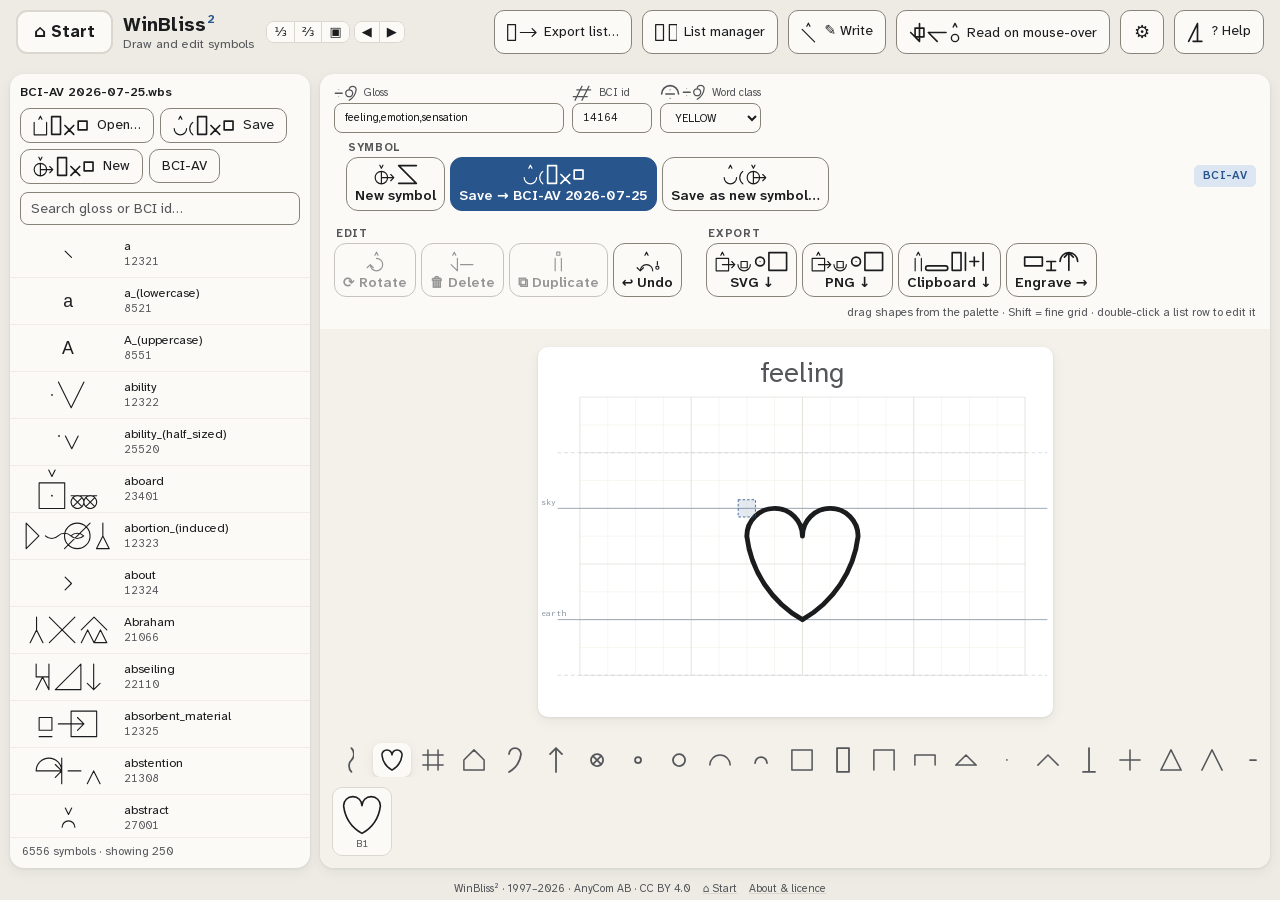
<file: workbench/index.html>
<!DOCTYPE html>
<html lang="en">
<head>
<meta charset="utf-8">
<link rel="manifest" href="manifest.webmanifest">
<meta name="theme-color" content="#28558C">
<link rel="icon" href="icons/favicon.svg" type="image/svg+xml">
<link rel="apple-touch-icon" href="icons/apple-touch-icon.png">
<title>WinBliss²</title>
<meta name="robots" content="noindex, nofollow"><!-- beta: remove at public launch -->
<meta name="viewport" content="width=device-width, initial-scale=1">
<link rel="stylesheet" href="css/wb-fonts.css">
<link rel="stylesheet" href="css/wb-base.css">
<style>
:root{
  --ground:#EDEBE4; --panel:#FBFAF7; --panel-2:#F3F1EA; --ink:#1B1C1E; --dim:#54565A;
  --accent:#28558C; --accent-soft:#DCE6F2; --rule:#DAD7CE; --rule-soft:#EFEDE6;
  --sel:#B4436C; --mono-bg:#EFEDE6; --stage:#FFFFFF; --on-accent:#FFFFFF;
  --grid-a:#D8D5CC; --grid-b:#ECEADE; --staff:#9AA7B8; --staff-dim:#C9CFD8; --staff-text:#8A94A2;
  --shadow:0 1px 3px rgba(25,26,30,.08),0 4px 14px rgba(25,26,30,.06);
}
@media (prefers-color-scheme: dark){
  :root:not([data-theme="light"]){
    --ground:#141518; --panel:#1E2023; --panel-2:#26282C; --ink:#E8E6E1; --dim:#A5A7AB;
    --accent:#7FA8DB; --accent-soft:#223146; --rule:#33363B; --rule-soft:#2A2C30;
    --sel:#E0759E; --mono-bg:#26282A; --stage:#17181B; --on-accent:#141518;
    --grid-a:#33363C; --grid-b:#232529; --staff:#5A6A80; --staff-dim:#3A4350; --staff-text:#78828F;
    --shadow:0 1px 3px rgba(0,0,0,.4),0 4px 14px rgba(0,0,0,.3);
  }
}
:root[data-theme="dark"]{
  --ground:#141518; --panel:#1E2023; --panel-2:#26282C; --ink:#E8E6E1; --dim:#A5A7AB;
  --accent:#7FA8DB; --accent-soft:#223146; --rule:#33363B; --rule-soft:#2A2C30;
  --sel:#E0759E; --mono-bg:#26282A; --stage:#17181B; --on-accent:#141518;
  --grid-a:#33363C; --grid-b:#232529; --staff:#5A6A80; --staff-dim:#3A4350; --staff-text:#78828F;
  --shadow:0 1px 3px rgba(0,0,0,.4),0 4px 14px rgba(0,0,0,.3);
}
*{box-sizing:border-box}
html,body{height:100%}
body{margin:0;font-family:'Atkinson Hyperlegible Next','Atkinson Hyperlegible',system-ui,sans-serif;
  font-size:14px;color:var(--ink);background:var(--ground);display:flex;flex-direction:column;}
button:disabled{opacity:.45;cursor:default;pointer-events:none}
input:focus,select:focus,button:focus-visible{outline:2px solid var(--accent);outline-offset:1px}
/* links and role="button" get the same visible ring as buttons (2026-11-12) */
a:focus-visible,textarea:focus-visible,[role="button"]:focus-visible,[tabindex]:not(#stage *):focus-visible{outline:2px solid var(--accent);outline-offset:2px}
.mono{font-family:'Atkinson Hyperlegible Mono',ui-monospace,Menlo,monospace}

header{display:flex;align-items:center;gap:14px;padding:10px 16px 4px;flex:none}
/* ⌂ Start bigger (Håkan, 2026-11-26): an easy target, as in every part (css/wb-base.css) */
#homeLink{display:inline-flex;align-items:center;gap:6px;min-height:44px;padding:8px 16px;flex:none;color:var(--ink);text-decoration:none;
  font-size:17px;font-weight:700;border:2px solid var(--rule);border-radius:11px;background:var(--panel);white-space:nowrap}
#homeLink:hover{border-color:var(--accent);color:var(--accent)}
header button{white-space:nowrap}
header #btnSettings{font-size:20px;line-height:1;padding:2px 10px 4px}
header h1{font-size:17px;margin:0;font-weight:700}
header h1 sup{color:var(--accent);font-size:.62em;font-weight:700;vertical-align:super;margin-left:1px}
/* the line under the name says which view is open */
#subWrite{display:none} body.writing #subWrite{display:inline} body.writing #subEdit{display:none}
#status{font-size:12px;color:var(--dim)}

main{flex:1;display:flex;min-height:0;gap:10px;padding:10px}
.card, #listPanel, #paneB, #editor{background:var(--panel);border-radius:14px;box-shadow:var(--shadow)}

/* ---- left: list panel ---- */
#listPanel{width:300px;flex:none;display:flex;flex-direction:column;min-height:0;overflow:hidden}
.paneHead{display:flex;gap:6px;align-items:center;padding:10px 10px 8px;flex-wrap:wrap}
.paneHead .name{font-weight:600;font-size:12.5px;flex:1 0 100%;white-space:nowrap;overflow:hidden;text-overflow:ellipsis}
#search,#searchB{margin:0 10px 6px;width:calc(100% - 20px)}
.rows{flex:1;overflow-y:auto;min-height:0;border-radius:0 0 0 0}
.rows.dropping{outline:2.5px dashed var(--accent);outline-offset:-5px;background:var(--accent-soft)}
.row.insBefore{box-shadow:inset 0 3px 0 var(--accent)}
.row.insAfter{box-shadow:inset 0 -3px 0 var(--accent)}
.row{display:flex;align-items:center;gap:8px;padding:2px 10px;cursor:pointer;border-bottom:1px solid var(--rule-soft);user-select:none}
.row:hover{background:var(--panel-2)}
.row.sel{background:var(--accent-soft)}
.row .thumb{flex:none;width:96px;height:42px;display:flex;justify-content:center;align-items:center;color:var(--ink);overflow:hidden}
.row .thumb svg{max-width:100%;max-height:100%;width:auto;height:auto}
.row .g{flex:1;font-size:12.5px;line-height:1.25;overflow:hidden}
.row .id{font-size:11px;color:var(--dim)}
.row .editG{visibility:hidden;flex:none;padding:2px 7px;font-size:12px;border-color:transparent;background:transparent}
.row:hover .editG,.row:focus-within .editG{visibility:visible}
.row .editG:hover{border-color:var(--accent)}
.count{padding:6px 12px 8px;font-size:11.5px;color:var(--dim);border-top:1px solid var(--rule-soft)}

/* ---- center: editor ---- */
#editor{flex:1;display:flex;flex-direction:column;min-width:0;min-height:0;overflow:hidden}
#edMeta{display:flex;gap:8px;align-items:flex-end;padding:10px 14px 8px;flex-wrap:wrap}
#edMeta label{font-size:11px;color:var(--dim);display:flex;flex-direction:column;gap:2px}
#gloss{width:230px} #symId{width:80px} #country{width:60px}
/* The canvas may never be hidden (Håkan, 2026-10-14: on a cramped window the
   wrapped meta/tool rows and the palette squeezed the drawing surface to a
   sliver). min-height guarantees it working space; the chrome yields instead
   (compact media query below + the single-row palette). */
#stageWrap{position:relative;flex:1;overflow:auto;background:var(--panel-2);
  display:flex;align-items:flex-start;justify-content:center;padding:18px;min-height:250px}
#stage{background:var(--stage);border-radius:10px;box-shadow:var(--shadow);touch-action:none}
#edTools{display:flex;gap:var(--s2) var(--s5);align-items:flex-end;padding:8px 14px;flex-wrap:wrap}
#edTools .sep{width:1px;height:22px;background:var(--rule);margin:0 4px;align-self:center}
/* named groups of buttons, in Editera and Skriv (2026-11-26): a small name over
   each group, the same buttons in every group, the groups apart by a clear gap */
.tGroup{display:flex;flex-direction:column;gap:3px;min-width:0}
.tLbl{font-size:11px;line-height:1.2;font-weight:700;letter-spacing:.06em;text-transform:uppercase;color:var(--dim);padding-left:2px;white-space:nowrap}
.tBtns{display:flex;gap:5px;flex-wrap:wrap;align-items:center}
/* the symbol over the word, as Memory's buttons with pictures (2026-11-26): narrow
   enough that the groups share a row on a laptop screen, big enough to hit */
.tBtns > button{display:inline-flex;flex-direction:column;align-items:center;justify-content:center;gap:3px;white-space:nowrap;flex:none;
  min-height:54px;min-width:64px;padding:5px 8px 4px;line-height:1.1;font-weight:600;border-radius:var(--r2)}
.tBtns > button > .wbi{margin-right:0}
#edMeta .tGroup{margin-left:var(--s3)}
#edTools .inline{display:flex;align-items:center;gap:5px;font-size:12px;color:var(--dim)}
#edTools input[type=color]{padding:0;width:30px;height:26px;border-radius:6px;cursor:pointer}
#btnInkReset{padding:3px 8px;font-size:11.5px}
.saveGroup{display:flex;gap:8px;flex-wrap:nowrap}
#hint{font-size:11.5px;color:var(--dim);margin-left:auto}

/* ---- palette ---- */
#palette{flex:none;background:var(--panel-2);border-radius:0 0 14px 14px}
#glossXl{font-size:11.5px;color:var(--dim);margin-left:6px;white-space:nowrap}
/* canvas elements: hover glints the line ("click now and THIS is what you
   pick"), keyboard focus glows the same way — focus and selection are one */
#stage .el{transition:filter .12s ease;outline:none}
/* the glint is the SELECTION colour — "click now and it becomes this" (PeO).
   Strong on purpose: thicker pen + triple glow; a thin stroke's shadow alone
   was barely visible (PeO, 2026-08-25). */
/* NB: shadow radii are in the stage's viewBox UNITS (the stroke itself is 35),
   not screen px — px-scale radii were invisible, which was the whole bug */
#stage .el:hover,#stage .el:focus,#stage .el:has(+ .handle:hover){
  stroke-width:50;
  filter:drop-shadow(0 0 20px var(--sel))
         drop-shadow(0 0 55px color-mix(in srgb, var(--sel) 60%, transparent))}
/* dark mode drowns the glow (light strokes on dark ground) — brighter core,
   more layers, and a slight rose tint on the stroke itself */
@media (prefers-color-scheme: dark){
  :root:not([data-theme="light"]) #stage .el:hover,
  :root:not([data-theme="light"]) #stage .el:focus,
  :root:not([data-theme="light"]) #stage .el:has(+ .handle:hover){
    stroke:color-mix(in srgb, var(--ink) 55%, var(--sel));
    filter:drop-shadow(0 0 16px #FF8FC0)
           drop-shadow(0 0 45px color-mix(in srgb, #FF7FB5 65%, transparent))}
}
:root[data-theme="dark"] #stage .el:hover,
:root[data-theme="dark"] #stage .el:focus,
:root[data-theme="dark"] #stage .el:has(+ .handle:hover){
  stroke:color-mix(in srgb, var(--ink) 55%, var(--sel));
  filter:drop-shadow(0 0 16px #FF8FC0)
         drop-shadow(0 0 45px color-mix(in srgb, #FF7FB5 65%, transparent))}
@media (prefers-reduced-motion: reduce){#stage .el{transition:none}}
/* one row always — on narrow windows the family row scrolls sideways instead
   of wrapping into extra rows that eat the canvas height */
#famRow{display:flex;gap:calc(3px * var(--pal, 1));padding:calc(8px * var(--pal, 1)) 12px 0;flex-wrap:nowrap;overflow-x:auto}
#famRow button{padding:4px 7px;border-radius:8px;border-color:transparent;background:transparent;font-weight:600;color:var(--dim);
  display:inline-flex;align-items:center;justify-content:center;
  min-width:calc(38px * var(--pal, 1));height:calc(34px * var(--pal, 1));line-height:0}
#famRow svg{max-height:calc(26px * var(--pal, 1));width:auto}
/* palette size stepper (− / +), far right of the family row */
#palSizer{margin-left:auto;display:flex;gap:2px;align-self:center}
#palSizer button{padding:2px 9px;font-size:15px;font-weight:600;border-radius:8px;
  border-color:transparent;background:transparent;color:var(--dim)}
#palSizer button:hover:not(:disabled){color:var(--accent)}
#palSizer button:disabled{opacity:.35}
#famRow button:hover{color:var(--accent)}
#famRow button.on{background:var(--panel);color:var(--ink);box-shadow:var(--shadow)}
#variantRow{display:flex;gap:calc(8px * var(--pal, 1));padding:calc(10px * var(--pal, 1)) 12px calc(12px * var(--pal, 1));overflow-x:auto;min-height:78px;align-items:flex-end}
/* short windows: the chrome gives, the canvas keeps its space. If even that
   is not enough, the editor column scrolls while the palette stays pinned at
   the bottom — the canvas and the palette are always on screen together. */
@media (max-height: 820px){
  #edMeta{padding:6px 14px 4px}
  #edTools{padding:4px 14px}
  #hint{display:none}
  #stageWrap{padding:10px}
  #variantRow{min-height:64px}
  #editor{overflow-y:auto}
  #palette{position:sticky;bottom:0;z-index:3}
}
.varBtn{display:flex;flex-direction:column;align-items:center;gap:2px;border:1px solid var(--rule);
  border-radius:10px;padding:7px 9px 4px;background:var(--panel);cursor:grab;flex:none;color:var(--ink)}
.varBtn:hover{border-color:var(--accent)}
.varBtn .cap{font-size:min(calc(10px * var(--pal, 1)), 14px);color:var(--dim)}

/* ---- right: pane B ---- */
#paneB{width:300px;flex:none;display:none;flex-direction:column;min-height:0;overflow:hidden}
#paneB.open{display:flex}
#moveBtns{flex-direction:column;gap:6px;justify-content:center;padding:0;display:none;background:none;box-shadow:none}
body.manager #moveBtns{display:flex}
/* in Write mode both panes are vocabulary palettes for composing —
   click/select/drag words into the sentence; the move buttons belong
   to the editor flow and hide. The → sentence button shows only here. */
body.writing #moveBtns{display:none}
/* AAC writing-surface modes (Håkan's field feedback 2026-09-09): each part of
   the apparatus can be switched off to give the text every pixel */
body.writing.wnolist #listPanel,body.writing.wnolist #paneB{display:none}
body.wnochips #wChips{display:none}
body.wnochooser #wChooser{display:none !important}
/* EMBED MODE (?skriv=1 — Philip's MindExpress web window, 2026-09-11): the
   page IS the writing surface. Header, footer and hint go; paddings shrink.
   &verktyg=0 hides the tools row too. Licensing note: the attribution that
   the footer carried stays in every export and on the normal view. */
body.embed header,body.embed #colophon,body.embed #wHint{display:none}
/* the clean view still carries ONE settings button, beside Rensa (PeO
   2026-09-11): the URL sets the start state, ⚙ adjusts in the moment */
#wSettings{display:none;font-size:18px;line-height:1;padding:4px 10px 6px}
body.embed #wSettings{display:inline-block}
#wHelp{display:none} body.embed #wHelp{display:inline-block}
#edBackWrite,#edBackSep{display:none}
#edBackWrite{min-height:40px;font-weight:700}
body.embed #edBackWrite{display:inline-block} body.embed #edBackSep{display:inline-block}
body.embed main{padding:4px;gap:4px}
body.embed #wTools{padding:4px 8px}
body.embed.embed-notools #wTools{display:none}
/* Write mode: the list-management buttons belong to the EDITING view (PeO
   2026-09-09) — the header shows only what serves the writing */
body.writing #btnExportList,body.writing #btnManager{display:none}
/* quick toggles in the header (PeO 2026-09-09): visible in Write mode only —
   pressed = the surface is shown (filled, css/wb-base.css .seg), released =
   switched off. One .seg group since 2026-11-26; no faded or struck-through
   text, so the off state keeps its contrast too. */
#wtSeg{display:none}
body.writing #wtSeg{display:inline-flex}
.wToggle{white-space:nowrap;padding:5px 12px}
.wAddBtn{display:none}
body.writing .wAddBtn{display:inline-block}

dialog{border:none;border-radius:14px;padding:20px;max-width:520px;font:inherit;
  color:var(--ink);background:var(--panel);box-shadow:var(--shadow)}
dialog::backdrop{background:rgba(12,13,16,.45)}
.dlgRows{display:flex;flex-direction:column;gap:12px;min-width:320px}
.dlgRow{display:flex;justify-content:space-between;align-items:center;gap:18px;font-size:13.5px}
#helpDlg{max-width:760px}
/* PDF and Word: sizes and the page in miniature (2026-11-26) */
#pageDlg{max-width:760px;width:min(760px,94vw)}
#pageDlg h2{margin:0 0 4px;font-size:18px}
.pgBody{display:flex;gap:20px;align-items:flex-start;flex-wrap:wrap}
.pgOpts{flex:1 1 300px;min-width:0}
.pgChoices{display:grid;grid-template-columns:repeat(auto-fill,minmax(82px,1fr));gap:6px}
.pgChoice{display:flex;flex-direction:column;align-items:center;justify-content:flex-end;gap:4px;min-height:84px;padding:6px 4px;
  border-width:2px;border-radius:10px;font-size:13px;font-weight:600}
.pgChoice[aria-pressed="true"]{background:var(--accent);border-color:var(--accent);color:var(--on-accent,#fff)}
.pgPic svg{height:var(--h);width:auto;display:block}
.pgPic .bfill{fill:currentColor}
.pgAa{font-family:Helvetica,Arial,sans-serif;line-height:1}
#pgInfo{margin:12px 0 0;font-weight:600;color:var(--dim)}
#pgSheet{--w:190px;flex:none;width:var(--w);aspect-ratio:210/297;padding:var(--pad);box-sizing:border-box;overflow:hidden;
  background:#fff;color:#000;border-radius:3px;box-shadow:0 2px 10px rgba(0,0,0,.28)}
.pgLine{margin-bottom:2px}.pgLine svg{display:block;max-width:100%;height:auto}
.pgBtns{display:flex;gap:8px;justify-content:flex-end;flex-wrap:wrap;margin-top:16px}
.dlgSec{margin:18px 0 8px;font-size:11.5px;font-weight:700;text-transform:uppercase;letter-spacing:.07em;color:var(--dim)}
#stage .staffLbl{font-family:"Atkinson Hyperlegible Mono",ui-monospace,SFMono-Regular,Menlo,monospace}
#stage .stageCap{fill:var(--ink);stroke:none;cursor:text;
  font-family:"Atkinson Hyperlegible Next","Atkinson Hyperlegible",sans-serif}
#stage .stageCap.autoCap{fill:var(--dim)}
#stage .stageCap:hover{fill:var(--accent, var(--ink))}
.capInput{position:absolute;z-index:5;font-size:15px;text-align:center;
  border:1px solid var(--rule);border-radius:6px;padding:2px 8px;background:var(--panel);color:var(--ink)}
.stdBadge{display:inline-block;font-size:10px;font-weight:600;letter-spacing:.03em;
  padding:0 5px;border-radius:5px;vertical-align:1px;border:1px solid transparent}
.stdBadge.std{color:var(--accent);border-color:var(--accent-soft);background:var(--accent-soft)}
.stdBadge.mod{color:#8a5a00;background:rgba(220,160,40,.16);border-color:rgba(220,160,40,.3)}
.stdBadge.own{color:var(--dim);border-color:var(--rule)}
#edStdBadge{margin-left:auto;align-self:center}
#edStdBadge .stdBadge{font-size:11.5px;padding:2px 8px;vertical-align:middle}
/* ---- write view ---- */
#writeView{flex:1;display:none;flex-direction:column;min-width:0;min-height:0;overflow:hidden;
  background:var(--panel);border-radius:14px;box-shadow:var(--shadow)}
body.writing #writeView{display:flex}
/* a file dragged over Write (2026-11-26): the whole surface is the place to let it go */
#writeView{position:relative}
#writeView.fileOver::after{content:attr(data-drop);position:absolute;inset:6px;z-index:40;display:flex;align-items:center;justify-content:center;
  text-align:center;padding:20px;font-size:20px;font-weight:600;color:var(--accent);background:color-mix(in srgb,var(--panel) 86%,transparent);
  border:4px dashed var(--accent);border-radius:16px;pointer-events:none}
body.writing #editor{display:none}
#wInputRow{display:flex;gap:8px;padding:12px 14px 8px}
#wInput{flex:1;font-size:15px;font:inherit;resize:vertical;min-height:38px;padding:8px 10px;border:1px solid var(--rule);border-radius:8px;background:var(--panel);color:var(--ink)}
#wMic{line-height:1}
/* beside the text field (2026-11-26): Diktera and Läs upp are the clear main
   actions; Formfamiljer, Rensa and ⚙ are quiet (css/wb-base.css .quiet). They
   move as one block: on a narrow window the block goes under the text field. */
#wInActs{display:flex;flex-wrap:wrap;gap:6px;align-items:center;align-content:flex-start;flex:0 1 auto;min-width:0}
#wInActs > button{white-space:nowrap;min-height:var(--target)}
.wMain{font-weight:700;background:var(--accent-soft);border:2px solid var(--accent);padding:6px 14px}
.wMain:hover{background:color-mix(in srgb,var(--accent) 22%,var(--panel));border-color:var(--accent)}
#wInActs > .quiet{padding:6px 9px}
/* Narrow window — a third of the screen (the ⅓ button) or zoomed in
   (2026-11-12): the list and the writing surface stack instead of sharing the
   width, which left the text field 22 px wide at 640 px; the buttons beside
   the text field wrap below it. */
#wInputRow{flex-wrap:wrap}
#wInput{flex:1 1 220px}
/* Håkan, 2026-11-26: with a lot of text the text field was squeezed (and even
   pushed out of sight) by the word chips. The text field always shows at least
   two rows and never shrinks; the chips scroll in their own area instead, and
   the tools row keeps its size. */
#wInputRow,#wTools{flex-shrink:0}
#wInput{line-height:1.35;min-height:calc(2.7em + 18px)}
/* words in the text field that got no symbol: another colour, underlined (2026-11-26).
   A text field cannot colour single words, so the text is drawn again in a layer
   behind it (#wInMarks) and the field's own letters are made see-through — only
   once the layer is in place (.marked), so the text never disappears. */
#wInBox{flex:1 1 300px;position:relative;display:flex;min-width:0}
#wInBox > #wInput{flex:1;min-width:0;position:relative;z-index:1}
#wInMarks{position:absolute;pointer-events:none;overflow:hidden;white-space:pre-wrap;overflow-wrap:break-word;word-break:normal;
  color:var(--ink);box-sizing:border-box;display:none}
#wInBox.marked{background:var(--panel);border-radius:8px}
#wInBox.marked #wInMarks{display:block}
#wInBox.marked #wInput{color:transparent;caret-color:var(--ink);background:transparent}
#wInBox.marked #wInput::selection{color:transparent;background:color-mix(in srgb,var(--accent) 30%,transparent)}
#wInput::placeholder{color:var(--dim);opacity:1}
#wNoSymBar{display:flex;align-items:center;flex-wrap:wrap;gap:8px;margin:0 14px 6px;padding:5px 8px 5px 12px;border-radius:10px;flex-shrink:0;
  background:color-mix(in srgb,var(--sel) 9%,var(--panel));border:1px solid color-mix(in srgb,var(--sel) 45%,transparent)}
#wNoSymBar[hidden]{display:none}
#wNoSymCount{flex:1;min-width:10em;color:var(--sel);font-weight:700}
#wNoSymBar button{min-height:36px;font-weight:600}
.wChip.on.unmatched,.wChip.on.fuzzy{outline:3px solid var(--sel);outline-offset:2px}
#wInMarks .noSym{color:var(--sel);text-decoration:underline 2px;text-underline-offset:3px;text-decoration-skip-ink:none}
#wChips{flex:0 1 auto;max-height:40%;overflow-y:auto}
@media (max-width: 900px){
  body.writing main{flex-direction:column}
  body.writing #listPanel,body.writing #paneB.open{width:auto;flex:0 1 auto;max-height:30vh}
  body.writing #writeView{flex:1 1 60vh;min-height:min(60vh,420px);overflow:auto}
  /* the parts keep their size and the writing surface scrolls instead */
  body.writing #writeView > *{flex-shrink:0}
  /* the text field stays in sight at the top while the surface scrolls */
  body.writing #wInputRow{position:sticky;top:0;z-index:3;background:var(--panel)}
  body.writing #wChips{max-height:none}
  body.writing #wPreviewWrap{min-height:240px}
  /* the header buttons (Skriv, ⚙, ?) wrap to a second row instead of going off screen */
  header{flex-wrap:wrap;row-gap:6px}
  /* a long button name (Spara → the list's name) wraps instead of being cut off */
  .tBtns > button{white-space:normal;max-width:100%;text-align:center}
}
/* live recording state: unmistakably red and pulsing (steady red when the
   user prefers reduced motion) */
#wMic.recording{background:#C62828;border-color:#C62828;color:#fff;font-size:14px;
  animation:micPulse 1.2s ease-in-out infinite}
@keyframes micPulse{0%,100%{box-shadow:0 0 0 0 rgba(198,40,40,.45)}50%{box-shadow:0 0 0 7px rgba(198,40,40,0)}}
@media (prefers-reduced-motion: reduce){#wMic.recording{animation:none}}
#wChips{display:flex;gap:10px;padding:6px 14px;flex-wrap:wrap;align-items:flex-end;min-height:64px}
.wChip{display:flex;flex-direction:column;align-items:center;gap:2px;border:1px solid var(--rule);
  border-radius:10px;padding:6px 9px 3px;background:var(--panel-2);cursor:pointer;color:var(--ink)}
.wChip:hover{border-color:var(--accent)}
.wChip.on{border-color:var(--accent);outline:2px solid var(--accent-soft)}
.wChip.unmatched{border-style:dashed;color:var(--dim)}
.wChip.fuzzy{border-style:dashed;border-color:#c99b2e}
.wBr{flex-basis:100%;height:0}
.wChip .cap{font-size:10.5px;color:var(--dim)}
/* Bliss-glosor's writing rules (2026-11-19): a left-out word (an article, "ska"
   before a verb in the future) and the note under a synonym or derived verb */
.wChip.skipped{border-style:dashed;opacity:.75}
.wChip .skipWord{font-size:15px;text-decoration:line-through;color:var(--dim);padding:6px 4px}
.wChip .note,.varBtn .note{font-size:10px;color:var(--accent)}
.wGuessHead{flex:1 0 100%;margin:0 0 4px;font-size:12.5px;color:var(--dim)}
.wChip svg{max-height:42px;width:auto}
#wChooser{margin:0 14px 6px;padding:10px 12px;border:1px solid var(--rule);border-radius:10px;background:var(--panel-2)}
#wChooser .wCands{display:flex;gap:8px;flex-wrap:wrap;margin-bottom:8px}
#wChooser .wInds{display:flex;gap:6px;flex-wrap:wrap;align-items:center;font-size:12px;color:var(--dim)}
#wChooser button.sel{border-color:var(--accent);background:var(--accent-soft)}
#wChooser .wInds kbd{font:inherit;font-size:9.5px;color:var(--dim);margin-left:5px;
  border:1px solid var(--rule);border-radius:4px;padding:0 3px;background:var(--panel)}
/* centre via margin:auto, NOT align/justify-center: flex-centering makes the
   top of oversized content unscrollable (caught by PeO + Håkan 2026-09-09) */
#wPreviewWrap{flex:1;overflow:auto;background:var(--panel-2);display:flex;padding:14px;min-height:0}
/* the writing surface is a full-width PAGE, not a floating card — lines start
   at the left margin like a document (PeO 2026-09-09) */
#wPreview{background:var(--stage);border-radius:10px;box-shadow:var(--shadow);padding:16px 26px;width:100%;margin:auto}
/* the tools under the page: Dokument · Dela · Skicka till (2026-11-26) */
#wTools{display:flex;gap:var(--s2) var(--s5);align-items:flex-end;flex-wrap:wrap;padding:8px 14px 10px;border-top:1px solid var(--rule-soft)}
#wHint{font-size:11.5px;color:var(--dim);margin-left:auto;flex:1 1 14em;text-align:right;align-self:center}
.bIcon{margin-right:7px;display:inline-block;line-height:0;vertical-align:middle}
.bIcon:empty{display:none}
.bIcon svg{height:17px;width:auto;vertical-align:middle}
/* indicator glyphs on the Form buttons: small characters, keep them modest */
.indIcon{margin-right:5px}
.indIcon svg{height:12px}
.helpCols{display:flex;gap:28px;flex-wrap:wrap}
.helpCols section{flex:1;min-width:280px}
.helpCols h3{font-size:13px;margin:10px 0 6px;color:var(--dim);text-transform:uppercase;letter-spacing:.04em}
.keys{border-collapse:collapse;font-size:13px;width:100%}
.keys td{padding:3.5px 10px 3.5px 0;vertical-align:top;border-bottom:1px solid var(--rule-soft)}
.keys td:first-child{white-space:nowrap;color:var(--dim)}
kbd{font-family:'Atkinson Hyperlegible Mono',ui-monospace,monospace;font-size:11.5px;background:var(--mono-bg);
  border:1px solid var(--rule);border-radius:5px;padding:1px 5px;margin:0 1px}
.toast{position:fixed;bottom:18px;left:50%;transform:translateX(-50%);background:var(--ink);color:var(--ground);
  padding:8px 16px;border-radius:10px;font-size:13px;opacity:0;transition:opacity .25s;pointer-events:none;z-index:50}
.toast.show{opacity:.95}
#colophon{flex:none;display:flex;flex-wrap:wrap;justify-content:center;gap:0 12px;text-align:center;
  padding:3px 12px 5px;font-size:11px;line-height:1.3;color:var(--dim)}
#colophon a{color:var(--dim);text-decoration-color:var(--rule)}
#colophon a:hover{color:var(--accent)}
/* Formfamiljer inside Skriv (Håkan, 2026-10-30): an overlay over the writing
   page, so a word is fetched without leaving the Skriv window */
#famOverlay{position:fixed;inset:0;z-index:40;background:rgba(20,21,24,.45);display:flex;
  align-items:center;justify-content:center;padding:2vh 2vw}
#famOverlay[hidden]{display:none}
#famBox{background:var(--panel);border-radius:14px;box-shadow:var(--shadow);width:100%;height:100%;
  max-width:1400px;display:flex;flex-direction:column;overflow:hidden}
#famHead{display:flex;align-items:center;gap:10px;padding:8px 10px 8px 16px;border-bottom:1px solid var(--rule)}
#famHead .grow{flex:1;color:var(--dim);font-size:13px}
#famFrame{flex:1;border:0;width:100%;background:var(--ground)}
@media (prefers-reduced-motion: reduce){ *{transition:none !important} }
</style>
</head>
<body>
<header>
  <!-- the same visible way home as the other parts (PeO, 2026-09-25); the footer
       link stays for whoever looks there. Hidden in embed mode with the header. -->
  <a id="homeLink" href="start.html" title="To the start page">⌂ Start</a>
  <!-- the name and, small under it, which view is open (the shared top bar, 2026-11-26) -->
  <div class="wbTitle"><h1>WinBliss<sup>2</sup></h1><span class="sub"><span id="subWrite">Write in Bliss</span><span id="subEdit">Draw and edit symbols</span></span></div>
  <span class="grow"></span>
  <button id="btnExportList"><span class="bIcon"></span>Export list…</button>
  <button id="btnManager"><span class="bIcon"></span>List manager</button>
  <!-- Skriv: what the writing surface shows, one row of on/off choices (pressed = shown) -->
  <span id="wtSeg" class="seg" role="group" aria-label="Show">
    <button id="wtList" class="wToggle" title="Show or hide the word list" aria-pressed="true">List</button>
    <button id="wtChips" class="wToggle" title="Show or hide the word alternatives" aria-pressed="true">Words</button>
    <button id="wtChooser" class="wToggle" title="Show or hide the form row" aria-pressed="true">Forms</button>
  </span>
  <button id="btnWrite">✎ Write</button>
  <button id="btnSettings" title="Settings" aria-label="Settings">⚙</button>
  <button id="btnHelp" title="Help & keyboard shortcuts (?)" aria-label="Help and keyboard shortcuts">? Help</button>
</header>
<main>
  <section id="listPanel" aria-label="Symbol list">
    <div class="paneHead">
      <span class="name" id="listAName">BCI-AV 2026-07-25</span>
      <button id="btnOpen">Open…</button>
      <button id="btnSaveList">Save</button>
      <button id="btnNewList" title="Empty the list">New</button>
      <button id="btnResetStd" title="Reload the shipped BCI-AV 2026 standard">BCI-AV</button>
      <button id="wAddA" class="wAddBtn" title="Append the selected symbols to the sentence">→ sentence</button>
    </div>
    <input id="search" type="search" placeholder="Search gloss or BCI id…" autocomplete="off">
    <div class="rows" id="rowsA" tabindex="0"></div>
    <div class="count" id="countA"></div>
  </section>

  <div id="moveBtns">
    <button id="mvSelR" title="Move selected right">▶</button>
    <button id="mvAllR" title="Move all right">⏩</button>
    <button id="mvSelL" title="Move selected left">◀</button>
    <button id="mvAllL" title="Move all left">⏪</button>
  </div>

  <section id="writeView" aria-label="Write in Bliss" data-drop="Drop the PDF from BlissOnline, or a WinBliss document, here">
    <div id="wInputRow">
      <div id="wInBox"><div id="wInMarks" aria-hidden="true"></div><textarea id="wInput" rows="2" placeholder="Write — every word becomes Bliss; new line = new line…" autocomplete="off"></textarea></div>
      <!-- the two main actions beside the text, then the quieter ones (2026-11-26);
           the buttons move as one block, so none is left alone on a row -->
      <div id="wInActs">
        <button id="wMic" class="wMain" title="Dictate" aria-label="Dictate">🎤 Dictate</button>
        <button id="wAI" title="Let AI interpret the sentence into Bliss grammar — every choice stays editable" style="display:none">✨ Interpret</button>
        <button id="wSpeak" class="wMain" title="Read the text aloud (click again to stop)">🔊 Read aloud</button>
        <button id="wFam" class="quiet" title="Fetch a word from Form families without leaving Write">⬡ Form families…</button>
        <button id="wClear" class="quiet">Clear</button>
        <button id="wSettings" class="quiet" title="Settings" aria-label="Settings">⚙</button>
        <!-- the header (and its ? Help) is hidden when embedded: help in the tools row instead -->
        <button id="wHelp" class="quiet" title="Help: all keyboard shortcuts">? Help</button>
      </div>
    </div>
    <!-- the words that got no symbol, one at a time (2026-11-26): each opens its choices -->
    <div id="wNoSymBar" role="group" aria-labelledby="wNoSymCount" hidden>
      <span id="wNoSymCount" aria-live="polite"></span>
      <button id="wNoSymPrev">◀ Previous</button>
      <button id="wNoSymNext">Next ▶</button>
    </div>
    <div id="wChips" role="group" aria-label="Sentence words"></div>
    <div id="wChooser" hidden></div>
    <div id="wPreviewWrap"><div id="wPreview"></div></div>
    <!-- the tools under the page, in named groups (2026-11-26): the small visible
         name is for the eye, the group's aria-label for a screen reader -->
    <div id="wTools">
      <div class="tGroup" id="wgDoc" role="group" aria-label="Document">
        <span class="tLbl" id="wgDocL" aria-hidden="true">Document</span>
        <div class="tBtns">
          <button id="wOpenDoc">Open…</button>
          <button id="wSaveDoc">Save ↓</button>
        </div>
      </div>
      <div class="tGroup" id="wgShare" role="group" aria-label="Share">
        <span class="tLbl" id="wgShareL" aria-hidden="true">Share</span>
        <div class="tBtns">
          <button id="wPrint">PDF…</button>
          <button id="wDoc">Word ↓</button>
          <button id="wPNG">PNG ↓</button>
          <button id="wSVG">SVG ↓</button>
          <button id="wClip">Clipboard ↓</button>
        </div>
      </div>
      <div class="tGroup" id="wgSend" role="group" aria-label="Send to">
        <span class="tLbl" id="wgSendL" aria-hidden="true">Send to</span>
        <div class="tBtns">
          <button id="wToShow" title="The text as a new slide in Slideshow">→ Slideshow</button>
          <button id="wToTag" title="The symbols onto an engraving tag">→ Engraving tag</button>
        </div>
      </div>
      <span id="wHint">every word can be adjusted — click it · unmatched words become text, or new symbols of your own</span>
    </div>
  </section>

  <section id="paneB" aria-label="Second list">
    <div class="paneHead">
      <span class="name" id="listBName">(empty list)</span>
      <button id="btnOpenB">Open…</button>
      <button id="btnSaveB">Save</button>
      <button id="btnNewB">New</button>
      <button id="wAddB" class="wAddBtn" title="Append the selected symbols to the sentence">→ sentence</button>
      <button id="btnCloseB" title="Close pane">✕</button>
    </div>
    <input id="searchB" placeholder="Search gloss or BCI id…" autocomplete="off">
    <div class="rows" id="rowsB" tabindex="0"></div>
    <div class="count" id="countB"></div>
  </section>

  <section id="editor" aria-label="Symbol editor">
    <div id="edMeta">
      <label>Gloss <input id="gloss" placeholder="new_symbol"><span id="glossXl" style="display:none"></span></label>
      <label>BCI id <input id="symId" class="mono" placeholder="—" title="Only BCI assigns standard ids"></label>
      <label>Word class <select id="wclass">
        <option>YELLOW</option><option>RED</option><option>GREEN</option>
        <option>BLUE</option><option>WHITE</option><option>GRAY</option></select></label>
      <label style="display:none">Origin <input id="country" value="SWE"></label>
      <!-- the toolbar in named groups (2026-11-26): Symbol beside its name and id,
           then Edit and Export on the row under it; the save is the one primary -->
      <div class="tGroup" id="edgSym" role="group" aria-label="Symbol">
        <span class="tLbl" id="edgSymL" aria-hidden="true">Symbol</span>
        <div class="tBtns">
          <button id="btnNewSym">New symbol</button>
          <button id="btnAddToList" class="primary">Save to list</button>
          <button id="btnAddToListB" class="primary" style="display:none"></button>
          <button id="btnSaveAsNew" title="Save the drawing as a new symbol with its own id — the symbol it was made from stays as it was">Save as new symbol…</button>
        </div>
      </div>
      <span id="edStdBadge"></span>
    </div>
    <!-- Toolbar ABOVE the canvas (PeO, 2026-08-25): tab order runs
         meta -> tools -> canvas shapes -> palette, so moving between the
         shapes and the palette never crosses the whole toolbar. -->
    <div id="edTools">
      <!-- embed mode hides the header, so "open in editor" needs a way back (Håkan, 2026-09-24) -->
      <button id="edBackWrite">← Write</button>
      <span class="sep" id="edBackSep"></span>
      <div class="tGroup" id="edgEdit" role="group" aria-label="Edit">
        <span class="tLbl" id="edgEditL" aria-hidden="true">Edit</span>
        <div class="tBtns">
          <button id="btnRotate" title="R">⟳ Rotate</button>
          <button id="btnDelete" title="Delete/Backspace">🗑 Delete</button>
          <button id="btnDup" title="D">⧉ Duplicate</button>
          <button id="btnUndo" title="Cmd/Ctrl+Z">↩ Undo</button>
        </div>
      </div>
      <div class="tGroup" id="edgExport" role="group" aria-label="Export">
        <span class="tLbl" id="edgExportL" aria-hidden="true">Export</span>
        <div class="tBtns">
          <button id="btnExportSVG">SVG ↓</button>
          <button id="btnExportPNG">PNG ↓</button>
          <button id="btnCopyClip">Clipboard ↓</button>
          <button id="btnGravyr" title="Open the symbol on an engraving tag">Engrave →</button>
        </div>
      </div>
      <span id="hint">drag shapes from the palette · Shift = fine grid · double-click a list row to edit it</span>
    </div>
    <div id="stageWrap"><svg id="stage" tabindex="0" aria-label="Editing canvas"></svg></div>
    <div id="palette">
      <div id="famRow" role="tablist" aria-label="Shape families"></div>
      <div id="variantRow"></div>
    </div>
  </section>
</main>
<!-- Compact footer (Håkan, 2026-09-24: on a low-res screen with enlarged text the two-line
     colophon ate the workspace). The full attribution lives in Settings → About & licence. -->
<footer id="colophon">
  <span>WinBliss² · 1997–2026 · AnyCom AB · CC BY 4.0</span>
  <a href="start.html" title="Till startsidan">⌂ Start</a>
  <a href="#" id="aboutLink">About &amp; licence</a>
</footer>
<div id="famOverlay" hidden>
  <div id="famBox" role="dialog" aria-modal="true" aria-labelledby="famTitle">
    <div id="famHead">
      <b id="famTitle">Form families</b>
      <span class="grow" id="famSub">pick a word, then “Send to Write” — it lands at the end of your text</span>
      <button id="famClose" title="Back to Write (Esc)">✕ Close</button>
    </div>
    <iframe id="famFrame" title="Form families"></iframe>
  </div>
</div>
<div class="toast" id="toast" role="status"></div>

<dialog id="helpDlg" aria-label="Help and keyboard shortcuts">
  <h2 style="margin:0 0 4px;font-size:16px">Keyboard shortcuts</h2>
  <p style="margin:0 0 14px;color:var(--dim);font-size:12.5px">WinBliss can be driven entirely from the keyboard.</p>
  <div class="helpCols">
    <section>
      <h3>Canvas (editing)</h3>
      <table class="keys">
        <tr><td><kbd>←</kbd><kbd>→</kbd><kbd>↑</kbd><kbd>↓</kbd></td><td>move selected elements</td></tr>
        <tr><td><kbd>Shift</kbd>+arrows / drag</td><td>fine grid (1 unit)</td></tr>
        <tr><td><kbd>R</kbd></td><td>rotate (cycles the four orientations)</td></tr>
        <tr><td><kbd>D</kbd></td><td>duplicate</td></tr>
        <tr><td><kbd>Delete</kbd></td><td>delete selected</td></tr>
        <tr><td><kbd>⌘/Ctrl</kbd>+<kbd>Z</kbd></td><td>undo</td></tr>
        <tr><td><kbd>⌘/Ctrl</kbd>+<kbd>A</kbd></td><td>select all elements</td></tr>
        <tr><td><kbd>⌘/Ctrl</kbd>+click</td><td>add/remove from selection</td></tr>
        <tr><td>double-click text element</td><td>edit its text</td></tr>
      </table>
    </section>
    <section>
      <h3>Shape palette</h3>
      <table class="keys">
        <tr><td><kbd>Tab</kbd> → family, <kbd>Enter</kbd></td><td>open family; focus jumps to its first shape</td></tr>
        <tr><td><kbd>←</kbd><kbd>→</kbd></td><td>browse shapes</td></tr>
        <tr><td><kbd>Enter</kbd>/<kbd>Space</kbd></td><td>add the focused shape to the canvas</td></tr>
      </table>
      <h3>Symbol lists</h3>
      <table class="keys">
        <tr><td>click</td><td>open the symbol in the editor</td></tr>
        <tr><td><kbd>⌘/Ctrl</kbd>+click, <kbd>Shift</kbd>+click</td><td>multi-select, range select</td></tr>
        <tr><td><kbd>F2</kbd></td><td>edit gloss &amp; synonyms (<kbd>Enter</kbd> saves, <kbd>Esc</kbd> cancels)</td></tr>
        <tr><td>drag a row</td><td>reorder in place · drag to the other list copies (<kbd>Shift</kbd> moves) · drop on the canvas to merge</td></tr>
      </table>
      <h3>Everywhere</h3>
      <table class="keys">
        <tr><td><kbd>?</kbd></td><td>this help</td></tr>
        <tr><td><kbd>Esc</kbd></td><td>close any dialog</td></tr>
        <tr><td><kbd>Alt</kbd>+<kbd>P</kbd></td><td>read aloud / stop reading (Write, Slideshow, Form families)</td></tr>
        <tr><td><kbd>$</kbd> then <kbd>C</kbd>/<kbd>S</kbd>/<kbd>O</kbd>/<kbd>H</kbd></td>
          <td>copy · save · open · start page — pressed one at a time, nothing held down;
          the same keys in every WinBliss part (<kbd>$</kbd><kbd>?</kbd> lists them)</td></tr>
      </table>
    </section>
  </div>
  <form method="dialog" style="display:flex;justify-content:flex-end;gap:8px;margin-top:16px">
    <button type="button" id="helpSwitch">Steering and shortcuts…</button>
    <button value="done" class="primary" autofocus>Done</button>
  </form>
</dialog>

<dialog id="settingsDlg" aria-label="Settings">
  <h2 style="margin:0 0 14px;font-size:16px">Settings</h2>
  <h3 class="dlgSec" style="margin:0 0 8px">Interface</h3>
  <div class="dlgRows">
    <label class="dlgRow"><span>Language</span>
      <select id="setLang">
        <option value="en">English</option>
        <option value="sv">Svenska</option>
      </select></label>
    <label class="dlgRow"><span>Symbol glosses</span>
      <select id="setGloss"></select></label>
    <label class="dlgRow"><span>Theme</span>
      <select id="setTheme">
        <option value="auto">Follow system</option>
        <option value="light">Light</option>
        <option value="dark">Dark</option>
      </select></label>
  </div>
  <h3 class="dlgSec">Export</h3>
  <div class="dlgRows">
    <label class="dlgRow">Ink colour
      <span style="display:flex;gap:8px;align-items:center">
        <input type="color" id="inkColor" value="#1b1c1e">
        <button id="btnInkReset" title="Follow the light/dark theme">auto</button>
      </span></label>
    <label class="dlgRow"><span>Background</span>
      <span style="display:flex;gap:8px;align-items:center">
        <select id="bgMode">
          <option value="transparent">Transparent</option>
          <option value="white">White</option>
          <option value="class">Word-class colour</option>
          <option value="custom">Custom…</option>
        </select>
        <input type="color" id="bgColor" value="#000000" style="display:none" aria-label="Custom background colour">
      </span></label>
    <label class="dlgRow"><span>Text</span>
      <select id="expText">
        <option value="none">Without text</option>
        <option value="top">Above the symbol</option>
        <option value="bottom">Below the symbol</option>
      </select></label>
    <label class="dlgRow"><span>Size (px per unit)</span>
      <input type="number" id="expUnit" value="24" min="4" max="96" style="width:70px"></label>
  </div>
  <h3 class="dlgSec">Write view</h3>
  <div class="dlgRows">
    <label class="dlgRow"><span>Show the word list</span>
      <input type="checkbox" id="wsList" checked></label>
    <label class="dlgRow"><span>Show word alternatives</span>
      <input type="checkbox" id="wsChips" checked></label>
    <label class="dlgRow"><span>Show the form row</span>
      <input type="checkbox" id="wsChooser" checked></label>
    <label class="dlgRow"><span>Symbol size (px per square)</span>
      <input type="number" id="wsUnit" value="11" min="6" max="60" style="width:70px"></label>
    <label class="dlgRow"><span>Text size (%)</span>
      <input type="number" id="wsText" value="100" min="0" max="300" step="10" style="width:70px"></label>
    <label class="dlgRow"><span>Word spacing (squares)</span>
      <input type="number" id="wsGap" value="8" min="1" max="40" style="width:70px"></label>
    <label class="dlgRow"><span>Line thickness</span>
      <input type="number" id="wsPen" value="35" min="15" max="150" step="5" style="width:70px"></label>
  </div>
  <h3 class="dlgSec" id="setSpeakHead">Read aloud</h3>
  <div class="dlgRows">
    <label class="dlgRow"><span>Voice</span>
      <select id="setVoice"></select></label>
    <label class="dlgRow"><span>Reading speed</span>
      <span style="display:flex;gap:8px;align-items:center">
        <input type="range" id="setRate" min="0.5" max="1.6" step="0.05" value="0.9" style="width:140px">
        <button id="btnVoiceTest" type="button">▶ Test</button>
      </span></label>
  </div>
  <p id="setVoiceNote" style="margin:6px 0 4px;font-size:12px;line-height:1.45;color:var(--dim)">The list shows the voices this browser has. Edge has more (also women's voices online); on Windows more can be added under Settings → Time &amp; language → Speech.</p>
  <p id="setSpeakKey" style="margin:0 0 4px;font-size:13px;line-height:1.45">Alt+P — read aloud, or stop reading. Works in Write, Slideshow and Form families.</p>
  <h3 class="dlgSec" id="aboutHead">About &amp; licence</h3>
  <p id="aboutText" style="margin:0;font-size:12.5px;line-height:1.45;color:var(--dim)">
    <span id="aboutA">WinBliss² · THE Bliss tool 1997–2026 · © 2026 AnyCom AB · CC BY 4.0.</span><br>
    <span id="aboutB">Blissymbolics © C.K. Bliss 1949, 1965 · symbols © Blissymbolics Communication International (BCI),
    distributed under CC BY-SA 4.0 — conforming to the BCI Authorized Vocabulary,</span>
    <a href="https://www.blissymbolics.org" target="_blank" rel="noopener">blissymbolics.org</a><br>
    <span id="aboutC">Writing rules from Bliss-glosor © 2026 John Säbom (MIT) · synonyms Swesaurus and word frequencies
    SUC 3.0 © Språkbanken Text, University of Gothenburg, CC BY 4.0.</span>
  </p>
  <p id="aboutSlogan" lang="sv" style="margin:10px 0 0;font-size:15px;font-weight:600;letter-spacing:.04em">Intryck Uttryck Avtryck</p>
  <div style="display:flex;gap:8px;margin-top:18px;flex-wrap:wrap">
    <button id="btnWbxSave">Save preferences</button>
    <button id="btnWbxOpen">Load preferences</button>
    <span style="flex:1"></span>
    <form method="dialog" style="display:inline"><button value="done" class="primary" autofocus>Done</button></form>
  </div>
</dialog>

<!-- PDF and Word (2026-11-26): the symbols' and the words' size, with the first page in miniature -->
<dialog id="pageDlg" aria-labelledby="pgTitle">
  <h2 id="pgTitle"></h2>
  <div class="pgBody">
    <div class="pgOpts">
      <div class="dlgSec" id="pgSymHead"></div>
      <div id="pgSym" class="pgChoices" role="group" aria-labelledby="pgSymHead"></div>
      <div class="dlgSec" id="pgTextHead"></div>
      <div id="pgText" class="pgChoices" role="group" aria-labelledby="pgTextHead"></div>
      <p id="pgInfo" aria-live="polite"></p>
    </div>
    <div id="pgSheet" aria-hidden="true"></div>
  </div>
  <div class="pgBtns">
    <button type="button" id="pgCancel">Cancel</button>
    <button type="button" id="pgWord">Save Word ↓</button>
    <button type="button" id="pgPrint" class="primary">Print or PDF…</button>
  </div>
</dialog>

<dialog id="nameDlg" aria-labelledby="nameMsg">
  <p id="nameMsg" style="margin:0 0 10px;max-width:46ch"></p>
  <input id="nameInput" autocomplete="off" style="width:100%;margin-bottom:16px">
  <div style="display:flex;gap:8px;justify-content:flex-end">
    <button type="button" id="nameCancel">Cancel</button>
    <button type="button" id="nameOk" class="primary">OK</button>
  </div>
</dialog>

<dialog id="confirmDlg" aria-labelledby="confirmMsg">
  <p id="confirmMsg" style="margin:0 0 16px;max-width:46ch"></p>
  <form method="dialog" style="display:flex;gap:8px;justify-content:flex-end">
    <button value="cancel" id="confirmCancel">Cancel</button>
    <button value="ok" id="confirmOk" class="primary" autofocus>OK</button>
  </form>
</dialog>

<dialog id="dirtyDlg">
  <p id="dirtyMsg" style="margin:0 0 6px;font-weight:600"></p>
  <p style="margin:0 0 16px;color:var(--dim)">Save it to the list before opening the next symbol?</p>
  <form method="dialog" style="display:flex;gap:8px;justify-content:flex-end">
    <button value="cancel">Cancel</button>
    <button value="discard">Don't save</button>
    <button value="save" class="primary" autofocus>Save</button>
  </form>
</dialog>

<script src="js/shared/lang.js"></script>
<script src="js/shared/styrning.js"></script>
<script src="js/shared/pwa.js"></script>
<script src="js/shared/window.js"></script>
<script src="js/shared/speak.js"></script>
<script src="js/shared/hovertal.js"></script>
<script src="js/shared/wbs.js"></script>
<script src="js/engine/bliss-shapes.js"></script>
<script src="js/engine/bliss-engine.js"></script>
<script src="js/data/bliss-data.js"></script>
<script src="js/data/glosses.js"></script>
<script src="js/shared/shortcuts.js"></script>
<script src="js/shared/switch.js"></script>
<script src="js/shared/sv-morph.js"></script>
<script src="js/shared/bliss-grammar.js"></script>
<script src="js/data/bliss-skriv-data.js"></script>
<script src="js/data/bliss-synonymer.js"></script>
<script src="js/data/bliss-harledda.js"></script>
<script src="js/shared/bliss-skriv.js"></script>
<script src="js/shared/skriv-glosor.js"></script>
<script src="js/shared/pdf-vektor.js"></script>
<script src="js/shared/blissonline.js"></script>
<script src="js/data/blissonline-glyfer.js"></script>
<script src="js/editor/app.js"></script>
<script src="js/editor/i18n.js"></script>
<script src="js/shared/ikoner.js"></script>
<script src="js/editor/ikoner.js"></script>
</body>
</html>
</file>
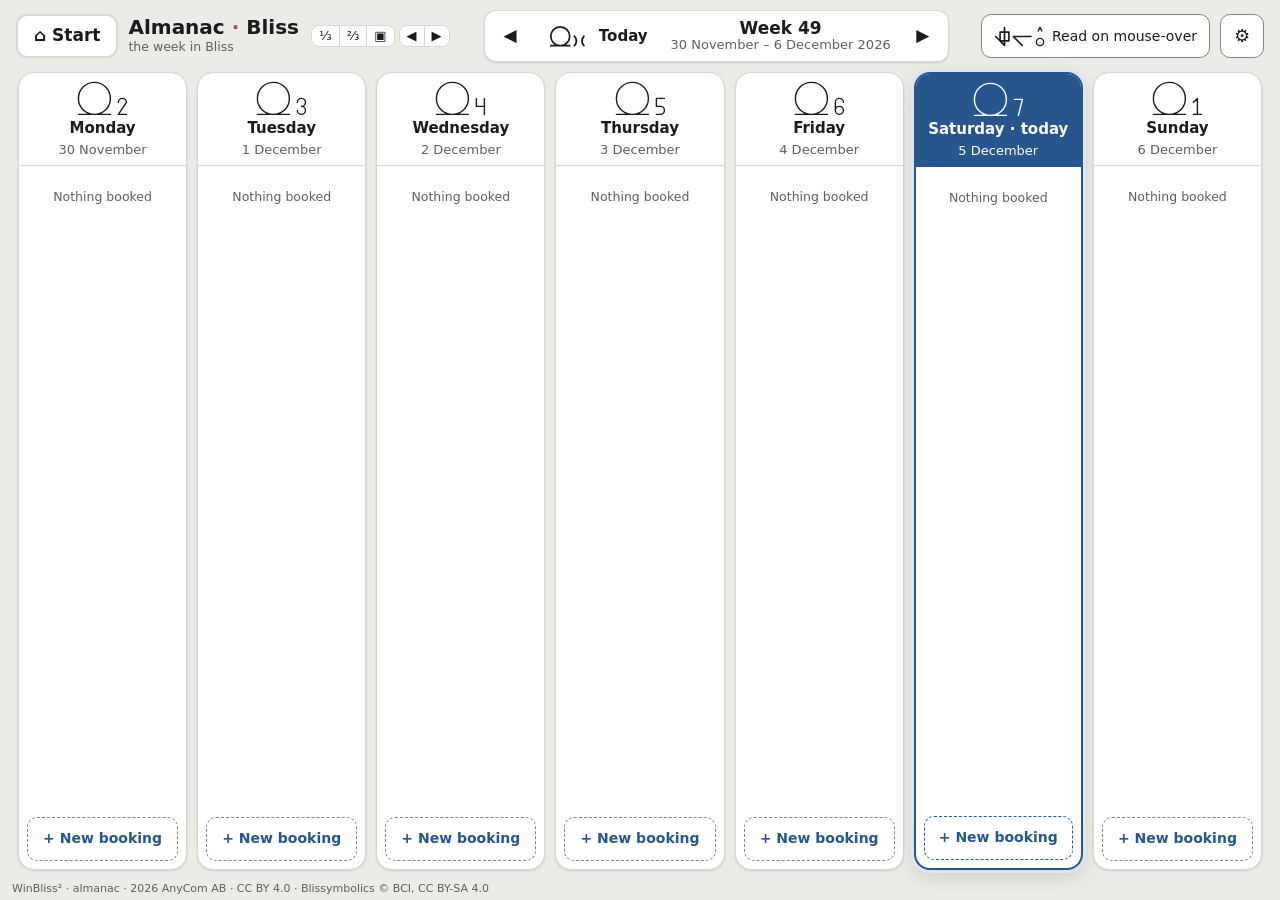
<file: workbench/almanacka.html>
<!DOCTYPE html>
<html lang="sv">
<head>
<meta charset="utf-8">
<link rel="manifest" href="manifest.webmanifest">
<meta name="theme-color" content="#28558C">
<link rel="icon" href="icons/favicon.svg" type="image/svg+xml">
<link rel="apple-touch-icon" href="icons/apple-touch-icon.png">
<title>WinBliss² — Almanacka</title>
<meta name="robots" content="noindex, nofollow">
<meta name="viewport" content="width=device-width, initial-scale=1">
<link rel="stylesheet" href="css/wb-base.css">
<link rel="stylesheet" href="css/wb-blisstext.css">
<style>
/* A simplified Bliss almanac (Håkan, 2026-11-08): one week at a time, a
   column per day with its Bliss weekday symbol, bookings written in Bliss.
   Local first — kept in this browser, saved and exported as files. */
/* the whole page fits the window (Håkan, 2026-11-08): the week takes the room
   that is left, and a day with many bookings scrolls inside its own column */
html,body{height:100%}
body{font-family:"Atkinson Hyperlegible Next","Atkinson Hyperlegible",system-ui,sans-serif;
  background:var(--bg);color:var(--ink);height:100vh;height:100dvh;display:flex;flex-direction:column;overflow:hidden}
/* the week's bar (2026-11-26): ◀ Idag | Vecka 48 / dates | ▶ as one calm pill, in the
   middle of the top bar — with room, exactly in the middle of the window */
header{position:relative}
#weekNav{display:flex;align-items:center;gap:var(--s1);padding:3px;border:1px solid var(--rule);border-radius:var(--r2);
  background:var(--panel);box-shadow:var(--shadow-1)}
#weekNav button{min-height:var(--target);min-width:var(--target);font-size:17px;padding:6px 12px;border-color:transparent;background:transparent}
#weekNav button:hover{border-color:var(--line);background:color-mix(in srgb,var(--accent) 7%,var(--panel))}
#weekNav #thisWeek{font-size:15px;font-weight:700;display:inline-flex;align-items:center;gap:4px}
#weekNav #thisWeek.away{border-color:var(--accent);color:var(--accent)}
#weekLabel{display:flex;flex-direction:column;align-items:center;justify-content:center;line-height:1.15;min-width:17ch;padding:0 6px;text-align:center}
#weekLabel b{font-size:17px}
#weekLabel span{font-size:13px;color:var(--dim);white-space:nowrap}
@media (min-width:1320px){#weekNav{position:absolute;left:50%;top:50%;transform:translate(-50%,-50%)}}
main{flex:1;min-height:0;display:grid;grid-template-columns:repeat(7,minmax(0,1fr));grid-template-rows:minmax(0,1fr);
  gap:10px;padding:0 18px 10px}
.day{background:var(--panel);border:1px solid var(--rule);border-radius:var(--r3);display:flex;flex-direction:column;
  min-height:0;overflow:hidden;box-shadow:var(--shadow-1)}
/* today stands out (2026-11-26): an accent frame and a filled head, the rest of the week calm */
.day.today{border:2px solid var(--accent);box-shadow:0 0 0 3px var(--accent-soft),var(--shadow-2)}
.dayHead{display:flex;flex-direction:column;align-items:center;gap:2px;padding:8px 6px 6px;
  border-bottom:1px solid var(--rule);cursor:default}
.day.today .dayHead{background:var(--accent);color:var(--on-accent,#fff);border-bottom-color:var(--accent)}
.day.today .dayDate{color:inherit}
.dayHead svg{display:block;max-width:100%;height:auto}
.dayName{font-size:15px;font-weight:700}
.dayDate{font-size:13px;color:var(--dim)}
.books{flex:1;min-height:0;overflow-y:auto;overflow-x:hidden;display:flex;flex-direction:column;gap:6px;padding:8px}
.book{flex:none}
.dayHead,.add{flex:none}
/* tight rows (Håkan, 2026-11-08): time, symbols and the meeting button close together */
.book{display:flex;flex-direction:column;gap:3px;text-align:left;padding:4px 7px 5px;border-radius:10px;
  border:1px solid var(--rule);background:var(--panel);width:100%}
.book:hover,.book:focus-within{border-color:var(--accent);background:var(--accent-soft)}
.bookMain{display:flex;flex-direction:column;gap:1px;text-align:left;padding:0;border:none;background:none;
  width:100%;border-radius:6px}
/* a meeting link (Håkan, 2026-11-08): a third row, one click starts Teams or Jitsi.
   It glows from 10 minutes before the start until the end. */
.meet{display:flex;align-items:center;justify-content:center;gap:4px;padding:2px 4px;border-radius:9px;
  border:1px solid var(--accent);background:var(--panel);color:var(--accent);font-weight:700;
  font-size:clamp(10.5px, 1vw, 14px);text-decoration:none;white-space:nowrap;overflow:hidden;min-width:0}
.meet svg{flex:none;width:auto;height:1.6em}
.meet span{min-width:0;overflow:hidden;text-overflow:ellipsis}
/* too narrow for both: the words win, the symbol goes */
@media (max-width:1250px) and (min-width:641px){.meet svg{display:none}}
.meet:hover,.meet:focus-visible{background:var(--accent);color:var(--on-accent,#fff)}
.meet.soon{background:var(--accent);color:var(--on-accent,#fff);animation:meetGlow 1.2s ease-in-out infinite}
@keyframes meetGlow{50%{box-shadow:0 0 0 5px var(--accent-soft)}}
@media (prefers-reduced-motion:reduce){.meet.soon{animation:none;box-shadow:0 0 0 4px var(--accent-soft)}}
.linkRow{display:flex;gap:8px;align-items:flex-end;margin-bottom:10px;flex-wrap:wrap}
.linkRow label{flex:1;min-width:220px;display:flex;flex-direction:column;gap:4px;font-size:13.5px;font-weight:600;color:var(--ink)}
.linkRow button{min-height:var(--target)}
.book .time{font-size:clamp(11px, 1.15vw, 15px);font-weight:700;white-space:nowrap;line-height:1.2}
.row2 input.hm{width:17ch}
/* a booking is two rows (Håkan, 2026-11-08): start–end, then the Bliss text
   as ONE row — at the chosen size, shrunk to the column when it is long */
.book .line{display:block;max-width:100%}
.book .line svg{display:block;max-width:100%;height:auto}
/* + Ny bokning: clear but quiet — a dashed outline in the accent's words, filled when pointed at */
.add{margin:0 8px 8px;font-size:14px;min-height:var(--target);border:1.5px dashed var(--line);background:transparent;
  color:var(--accent);font-weight:700}
.add:hover{border-style:solid;border-color:var(--accent);background:var(--accent-soft)}
.day.today .add{border-color:var(--accent)}
/* an empty day is calm: a short dim line, no frame */
.empty{font-size:12.5px;color:var(--dim);text-align:center;padding:14px 4px 4px}
footer{padding:2px 12px 4px;font-size:11px;line-height:1.3;color:var(--dim);flex:none}
/* the booking and settings dialogs */
/* the dialogs use the shared buttons and fields (css/wb-base.css): 44 px rows, --line edges */
/* margin:auto puts it in the middle again (css/wb-base.css sets every margin to 0) */
dialog{margin:auto;border:1px solid var(--rule);border-radius:var(--r3);padding:20px 22px;background:var(--panel);color:var(--ink);
  width:min(660px,94vw);box-shadow:var(--shadow-2)}
dialog::backdrop{background:rgba(0,0,0,.4)}
dialog h2{font-size:19px;margin-bottom:14px}
.row2{display:flex;gap:12px;flex-wrap:wrap;margin-bottom:12px}
.row2 label{display:flex;flex-direction:column;gap:4px;font-size:13.5px;font-weight:600;color:var(--ink)}
dialog input[type=date],dialog input[type=url],dialog input[type=text],dialog select{font:inherit;font-size:15px;min-height:var(--target);
  padding:6px 10px;border:1px solid var(--line);border-radius:var(--r1);background:var(--panel);color:var(--ink)}
dialog input[type=date]:hover,dialog input[type=url]:hover,dialog input[type=text]:hover,dialog select:hover{border-color:var(--accent)}
.dlgBtns button{min-height:var(--target);display:inline-flex;align-items:center;gap:6px;padding:6px 16px}
#bookDlg #txt{width:100%;margin-bottom:8px}
#bookDlg #chips{margin-bottom:8px}
.dlgBtns{display:flex;gap:8px;justify-content:flex-end;margin-top:16px;padding-top:14px;border-top:1px solid var(--rule);flex-wrap:wrap}
.dlgBtns .grow{flex:1}
#btnDelete{color:var(--sel);border-color:transparent;background:transparent}
#btnDelete:hover{border-color:var(--sel);background:color-mix(in srgb,var(--sel) 8%,var(--panel))}
#setDlg .dlgBtns[style]{border-top:0;padding-top:0}
#btnDelete[hidden]{display:none}
.setRow{display:flex;justify-content:space-between;align-items:center;gap:10px;font-size:14px;padding:6px 0}
.setNote{font-size:12.5px;color:var(--dim);line-height:1.45;margin-top:8px}
#msg{position:fixed;left:50%;bottom:22px;transform:translateX(-50%);background:var(--ink);color:var(--bg);
  padding:8px 16px;border-radius:10px;font-size:13.5px;opacity:0;transition:opacity .2s;pointer-events:none}
#msg.show{opacity:.95}
/* narrower windows: the seven days still side by side, set tighter */
@media (max-width:1100px){
  main{gap:6px;padding:0 10px 8px}
  header{padding:8px 10px;gap:8px}
  header .wbTitle .sub{display:none}
  .dayHead svg{width:28px}
  .dayName{font-size:13.5px} .dayDate{font-size:12px}
  .books{padding:5px} .book{padding:3px 5px 4px} .add{margin:0 5px 5px;font-size:12.5px;padding:5px 6px}
}
/* phones: one day under the other, and the page scrolls */
@media (max-width:640px){
  html,body{height:auto} body{height:auto;overflow:visible}
  main{grid-template-columns:1fr;grid-template-rows:none}
  .books{overflow:visible}
}
</style>
</head>
<body>
<header>
  <a class="homeLink" href="start.html" title="Till startsidan" data-en-title="To the start page">⌂ Start</a>
  <div class="wbTitle"><h1><span data-en="Almanac">Almanacka</span> <span style="color:var(--sel)">·</span> Bliss</h1>
    <span class="sub" data-en="the week in Bliss">veckan med blissymboler</span></div>
  <span class="grow"></span>
  <!-- 2026-11-26: the week's own bar, in the middle of the top bar -->
  <div id="weekNav" role="group" aria-label="Vecka" data-en-label="Week">
    <button id="prevWeek" title="Förra veckan" data-en-title="Previous week" aria-label="Förra veckan">◀</button>
    <button id="thisWeek" data-en="Today">Idag</button>
    <span id="weekLabel" aria-live="polite"></span>
    <button id="nextWeek" title="Nästa vecka" data-en-title="Next week" aria-label="Nästa vecka">▶</button>
  </div>
  <span class="grow"></span>
  <button id="btnSettings" title="Inställningar" data-en-title="Settings" aria-label="Inställningar">⚙</button>
</header>
<main id="week"></main>
<footer>WinBliss² · <span data-en="almanac">almanacka</span> · 2026 AnyCom AB · CC BY 4.0 · <span title="Blissymbolics © C.K. Bliss 1949, 1965 · symbols © Blissymbolics Communication International (BCI), distributed under CC BY-SA 4.0 — conforming to the BCI Authorized Vocabulary, blissymbolics.org">Blissymbolics © BCI, CC BY-SA 4.0</span></footer>

<dialog id="bookDlg" aria-labelledby="bookHead">
  <h2 id="bookHead">Ny bokning</h2>
  <div class="row2">
    <label><span data-en="Day">Dag</span> <input id="bDate" type="date"></label>
    <label><span data-en="Time">Tid</span> <input id="bTime" class="hm" type="text" inputmode="decimal" autocomplete="off" placeholder="t.ex. 10 eller 10:30" data-en-ph="e.g. 10 or 10:30"></label>
    <label><span data-en="Until">Till</span> <input id="bEnd" class="hm" type="text" inputmode="decimal" autocomplete="off" placeholder="t.ex. 11" data-en-ph="e.g. 11"></label>
  </div>
  <textarea id="txt" placeholder="Skriv vad som ska hända, t.ex. jag ska till tandläkaren" data-en-ph="Write what will happen, e.g. I am going to the dentist" spellcheck="false"></textarea>
  <div id="chips"></div>
  <div id="chooser" hidden></div>
  <div class="linkRow">
    <label><span data-en="Meeting link (Teams or Jitsi) — optional">Möteslänk (Teams eller Jitsi) — om du vill</span>
      <input id="bLink" type="url" inputmode="url" spellcheck="false" autocomplete="off"
        placeholder="https://teams.microsoft.com/… eller https://meet.jit.si/…" data-en-ph="https://teams.microsoft.com/… or https://meet.jit.si/…"></label>
    <button id="btnJitsi" type="button" title="Hittar på ett eget Jitsi-rum — inget konto behövs" data-en-title="Makes up a Jitsi room of its own — no account needed" data-en="Create Jitsi room">Skapa Jitsi-rum</button>
  </div>
  <div class="dlgBtns">
    <button id="btnDelete" type="button" hidden data-en="Delete">Ta bort</button>
    <span class="grow"></span>
    <button id="btnSpeakBook" type="button" data-en="🔊 Read aloud">🔊 Läs upp</button>
    <button id="btnCancel" type="button" data-en="Cancel">Avbryt</button>
    <button id="btnSave" type="button" class="primary" data-en="Save">Spara</button>
  </div>
</dialog>

<dialog id="setDlg" aria-labelledby="setHead">
  <h2 id="setHead" data-en="Almanac settings">Inställningar för almanackan</h2>
  <label class="setRow"><span data-en="Words under the symbols">Ord under symbolerna</span> <input id="optLabels" type="checkbox" checked></label>
  <label class="setRow"><span data-en="Symbol size">Symbolstorlek</span>
    <select id="optSize">
      <option value="2.5" data-en="Small">Små</option>
      <option value="3.5" data-en="Medium">Mellan</option>
      <option value="4.5" data-en="Large">Stora</option>
    </select></label>
  <div class="dlgBtns" style="justify-content:flex-start">
    <button id="btnSaveFile" type="button" data-en="Save almanac ↓">Spara almanackan ↓</button>
    <button id="btnOpenFile" type="button" data-en="Open almanac…">Öppna almanacka…</button>
    <button id="btnIcs" type="button" data-en="Export to calendar (.ics) ↓">Exportera till kalender (.ics) ↓</button>
  </div>
  <p class="setNote" data-en="The almanac is kept in this browser. Save it as a file to keep it safe or move it. The .ics file opens in Outlook, Google Calendar and phones. Sharing with e-mail addresses and permissions comes when the almanac is connected to a calendar such as Outlook. Voice and speed: Settings → Read aloud in Write.">Almanackan sparas i den här webbläsaren. Spara den som fil för att ha den säker eller flytta den. .ics-filen går att öppna i Outlook, Google Kalender och mobiler. Delning med e-postadresser och behörigheter kommer när almanackan kopplas till en kalender, t.ex. Outlook. Röst och hastighet: Inställningar → Uppläsning i Skriv.</p>
  <div class="dlgBtns"><button id="btnSetDone" type="button" class="primary" data-en="Done">Klar</button></div>
</dialog>
<div id="msg" role="status"></div>

<script src="js/shared/lang.js"></script>
<script src="js/shared/styrning.js"></script>
<script src="js/shared/ikoner.js"></script>
<script src="js/shared/pwa.js"></script>
<script src="js/shared/window.js"></script>
<script src="js/shared/speak.js"></script>
<script src="js/shared/hovertal.js"></script>
<script src="js/shared/shortcuts.js"></script>
<script src="js/shared/switch.js"></script>
<script src="js/engine/bliss-shapes.js"></script>
<script src="js/engine/bliss-engine.js"></script>
<script src="js/data/bliss-data.js"></script>
<script src="js/data/glosses-sv.js"></script>
<script src="js/shared/sv-morph.js"></script>
<script src="js/shared/bliss-grammar.js"></script>
<script src="js/data/bliss-skriv-data.js"></script>
<script src="js/data/bliss-synonymer.js"></script>
<script src="js/data/bliss-harledda.js"></script>
<script src="js/shared/bliss-skriv.js"></script>
<script src="js/shared/skriv-glosor.js"></script>
<script src="js/shared/blisstext.js"></script>
<script>
'use strict';
const $ = (id) => document.getElementById(id);
const LNG = wbLang();
const tr = (en, sv) => LNG === 'sv' ? sv : en;
document.documentElement.lang = LNG;
if (LNG === 'en') {
  document.title = 'WinBliss² — Almanac';
  for (const el of document.querySelectorAll('[data-en]')) el.textContent = el.dataset.en;
  for (const el of document.querySelectorAll('[data-en-ph]')) el.placeholder = el.dataset.enPh;
  for (const el of document.querySelectorAll('[data-en-title]')) {
    el.title = el.dataset.enTitle;
    if (el.hasAttribute('aria-label')) el.setAttribute('aria-label', el.dataset.enTitle);
  }
  for (const el of document.querySelectorAll('[data-en-label]')) el.setAttribute('aria-label', el.dataset.enLabel);
}
const escXml = (s) => String(s).replace(/&/g, '&amp;').replace(/</g, '&lt;').replace(/>/g, '&gt;').replace(/"/g, '&quot;');
let msgT = null;
function say(m) { const el = $('msg'); el.textContent = m; el.classList.add('show'); clearTimeout(msgT); msgT = setTimeout(() => el.classList.remove('show'), 2600); }

/* ---- the almanac: { bookings:[{ id, date:'2026-11-08', time:'10:00', end:'', text, words, custom }],
   labels, size, hover } kept in this browser ---- */
const KEY = 'wb-almanacka';
const SIZES = [2.5, 3.5, 4.5];                 // px per half-unit: the symbol row's full size
let alm = { v: 1, bookings: [], labels: true, size: 3.5, hover: false };
try { const s = JSON.parse(localStorage.getItem(KEY) || 'null'); if (s && Array.isArray(s.bookings)) alm = Object.assign(alm, s); } catch (_) {}
if (!SIZES.includes(alm.size)) alm.size = 3.5;
for (const b of alm.bookings) if (Array.isArray(b.custom) && b.custom.length) BT.useCustom(b.custom);
let saveWarned = false;
function persist() {
  try { localStorage.setItem(KEY, JSON.stringify(alm)); }
  catch (_) { if (!saveWarned) { saveWarned = true; say(tr('The almanac could not be kept in the browser — save it as a file.', 'Almanackan kunde inte sparas i webbläsaren — spara den som fil.')); } }
}

/* ---- dates: local days, weeks from Monday ---- */
const pad2 = (n) => String(n).padStart(2, '0');
const isoDay = (d) => `${d.getFullYear()}-${pad2(d.getMonth() + 1)}-${pad2(d.getDate())}`;
const fromIso = (s) => { const [y, m, d] = s.split('-').map(Number); return new Date(y, m - 1, d); };
function mondayOf(d) { const x = new Date(d.getFullYear(), d.getMonth(), d.getDate()); x.setDate(x.getDate() - ((x.getDay() + 6) % 7)); return x; }
function isoWeek(d) {
  const t = new Date(Date.UTC(d.getFullYear(), d.getMonth(), d.getDate()));
  const day = t.getUTCDay() || 7; t.setUTCDate(t.getUTCDate() + 4 - day);
  const y0 = new Date(Date.UTC(t.getUTCFullYear(), 0, 1));
  return Math.ceil(((t - y0) / 86400000 + 1) / 7);
}
const DAY_SV = ['måndag', 'tisdag', 'onsdag', 'torsdag', 'fredag', 'lördag', 'söndag'];
const DAY_EN = ['Monday', 'Tuesday', 'Wednesday', 'Thursday', 'Friday', 'Saturday', 'Sunday'];
const DAY_BCI = [15483, 17790, 18216, 17728, 14400, 16722, 17464];   // the weekdays in BCI-AV
const MON_SV = ['januari', 'februari', 'mars', 'april', 'maj', 'juni', 'juli', 'augusti', 'september', 'oktober', 'november', 'december'];
const MON_EN = ['January', 'February', 'March', 'April', 'May', 'June', 'July', 'August', 'September', 'October', 'November', 'December'];
let weekStart = mondayOf(new Date());

/* ---- Bliss: a booking's words as one row, symbol with the word under it ---- */
function lineHTML(words) {
  let svg = '';
  try { svg = BT.lineSVG((words || []).filter(w => !w.punct), { unit: alm.size, labels: alm.labels }); } catch (_) {}
  return `<span class="line">${svg}</span>`;
}
/* the time row: start–end ("10:00–11:00"), start alone, or the whole day */
function timeText(b) {
  if (!b.time) return tr('All day', 'Hela dagen');
  return b.end ? `${b.time}–${b.end}` : b.time;
}
/* what is read aloud: the time, then only the words under the symbols */
function spokenOf(b) {
  const words = (b.words || []).filter(w => !w.br && !w.punct).map(w => (w.label || w.token).replace(/_/g, ' ')).join(' ');
  const t = !b.time ? '' : b.end ? tr(`from ${b.time} to ${b.end}`, `klockan ${b.time} till ${b.end}`) : tr(`at ${b.time}`, `klockan ${b.time}`);
  return [t, words].filter(Boolean).join(', ');
}
/* ---- meeting links: Teams and Jitsi (or any https link) ---- */
// only web links (and Teams' own msteams:) — never javascript: or file:
function cleanLink(s) {
  s = String(s || '').trim();
  if (!s) return '';
  if (!/^[a-z][a-z0-9+.-]*:/i.test(s) && /^[\w-]+(\.[\w-]+)+(\/|$)/.test(s)) s = 'https://' + s;
  try { const u = new URL(s); return /^(https?:|msteams:)$/.test(u.protocol) ? u.href : null; } catch (_) { return null; }
}
// by the link's host, not by a word anywhere in it ("…/jitsi" on another site is not Jitsi)
function meetKind(link) {
  let u = null; try { u = new URL(link); } catch (_) { return ''; }
  if (u.protocol === 'msteams:' || /(^|\.)teams\.(microsoft|live)\.com$/i.test(u.hostname)) return 'Teams';
  if (/(^|\.)(jit\.si|8x8\.vc)$/i.test(u.hostname)) return 'Jitsi';
  return '';
}
const MEET_SYM = (typeof BLISS_DATA !== 'undefined' && BLISS_DATA.find(s => s.e && s.e.length && s.n === 'meeting,assembly,conference')) || null;
const meetIcon = () => { try { return MEET_SYM ? blissSVG(MEET_SYM, { unit: 3, color: 'currentColor' }) : ''; } catch (_) { return ''; } };
const minutes = (hhmm) => { const [h, m] = hhmm.split(':').map(Number); return h * 60 + m; };
// from 10 minutes before the start until the end (an hour when no end is set)
function meetSoon(b, now = new Date()) {
  if (!b.link || !b.time || b.date !== isoDay(now)) return false;
  const t = now.getHours() * 60 + now.getMinutes(), s = minutes(b.time);
  const e = b.end && minutes(b.end) > s ? minutes(b.end) : s + 60;
  return t >= s - 10 && t < e;
}
const dayIcon = (i) => { try { return blissSVG(BT.symById(DAY_BCI[i]), { unit: 4, color: 'currentColor' }); } catch (_) { return ''; } };

/* ---- the week ---- */
function render() {
  const end = new Date(weekStart); end.setDate(end.getDate() + 6);
  const M = LNG === 'sv' ? MON_SV : MON_EN;
  const range = weekStart.getMonth() === end.getMonth()
    ? `${weekStart.getDate()}–${end.getDate()} ${M[end.getMonth()]}`
    : `${weekStart.getDate()} ${M[weekStart.getMonth()]} – ${end.getDate()} ${M[end.getMonth()]}`;
  // the week number large, the dates small under it (two short lines fit the middle of the top bar)
  const wl = $('weekLabel'); wl.textContent = '';
  const big = document.createElement('b'), small = document.createElement('span');
  big.textContent = `${tr('Week', 'Vecka')} ${isoWeek(weekStart)}`;
  small.textContent = `${range} ${end.getFullYear()}`;
  wl.append(big, ' ', small);
  // away from this week: "Today" asks to be pressed
  $('thisWeek').classList.toggle('away', isoDay(weekStart) !== isoDay(mondayOf(new Date())));
  const today = isoDay(new Date());
  const box = $('week'); box.innerHTML = '';
  for (let i = 0; i < 7; i++) {
    const d = new Date(weekStart); d.setDate(d.getDate() + i);
    const iso = isoDay(d);
    const col = document.createElement('section');
    col.className = 'day' + (iso === today ? ' today' : '');
    const name = (LNG === 'sv' ? DAY_SV : DAY_EN)[i];
    col.setAttribute('aria-label', `${name} ${d.getDate()} ${M[d.getMonth()]}`);
    col.innerHTML = `<div class="dayHead">${dayIcon(i)}<span class="dayName">${name}${iso === today ? ' · ' + tr('today', 'idag') : ''}</span>
      <span class="dayDate">${d.getDate()} ${M[d.getMonth()]}</span></div><div class="books"></div>`;
    const books = col.querySelector('.books');
    const list = alm.bookings.filter(b => b.date === iso).sort((a, b) => (a.time || '99').localeCompare(b.time || '99'));
    if (!list.length) books.innerHTML = `<span class="empty">${tr('Nothing booked', 'Inget bokat')}</span>`;
    for (const b of list) {
      const el = document.createElement('div');
      el.className = 'book';
      const main = document.createElement('button');
      main.className = 'bookMain'; main.type = 'button';
      main.innerHTML = `<span class="time">${escXml(timeText(b))}</span>${lineHTML(b.words)}`;
      main.title = tr('Click to change', 'Klicka för att ändra');
      main.onclick = () => openBook(b);
      main.dataset.hoverOwn = '';        // reads its time and words itself (below)
      main.addEventListener('mouseenter', () => hoverSpeak(b));
      main.addEventListener('focus', () => hoverSpeak(b));
      main.addEventListener('mouseleave', hoverLeave);
      main.addEventListener('blur', hoverLeave);
      el.appendChild(main);
      const link = cleanLink(b.link);     // again here: a link kept from before this check, too
      if (link) {
        const a = document.createElement('a');
        a.className = 'meet' + (meetSoon(b) ? ' soon' : '');
        a.href = link; a.target = '_blank'; a.rel = 'noopener noreferrer';
        a.dataset.id = b.id;
        const kind = meetKind(link);
        a.title = (kind ? `${tr('Start the meeting in', 'Starta mötet i')} ${kind}` : tr('Start the meeting', 'Starta mötet'));
        a.innerHTML = `${meetIcon()}<span>${tr('Start meeting', 'Starta mötet')}</span>`;
        a.dataset.hoverOwn = '';
        a.addEventListener('mouseenter', () => hoverSpeakText(tr('Start the meeting', 'Starta mötet')));
        a.addEventListener('focus', () => hoverSpeakText(tr('Start the meeting', 'Starta mötet')));
        a.addEventListener('mouseleave', hoverLeave);
        el.appendChild(a);
      }
      books.appendChild(el);
    }
    const add = document.createElement('button');
    add.className = 'add'; add.type = 'button'; add.textContent = tr('+ New booking', '+ Ny bokning');
    // seven buttons with one text: the name says which day (2026-11-12)
    add.setAttribute('aria-label', tr('New booking', 'Ny bokning') + ', ' + col.getAttribute('aria-label'));
    add.onclick = () => openBook(null, iso);
    col.appendChild(add);
    // the day itself reads aloud on hover too: its name and its bookings
    const head = col.querySelector('.dayHead');
    head.dataset.hoverOwn = '';
    head.addEventListener('mouseenter', () => hoverSpeakText(daySpoken(i, d, list)));
    head.addEventListener('mouseleave', hoverLeave);
    box.appendChild(col);
  }
}
function daySpoken(i, d, list) {
  const M = LNG === 'sv' ? MON_SV : MON_EN;
  const head = `${(LNG === 'sv' ? DAY_SV : DAY_EN)[i]} ${d.getDate()} ${M[d.getMonth()]}`;
  return list.length ? head + '. ' + list.map(spokenOf).join('. ') : head + '. ' + tr('Nothing booked.', 'Inget bokat.');
}
$('prevWeek').onclick = () => { weekStart.setDate(weekStart.getDate() - 7); render(); };
$('nextWeek').onclick = () => { weekStart.setDate(weekStart.getDate() + 7); render(); };
$('thisWeek').onclick = () => { weekStart = mondayOf(new Date()); render(); };

/* ---- read aloud on mouse-over (Håkan, 2026-11-08). Since 2026-11-26 the switch is
   the shared "Läs vid muspekare" in the top bar of every part (js/shared/hovertal.js);
   here a booking reads its time and its words, the day its bookings. ---- */
const hoverSpeakText = (text) => wbHover.say(text);
const hoverSpeak = (b) => hoverSpeakText(spokenOf(b));
const hoverLeave = () => wbHover.stop();
// this part's own switch from before: on here meant on, so it is on everywhere now
if (alm.hover) { alm.hover = false; persist(); if (!wbHover.on()) wbStyr.save(Object.assign({}, wbStyr.settings, { hover: true })); }
// Alt+P: today's bookings (or the open booking while writing one)
wbSpeakHotkey(() => {
  if ($('bookDlg').open) return $('btnSpeakBook').click();
  const now = new Date(), i = (now.getDay() + 6) % 7;
  wbSpeak(daySpoken(i, now, alm.bookings.filter(b => b.date === isoDay(now)).sort((a, b) => (a.time || '99').localeCompare(b.time || '99'))));
});

/* ---- a booking: day, time, and the Bliss text (written as in Bildspel) ---- */
const draft = { text: '', words: [] };
let editing = null, open = -1;
function renderChips() { BT.renderChips($('chips'), draft, open, (i) => { open = open === i ? -1 : i; renderChips(); renderChooser(); }); }
function renderChooser() {
  BT.renderChooser($('chooser'), draft, open, { change: () => { renderChips(); renderChooser(); }, labelDone: renderChips });
}
$('txt').addEventListener('input', () => {
  draft.text = $('txt').value; BT.parse(draft, $('txt'));
  if (open >= draft.words.length) open = -1;
  renderChips(); renderChooser();
});
function openBook(b, date) {
  editing = b;
  open = -1;
  draft.text = b ? b.text : ''; draft.words = b ? JSON.parse(JSON.stringify(b.words || [])) : [];
  $('bookHead').textContent = b ? tr('Change the booking', 'Ändra bokningen') : tr('New booking', 'Ny bokning');
  $('bDate').value = b ? b.date : date;
  $('bTime').value = b ? b.time || '' : '';
  $('bEnd').value = b ? b.end || '' : '';
  $('bLink').value = b ? b.link || '' : '';
  $('txt').value = draft.text;
  if (draft.text) BT.parse(draft, $('txt'));
  $('btnDelete').hidden = !b;
  renderChips(); renderChooser();
  $('bookDlg').showModal();
  $('txt').focus();
}
function closeBook() { wbStopSpeaking(); $('bookDlg').close(); }
$('btnCancel').onclick = closeBook;
/* times typed the way people write them (Håkan, 2026-11-08: a browser time field
   kept "10" as no time at all): 10 · 9.30 · 0930 · 10:30 · 10 30 → "10:30".
   '' when empty, null when it cannot be a time. */
function parseHM(s) {
  s = String(s || '').trim();
  if (!s) return '';
  let m = s.match(/^(\d{1,2})(?:[:.,\s]+(\d{1,2}))?$/) || s.match(/^(\d{1,2})(\d{2})$/);
  if (!m) return null;
  const h = +m[1], mi = m[2] === undefined ? 0 : +m[2];
  const min = m[2] !== undefined && m[2].length === 1 ? mi * 10 : mi;   // "9.3" = half past nine
  if (h > 23 || min > 59) return null;
  return `${pad2(h)}:${pad2(min)}`;
}
// tidy the field when leaving it, so what is saved is what is shown
for (const id of ['bTime', 'bEnd']) $(id).addEventListener('blur', () => { const v = parseHM($(id).value); if (v) $(id).value = v; });
/* the end follows the start: an hour later, unless an end after the start is already set */
$('bTime').addEventListener('change', () => {
  const s = parseHM($('bTime').value); if (!s) return;
  $('bTime').value = s;
  const e = parseHM($('bEnd').value);
  if (e && e > s) return;
  const [h, m] = s.split(':').map(Number);
  $('bEnd').value = `${pad2(Math.min(23, h + 1))}:${pad2(h >= 23 ? 59 : m)}`;
});
$('bookDlg').addEventListener('cancel', (e) => { e.preventDefault(); closeBook(); });
$('btnSave').onclick = () => {
  if (!$('bDate').value) { say(tr('Choose a day', 'Välj en dag')); return; }
  if (!draft.words.some(w => !w.br)) { say(tr('Write what will happen', 'Skriv vad som ska hända')); $('txt').focus(); return; }
  const time = parseHM($('bTime').value), end = parseHM($('bEnd').value);
  if (time === null) { say(tr('Write the time like 10 or 10:30', 'Skriv tiden som 10 eller 10:30')); $('bTime').focus(); return; }
  if (end === null) { say(tr('Write the end like 11 or 11:30', 'Skriv sluttiden som 11 eller 11:30')); $('bEnd').focus(); return; }
  if (time && end && end <= time) { say(tr('The end must be after the start', 'Sluttiden måste vara efter starttiden')); $('bEnd').focus(); return; }
  const link = cleanLink($('bLink').value);
  if (link === null) { say(tr('The meeting link must be a web address (https://…)', 'Möteslänken måste vara en webbadress (https://…)')); $('bLink').focus(); return; }
  const custom = [];
  for (const w of draft.words) if (!w.br && !w.asText) { const s = BT.symById(w.ids[w.pick]); if (s && BT.custom.get(s.id) === s) custom.push(s); }
  const rec = { id: editing ? editing.id : Date.now().toString(36) + Math.random().toString(36).slice(2, 6),
    date: $('bDate').value, time, end: time ? end : '', link,
    text: draft.text, words: draft.words.map(w => { const c = Object.assign({}, w); delete c.keyOf; return c; }), custom };
  if (editing) alm.bookings[alm.bookings.indexOf(editing)] = rec; else alm.bookings.push(rec);
  persist();
  // show the week the booking is in
  weekStart = mondayOf(fromIso(rec.date));
  closeBook(); render();
  say(tr('Booking saved', 'Bokningen är sparad'));
};
$('btnDelete').onclick = () => {
  if (!editing) return;
  alm.bookings = alm.bookings.filter(b => b !== editing);
  persist(); closeBook(); render();
  say(tr('Booking deleted', 'Bokningen är borttagen'));
};
/* a Jitsi room of its own: a name nobody guesses — no account, the room exists
   as soon as someone opens the link */
$('btnJitsi').onclick = () => {
  const rnd = Array.from(crypto.getRandomValues(new Uint8Array(6)), x => x.toString(36).padStart(2, '0')).join('');
  $('bLink').value = `https://meet.jit.si/Bliss-${rnd}`;
  say(tr('Jitsi room created — share the link with those who will join', 'Jitsi-rum skapat — dela länken med dem som ska vara med'));
};

/* ---- the meeting reminder: while the almanac is open, the meeting button glows
   from 10 minutes before, and at the start the almanac says so (once) ---- */
const remindedKey = 'wb-almanacka-paminda';
let reminded = {};
try { reminded = JSON.parse(sessionStorage.getItem(remindedKey) || '{}') || {}; } catch (_) {}
function tickMeetings() {
  const now = new Date(), today = isoDay(now), t = now.getHours() * 60 + now.getMinutes();
  for (const a of document.querySelectorAll('.meet[data-id]')) {
    const b = alm.bookings.find(x => x.id === a.dataset.id);
    a.classList.toggle('soon', !!b && meetSoon(b, now));
  }
  for (const b of alm.bookings) {
    if (!b.link || !b.time || b.date !== today) continue;
    const s = minutes(b.time), k = `${b.id}@${b.date}T${b.time}`;
    if (t >= s && t < s + 5 && !reminded[k]) {
      reminded[k] = 1;
      try { sessionStorage.setItem(remindedKey, JSON.stringify(reminded)); } catch (_) {}
      if (weekStart.getTime() !== mondayOf(now).getTime()) { weekStart = mondayOf(now); render(); }
      const words = spokenOf({ words: b.words });
      say(tr('The meeting starts now', 'Nu börjar mötet') + (words ? ': ' + words : ''));
      if (WB_SPEECH) wbSpeak(tr('The meeting starts now. ', 'Nu börjar mötet. ') + words);
    }
  }
}
setInterval(tickMeetings, 20000);
document.addEventListener('visibilitychange', () => { if (!document.hidden) tickMeetings(); });

wbSpeakButton($('btnSpeakBook'), () => { const t = parseHM($('bTime').value) || '', e = parseHM($('bEnd').value) || ''; return spokenOf({ time: t, end: t ? e : '', words: draft.words }); }, say);

/* ---- settings ---- */
$('btnSettings').onclick = () => {
  $('optLabels').checked = alm.labels; $('optSize').value = String(alm.size);
  $('setDlg').showModal();
};
$('btnSetDone').onclick = () => $('setDlg').close();
$('optLabels').onchange = () => { alm.labels = $('optLabels').checked; persist(); render(); };
$('optSize').onchange = () => { alm.size = +$('optSize').value; persist(); render(); };
function download(blob, name) {
  const a = document.createElement('a');
  a.href = URL.createObjectURL(blob); a.download = name; a.click();
  setTimeout(() => URL.revokeObjectURL(a.href), 5000);
}
$('btnSaveFile').onclick = () => download(new Blob([JSON.stringify(alm)], { type: 'application/json' }), tr('almanac', 'almanacka') + '.json');
/* An almanac file can come from anyone. Keep only bookings the app itself could
   have written: a real date, times as hh:mm, and a meeting link that passes the
   same check as one typed in (cleanLink: web links only, never javascript:). */
function cleanBookings(list) {
  const out = [];
  for (const b of list) {
    if (!b || typeof b !== 'object' || !/^\d{4}-\d{2}-\d{2}$/.test(b.date)) continue;
    const hhmm = (t) => typeof t === 'string' && /^([01]\d|2[0-3]):[0-5]\d$/.test(t) ? t : '';
    b.time = hhmm(b.time);
    b.end = b.time ? hhmm(b.end) : '';
    b.link = cleanLink(b.link) || '';
    b.id = String(b.id ?? '').replace(/[^\w-]/g, '').slice(0, 40) || Date.now().toString(36) + Math.random().toString(36).slice(2, 6);
    b.text = typeof b.text === 'string' ? b.text : '';
    if (!Array.isArray(b.words)) b.words = [];
    out.push(b);
  }
  return out;
}
$('btnOpenFile').onclick = () => {
  const inp = document.createElement('input');
  inp.type = 'file'; inp.accept = '.json';
  inp.onchange = () => {
    const f = inp.files[0]; if (!f) return;
    f.text().then(t => {
      try {
        const o = JSON.parse(t);
        if (!o || !Array.isArray(o.bookings)) throw new Error('bad');
        alm = Object.assign({ v: 1, bookings: [], labels: true, size: 3.5, hover: false }, o);
        alm.bookings = cleanBookings(alm.bookings);
        if (!SIZES.includes(alm.size)) alm.size = 3.5;
        for (const b of alm.bookings) if (Array.isArray(b.custom) && b.custom.length) BT.useCustom(b.custom);
        persist(); render(); say(tr('Almanac opened', 'Almanackan öppnades'));
      } catch (_) { say(tr('That file is not an almanac from WinBliss.', 'Filen är inte en almanacka från WinBliss.')); }
    });
  };
  inp.click();
};
/* .ics: every booking as a calendar event — the words under the symbols as its
   title — for Outlook, Google Calendar and phones */
$('btnIcs').onclick = () => {
  if (!alm.bookings.length) { say(tr('Nothing booked yet', 'Inget bokat ännu')); return; }
  const esc = (s) => String(s).replace(/\\/g, '\\\\').replace(/;/g, '\\;').replace(/,/g, '\\,').replace(/\n/g, '\\n');
  const stamp = new Date().toISOString().replace(/[-:]/g, '').replace(/\.\d+/, '');
  const lines = ['BEGIN:VCALENDAR', 'VERSION:2.0', 'PRODID:-//AnyCom AB//WinBliss Almanacka//SV', 'CALSCALE:GREGORIAN'];
  for (const b of alm.bookings) {
    const d = b.date.replace(/-/g, '');
    const title = (b.words || []).filter(w => !w.br && !w.punct).map(w => (w.label || w.token).replace(/_/g, ' ')).join(' ');
    lines.push('BEGIN:VEVENT', `UID:${b.id}@winbliss`, `DTSTAMP:${stamp}`);
    if (b.time) {
      const st = b.time.replace(':', '') + '00';
      let en = b.end ? b.end.replace(':', '') + '00' : null;
      if (!en) { const [h, m] = b.time.split(':').map(Number); en = pad2(Math.min(23, h + 1)) + pad2(m) + '00'; }
      lines.push(`DTSTART:${d}T${st}`, `DTEND:${d}T${en}`);
    } else {
      const nx = fromIso(b.date); nx.setDate(nx.getDate() + 1);
      lines.push(`DTSTART;VALUE=DATE:${d}`, `DTEND;VALUE=DATE:${isoDay(nx).replace(/-/g, '')}`);
    }
    const desc = tr('Written in Bliss in WinBliss²', 'Skrivet med Bliss i WinBliss²') + (b.link ? '\n' + tr('Meeting: ', 'Möte: ') + b.link : '');
    lines.push(`SUMMARY:${esc(title)}`, `DESCRIPTION:${esc(desc)}`);
    if (b.link) lines.push(`LOCATION:${esc(b.link)}`, `URL:${b.link}`);
    lines.push('END:VEVENT');
  }
  lines.push('END:VCALENDAR');
  download(new Blob([lines.join('\r\n') + '\r\n'], { type: 'text/calendar' }), tr('almanac', 'almanacka') + '.ics');
};

render();
tickMeetings();

/* delade $-genvägar (shortcuts.js) */
wbShortcuts({
  title: () => tr('Almanac', 'Almanacka'),
  actions: {
    S: { run: () => $('btnSaveFile').click(), desc: () => tr('save the almanac', 'spara almanackan') },
    O: { run: () => $('btnOpenFile').click(), desc: () => tr('open an almanac', 'öppna en almanacka') },
    H: { run: () => { location.href = 'start.html'; }, desc: () => tr('to the start page', 'till startsidan') },
  },
  extra: () => [['Alt+P', tr("read today's bookings aloud / stop", 'läs upp dagens bokningar / stoppa')]],
});

/* a Bliss symbol beside every setting and button (js/shared/ikoner.js, 2026-11-20) */
wbIcons.put({
  '#thisWeek': '17744',
  '#bDate': '13639',
  '#bTime': '17732',
  '#bEnd': '17268',
  '#btnDelete': '17498',
  '#btnSpeakBook': '16728',
  '#btnCancel': '13665',
  '#btnSave': '15143',
  '#optLabels': '18272,17969',
  '#optSize': '12857,23214',
  '#btnSaveFile': '15143,13109',
  '#btnOpenFile': '15922,13109',
  '#btnIcs': '23490,13109',
  '#btnSetDone': '24844',
});
</script>
</body>
</html>
</file>
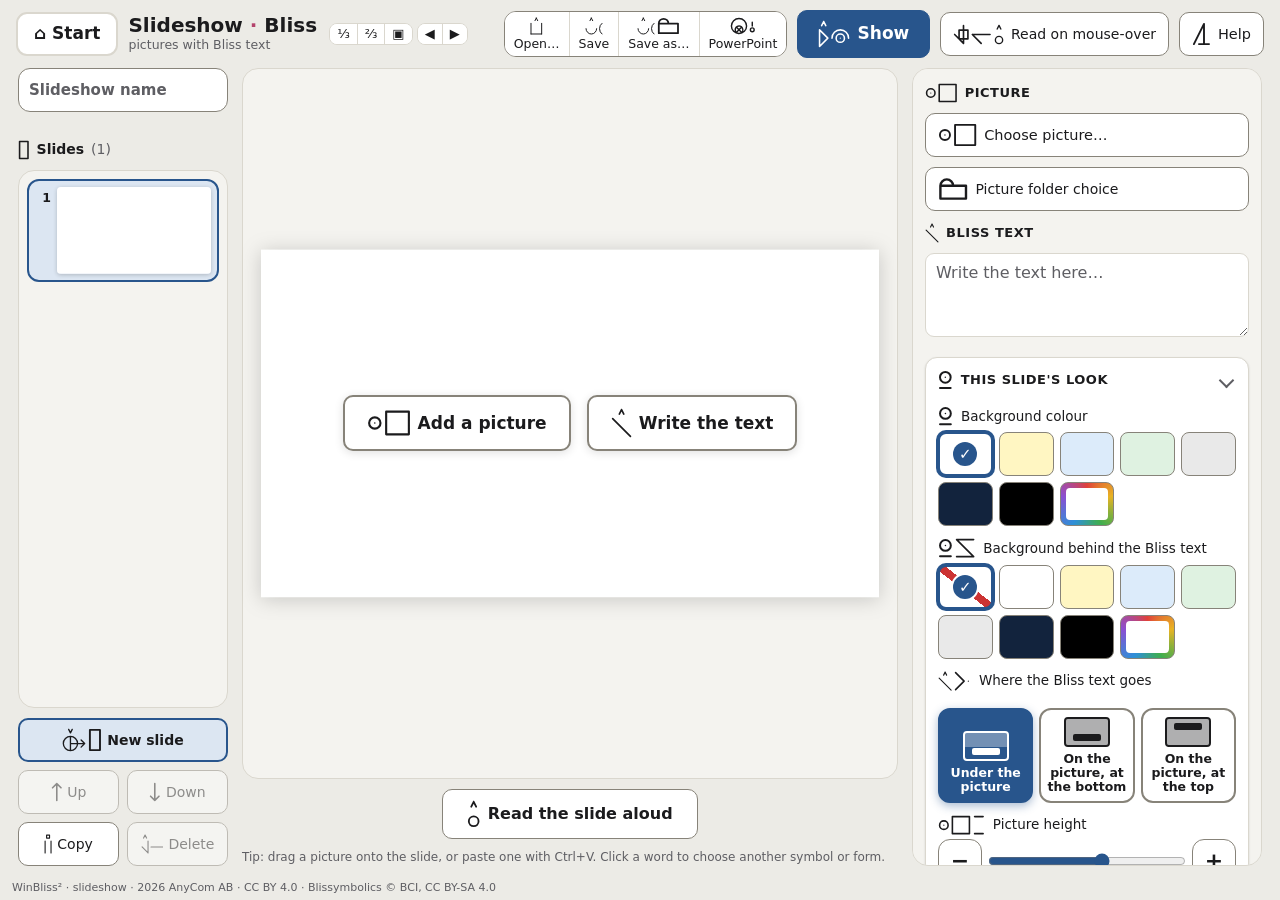
<file: workbench/bildspel-ny.html>
<!DOCTYPE html>
<html lang="sv">
<head>
<meta charset="utf-8">
<title>WinBliss² — Bildspel</title>
<!-- 2026-11-19: "Nya bildspelet" is now Bildspel. Old bookmarks, installed
     shortcuts and the remembered last part still land here; send them on,
     keeping ?from=skriv and the like. -->
<script>location.replace('bildspel.html' + location.search + location.hash);</script>
<meta http-equiv="refresh" content="0; url=bildspel.html">
</head>
<body><p><a href="bildspel.html">Bildspel</a></p></body>
</html>
</file>
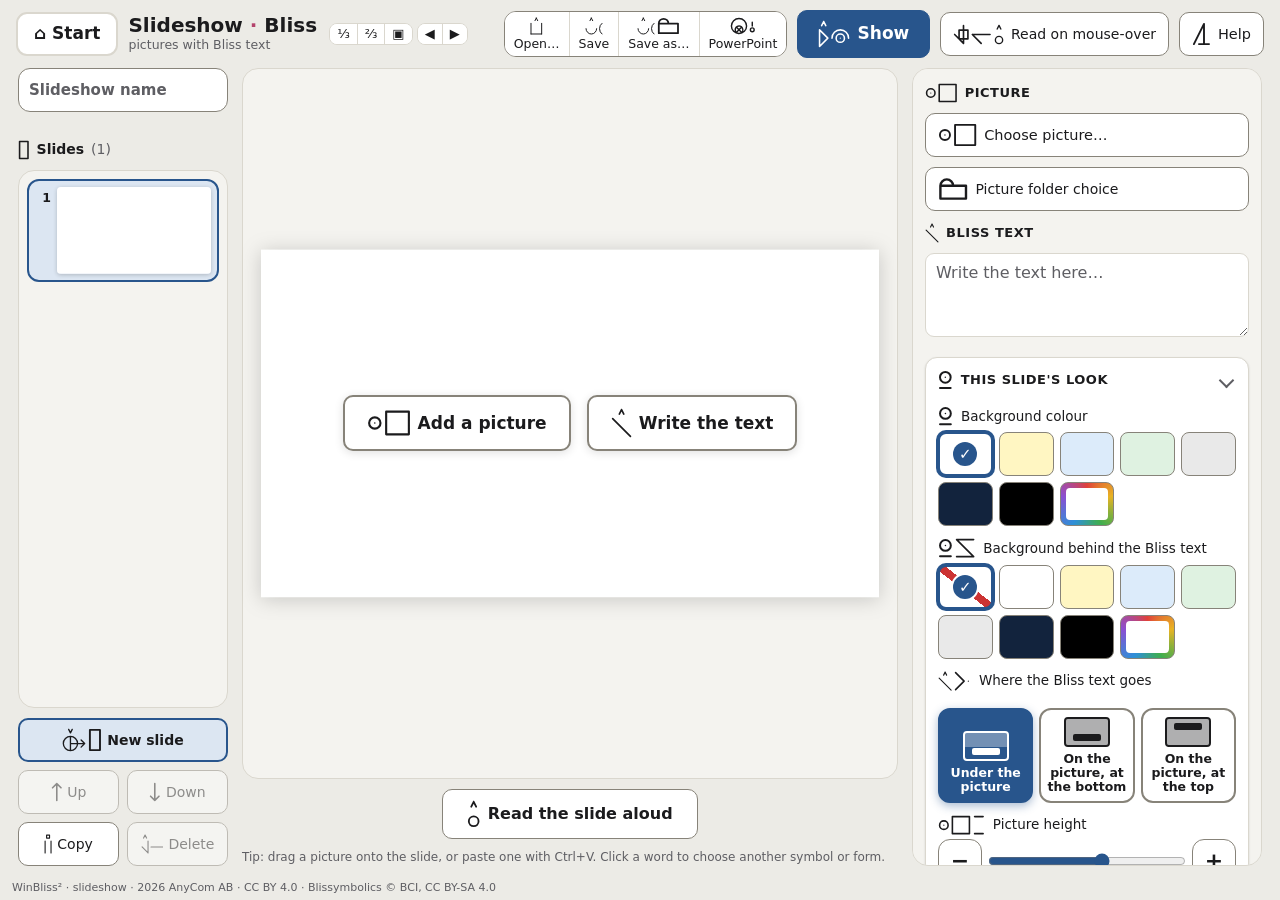
<file: workbench/bildspel.html>
<!DOCTYPE html>
<html lang="sv">
<head>
<meta charset="utf-8">
<link rel="manifest" href="manifest.webmanifest">
<meta name="theme-color" content="#28558C">
<link rel="icon" href="icons/favicon.svg" type="image/svg+xml">
<link rel="apple-touch-icon" href="icons/apple-touch-icon.png">
<title>WinBliss² — Bildspel</title>
<meta name="robots" content="noindex, nofollow">
<meta name="viewport" content="width=device-width, initial-scale=1">
<link rel="stylesheet" href="css/wb-base.css">
<link rel="stylesheet" href="css/wb-blisstext.css">
<style>
#dlg{border:1px solid var(--rule);border-radius:14px;padding:18px;max-width:min(420px,90vw);
  background:var(--panel);color:var(--ink)}
#dlg::backdrop{background:rgba(0,0,0,.35)}
#dlg form{display:flex;flex-direction:column;gap:14px}
#dlg .btns{display:flex;gap:8px;justify-content:flex-end}
#dlgInput{font:inherit;font-size:15px;padding:7px 10px;border:1px solid var(--rule);border-radius:8px;
  background:var(--panel-2);color:var(--ink);width:100%}
#dirRow[hidden],#dlgCancel[hidden]{display:none}
body{font-family:"Atkinson Hyperlegible Next","Atkinson Hyperlegible",system-ui,sans-serif;
  background:var(--bg);color:var(--ink);height:100vh;display:flex;flex-direction:column}
/* the show's name heads the slide list (2026-11-26): the top bar keeps one row at 1366 px */
#docRow{display:flex;flex-direction:column;gap:2px}
#showTitle{font:inherit;font-size:15px;font-weight:700;padding:8px 10px;width:100%;min-width:0;min-height:var(--target);
  border-radius:var(--r2)}
#saveState{font-size:12.5px;color:var(--dim);white-space:nowrap;min-height:1.3em;padding-left:4px}
/* Buttons with a Bliss symbol AND a word (2026-11-19): the symbol for the
   Bliss reader, the word for everyone else — both always there. Targets at
   least 40 px high. */
.bi{display:inline-flex;align-items:center;gap:2px;line-height:0;flex:none}
.bi svg{height:24px;width:auto;max-width:44px;display:block}
.tb{display:inline-flex;align-items:center;justify-content:center;gap:7px;min-height:42px;padding:6px 12px;
  font-size:14.5px;border-radius:10px;line-height:1.15}
.tb .lbl{white-space:nowrap}
#btnPlay.big{font-size:17px;padding:8px 20px;min-height:48px}
#btnPlay.big .bi svg{height:28px}
/* Arkiv (2026-11-26): the four file buttons as one group, symbol AND word always shown. In a
   narrower window (a 1280 px laptop) the word goes under the symbol instead of beside it. */
header .tools{display:inline-flex;align-items:stretch;flex:none;border:1px solid var(--line);border-radius:var(--r2);
  background:var(--panel);overflow:hidden}
header .tools > .tb{border:0;border-radius:0;min-height:var(--target);padding:6px 11px;gap:6px;font-size:14px}
header .tools > .tb + .tb{border-left:1px solid var(--rule)}
body > header > .tb{min-height:var(--target)}
header .tools .bi svg{height:21px}
/* the group clips its edge: the focus ring goes inside the button */
header .tools > .tb:focus-visible{outline-offset:-4px}
@media (max-width:1360px){
  header .tools > .tb{flex-direction:column;gap:2px;padding:4px 9px;font-size:12.5px;line-height:1.1}
  header .tools .bi svg{height:18px}
}
/* a tablet's width (1024 px): Läs vid muspekare shows its symbol only (hovertal.js) — a little
   less room around the buttons keeps Help on the same row */
@media (max-width:1180px){
  body > header:not(.hero){column-gap:8px}
  header .tools > .tb{padding:4px 7px}
  #btnPlay.big{padding:8px 14px}
}
main{flex:1;display:grid;grid-template-columns:210px 1fr 350px;gap:14px;padding:0 18px 12px;min-height:0}
.colHead{display:flex;align-items:center;gap:7px;font-size:14px;font-weight:700;color:var(--ink)}
.colHead #slideCount{font-weight:400;color:var(--dim)}
.colHead .bi svg{height:20px}
.col{display:flex;flex-direction:column;gap:10px;min-height:0;min-width:0}
/* the slide strip scrolls sideways in a narrow window — it must not widen the page (320 px: 470) */
#slides,#stageWrap,#controls{min-width:0}
/* slide list */
/* slide list (2026-11-26): a card like the panel on the right; each slide a tile, the chosen one framed in the accent */
#slides{flex:1;overflow-y:auto;min-height:0;display:flex;flex-direction:column;gap:var(--s2);
  background:var(--panel-2);border:1px solid var(--rule);border-radius:var(--r3);padding:var(--s2)}
.thumb{display:flex;gap:6px;align-items:flex-start;flex:none;padding:6px 6px 6px 4px;border:2px solid transparent;border-radius:var(--r2);
  background:transparent;cursor:grab}
.thumb.on{border-color:var(--accent);background:var(--accent-soft)}
.thumb:hover{border-color:var(--line);background:color-mix(in srgb,var(--accent) 6%,transparent)}
.thumb.on:hover{border-color:var(--accent);background:var(--accent-soft)}
.thumb.dragging{opacity:.45}
/* where a dragged slide will land: a line above or below the thumbnail */
.thumb.dropBefore{box-shadow:0 -4px 0 0 var(--accent)}
.thumb.dropAfter{box-shadow:0 4px 0 0 var(--accent)}
.thumb .no{font-size:12.5px;color:var(--dim);width:18px;text-align:right;padding-top:2px;flex:none}
.thumb.on .no{color:var(--ink);font-weight:700}
.thumb svg{width:min(100%, calc(130px * var(--slide-ar, 1.78)));height:auto;display:block;margin:0 auto;border-radius:4px;box-shadow:0 1px 4px rgba(0,0,0,.2)}
/* the slide buttons: New slide on top, wide and in the accent (Show stays the one primary); then two by two */
#slideBtns{display:grid;grid-template-columns:1fr 1fr;gap:var(--s2)}
#slideBtns .tb{min-height:var(--target);padding:5px 6px;font-size:14px;gap:5px}
#slideBtns .bi svg{height:20px}
#btnAdd{grid-column:1/-1;min-height:48px;font-weight:700;font-size:15.5px;border:2px solid var(--accent);background:var(--accent-soft);color:var(--ink)}
#btnAdd:hover{background:color-mix(in srgb,var(--accent) 22%,var(--panel))}
#btnAdd .bi svg{height:24px}
#btnDel:not(:disabled):hover{border-color:var(--sel);color:var(--sel)}
/* stage */
#stageWrap{flex:1;min-height:0;position:relative;display:flex}
#stage{flex:1;min-height:0;display:flex;align-items:center;justify-content:center;
  background:var(--panel-2);border:1px solid var(--rule);border-radius:var(--r3);padding:18px;outline:3px dashed transparent;outline-offset:-10px;
  transition:outline-color .15s}
#stageWrap.dropping #stage{outline-color:var(--accent);background:var(--accent-soft)}
/* what an empty slide needs, right where it is missing */
#stageCta{position:absolute;inset:0;display:flex;align-items:center;justify-content:center;gap:16px;
  pointer-events:none;flex-wrap:wrap;padding:24px}
#stageCta .cta{pointer-events:auto;font-size:17px;font-weight:700;min-height:56px;padding:10px 22px;
  box-shadow:0 2px 10px rgba(0,0,0,.12);border-width:2px}
#stageCta .cta .bi svg{height:30px}
#stageCta .cta[hidden],#stageCta[hidden]{display:none}
/* a slide that already has one of the two: a smaller button at the top or the bottom */
#stageCta.top{align-items:flex-start}
#stageCta.bottom{align-items:flex-end}
#stageCta.top .cta,#stageCta.bottom .cta{font-size:15px;min-height:44px;padding:6px 16px}
#stageCta.top .cta .bi svg,#stageCta.bottom .cta .bi svg{height:24px}
#dropNote{position:absolute;inset:0;display:none;align-items:center;justify-content:center;gap:12px;
  font-size:22px;font-weight:700;color:var(--accent);pointer-events:none}
#dropNote .bi svg{height:40px}
#stageWrap.dropping #dropNote{display:flex}
#stageWrap.dropping #stageCta{display:none}
@media (prefers-reduced-motion: reduce){#stage{transition:none}}
#stage svg{width:100%;height:100%;max-width:100%;max-height:100%;display:block;
  filter:drop-shadow(0 2px 10px rgba(0,0,0,.18))}
#hint{font-size:12px;color:var(--dim)}
/* controls */
/* the panel as Memory's (2026-11-26): one calm card, its parts as white cards in it */
#controls{display:flex;flex-direction:column;gap:10px;overflow-y:auto;min-height:0;
  background:var(--panel-2);border:1px solid var(--rule);border-radius:var(--r3);padding:12px}
/* nothing in the panel may shrink: when room runs out (a small screen, or
   zoomed in) the panel scrolls instead. Before, the picture gallery was the
   one part that could shrink, and it collapsed to a sliver (Håkan, 2026-10-30) */
#controls > *{flex-shrink:0}
#controls h3{display:flex;align-items:center;gap:7px;font-size:13px;color:var(--ink);text-transform:uppercase;letter-spacing:.04em;margin-top:2px}
#controls h3 .bi svg{height:20px}
/* the panel in three parts: the slide's content (always open), its look, and the whole show */
#controls details.sec{border:1px solid var(--rule);border-radius:var(--r2);background:var(--panel);box-shadow:var(--shadow-1)}
#controls details.sec > summary{display:flex;align-items:center;gap:8px;min-height:44px;padding:6px 12px;cursor:pointer;
  font-size:13px;font-weight:700;text-transform:uppercase;letter-spacing:.04em;list-style:none;border-radius:12px}
#controls details.sec > summary::-webkit-details-marker{display:none}
/* the fold mark, drawn (a font's ▸ may come out turned): pointing right when shut, down when open */
#controls details.sec > summary::after{content:"";margin-left:auto;margin-right:4px;width:9px;height:9px;flex:none;
  border-right:2.5px solid var(--dim);border-bottom:2.5px solid var(--dim);transform:rotate(-45deg);transition:transform .15s}
#controls details.sec[open] > summary::after{transform:rotate(45deg)}
#controls details.sec > summary .bi svg{height:20px}
#controls details.sec > summary:hover{background:var(--panel-2)}
#controls .secBody{display:flex;flex-direction:column;gap:12px;padding:4px 12px 14px}
@media (prefers-reduced-motion: reduce){#controls details.sec > summary::after{transition:none}}
#controls label{display:flex;justify-content:space-between;align-items:center;gap:8px;font-size:13.5px;min-height:32px}
#controls select,#controls input[type=range]{font:inherit;font-size:13px}
#controls input[type=checkbox]{width:22px;height:22px}
#controls input[type=range]{min-height:32px;width:150px}
#controls select{min-height:36px}
#controls > .tb,#controls .secBody > .tb{width:100%}
#imgRow .tb,#dirRow .tb,#controls .secBody > .tb{min-height:var(--target)}
#imgRow{display:flex;gap:6px}
#imgRow #btnImg{flex:1;min-width:0;justify-content:flex-start}
#imgRow #btnImg .lbl,#dirRow #btnDir .lbl{overflow:hidden;text-overflow:ellipsis}
/* the text box, word chips and chooser: css/wb-blisstext.css */
#dirRow{display:flex;gap:6px}
#dirRow #btnDir{flex:1;min-width:0;justify-content:flex-start;font-size:14px}
#dirRow [hidden]{display:none}
/* the picture folder as a small strip of thumbnails, at most 3 cm high
   (Håkan, 2026-10-30); more pictures scroll inside it. The file name shows
   on hover (title) rather than under each thumbnail. */
#gallery{display:grid;grid-template-columns:repeat(auto-fill,minmax(58px,1fr));gap:6px;
  max-height:4cm;overflow-y:auto;background:var(--panel);border:1px solid var(--rule);border-radius:var(--r1);padding:4px}
#gallery[hidden]{display:none}
#gallery button{padding:1px;border-radius:5px;display:flex;align-items:center;justify-content:center;min-width:0}
#gallery img{width:100%;height:44px;object-fit:contain;display:block}
#gallery .cap{display:none}
#gallery .msg{grid-column:1/-1;font-size:12.5px;color:var(--dim);padding:4px}
#fitNote{font-size:12.5px;color:var(--sel);font-weight:600}
#saveNote{font-size:12px;color:var(--sel);display:none}
#snack{position:fixed;left:50%;bottom:22px;transform:translateX(-50%);z-index:70;display:flex;align-items:center;gap:14px;
  background:var(--ink);color:var(--bg);padding:8px 10px 8px 18px;border-radius:12px;box-shadow:0 4px 20px rgba(0,0,0,.3);font-size:15px}
#snack[hidden]{display:none}
#snack .tb{background:var(--panel);color:var(--ink);font-weight:700;min-height:40px}
footer{padding:3px 12px 5px;font-size:11px;line-height:1.3;color:var(--dim)}
/* presentation */
#show{position:fixed;inset:0;background:#000;z-index:60;display:none;align-items:center;justify-content:center;cursor:none}
#show.on{display:flex}
#show svg{width:100vw;height:100vh;display:block}
#showNo{position:fixed;right:14px;bottom:10px;color:#888;font-size:13px;z-index:61;display:none}
#show.on + #showNo{display:block}
/* read-aloud button while showing: bottom left, shown only with the show */
#showSpeak{position:fixed;left:14px;bottom:10px;z-index:61;display:none;font-size:22px;padding:6px 12px;
  background:rgba(255,255,255,.12);color:#ddd;border:1px solid rgba(255,255,255,.25);border-radius:12px;cursor:pointer}
#showSpeak:hover{background:rgba(255,255,255,.22)}
#show.on ~ #showSpeak{display:block}
#showSpeak[hidden]{display:none !important}
#btnSpeak.speaking{background:var(--accent);border-color:var(--accent);color:var(--on-accent,#fff)}
#stageBar{display:flex;justify-content:center;gap:10px;flex-wrap:wrap}
#stageBar #btnSpeak{font-size:16px;font-weight:700;min-height:50px;padding:8px 24px}
#stageBar #btnSpeak .bi svg{height:28px}
#showCtl{position:fixed;right:14px;bottom:34px;z-index:61;display:none;gap:10px}
#show.on ~ #showCtl{display:flex}
#showCtl .tb{min-height:52px;padding:8px 16px;font-size:16px;background:rgba(255,255,255,.14);color:#eee;
  border:1px solid rgba(255,255,255,.3)}
#showCtl .tb:hover,#showCtl .tb:focus-visible{background:rgba(255,255,255,.28)}
#showCtl .tb:disabled{opacity:.35}
#showCtl .bi svg{height:26px}
/* step buttons beside the sliders: no dragging or arrow keys needed */
.stepper{display:inline-flex;align-items:center;gap:6px}
.stepper .tb{min-width:var(--target);min-height:var(--target);padding:0;font-size:22px;font-weight:700;border-radius:var(--r2)}
/* a slider row: its words (and symbol) on one line, − slider + across the whole width below —
   side by side they did not fit the panel and the + went outside it (2026-11-20) */
#controls label:has(.stepper){flex-wrap:wrap;row-gap:4px}
#controls label:has(.stepper) > :first-child{flex:1 0 100%}
#controls .stepper{flex:1 0 100%;min-width:0}
#controls .stepper input[type=range]{flex:1;width:auto;min-width:0}
/* symbol size as four buttons */
.optHead{font-size:13.5px}
/* choices as big buttons with pictures, as in Memory (2026-11-26): where the text goes, the
   format and the symbol size. The chosen one is filled with the accent. */
.choices{display:grid;gap:6px;grid-template-columns:repeat(3,minmax(0,1fr))}
#sizeBtns.choices{grid-template-columns:repeat(4,minmax(0,1fr))}
.choice{display:flex;flex-direction:column;align-items:center;justify-content:flex-end;gap:5px;min-width:0;min-height:70px;padding:7px 3px 6px;
  border-width:2px;border-radius:var(--r2);font-size:12.5px;font-weight:700;line-height:1.15;text-align:center;
  transition:transform .12s,box-shadow .12s,background-color .12s,border-color .12s}
/* the words may take two lines: "På bilden, nederst" is wider than a third of the panel */
.choice .lbl{white-space:normal;overflow-wrap:anywhere;min-width:0}
.choice:hover{transform:translateY(-1px)}
.choice[aria-pressed="true"]{background:var(--accent);border-color:var(--accent);color:var(--on-accent,#fff);
  box-shadow:0 3px 10px color-mix(in srgb,var(--accent) 40%,transparent)}
.choice:focus-visible{outline:3px solid var(--sel);outline-offset:2px}
@media (prefers-reduced-motion: reduce){.choice{transition:none}.choice:hover{transform:none}}
/* the slides' format: each button shows its shape */
#formatBtns .shape{display:block;border:2.5px solid currentColor;border-radius:3px;background:var(--panel-2)}
#formatBtns .choice[aria-pressed="true"] .shape{background:transparent}
/* the symbol size: the same symbol, as big as it gets */
#sizeBtns .pic{display:flex;align-items:flex-end;justify-content:center;height:30px}
#sizeBtns .pic svg{width:auto;display:block}
#sizeBtns .pic .bfill{fill:currentColor}
.posPic{position:relative;width:46px;height:30px;border:2px solid currentColor;border-radius:4px;overflow:hidden;flex:none}
.posPic .pic{position:absolute;left:0;right:0;top:0;background:color-mix(in srgb,currentColor 35%,transparent)}
.posPic .bar{position:absolute;left:7px;right:7px;height:7px;border-radius:2px;background:currentColor}
/* background colour of the slides (2026-11-26): the swatches and the free colour in one even grid,
   five a row, each a 44 px target; the chosen one wears a ring and a ✓ that shows on any colour */
.bgRow{display:grid;grid-template-columns:repeat(5,minmax(0,1fr));gap:6px;font-size:13.5px}
.bgRow > :first-child{grid-column:1/-1}
#bgSwatches,#tbgSwatches{display:contents}
#bgSwatches button,#tbgSwatches button,#optBg,#optTextBg{position:relative;width:100%;min-width:0;height:var(--target);padding:0;
  border-radius:var(--r1);border:1px solid var(--line)}
#bgSwatches button.on,#tbgSwatches button.on{border:2px solid var(--accent);box-shadow:0 0 0 2px var(--accent)}
#bgSwatches button.on::after,#tbgSwatches button.on::after{content:"✓";position:absolute;inset:0;margin:auto;width:24px;height:24px;
  border-radius:50%;background:var(--accent);color:var(--on-accent,#fff);font-size:15px;font-weight:800;line-height:24px;text-align:center;
  box-shadow:0 0 0 2px var(--panel)}
/* "no text background": a white tile struck through */
#tbgSwatches button.none{background:linear-gradient(to top right,transparent 44%,#c33 44%,#c33 56%,transparent 56%),#fff !important}
/* the free colour: its colour in a rainbow frame — "any colour" */
#optBg,#optTextBg{padding:5px;cursor:pointer;background:conic-gradient(#e0413a,#e8b323,#3fae4f,#2f8fd8,#8b4fd1,#e0413a)}
#optBg::-webkit-color-swatch-wrapper,#optTextBg::-webkit-color-swatch-wrapper{padding:0}
#optBg::-webkit-color-swatch,#optTextBg::-webkit-color-swatch{border:none;border-radius:4px}
#optBg::-moz-color-swatch,#optTextBg::-moz-color-swatch{border:none;border-radius:4px}
/* zoomed in or a small window: the slides become a strip on top, and the
   slide and the panel (picture folder included) stay side by side on screen */
@media (max-width:900px) and (min-width:601px){
  main{grid-template-columns:1fr 280px;grid-template-rows:auto minmax(0,1fr)}
  main > aside:first-child{grid-column:1/-1;flex-direction:row;flex-wrap:wrap;align-items:stretch}
  #docRow{flex:1 0 100%;flex-direction:row;align-items:center;gap:10px}
  #showTitle{max-width:320px}
  #slides{flex:1 1 0}
  #slides{flex-direction:row;overflow-x:auto;padding:6px}
  .thumb{flex:0 0 120px}
  #slideBtns{grid-template-columns:repeat(2,1fr);width:190px;align-content:start}
  main > aside:first-child .colHead{display:none}
}
/* phones: one column, the page scrolls */
@media (max-width:600px){
  body{height:auto;min-height:100vh}
  main{grid-template-columns:1fr}
  #slides{flex-direction:row;overflow-x:auto;max-height:none}
  .thumb{min-width:140px}
  #stageWrap{aspect-ratio:var(--slide-ar, 16/9);flex:none}
}
</style>
</head>
<body>
<header>
  <a class="homeLink" href="start.html" title="Till startsidan" data-en-title="To the start page">⌂ Start</a>
  <div class="wbTitle"><h1 title="En bild överst, blisstext under — visa i helskärm eller spara som PowerPoint"
      data-en-title="A picture at the top, Bliss text underneath — show it full screen or save as PowerPoint"><span data-en="Slideshow">Bildspel</span> <span style="color:var(--sel)">·</span> Bliss</h1>
    <span class="sub" data-en="pictures with Bliss text">bilder med blisstext</span></div>
  <span class="grow"></span>
  <!-- 2026-11-19: every button has its Bliss symbol AND its word (symbols drawn by the engine, data-bliss = BCI ids) -->
  <div class="tools" role="toolbar" aria-label="Arkiv" data-en-aria="File">
    <button id="btnOpen" class="tb"><span class="bi" data-bliss="15922"></span><span class="lbl" data-en="Open…">Öppna…</span></button>
    <button id="btnSave" class="tb"><span class="bi" data-bliss="15143"></span><span class="lbl" data-en="Save">Spara</span></button>
    <button id="btnSaveAs" class="tb"><span class="bi" data-bliss="15143,23511"></span><span class="lbl" data-en="Save as…">Spara som…</span></button>
    <button id="btnPptx" class="tb"><span class="bi" data-bliss="23447"></span><span class="lbl">PowerPoint</span></button>
  </div>
  <button id="btnPlay" class="tb primary big"><span class="bi" data-bliss="16967"></span><span class="lbl" data-en="Show">Visa</span></button>
  <button id="btnKeys" class="tb" title="Hjälp: alla kortkommandon" data-en-title="Help: all keyboard shortcuts"><span class="bi" data-bliss="14704"></span><span class="lbl" data-en="Help">Hjälp</span></button>
</header>
<main>
  <aside class="col" aria-labelledby="slidesHead">
    <!-- the show's name and whether it is kept, at the head of its slides (2026-11-26) -->
    <div id="docRow">
      <input id="showTitle" type="text" placeholder="Bildspelets namn" data-en-ph="Slideshow name" autocomplete="off"
             aria-label="Bildspelets namn" data-en-aria="Slideshow name">
      <span id="saveState" role="status" aria-live="polite"></span>
    </div>
    <h2 id="slidesHead" class="colHead"><span class="bi" data-bliss="15962"></span><span data-en="Slides">Sidor</span> <span id="slideCount"></span></h2>
    <div id="slides" role="list" aria-labelledby="slidesHead"
         title="↑/↓ byter sida · Alt+↑/↓ flyttar sidan · Delete tar bort · dra för att flytta"
         data-en-title="↑/↓ change slide · Alt+↑/↓ move the slide · Delete removes it · drag to move"></div>
    <div id="slideBtns">
      <button id="btnAdd" class="tb wide"><span class="bi" data-bliss="15710,15962"></span><span class="lbl" data-en="New slide">Ny sida</span></button>
      <button id="btnUp" class="tb"><span class="bi" data-bliss="17983"></span><span class="lbl" data-en="Up">Upp</span></button>
      <button id="btnDown" class="tb"><span class="bi" data-bliss="13869"></span><span class="lbl" data-en="Down">Ner</span></button>
      <button id="btnDup" class="tb"><span class="bi" data-bliss="13412"></span><span class="lbl" data-en="Copy">Kopiera</span></button>
      <button id="btnDel" class="tb"><span class="bi" data-bliss="17498"></span><span class="lbl" data-en="Delete">Ta bort</span></button>
    </div>
  </aside>
  <section class="col" aria-label="Sidan" data-en-aria="The slide">
    <div id="stageWrap">
      <div id="stage"></div>
      <!-- an empty slide asks for what it needs; a picture file can be dropped anywhere on it -->
      <div id="stageCta">
        <button id="ctaImg" class="tb cta"><span class="bi" data-bliss="16172"></span><span class="lbl" data-en="Add a picture">Lägg till bild</span></button>
        <button id="ctaTxt" class="tb cta"><span class="bi" data-bliss="18285"></span><span class="lbl" data-en="Write the text">Skriv text</span></button>
      </div>
      <div id="dropNote" aria-hidden="true"><span class="bi" data-bliss="16172"></span><span data-en="Drop the picture here">Släpp bilden här</span></div>
    </div>
    <!-- 2026-11-19: read aloud under the slide it reads -->
    <div id="stageBar">
      <button id="btnSpeak" class="tb"><span class="bi" data-bliss="16728"></span><span class="lbl" data-en="Read the slide aloud">Läs upp sidan</span></button>
    </div>
    <div id="fitNote" hidden></div>
    <div id="hint" data-en="Tip: drag a picture onto the slide, or paste one with Ctrl+V. Click a word to choose another symbol or form.">Tips: dra en bild till sidan eller klistra in den med Ctrl+V. Klicka på ett ord för att välja en annan symbol eller form.</div>
  </section>
  <aside class="col" aria-label="Innehåll och utseende" data-en-aria="Content and look">
    <div id="controls">
      <h3><span class="bi" data-bliss="16172"></span><span data-en="Picture">Bild</span></h3>
      <div id="imgRow">
        <button id="btnImg" class="tb"><span class="bi" data-bliss="16172"></span><span class="lbl" data-en="Choose picture…">Välj bild…</span></button>
        <button id="btnImgOff" class="tb" title="Ta bort bilden" data-en-title="Remove the picture" style="display:none"><span class="bi" data-bliss="17498"></span><span class="lbl" data-en="Remove">Ta bort</span></button>
      </div>
      <!-- Håkan, 2026-10-20: en egen bildmapp — bilderna visas här, klicka för att lägga på sidan -->
      <div id="dirRow">
        <button id="btnDir" class="tb"><span class="bi" data-bliss="23511"></span><span class="lbl" data-en="Picture folder choice">Val av bildmapp</span></button>
        <button id="btnDirRefresh" class="tb" title="Läs mappen igen (nya bilder)" data-en-title="Read the folder again (new pictures)" aria-label="Läs mappen igen" data-en-aria="Read the folder again" hidden>⟳</button>
      </div>
      <div id="gallery" hidden></div>
      <h3><span class="bi" data-bliss="18285"></span><span data-en="Bliss text">Blisstext</span></h3>
      <textarea id="txt" placeholder="Skriv texten här…" data-en-ph="Write the text here…" spellcheck="false"
                aria-label="Blisstext" data-en-aria="Bliss text"></textarea>
      <div id="chips"></div>
      <div id="chooser" hidden></div>
      <!-- 2026-11-19: each slide has its own look; a new slide starts with the look of the one before -->
      <details id="secLook" class="sec" open>
        <summary><span class="bi" data-bliss="13377"></span><span data-en="This slide's look">Den här sidans utseende</span></summary>
        <div class="secBody">
          <div class="bgRow"><span data-en="Background colour">Bakgrundsfärg</span>
            <span id="bgSwatches"></span>
            <input id="optBg" type="color" value="#ffffff" title="Välj en egen färg" data-en-title="Choose your own colour"
                   aria-label="Egen bakgrundsfärg" data-en-aria="Own background colour"></div>
          <div class="bgRow"><span data-en="Background behind the Bliss text">Bakgrund bakom blisstexten</span>
            <span id="tbgSwatches"></span>
            <input id="optTextBg" type="color" value="#ffffff" title="Välj en egen färg" data-en-title="Choose your own colour"
                   aria-label="Egen färg bakom blisstexten" data-en-aria="Own colour behind the Bliss text"></div>
          <span id="posHead" class="optHead" data-en="Where the Bliss text goes">Blisstextens plats</span>
          <div id="posBtns" class="choices" role="group" aria-labelledby="posHead"></div>
          <label><span data-en="Picture height">Bildens höjd</span> <input id="optImg" type="range" min="30" max="85" step="1"></label>
          <label><span data-en="Space between symbols">Avstånd mellan symbolerna</span> <input id="optGap" type="range" min="1" max="24" step="1"></label>
          <button id="btnLookAll" class="tb"><span class="bi" data-bliss="12360"></span><span class="lbl" data-en="Use on all slides">Använd på alla sidor</span></button>
        </div>
      </details>
      <details id="secShow" class="sec">
        <summary><span class="bi" data-bliss="12360"></span><span data-en="The whole slideshow">Hela bildspelet</span></summary>
        <div class="secBody">
          <span id="formatHead" class="optHead" data-en="Format of the slides">Sidornas format</span>
          <div id="formatBtns" class="choices" role="group" aria-labelledby="formatHead"></div>
          <label><span data-en="Bliss symbols">Blissymboler</span> <input id="optSymbols" type="checkbox" checked></label>
          <label><span data-en="Words under the symbols">Ord under symbolerna</span> <input id="optLabels" type="checkbox" checked></label>
          <label><span data-en="Symbol size">Symbolstorlek</span>
            <select id="optSize">
              <option value="160" data-en="Very large">Mycket stora</option>
              <option value="120" data-en="Large">Stora</option>
              <option value="90" data-en="Medium">Mellan</option>
              <option value="65" data-en="Small">Små</option>
            </select></label>
          <label><span data-en="Line width">Linjebredd</span> <input id="optPen" type="range" min="15" max="100" step="5"></label>
          <label><span data-en="Read each slide aloud when showing">Läs upp sidorna vid visning</span> <input id="optSpeak" type="checkbox"></label>
          <!-- with eye control, resting the eyes on the picture to read it is a click: then turn this off
               and use the on-screen Back / Next / End (kept in this browser, 'wb-bildspel-ui') -->
          <label><span data-en="Change slide by clicking the picture">Byt sida med klick på bilden</span> <input id="optClickNext" type="checkbox" checked></label>
          <button id="btnList" class="tb"><span class="bi" data-bliss="15220"></span><span class="lbl" data-en="Open your own word list (.wbs)…">Öppna egen ordlista (.wbs)…</span></button>
        </div>
      </details>
      <div id="saveNote"></div>
    </div>
  </aside>
</main>
<!-- "the slide was removed — Undo" (2026-11-19): removing needs no question, it can be undone -->
<div id="snack" role="status" hidden><span id="snackMsg"></span><button id="snackUndo" class="tb"><span class="lbl" data-en="Undo">Ångra</span></button></div>
<div id="show" role="dialog" aria-label="Bildspel"></div><div id="showNo"></div>
<button id="showSpeak" title="Läs upp sidan (L)" aria-label="Läs upp sidan">🔊</button>
<!-- 2026-11-19: back, forward and end on screen while showing — a switch or the eyes reach them, no keys needed -->
<div id="showCtl" role="toolbar" aria-label="Visning" data-en-aria="Showing">
  <button id="showPrev" class="tb"><span class="bi" data-bliss="12656"></span><span class="lbl" data-en="Back">Bakåt</span></button>
  <button id="showNext" class="tb"><span class="bi" data-bliss="12348"></span><span class="lbl" data-en="Next">Nästa</span></button>
  <button id="showExit" class="tb"><span class="bi" data-bliss="17268"></span><span class="lbl" data-en="End">Avsluta</span></button>
</div>
<dialog id="dlg"><form method="dialog">
  <p id="dlgMsg"></p>
  <input id="dlgInput" type="text" autocomplete="off" hidden>
  <div class="btns"><button id="dlgCancel" value="cancel"></button><button id="dlgOk" value="ok" class="primary">OK</button></div>
</form></dialog>
<footer>WinBliss² · <span data-en="slideshow">bildspel</span> · 2026 AnyCom AB · CC BY 4.0 · <span title="Blissymbolics © C.K. Bliss 1949, 1965 · symbols © Blissymbolics Communication International (BCI), distributed under CC BY-SA 4.0 — conforming to the BCI Authorized Vocabulary, blissymbolics.org">Blissymbolics © BCI, CC BY-SA 4.0</span></footer>

<script src="js/shared/lang.js"></script>
<script src="js/shared/styrning.js"></script>
<script src="js/shared/ikoner.js"></script>
<script src="js/shared/pwa.js"></script>
<script src="js/shared/window.js"></script>
<script src="js/shared/speak.js"></script>
<script src="js/shared/hovertal.js"></script>
<script src="js/shared/wbs.js"></script>
<script src="js/shared/shortcuts.js"></script>
<script src="js/shared/switch.js"></script>
<script src="js/engine/bliss-shapes.js"></script>
<script src="js/engine/bliss-engine.js"></script>
<script src="js/data/bliss-data.js"></script>
<script src="js/data/glosses-sv.js"></script>
<script src="js/shared/sv-morph.js"></script>
<script src="js/shared/bliss-grammar.js"></script>
<script src="js/data/bliss-skriv-data.js"></script>
<script src="js/data/bliss-synonymer.js"></script>
<script src="js/data/bliss-harledda.js"></script>
<script src="js/shared/bliss-skriv.js"></script>
<script src="js/shared/skriv-glosor.js"></script>
<script src="js/shared/blisstext.js"></script>
<script>
'use strict';
const $ = (id) => document.getElementById(id);

/* Language (PeO, 2026-09-25): follows the suite's wb-lang from the start page. */
/* Also runs as a claude.ai artifact (Håkan, 2026-10-22): inside that frame
   storage may throw, alert/confirm are swallowed, downloads go through the
   viewer's `downloads` capability and folders cannot be opened. */
const IN_FRAME = (() => { try { return window.self !== window.top; } catch (_) { return true; } })();
const lsGet = (k) => { try { return localStorage.getItem(k); } catch (_) { return null; } };
const LNG = wbLang();
const tr = (en, sv) => LNG === 'sv' ? sv : en;
const GL = LNG === 'sv' ? 'sv' : 'en';           // the language words are written in
document.documentElement.lang = LNG;
if (LNG === 'en') {
  document.title = 'WinBliss² — Slideshow';
  for (const el of document.querySelectorAll('[data-en]')) el.textContent = el.dataset.en;
  for (const el of document.querySelectorAll('[data-en-ph]')) el.placeholder = el.dataset.enPh;
  for (const el of document.querySelectorAll('[data-en-title]')) el.title = el.dataset.enTitle;
  for (const el of document.querySelectorAll('[data-en-aria]')) el.setAttribute('aria-label', el.dataset.enAria);
}
/* the page's own message and yes/no dialog — alert/confirm do nothing in an artifact */
/* Answers come straight from the buttons, Enter and Esc — not from the
   dialog's 'close' event, which some embedded views never deliver. */
function openDlg(msg, { okLabel, cancelLabel, input } = {}) {
  return new Promise(res => {
    const d = $('dlg'), inp = $('dlgInput');
    $('dlgMsg').textContent = msg;
    inp.hidden = input === undefined; inp.value = input || '';
    $('dlgOk').textContent = okLabel || 'OK';
    $('dlgCancel').hidden = cancelLabel === null;
    $('dlgCancel').textContent = cancelLabel || tr('Cancel', 'Avbryt');
    let done = false;
    const finish = (ok) => {
      if (done) return; done = true;
      d.querySelector('form').onsubmit = d.oncancel = $('dlgOk').onclick = $('dlgCancel').onclick = null;
      if (d.open) d.close();
      res(ok);
    };
    $('dlgOk').onclick = (e) => { e.preventDefault(); finish(true); };
    $('dlgCancel').onclick = (e) => { e.preventDefault(); finish(false); };
    d.querySelector('form').onsubmit = (e) => { e.preventDefault(); finish(true); };   // Enter in the field
    d.oncancel = (e) => { e.preventDefault(); finish(false); };                      // Esc
    d.showModal();
    if (!inp.hidden) inp.select();
  });
}
const ask = (msg, okLabel, cancelLabel) => openDlg(msg, { okLabel, cancelLabel });
const say = (msg) => openDlg(msg, { cancelLabel: null });
/* the same dialog with a text field; resolves the text, or null on cancel */
const askText = (msg, value, okLabel) =>
  openDlg(msg, { okLabel, input: value || '' }).then(ok => ok ? $('dlgInput').value.trim() : null);
const escXml = (s) => String(s).replace(/&/g, '&amp;').replace(/</g, '&lt;').replace(/>/g, '&gt;').replace(/"/g, '&quot;');

/* ---- text to Bliss: Skriv's word machinery, shared with Gravyrkort ----
   js/shared/blisstext.js (lookup, forms, "gå #2", "#12345", remembered picks,
   the word chips and the chooser). A slide is a state: { text, words }. */
const { symById, glossOf, IND_CHOICES, indKeys, indToggle, autoLabel, rememberPick, wordEls, svgBox, chipSVG } = BT;
const parseSlide = (s, inp) => BT.parse(s, inp);

/* ---- the Bliss symbols on buttons and headings (2026-11-19) ----
   data-bliss="id[,id]" = BCI-AV ids, drawn by the engine in the text colour.
   The word sits beside it in .lbl, which is also what the language switch
   and the code that changes a button's text write to. */
function drawIcons(root = document) {
  for (const el of root.querySelectorAll('[data-bliss]')) {
    if (el.firstChild) continue;
    el.setAttribute('aria-hidden', 'true');
    el.innerHTML = el.dataset.bliss.split(',').map(id => {
      const sy = symById(+id);
      // a heavier pen than in the text: at button size the normal one is a hairline
      try { return sy ? blissSVG(sy, { unit: 3, strokeUnits: 0.75, color: 'currentColor' }) : ''; } catch (_) { return ''; }
    }).join('');
  }
}
drawIcons();
/** The word on a button (its .lbl), or the whole text of a plain button. */
const lblOf = (btn) => btn.querySelector('.lbl') || btn;
const setLabel = (btn, text) => { lblOf(btn).textContent = text; };
// the file buttons' words are their tooltips too (the keys are added to them below)
for (const b of document.querySelectorAll('header .tools .tb')) b.title = lblOf(b).textContent;
$('btnPlay').title = lblOf($('btnPlay')).textContent + ' (F5)';
/* measured boxes are cached — every thumbnail re-lays out its words */
const BOX = new Map();
function boxOf(w) {
  if (w.skip && !w.plain) return null;                 // left out of the Bliss text (an article, "ska")
  const key = w.asText ? 't|' + w.token : (w.parts ? 'c|' + w.ids.join('+') : w.ids[w.pick]) + '|' + (w.ind || '');
  if (BOX.has(key)) return BOX.get(key);
  const els = wordEls(w);
  let b = null;
  if (els.length) {
    const sb = svgBox(els);
    // slide ink gets its own class: .bfill is styled document-wide by every inline svg
    const body = (sb.svg.match(/<\/style>([\s\S]*)<\/svg>/) || [, ''])[1].replace(/class="bfill"/g, 'class="bsl"');
    b = { body, vx: sb.vx, vy: sb.vy, vw: sb.vw, vh: sb.vh };
  }
  BOX.set(key, b);
  return b;
}

/* ================= slide layout (one SVG, 1600 × 900 — or another format) =================
   Every slide in a show uses the same symbol scale (show.size = slide units
   per 1000 engine units), so a word is the same size on every slide — Bliss
   size is semantic. Only text that cannot fit its area is shrunk, and the
   editor says so. */
const FS = 300, LINE_GAP = 140;
/* the slides' format (2026-11-26): the whole show has one, as a PowerPoint file does.
   The short side is always 900 slide units, so the symbols keep their size on a
   wide screen whatever the format; the long side follows the shape. */
const FORMATS = {
  '16:9': { w: 1600, h: 900, en: 'Landscape 16:9', sv: 'Liggande 16:9' },
  '4:3': { w: 1200, h: 900, en: 'Landscape 4:3', sv: 'Liggande 4:3' },
  '1:1': { w: 900, h: 900, en: 'Square', sv: 'Kvadrat' },
  '3:4': { w: 900, h: 1200, en: 'Portrait 3:4', sv: 'Stående 3:4' },
  '9:16': { w: 900, h: 1600, en: 'Portrait 9:16', sv: 'Stående 9:16' },
};
const slideSize = () => { const f = FORMATS[show.format] || FORMATS['16:9']; return [f.w, f.h]; };
// gap: the slide's half-units between words (s.gap); punctuation sits closer (as in Skriv)
function gapOf(w, gap) {
  // plain-text words (symbols off) read as a sentence: tighter, the full stop close
  if (w.plain) return w.punct ? 0.3 : Math.max(1.5, gap * 0.4);
  return w.punct ? Math.max(1, gap / 2) : gap;
}
function lineOf(words, labels, gap) {
  let cursor = 0, parts = [], labs = [], minY = 1e9, maxY = -1e9, maxX = 0;
  words.forEach((w, i) => {
    const b = boxOf(w); if (!b) return;
    const dx = cursor * 100 + (i === 0 ? 0 : gapOf(w, gap)) * 100 - b.vx;
    parts.push(`<g transform="translate(${dx.toFixed(1)} 0)">${b.body}</g>`);
    if (labels && !w.punct) labs.push({ x: dx + b.vx + b.vw / 2, l: dx + b.vx, r: dx + b.vx + b.vw, t: w.label || w.token });
    minY = Math.min(minY, b.vy); maxY = Math.max(maxY, b.vy + b.vh);
    cursor = (dx + b.vx + b.vw) / 100;
    maxX = dx + b.vx + b.vw;
  });
  if (!parts.length) return null;
  const textY = Math.max(maxY, 1600) + 400, LH = FS * 1.15;
  // 2026-11-19: a word under its symbol keeps to its own room — up to halfway to the
  // next symbol on each side. With tight spacing a longer word is broken over lines
  // (BT.labelLines) instead of running into the word next to it.
  let lo = 0, hi = maxX, rows = 1, texts = '';
  if (labels) labs.forEach((L, k) => {
    const left = k ? (labs[k - 1].r + L.l) / 2 : -Infinity, right = k < labs.length - 1 ? (L.r + labs[k + 1].l) / 2 : Infinity;
    const lines = BT.labelLines(L.t, 2 * Math.min(L.x - left, right - L.x), FS);
    const half = Math.max(...lines.map(t => BT.textWidth(t, FS))) / 2;
    lo = Math.min(lo, L.x - half); hi = Math.max(hi, L.x + half); rows = Math.max(rows, lines.length);
    lines.forEach((t, j) => {
      texts += `<text x="${L.x.toFixed(1)}" y="${(textY + j * LH).toFixed(1)}" text-anchor="middle" font-size="${FS}" font-family="Helvetica, Arial, sans-serif" stroke="none" class="bsl">${escXml(t)}</text>`;
    });
  });
  // a word wider than the line's symbols widens the line, so the slide makes room for it
  return { body: `<g transform="translate(${(-lo).toFixed(1)} 0)">${parts.join('')}${texts}</g>`, w: hi - lo,
           top: Math.min(minY, 300), bottom: labels ? textY + (rows - 1) * LH + FS * 0.3 : maxY };
}
/* show.symbols off (Håkan, 2026-10-29): the slide shows the words as plain
   text — each word as it would read under its symbol (a chosen form included),
   so the same slide can be shown with or without Bliss */
const asTextWord = (w) => w.br ? w : { token: w.punct ? w.token : (w.label || w.token), ids: [], pick: 0, ind: '', asText: true, punct: w.punct, plain: true };
function blockOf(s, wrap) {
  const lines = [[]];
  let cursor = 0;
  const words = show.symbols ? s.words : s.words.map(asTextWord);
  const sgap = s.gap || show.gap;                 // the slide's own spacing (2026-11-19)
  for (const w of words) {
    if (w.br) { lines.push([]); cursor = 0; continue; }
    const b = boxOf(w); if (!b) continue;
    const cur = lines[lines.length - 1];
    const gap = cur.length ? gapOf(w, sgap) * 100 : 0;
    if (cur.length && cursor + gap + b.vw > wrap && !w.punct) { lines.push([w]); cursor = b.vw; }
    else { cur.push(w); cursor += gap + b.vw; }
  }
  const ls = lines.filter(l => l.length).map(l => lineOf(l, show.symbols && show.labels, sgap)).filter(Boolean);
  if (!ls.length) return null;
  const W = Math.max(...ls.map(l => l.w));
  let y = 0, body = '';
  for (const l of ls) {
    body += `<g transform="translate(${((W - l.w) / 2).toFixed(1)} ${(y - l.top).toFixed(1)})">${l.body}</g>`;
    y += l.bottom - l.top + LINE_GAP;
  }
  return { body, W, H: y - LINE_GAP };
}
/* where the picture and the text go on a slide */
function layoutOf(s) {
  const hasText = s.words.some(w => !w.br);
  const [SW, SH] = slideSize();
  const top = 30, bot = SH - 30, gap = 24, x = 40, w = SW - 80;
  let img = null, txt = null;
  // the text on the picture (2026-11-26): the picture takes the whole slide and the
  // text lies over its bottom or top part, as close to the edge as it fits
  const over = s.img && hasText && (s.textPos === 'bottom' || s.textPos === 'top') ? s.textPos : null;
  if (over) {
    img = { x, y: top, w, h: bot - top };
    // the text goes on the picture as it is drawn (a wide picture on a tall slide
    // fills only a band of it), 24 in from its edge: the tile (18 around the text) stays on it
    let r = img;
    if (s.imgW > 0 && s.imgH > 0) {
      const a = s.imgW / s.imgH;
      let pw = img.w, ph = img.w / a;
      if (ph > img.h) { ph = img.h; pw = img.h * a; }
      r = { x: img.x + (img.w - pw) / 2, y: img.y + (img.h - ph) / 2, w: pw, h: ph };
    }
    const th = r.h * 0.42;
    txt = { x: r.x + 24, y: over === 'bottom' ? r.y + r.h - th - 24 : r.y + 24, w: Math.max(60, r.w - 48), h: th };
  } else if (s.img && hasText) {
    const ih = (bot - top - gap) * (s.imgPct || show.imgPct) / 100;
    img = { x, y: top, w, h: ih }; txt = { x, y: top + ih + gap, w, h: bot - top - ih - gap };
  } else if (s.img) img = { x, y: top, w, h: bot - top };
  else if (hasText) txt = { x, y: top, w, h: bot - top };
  const scale = show.size / 1000;
  const blk = txt ? blockOf(s, txt.w / scale) : null;
  let vb = null, shrunk = false;
  if (blk) {
    // the viewBox has the text area's proportions at the show's scale; only
    // a block that does not fit grows it (= shrinks the symbols)
    let vw = txt.w / scale, vh = txt.h / scale;
    const k = Math.max(1, blk.W / vw, blk.H / vh);
    shrunk = k > 1.001; vw *= k; vh *= k;
    vb = { x: -(vw - blk.W) / 2, y: over === 'bottom' ? -(vh - blk.H) : over === 'top' ? 0 : -(vh - blk.H) / 2, w: vw, h: vh };
  } else if (txt && s.img) img = { x, y: top, w, h: bot - top };
  return { img, txt: blk ? txt : null, blk, vb, shrunk, over };
}
function slideSVG(s, placeholder) {
  const L = layoutOf(s), [SW, SH] = slideSize();
  const bg = s.bg || show.bg || '#ffffff', textBg = s.textBg ?? null, ink = inkFor(textBg || bg);
  let inner = `<rect width="${SW}" height="${SH}" fill="${escXml(bg)}"/>`;
  if (L.img) inner += `<image href="${escXml(s.img)}" x="${L.img.x}" y="${L.img.y}" width="${L.img.w}" height="${L.img.h}" preserveAspectRatio="xMidYMid meet"/>`;
  if (L.blk && textBg) {
    const b = textBand(L);
    inner += `<rect x="${b.x.toFixed(1)}" y="${b.y.toFixed(1)}" width="${b.w.toFixed(1)}" height="${b.h.toFixed(1)}" rx="22" fill="${escXml(textBg)}"/>`;
  }
  if (L.blk) inner += `<svg x="${L.txt.x}" y="${L.txt.y}" width="${L.txt.w}" height="${L.txt.h}"
      viewBox="${L.vb.x.toFixed(1)} ${L.vb.y.toFixed(1)} ${L.vb.w.toFixed(1)} ${L.vb.h.toFixed(1)}" preserveAspectRatio="xMidYMid meet" overflow="visible">
      <g stroke="${ink}" stroke-width="${+show.pen || 35}" stroke-linecap="round" stroke-linejoin="round" fill="none">${L.blk.body}</g></svg>`;
  if (!L.img && !L.blk && placeholder)
    inner += `<text x="${SW / 2}" y="${SH / 2}" text-anchor="middle" font-size="44" fill="#9A9AA2"
      font-family="Atkinson Hyperlegible Next, Atkinson Hyperlegible, sans-serif">${escXml(placeholder)}</text>`;
  return `<svg xmlns="http://www.w3.org/2000/svg" viewBox="0 0 ${SW} ${SH}" preserveAspectRatio="xMidYMid meet"><style>.bsl{fill:${ink}}</style>${inner}</svg>`;
}
/* the coloured tile behind the Bliss text (Håkan, 2026-11-05): as wide and as high
   as the symbols and words actually are, with a margin — never reaching up into
   the picture or out over the slide's edge (2026-11-26: no longer the full width) */
function textBand(L) {
  const SH = slideSize()[1];
  const k = L.txt.w / L.vb.w;                       // slide units per block unit (meet: same both ways)
  const top = L.txt.y + (0 - L.vb.y) * k, h = L.blk.H * k, pad = 18;
  const left = L.txt.x + (0 - L.vb.x) * k, w = L.blk.W * k, side = 28;
  const y = Math.max(L.txt.y - 10, top - pad), x = Math.max(L.txt.x - 10, left - side);
  return { x, y, w: Math.min(L.txt.x + L.txt.w + 10 - x, left + w + side - x), h: Math.min(SH - 6 - y, top + h + pad - y) };
}
/* the slide's ink follows its background (Håkan, 2026-11-05): black symbols on
   a light colour, white on a dark one — whichever reads best (WCAG luminance).
   With a tile behind the text, the tile's colour decides. */
function inkFor(bg) {
  const m = /^#?([0-9a-f]{6})$/i.exec(bg || '');
  if (!m) return '#000';
  const n = parseInt(m[1], 16);
  const lin = (c) => { c /= 255; return c <= 0.03928 ? c / 12.92 : ((c + 0.055) / 1.055) ** 2.4; };
  const L = 0.2126 * lin(n >> 16 & 255) + 0.7152 * lin(n >> 8 & 255) + 0.0722 * lin(n & 255);
  return L < 0.179 ? '#fff' : '#000';
}

/* ================= the show ================= */
/* Each slide has its own look (2026-11-19): background colour, the tile behind
   the Bliss text, the picture's height and the space between the symbols. A new
   slide starts with the look of the slide it comes after; "Use on all slides"
   copies it to every slide. The symbol size and line width stay the same for the
   whole show — Bliss size is semantic, a word is the same size on every slide. */
const LOOK_DEFAULT = { bg: '#ffffff', textBg: null, imgPct: 62, gap: 8, textPos: 'under' };
const lookOf = (s) => ({ bg: s.bg, textBg: s.textBg ?? null, imgPct: s.imgPct, gap: s.gap, textPos: s.textPos || 'under' });
const newSlide = (from) => Object.assign({ text: '', words: [], img: null, imgW: 0, imgH: 0 }, LOOK_DEFAULT, from ? lookOf(from) : {});
let show = { v: 1, title: '', symbols: true, labels: true, size: 120, gap: 8, pen: 35, imgPct: 62, speakAuto: false, bg: '#ffffff', textBg: null, format: '16:9', slides: [newSlide()], custom: [] };
let cur = 0;          // current slide
let open = -1;        // word whose chooser is open


/* what a slide is called: "Sida 2 av 5: Vi tycker om katter" */
const slideName = (s, i) => tr('Slide', 'Sida') + ` ${i + 1} ` + tr('of', 'av') + ` ${show.slides.length}: ` +
  (s.text.trim().replace(/\s+/g, ' ') || (s.img ? tr('a picture', 'en bild') : tr('empty', 'tom')));
function renderSlides() {
  const box = $('slides');
  // focus stays on the current thumbnail while the list is redrawn (keyboard use)
  const hadFocus = box.contains(document.activeElement);
  box.innerHTML = '';
  show.slides.forEach((s, i) => {
    const b = document.createElement('button');
    b.className = 'thumb' + (i === cur ? ' on' : '');
    b.innerHTML = `<span class="no" aria-hidden="true">${i + 1}</span>${slideSVG(s, '')}`;
    b.setAttribute('aria-label', slideName(s, i));
    if (i === cur) b.setAttribute('aria-current', 'true');
    // every slide is a Tab stop: a switch that only steps forward must reach them all (arrows still work)
    b.title = s.text || tr('Slide', 'Sida') + ' ' + (i + 1);
    b.draggable = true;
    b.dataset.i = i;
    b.onclick = () => go(i);
    box.appendChild(b);
  });
  $('slideCount').textContent = `(${show.slides.length})`;
  if (hadFocus && box.children[cur]) box.children[cur].focus({ preventScroll: true });
  if (box.children[cur]) box.children[cur].scrollIntoView({ block: 'nearest' });
  $('btnUp').disabled = cur === 0;
  $('btnDown').disabled = cur === show.slides.length - 1;
  $('btnDel').disabled = show.slides.length < 2 && !show.slides[0].text && !show.slides[0].img;
}
function renderStage() {
  const sl = show.slides[cur];
  const svg = slideSVG(sl, '');                   // laid out once, for the stage and its thumbnail
  $('stage').innerHTML = svg;
  const hasImg = !!sl.img, hasTxt = sl.words.some(w => !w.br);
  $('ctaImg').hidden = hasImg; $('ctaTxt').hidden = hasTxt;
  $('stageCta').hidden = hasImg && hasTxt;
  $('stageCta').className = hasImg === hasTxt ? '' : hasImg ? 'bottom' : 'top';
  const fn = $('fitNote');
  const lay = layoutOf(show.slides[cur]);
  fn.hidden = !lay.shrunk;
  // text on the picture has no picture height to lower: put it under the picture instead
  fn.textContent = lay.over
    ? tr('⚠ The text does not fit on the picture at the chosen size and has been made smaller — shorten the text, put it under the picture or choose smaller symbols.',
      '⚠ Texten får inte plats på bilden i vald storlek och har gjorts mindre — korta texten, lägg den under bilden eller välj mindre symboler.')
    : tr('⚠ The text does not fit at the chosen size and has been made smaller on this slide — shorten the text, lower the picture or choose smaller symbols.',
      '⚠ Texten får inte plats i vald storlek och har gjorts mindre på den här sidan — korta texten, sänk bildens höjd eller välj mindre symboler.');
  const thumb = $('slides').children[cur];
  if (thumb) {
    thumb.innerHTML = `<span class="no" aria-hidden="true">${cur + 1}</span>${svg}`;
    thumb.setAttribute('aria-label', slideName(show.slides[cur], cur));
    thumb.title = show.slides[cur].text || tr('Slide', 'Sida') + ' ' + (cur + 1);
  }
}
function renderImgRow() {
  const s = show.slides[cur];
  setLabel($('btnImg'), s.img ? (s.imgName || tr('Picture', 'Bild')) + ' — ' + tr('change…', 'byt…') : tr('Choose picture…', 'Välj bild…'));
  $('btnImgOff').style.display = s.img ? '' : 'none';
}
/* the word chips and the chooser are the shared ones (js/shared/blisstext.js) */
function renderChips() {
  BT.renderChips($('chips'), show.slides[cur], open, (i) => { open = open === i ? -1 : i; renderChips(); renderChooser(); });
}
function changed() { renderChips(); renderChooser(); renderStage(); autosave(); }
function renderChooser() {
  BT.renderChooser($('chooser'), show.slides[cur], open, {
    change: changed,
    label: () => { renderStage(); autosave(); },
    labelDone: renderChips,
  });
}
function renderOptions() {
  $('showTitle').value = show.title || '';
  $('optSymbols').checked = show.symbols;
  $('optLabels').checked = show.labels;
  // words under the symbols only mean something while there are symbols
  $('optLabels').disabled = !show.symbols;
  $('optLabels').closest('label').style.opacity = show.symbols ? '' : '.5';
  $('optSize').value = String(show.size);
  if ($('sizeBtns')) syncSizeBtns();
  syncFormat();
  const sl = show.slides[cur] || show;            // the slide's own look
  $('optImg').value = String(sl.imgPct || show.imgPct);
  // the picture's height only means something while the text is under it
  const pos = sl.textPos || 'under';
  $('optImg').closest('label').style.display = pos === 'under' ? '' : 'none';
  for (const b of $('posBtns').children) b.setAttribute('aria-pressed', String(b.dataset.v === pos));
  $('optGap').value = String(sl.gap || show.gap);
  $('optPen').value = String(show.pen || 35);
  $('optSpeak').checked = !!show.speakAuto;
  $('optBg').value = sl.bg || '#ffffff';
  // the chosen swatch: .on for the eye, aria-pressed for a screen reader
  const mark = (b, on) => { b.classList.toggle('on', on); b.setAttribute('aria-pressed', String(on)); };
  for (const b of $('bgSwatches').children) mark(b, b.dataset.bg.toLowerCase() === (sl.bg || '#ffffff').toLowerCase());
  $('optTextBg').value = sl.textBg || '#ffffff';
  for (const b of $('tbgSwatches').children) mark(b, b.dataset.bg.toLowerCase() === (sl.textBg || '').toLowerCase());
  // "Use on all slides" only means something while some slide looks different
  const one = JSON.stringify(lookOf(sl));
  $('btnLookAll').disabled = show.slides.every(x => JSON.stringify(lookOf(x)) === one);
}
function renderAll() { renderSlides(); renderStage(); renderImgRow(); renderChips(); renderChooser(); }
function go(i) {
  cur = Math.max(0, Math.min(show.slides.length - 1, i));
  open = -1;
  $('txt').value = show.slides[cur].text;
  renderAll();
  renderOptions();
}

/* ---- slide list buttons ---- */
$('btnAdd').onclick = () => { show.slides.splice(cur + 1, 0, newSlide(show.slides[cur])); go(cur + 1); autosave(); $('txt').focus(); };
$('btnDup').onclick = () => {
  show.slides.splice(cur + 1, 0, JSON.parse(JSON.stringify(show.slides[cur])));
  go(cur + 1); autosave();
};
/* Removing a slide asks nothing — it can be undone for a while (2026-11-19):
   faster for everyone, and forgiving of a slip of the hand or the switch. */
let snackT = null, snackUndo = null;
function snack(msg, undo) {
  $('snackMsg').textContent = msg;
  snackUndo = undo;
  $('snack').hidden = false;
  clearTimeout(snackT);
  armSnack();
}
// 30 s, and never while the pointer, the eyes or the focus is on it (WCAG 2.2.1)
function armSnack() {
  clearTimeout(snackT);
  snackT = setTimeout(() => { if ($('snack').matches(':hover, :focus-within')) armSnack(); else hideSnack(); }, 30000);
}
function hideSnack() {
  const had = $('snack').contains(document.activeElement);
  $('snack').hidden = true; snackUndo = null; clearTimeout(snackT);
  if (had && $('slides').children[cur]) $('slides').children[cur].focus();   // focus never falls off the page
}
$('snackUndo').onclick = () => { const u = snackUndo; hideSnack(); if (u) u(); };
function delSlide(byKeys) {
  const i = cur, s = show.slides[i], wasOnly = show.slides.length === 1;
  show.slides.splice(i, 1);
  if (!show.slides.length) show.slides.push(newSlide(s));
  go(Math.min(i, show.slides.length - 1)); autosave();
  if (!s.text && !s.img) return;                   // an empty slide: nothing worth undoing
  snack(tr(`Slide ${i + 1} was removed`, `Sida ${i + 1} togs bort`), () => {
    if (wasOnly) show.slides = [];                 // the empty slide that took its place goes again
    show.slides.splice(i, 0, s); go(i); autosave();
    if (byKeys && $('slides').children[i]) $('slides').children[i].focus();
  });
  // removed with a key or a switch: Undo is the next thing to reach, not the far end of the page
  if (byKeys) $('snackUndo').focus();
}
// detail 0 = the button was pressed with a key or a switch, not clicked
$('btnDel').onclick = (ev) => delSlide(ev.detail === 0);
document.addEventListener('keydown', (ev) => {
  // Ctrl+Z while "Undo" is offered — outside the text fields, which have their own undo
  if (!snackUndo || !(ev.ctrlKey || ev.metaKey) || ev.key.toLowerCase() !== 'z') return;
  const t = ev.target;
  if (t && (t.tagName === 'INPUT' || t.tagName === 'TEXTAREA')) return;
  ev.preventDefault(); $('snackUndo').click();
});
/* the slide list from the keyboard: arrows change slide, Alt+arrows move it, Delete removes it */
$('slides').addEventListener('keydown', (ev) => {
  const t = ev.target.closest('.thumb'); if (!t) return;
  const i = +t.dataset.i, n = show.slides.length;
  const fwd = ['ArrowDown', 'ArrowRight'].includes(ev.key), back = ['ArrowUp', 'ArrowLeft'].includes(ev.key);
  // Alt+↑/↓ only: Alt+←/→ is the browser's own back and forward
  if (ev.altKey && (ev.key === 'ArrowUp' || ev.key === 'ArrowDown')) {
    ev.preventDefault(); if (i !== cur) go(i); moveSlide(cur, cur + (ev.key === 'ArrowDown' ? 1 : -1)); return;
  }
  if (ev.altKey) return;
  let j = null;
  if (fwd) j = i + 1; else if (back) j = i - 1; else if (ev.key === 'Home') j = 0; else if (ev.key === 'End') j = n - 1;
  if (j !== null) { ev.preventDefault(); if (j >= 0 && j < n) go(j); return; }
  if (ev.key === 'Delete' || ev.key === 'Backspace') { ev.preventDefault(); if (i !== cur) go(i); delSlide(true); }
});
/* drag a thumbnail to move the slide */
let dragFrom = null;
const dropMark = (el, cls) => {
  for (const x of $('slides').children) x.classList.remove('dropBefore', 'dropAfter');
  if (el && cls) el.classList.add(cls);
};
const across = () => getComputedStyle($('slides')).flexDirection === 'row';   // a strip in a narrow window
function dropSide(t, ev) {
  const r = t.getBoundingClientRect();
  return across() ? (ev.clientX < r.left + r.width / 2 ? 'dropBefore' : 'dropAfter')
                  : (ev.clientY < r.top + r.height / 2 ? 'dropBefore' : 'dropAfter');
}
$('slides').addEventListener('dragstart', (ev) => {
  const t = ev.target.closest('.thumb'); if (!t) return;
  dragFrom = +t.dataset.i;
  ev.dataTransfer.effectAllowed = 'move';
  ev.dataTransfer.setData('text/plain', tr('Slide', 'Sida') + ' ' + (dragFrom + 1));
  t.classList.add('dragging');
});
$('slides').addEventListener('dragover', (ev) => {
  if (dragFrom === null) return;
  const t = ev.target.closest('.thumb'); if (!t) return;
  ev.preventDefault(); ev.dataTransfer.dropEffect = 'move';
  dropMark(t, dropSide(t, ev));
});
$('slides').addEventListener('drop', (ev) => {
  if (dragFrom === null) return;
  const t = ev.target.closest('.thumb'); if (!t) return;
  ev.preventDefault();
  const to = +t.dataset.i + (dropSide(t, ev) === 'dropAfter' ? 1 : 0);
  moveSlide(dragFrom, dragFrom < to ? to - 1 : to);
});
$('slides').addEventListener('dragend', () => {
  dragFrom = null; dropMark(null);
  for (const x of $('slides').children) x.classList.remove('dragging');
});
/* move slide `from` to place `to` (both 0-based); the moved slide stays the current one */
function moveSlide(from, to) {
  const n = show.slides.length;
  if (to < 0 || to >= n || from === to) return;
  const [s] = show.slides.splice(from, 1);
  show.slides.splice(to, 0, s);
  go(to); autosave();
}
const move = (d) => moveSlide(cur, cur + d);
$('btnUp').onclick = () => move(-1);
$('btnDown').onclick = () => move(1);

/* ---- text ---- */
$('txt').addEventListener('input', () => {
  const s = show.slides[cur];
  s.text = $('txt').value;
  parseSlide(s, $('txt'));
  if (open >= s.words.length) open = -1;
  changed();
});

/* ---- picture: file or Ctrl+V. Big pictures are scaled to 2000 px so the
   show file stays a sensible size; PNG stays PNG (keeps transparency). ---- */
function setImage(file) {
  if (!file || !/^image\//.test(file.type)) return;
  const s = show.slides[cur];
  const rd = new FileReader();
  rd.onload = () => {
    const img = new Image();
    img.onload = () => {
      let url = rd.result, w = img.naturalWidth, h = img.naturalHeight;
      const k = 2000 / Math.max(w, h);
      const keepType = /^image\/(png|jpeg|gif)$/.test(file.type);
      if (k < 1 || !keepType) {
        const kk = Math.min(1, k);
        const cv = document.createElement('canvas');
        cv.width = Math.round(w * kk); cv.height = Math.round(h * kk);
        cv.getContext('2d').drawImage(img, 0, 0, cv.width, cv.height);
        url = file.type === 'image/jpeg' ? cv.toDataURL('image/jpeg', 0.9) : cv.toDataURL('image/png');
        w = cv.width; h = cv.height;
      }
      Object.assign(s, { img: url, imgW: w, imgH: h, imgName: file.name && file.name !== 'image.png' ? file.name : tr('Pasted picture', 'Inklistrad bild') });
      renderImgRow(); renderStage(); autosave();
    };
    img.src = rd.result;
  };
  rd.readAsDataURL(file);
}
const imgFile = document.createElement('input');
imgFile.type = 'file'; imgFile.accept = 'image/*';
imgFile.onchange = () => { setImage(imgFile.files[0]); imgFile.value = ''; };
/* ---- picture folder (Håkan, 2026-10-20). A plain file dialog cannot be told
   where to open, but Chrome/Edge's File System Access API can: the chosen
   folder's handle is kept in IndexedDB, its pictures show as a gallery, and
   "Choose picture…" opens there. Other browsers keep the ordinary dialog. ---- */
const FS_API = 'showDirectoryPicker' in window;
let imgDir = null, galleryURLs = [];
const IMG_EXT = /\.(png|jpe?g|gif|webp|bmp|svg)$/i;
function idb(mode, fn) {
  return new Promise((res, rej) => {
    const rq = indexedDB.open('wb-bildspel', 1);
    rq.onupgradeneeded = () => rq.result.createObjectStore('kv');
    rq.onsuccess = () => {
      const tx = rq.result.transaction('kv', mode);
      const r = fn(tx.objectStore('kv'));
      tx.oncomplete = () => res(r && r.result); tx.onerror = () => rej(tx.error);
    };
    rq.onerror = () => rej(rq.error);
  });
}
async function renderGallery() {
  const box = $('gallery');
  galleryURLs.forEach(u => URL.revokeObjectURL(u)); galleryURLs = [];
  box.innerHTML = '';
  if (!imgDir) { box.hidden = true; $('btnDirRefresh').hidden = true; return; }
  box.hidden = false; $('btnDirRefresh').hidden = false;
  setLabel($('btnDir'), imgDir.name);
  $('btnDir').title = tr('Picture folder — click to choose another', 'Bildmapp — klicka för att välja en annan');
  if (await imgDir.queryPermission({ mode: 'read' }) !== 'granted') {
    // after a restart the browser asks again — it needs a click to do that
    const b = document.createElement('button'); b.className = 'msg';
    b.textContent = tr(`Show the pictures in “${imgDir.name}”`, `Visa bilderna i ”${imgDir.name}”`);
    b.onclick = async () => { if (await imgDir.requestPermission({ mode: 'read' }) === 'granted') renderGallery(); };
    box.appendChild(b); return;
  }
  const files = [];
  try { for await (const h of imgDir.values()) if (h.kind === 'file' && IMG_EXT.test(h.name)) files.push(h); }
  catch (_) { box.innerHTML = `<span class="msg">${tr('The folder could not be read.', 'Mappen gick inte att läsa.')}</span>`; return; }
  files.sort((a, b) => a.name.localeCompare(b.name, LNG, { numeric: true }));
  if (!files.length) { box.innerHTML = `<span class="msg">${tr('No pictures in this folder yet.', 'Inga bilder i den här mappen än.')}</span>`; return; }
  for (const h of files.slice(0, 300)) {
    const f = await h.getFile();
    const url = URL.createObjectURL(f); galleryURLs.push(url);
    const b = document.createElement('button');
    b.title = tr('Put on this slide: ', 'Lägg på den här sidan: ') + h.name;
    b.innerHTML = `<img src="${url}" alt="" loading="lazy"><span class="cap">${escXml(h.name.replace(IMG_EXT, ''))}</span>`;
    b.onclick = async () => setImage(await h.getFile());
    box.appendChild(b);
  }
}
/* a cancelled dialog is silent; anything else is said out loud (Håkan,
   2026-10-20: the folder choice failed without a word and the picker then
   opened somewhere else) */
function pickerFailed(e, what) {
  if (e && e.name === 'AbortError') return;
  say(tr(`${what} did not work in this browser (${e && e.name}: ${e && e.message}). Open WinBliss² in Chrome or Edge.`,
           `${what} fungerade inte i den här webbläsaren (${e && e.name}: ${e && e.message}). Öppna WinBliss² i Chrome eller Edge.`));
}
$('btnDir').onclick = async () => {
  if (!FS_API) return say(tr('Picture folders work in Chrome and Edge. In this browser, use “Choose picture…”.',
    'Bildmapp fungerar i Chrome och Edge. I den här webbläsaren använder du ”Välj bild…”.'));
  let h;
  try { h = await window.showDirectoryPicker({ mode: 'read', startIn: imgDir || 'pictures' }); }
  catch (e) { return pickerFailed(e, tr('Choosing a folder', 'Att välja mapp')); }
  imgDir = h;
  renderGallery();
  try { await idb('readwrite', st => st.put(h, 'imgDir')); }
  catch (e) { say(tr('The folder works now, but could not be remembered for next time.', 'Mappen fungerar nu, men kunde inte sparas till nästa gång.')); }
};
$('btnDirRefresh').onclick = () => renderGallery();
if (FS_API) idb('readonly', st => st.get('imgDir')).then(h => { if (h) { imgDir = h; renderGallery(); } }).catch(() => {});

$('btnImg').onclick = async () => {
  if (!('showOpenFilePicker' in window)) return imgFile.click();
  // the folder handle only steers the dialog once reading it is allowed; and
  // no picker id — a remembered id directory must never win over the folder
  if (imgDir) try {
    if (await imgDir.queryPermission({ mode: 'read' }) !== 'granted')
      await imgDir.requestPermission({ mode: 'read' });
  } catch (_) {}
  try {
    const [h] = await window.showOpenFilePicker({ startIn: imgDir || 'pictures',
      types: [{ description: tr('Pictures', 'Bilder'), accept: { 'image/*': ['.png', '.jpg', '.jpeg', '.gif', '.webp', '.bmp', '.svg'] } }] });
    setImage(await h.getFile());
  } catch (e) {
    if (e && e.name === 'AbortError') return;
    imgFile.click();               // the ordinary dialog still works
  }
};
$('ctaImg').onclick = () => $('btnImg').click();
$('ctaTxt').onclick = () => $('txt').focus();
/* a picture file dragged onto the slide becomes its picture */
{
  const wrap = $('stageWrap');
  const isFile = (ev) => [...(ev.dataTransfer?.types || [])].includes('Files');
  let depth = 0;
  wrap.addEventListener('dragenter', (ev) => { if (!isFile(ev)) return; ev.preventDefault(); depth++; wrap.classList.add('dropping'); });
  wrap.addEventListener('dragover', (ev) => { if (!isFile(ev)) return; ev.preventDefault(); ev.dataTransfer.dropEffect = 'copy'; });
  wrap.addEventListener('dragleave', () => { if (--depth <= 0) { depth = 0; wrap.classList.remove('dropping'); } });
  wrap.addEventListener('drop', (ev) => {
    if (!isFile(ev)) return;
    ev.preventDefault(); depth = 0; wrap.classList.remove('dropping');
    const f = [...ev.dataTransfer.files].find(x => /^image\//.test(x.type));
    if (f) setImage(f);
  });
  // a file dropped beside the slide must not make the browser leave the show
  window.addEventListener('dragover', (ev) => { if (isFile(ev)) ev.preventDefault(); });
  window.addEventListener('drop', (ev) => { if (isFile(ev)) ev.preventDefault(); });
}
$('btnImgOff').onclick = () => {
  Object.assign(show.slides[cur], { img: null, imgW: 0, imgH: 0, imgName: '' });
  renderImgRow(); renderStage(); autosave();
};
window.addEventListener('paste', (ev) => {
  const item = [...(ev.clipboardData?.items || [])].find(it => it.kind === 'file' && /^image\//.test(it.type));
  if (!item) return;
  ev.preventDefault();
  setImage(item.getAsFile());
});

/* ---- reachable with a switch or the eyes (2026-11-19) ----
   A slider needs dragging or arrow keys: each gets a − and a + button.
   The symbol size is four buttons instead of a drop-down list. */
for (const [id, step] of [['optImg', 5], ['optGap', 1], ['optPen', 1]]) {
  const inp = $(id), name = inp.closest('label').querySelector('span').textContent;
  const wrap = document.createElement('span'); wrap.className = 'stepper';
  const mk = (sign) => {
    const b = document.createElement('button');
    b.type = 'button'; b.className = 'tb'; b.textContent = sign < 0 ? '−' : '+';
    b.setAttribute('aria-label', (sign < 0 ? tr('Less: ', 'Mindre: ') : tr('More: ', 'Mer: ')) + name);
    b.title = b.getAttribute('aria-label');
    b.onclick = (ev) => {
      ev.preventDefault();                          // inside a <label>: not a click on the slider
      if (sign < 0) inp.stepDown(step); else inp.stepUp(step);
      inp.dispatchEvent(new Event('input', { bubbles: true }));
    };
    return b;
  };
  inp.replaceWith(wrap);
  wrap.append(mk(-1), inp, mk(1));
}
{
  const sel = $('optSize'), box = document.createElement('div');
  box.id = 'sizeBtns'; box.className = 'choices'; box.setAttribute('role', 'group');
  box.setAttribute('aria-label', sel.closest('label').querySelector('span').textContent);
  // each size shows the same Bliss symbol, as big as that size makes it (160 → 27 px … 65 → 11 px)
  let sym = '';
  try { sym = wbIcons.svg('12857'); } catch (_) {}
  for (const o of sel.options) {
    const b = document.createElement('button');
    b.type = 'button'; b.className = 'choice'; b.dataset.v = o.value;
    b.innerHTML = `<span class="pic" aria-hidden="true">${sym.replace('<svg', `<svg style="height:${Math.round(o.value / 6)}px"`)}</span><span class="lbl"></span>`;
    lblOf(b).textContent = o.textContent;
    b.onclick = () => { sel.value = o.value; sel.dispatchEvent(new Event('change')); syncSizeBtns(); };
    box.appendChild(b);
  }
  const lab = sel.closest('label');
  lab.after(box);
  lab.replaceWith(Object.assign(document.createElement('span'), { className: 'optHead', textContent: lab.querySelector('span').textContent }));
  sel.hidden = true; box.after(sel);
}
{
  const box = $('formatBtns');
  for (const [k, f] of Object.entries(FORMATS)) {
    const b = document.createElement('button'), r = 34 / Math.max(f.w, f.h);
    b.type = 'button'; b.className = 'choice'; b.dataset.v = k;
    b.innerHTML = `<span class="shape" style="width:${Math.round(f.w * r)}px;height:${Math.round(f.h * r)}px" aria-hidden="true"></span><span class="lbl">${tr(f.en, f.sv)}</span>`;
    b.onclick = () => { show.format = k; renderOptions(); renderSlides(); renderStage(); autosave(); };
    box.appendChild(b);
  }
}
function syncFormat() {
  for (const b of $('formatBtns').children) b.setAttribute('aria-pressed', String(b.dataset.v === (show.format || '16:9')));
  const [w, h] = slideSize();
  document.documentElement.style.setProperty('--slide-ar', String(w / h));
}
function syncSizeBtns() {
  for (const b of $('sizeBtns').children) b.setAttribute('aria-pressed', String(b.dataset.v === $('optSize').value));
}

/* ---- the panel's two folding parts remember whether they are open ---- */
{
  const KEY = 'wb-bildspel-ui';
  try {
    const u = JSON.parse(lsGet(KEY) || '{}');
    for (const id of ['secLook', 'secShow']) if (typeof u[id] === 'boolean') $(id).open = u[id];
    if (typeof u.clickNext === 'boolean') $('optClickNext').checked = u.clickNext;
  } catch (_) {}
  const keep = () => {
    try { localStorage.setItem(KEY, JSON.stringify({ secLook: $('secLook').open, secShow: $('secShow').open, clickNext: $('optClickNext').checked })); } catch (_) {}
  };
  for (const id of ['secLook', 'secShow']) $(id).addEventListener('toggle', keep);
  $('optClickNext').addEventListener('change', keep);
}

/* ---- show options ---- */
$('showTitle').addEventListener('input', () => { show.title = $('showTitle').value; autosave(); });
$('optSymbols').addEventListener('change', () => { show.symbols = $('optSymbols').checked; renderOptions(); renderSlides(); renderStage(); autosave(); });
$('optLabels').addEventListener('change', () => { show.labels = $('optLabels').checked; renderSlides(); renderStage(); autosave(); });
$('optSize').addEventListener('change', () => { show.size = +$('optSize').value; renderSlides(); renderStage(); autosave(); });
function setLook(patch) {
  Object.assign(show.slides[cur], patch);
  Object.assign(show, patch);                    // the show-wide value older versions of the app read
  renderOptions(); renderSlides(); renderStage(); autosave();
}
$('optImg').addEventListener('input', () => setLook({ imgPct: +$('optImg').value }));
/* where the Bliss text goes: under the picture, or on it at the bottom or the top.
   On the picture the text gets a white tile when it has none, so it can be read. */
for (const [v, sv, en] of [['under', 'Under bilden', 'Under the picture'], ['bottom', 'På bilden, nederst', 'On the picture, at the bottom'],
                           ['top', 'På bilden, överst', 'On the picture, at the top']]) {
  const b = document.createElement('button');
  b.type = 'button'; b.className = 'choice'; b.dataset.v = v;
  const pic = v === 'under' ? 'height:55%' : 'bottom:0', bar = v === 'top' ? 'top:4px' : 'bottom:4px';
  b.innerHTML = `<span class="posPic" aria-hidden="true"><span class="pic" style="${pic}"></span><span class="bar" style="${bar}"></span></span><span class="lbl">${tr(en, sv)}</span>`;
  b.onclick = () => {
    const sl = show.slides[cur], patch = { textPos: v };
    if (v !== 'under' && !sl.textBg) patch.textBg = '#ffffff';
    setLook(patch);
  };
  $('posBtns').appendChild(b);
}
$('btnLookAll').onclick = () => {
  const look = lookOf(show.slides[cur]);
  for (const x of show.slides) Object.assign(x, look);
  renderSlides(); renderStage(); autosave();
  flash($('btnLookAll'), tr('✓ Every slide looks like this', '✓ Alla sidor ser ut så här'));
  setTimeout(renderOptions, 1700);               // then greyed out: nothing differs any more
};
$('optGap').addEventListener('input', () => setLook({ gap: +$('optGap').value }));
/* line width of the symbols, as on Gravyrkort (Håkan, 2026-11-05): engine units,
   35 = the standard pen (about 1/23 of a square), up to a bold 100 */
$('optPen').addEventListener('input', () => { show.pen = +$('optPen').value; renderSlides(); renderStage(); autosave(); });
$('optSpeak').addEventListener('change', () => { show.speakAuto = $('optSpeak').checked; autosave(); });

/* ---- background colour for the whole show (Håkan, 2026-11-05): a few calm
   colours that help reading (light yellow and light blue are common choices
   for low vision), black and dark blue for high contrast, or any colour */
const BG_SWATCHES = [
  ['#ffffff', 'Vit', 'White'], ['#fff6c2', 'Ljusgul', 'Light yellow'], ['#dcebfa', 'Ljusblå', 'Light blue'],
  ['#dff2e1', 'Ljusgrön', 'Light green'], ['#e9e9e9', 'Ljusgrå', 'Light grey'],
  ['#12233d', 'Mörkblå', 'Dark blue'], ['#000000', 'Svart', 'Black'],
];
for (const [c, sv, en] of BG_SWATCHES) {
  const b = document.createElement('button');
  b.type = 'button'; b.dataset.bg = c; b.style.background = c;
  b.title = tr(en, sv); b.setAttribute('aria-label', tr(en, sv));
  b.onclick = () => setBg(c);
  $('bgSwatches').appendChild(b);
}
function setBg(c) { setLook({ bg: c }); }
$('optBg').addEventListener('input', () => setBg($('optBg').value));
/* the tile behind the Bliss text: "none" first (the default), then the same colours */
for (const [c, sv, en] of [['', 'Ingen', 'None'], ...BG_SWATCHES]) {
  const b = document.createElement('button');
  b.type = 'button'; b.dataset.bg = c;
  if (c) b.style.background = c; else b.className = 'none';
  b.title = tr(en, sv); b.setAttribute('aria-label', tr(en, sv));
  b.onclick = () => setTextBg(c || null);
  $('tbgSwatches').appendChild(b);
}
function setTextBg(c) { setLook({ textBg: c }); }
$('optTextBg').addEventListener('input', () => setTextBg($('optTextBg').value));

/* ---- read aloud (Håkan, 2026-11-04): ONLY the text under the symbols — the
   same words the slide prints under them ("gick" for gå + dåtid). Never the
   symbols' own content: punctuation symbols carry no text and are not read;
   a line break is a pause. */
function slideSpoken(s) {
  const lines = [[]];
  for (const w of (s && s.words) || []) {
    if (w.br) lines.push([]);
    else if (!w.punct) lines[lines.length - 1].push((w.label || w.token).replace(/_/g, ' '));
  }
  return lines.filter(l => l.length).map(l => l.join(' ')).join('. ');
}
let speakWarned = false;
function speakSlide(s) {
  const res = wbSpeak(slideSpoken(s));
  if (res === 'novoice' && !speakWarned) { speakWarned = true; say(wbSpeakProblem(res)); }
  return res;
}
wbSpeakButton($('btnSpeak'), () => slideSpoken(show.slides[cur]), (m) => say(m));
// Alt+P: the slide being shown, else the slide being edited
wbSpeakHotkey(() => showing() ? speakSlide(show.slides[pIdx]) : $('btnSpeak').click());
if (!WB_SPEECH) { $('optSpeak').closest('label').hidden = true; $('showSpeak').hidden = true; }

/* ---- own word list (.wbs) — read by js/shared/wbs.js ---- */
function useCustom(syms, replace) { BT.useCustom(syms, replace); BOX.clear(); }
$('btnList').onclick = () => {
  const inp = document.createElement('input');
  inp.type = 'file'; inp.accept = '.wbs,.txt';
  inp.onchange = () => {
    const f = inp.files[0]; if (!f) return;
    f.arrayBuffer().then(buf => {
      const syms = parseWbsText(decodeWbsBuffer(buf)).filter(s => s.e && s.e.length);
      useCustom(syms, true);
      setLabel($('btnList'), `${tr('List', 'Lista')}: ${f.name.replace(/\.wbs$/i, '')} (${syms.length} ${tr('words', 'ord')})`);
      // re-resolve the words that had no symbol before
      for (const s of show.slides) {
        s.words = s.words.map(w => (w.asText && !w.ids.length) ? null : w);
        parseSlide(s);
      }
      renderAll(); autosave();
    });
  };
  inp.click();
};

/* ---- save / open (.wbbild = JSON; pictures travel inside the file).
   Own-list symbols the show uses are stored with it, so it opens complete
   without the list. ---- */
function serialize() {
  const used = new Set();
  for (const s of show.slides) for (const w of s.words) if (w.ids) for (const id of w.ids) if (BT.custom.has(id)) used.add(id);
  show.custom = [...used].map(id => BT.custom.get(id));
  return JSON.stringify(show, (k, v) => (k === 'futureOf' ? undefined : v));
}
/* A show file can come from anyone (mail, USB stick, a shared folder), and its
   values end up inside the slides' SVG markup. Keep only what the app itself
   writes: colours as #rrggbb, pictures as base64 data: images, plain numbers.
   Anything else falls back to the default, so a bad value never becomes markup. */
const HEX_COLOR = /^#[0-9a-f]{6}$/i;
const FORMAT_OK = /^(16:9|4:3|1:1|3:4|9:16)$/;
const TEXT_POS = /^(under|bottom|top)$/;
const IMG_DATA = /^data:image\/[a-z0-9.+-]+;base64,[a-z0-9+/=]+$/i;
const clampNum = (v, lo, hi, def) => { v = +v; return Number.isFinite(v) ? Math.min(hi, Math.max(lo, v)) : def; };
function cleanShow(o) {
  o.bg = HEX_COLOR.test(o.bg) ? o.bg : '#ffffff';
  o.textBg = HEX_COLOR.test(o.textBg) ? o.textBg : null;
  o.pen = clampNum(o.pen, 15, 100, 35);
  o.gap = clampNum(o.gap, 1, 24, 8);
  o.imgPct = clampNum(o.imgPct, 30, 85, 62);
  o.textPos = TEXT_POS.test(o.textPos) ? o.textPos : 'under';
  o.title = typeof o.title === 'string' ? o.title : '';
  o.format = FORMAT_OK.test(o.format) ? o.format : '16:9';
  if (!Array.isArray(o.custom)) o.custom = [];
  for (const s of o.slides) {
    s.img = typeof s.img === 'string' && IMG_DATA.test(s.img) ? s.img : null;
    s.imgW = clampNum(s.imgW, 0, 100000, 0);
    s.imgH = clampNum(s.imgH, 0, 100000, 0);
    s.text = typeof s.text === 'string' ? s.text : '';
    if (!Array.isArray(s.words)) s.words = [];
    s.bg = HEX_COLOR.test(s.bg) ? s.bg : o.bg;
    s.textBg = s.textBg === null ? null : HEX_COLOR.test(s.textBg) ? s.textBg : o.textBg;
    s.imgPct = clampNum(s.imgPct, 30, 85, o.imgPct);
    s.gap = clampNum(s.gap, 1, 24, o.gap);
    s.textPos = TEXT_POS.test(s.textPos) ? s.textPos : o.textPos;
  }
  return o;
}
function load(obj) {
  if (!obj || !Array.isArray(obj.slides) || !obj.slides.length) throw new Error('bad');
  show = Object.assign({ v: 1, title: '', symbols: true, labels: true, size: 120, gap: 8, pen: 35, imgPct: 62, speakAuto: false, bg: '#ffffff', textBg: null, format: '16:9', custom: [] }, obj);
  // a show saved before slides had their own look: every slide gets the show's look
  show.slides = show.slides.map(s => Object.assign(newSlide(lookOf(show)), s && typeof s === 'object' ? s : {}));
  cleanShow(show);
  if (![160, 120, 90, 65].includes(show.size)) show.size = 120;
  if (show.custom.length) useCustom(show.custom);
  for (const s of show.slides) parseSlide(s);
  renderOptions(); go(0);
}
let saveWarned = false;
let saveT = null;
function autosave() {
  clearTimeout(saveT);
  saveT = setTimeout(() => {
    try {
      localStorage.setItem('wb-bildspel', serialize());
      $('saveNote').style.display = 'none';
      // said once, not on every keystroke: a screen reader hears it when it first changes
      const ok = tr('Saved ✓', 'Sparat ✓');
      if ($('saveState').textContent !== ok) $('saveState').textContent = ok;
      $('saveState').title = tr('Kept in this browser ', 'Sparat i den här webbläsaren ') + new Date().toLocaleTimeString(LNG);
    } catch (_) {
      if (!saveWarned) {
        $('saveNote').textContent = tr('The show is too big to keep in the browser — use Save ↓ so nothing is lost.',
          'Bildspelet är för stort för att sparas i webbläsaren — använd Spara ↓ så att inget försvinner.');
        $('saveNote').style.display = 'block';
        $('saveState').textContent = tr('Not saved', 'Inte sparat');
        saveWarned = true;
      }
    }
  }, 400);
}
const fileName = () => (show.title || tr('slideshow', 'bildspel')).replace(/[\\/:*?"<>|]+/g, '').trim() || 'bildspel';
/* in an artifact the viewer's `downloads` capability saves (it asks first,
   and only allows known extensions — the show is saved as .json there) */
async function download(blob, name) {
  if (IN_FRAME) {
    const dl = window.claude && window.claude.use ? await window.claude.use('downloads') : null;
    if (!dl) return say(tr('Files cannot be saved from this view.', 'Det går inte att spara filer härifrån.'));
    try { await dl.save({ filename: name.replace(/\.wbbild$/, '.json'), data: blob }); }
    catch (e) {
      if (e && e.code !== 'declined')
        say(tr('The file was not saved: ', 'Filen sparades inte: ') + (e.message || e.code));
    }
    return;
  }
  const a = document.createElement('a');
  a.href = URL.createObjectURL(blob); a.download = name; a.click();
  setTimeout(() => URL.revokeObjectURL(a.href), 5000);
}
/* ---- Spara / Spara som… / Öppna… (Håkan, 2026-10-30) ----
   Chrome/Edge (File System Access): "Spara som…" lets you pick the name and
   the folder; after that, and after "Öppna…", "Spara" writes back into that
   same file, as in Word. The file is remembered (IndexedDB) across reloads.
   Elsewhere, and in an artifact, "Spara" downloads a new file and "Spara
   som…" first asks for the file name. */
const FS_SAVE = !IN_FRAME && 'showSaveFilePicker' in window;
const WBBILD_TYPES = [{ description: tr('WinBliss slideshow', 'WinBliss-bildspel'),
                        accept: { 'application/json': ['.wbbild', '.json'] } }];
let showFile = null;                          // FileSystemFileHandle of the open show
function setShowFile(h) {
  showFile = h;
  $('btnSave').title = h ? tr('Saves into ', 'Sparar i ') + h.name : tr('Downloads the slideshow as a file', 'Laddar ner bildspelet som en fil');
  if (FS_SAVE) idb('readwrite', st => h ? st.put(h, 'showFile') : st.delete('showFile')).catch(() => {});
}
const showBlob = () => new Blob([serialize()], { type: 'application/json' });
function flash(btn, text) {
  const was = lblOf(btn).textContent; setLabel(btn, text); btn.disabled = true;
  setTimeout(() => { setLabel(btn, was); btn.disabled = false; }, 1600);
}
async function writeShow(h) {
  if (await h.queryPermission({ mode: 'readwrite' }) !== 'granted' &&
      await h.requestPermission({ mode: 'readwrite' }) !== 'granted') return false;
  const w = await h.createWritable();
  await w.write(showBlob()); await w.close();
  return true;
}
async function saveAs() {
  if (!FS_SAVE) {
    const name = await askText(tr('File name for the slideshow:', 'Filnamn för bildspelet:'), fileName(), tr('Save', 'Spara'));
    if (!name) return;
    const clean = name.replace(/[\\/:*?"<>|]+/g, '').replace(/\.(wbbild|json)$/i, '').trim() || 'bildspel';
    return download(showBlob(), clean + '.wbbild');
  }
  let h;
  try {
    h = await window.showSaveFilePicker({ suggestedName: (showFile ? showFile.name : fileName() + '.wbbild'),
      types: WBBILD_TYPES, startIn: showFile || 'documents' });
  } catch (e) { return pickerFailed(e, tr('Save as', 'Spara som')); }
  try {
    if (!await writeShow(h)) return;
    setShowFile(h);
    if (!show.title) { show.title = h.name.replace(/\.(wbbild|json)$/i, ''); renderOptions(); autosave(); }
    flash($('btnSaveAs'), tr('Saved ✓', 'Sparat ✓'));
  } catch (e) { say(tr('The file could not be saved: ', 'Filen kunde inte sparas: ') + (e && e.message)); }
}
$('btnSaveAs').onclick = saveAs;
$('btnSave').onclick = async () => {
  if (!FS_SAVE) return download(showBlob(), fileName() + '.wbbild');
  if (!showFile) return saveAs();               // the first save asks where, as in Word
  try {
    if (await writeShow(showFile)) flash($('btnSave'), tr('Saved ✓', 'Sparat ✓'));
  } catch (e) {
    // moved or deleted since: ask for a new place instead
    say(tr(`“${showFile.name}” could not be saved (${e && e.message}). Choose where to save it.`,
           `”${showFile.name}” gick inte att spara (${e && e.message}). Välj var den ska sparas.`)).then(saveAs);
  }
};
function openShowText(t, handle) {
  try { load(JSON.parse(t)); autosave(); setShowFile(handle || null); }
  catch (_) { say(tr('That file is not a WinBliss slideshow.', 'Filen är inte ett bildspel från WinBliss.')); }
}
$('btnOpen').onclick = async () => {
  if (FS_SAVE && 'showOpenFilePicker' in window) {
    let h;
    try { [h] = await window.showOpenFilePicker({ types: WBBILD_TYPES, startIn: showFile || 'documents' }); }
    catch (e) { return pickerFailed(e, tr('Open', 'Öppna')); }
    return openShowText(await (await h.getFile()).text(), h);
  }
  const inp = document.createElement('input');
  inp.type = 'file'; inp.accept = '.wbbild,.json';
  inp.onchange = () => {
    const f = inp.files[0]; if (!f) return;
    f.text().then(t => openShowText(t, null));
  };
  inp.click();
};
// the file the show came from last time, so "Spara" keeps saving into it
if (FS_SAVE) idb('readonly', st => st.get('showFile')).then(h => { if (h) setShowFile(h); }).catch(() => {});

/* ================= PowerPoint export =================
   A real .pptx written here, no library: a stored (uncompressed) zip with the
   minimum PresentationML parts. Each slide gets the picture as-is and the
   Bliss text as a high-resolution PNG, placed exactly as on screen. The typed
   text rides along as the Bliss picture's alt text. */
const CRC = (() => { const t = new Uint32Array(256);
  for (let n = 0; n < 256; n++) { let c = n; for (let k = 0; k < 8; k++) c = c & 1 ? 0xEDB88320 ^ (c >>> 1) : c >>> 1; t[n] = c >>> 0; }
  return t; })();
function crc32(b) { let c = 0xFFFFFFFF; for (let i = 0; i < b.length; i++) c = CRC[(c ^ b[i]) & 0xFF] ^ (c >>> 8); return (c ^ 0xFFFFFFFF) >>> 0; }
function zip(files) {
  const enc = new TextEncoder(), chunks = [], central = [];
  let off = 0;
  for (const f of files) {
    const name = enc.encode(f.name), data = typeof f.data === 'string' ? enc.encode(f.data) : f.data;
    const crc = crc32(data);
    const h = new DataView(new ArrayBuffer(30));
    h.setUint32(0, 0x04034b50, true); h.setUint16(4, 20, true); h.setUint16(6, 0x0800, true);
    h.setUint16(8, 0, true); h.setUint16(10, 0, true); h.setUint16(12, 0x21, true);
    h.setUint32(14, crc, true); h.setUint32(18, data.length, true); h.setUint32(22, data.length, true);
    h.setUint16(26, name.length, true); h.setUint16(28, 0, true);
    chunks.push(h.buffer, name, data);
    const c = new DataView(new ArrayBuffer(46));
    c.setUint32(0, 0x02014b50, true); c.setUint16(4, 20, true); c.setUint16(6, 20, true); c.setUint16(8, 0x0800, true);
    c.setUint16(10, 0, true); c.setUint16(12, 0, true); c.setUint16(14, 0x21, true);
    c.setUint32(16, crc, true); c.setUint32(20, data.length, true); c.setUint32(24, data.length, true);
    c.setUint16(28, name.length, true); c.setUint32(42, off, true);
    central.push(c.buffer, name);
    off += 30 + name.length + data.length;
  }
  const cdSize = central.reduce((a, b) => a + b.byteLength, 0);
  const end = new DataView(new ArrayBuffer(22));
  end.setUint32(0, 0x06054b50, true); end.setUint16(8, files.length, true); end.setUint16(10, files.length, true);
  end.setUint32(12, cdSize, true); end.setUint32(16, off, true);
  return new Blob([...chunks, ...central, end.buffer], { type: 'application/vnd.openxmlformats-officedocument.presentationml.presentation' });
}
function dataURLBytes(url) {
  const m = url.match(/^data:([^;,]+)(;base64)?,(.*)$/);
  const bin = m[2] ? atob(m[3]) : decodeURIComponent(m[3]);
  const b = new Uint8Array(bin.length);
  for (let i = 0; i < bin.length; i++) b[i] = bin.charCodeAt(i);
  return { mime: m[1], bytes: b };
}
function blockPNG(L, s) {
  const ink = inkFor((s && s.textBg) || (s && s.bg) || show.bg);
  const pxW = 2400, pxH = Math.min(4000, Math.round(pxW * L.vb.h / L.vb.w));
  const svg = `<svg xmlns="http://www.w3.org/2000/svg" width="${pxW}" height="${pxH}"
    viewBox="${L.vb.x} ${L.vb.y} ${L.vb.w} ${L.vb.h}" preserveAspectRatio="xMidYMid meet"><style>.bsl{fill:${ink}}</style>
    <g stroke="${ink}" stroke-width="${+show.pen || 35}" stroke-linecap="round" stroke-linejoin="round" fill="none">${L.blk.body}</g></svg>`;
  return new Promise((res, rej) => {
    const img = new Image();
    img.onload = () => {
      const cv = document.createElement('canvas'); cv.width = pxW; cv.height = pxH;
      cv.getContext('2d').drawImage(img, 0, 0, pxW, pxH);
      cv.toBlob(b => b ? b.arrayBuffer().then(a => res(new Uint8Array(a))) : rej(new Error('png')), 'image/png');
    };
    img.onerror = rej;
    img.src = 'data:image/svg+xml;charset=utf-8,' + encodeURIComponent(svg);
  });
}
const EMU = 7620;                       // 1 slide unit: 1600 units = 12192000 EMU, PowerPoint's 16:9 width
const fit = (aspect, a) => {            // contain a box of the given w/h aspect in area a
  let w = a.w, h = a.w / aspect;
  if (h > a.h) { h = a.h; w = a.h * aspect; }
  return { x: a.x + (a.w - w) / 2, y: a.y + (a.h - h) / 2, w, h };
};
const NSP = 'xmlns:a="http://schemas.openxmlformats.org/drawingml/2006/main" xmlns:r="http://schemas.openxmlformats.org/officeDocument/2006/relationships" xmlns:p="http://schemas.openxmlformats.org/presentationml/2006/main"';
const REL = 'http://schemas.openxmlformats.org/officeDocument/2006/relationships/';
const XML = '<?xml version="1.0" encoding="UTF-8" standalone="yes"?>\n';
const GRP = '<p:nvGrpSpPr><p:cNvPr id="1" name=""/><p:cNvGrpSpPr/><p:nvPr/></p:nvGrpSpPr><p:grpSpPr><a:xfrm><a:off x="0" y="0"/><a:ext cx="0" cy="0"/><a:chOff x="0" y="0"/><a:chExt cx="0" cy="0"/></a:xfrm></p:grpSpPr>';
const rels = (list) => XML + '<Relationships xmlns="http://schemas.openxmlformats.org/package/2006/relationships">' +
  list.map(([id, type, target]) => `<Relationship Id="${id}" Type="${REL}${type}" Target="${target}"/>`).join('') + '</Relationships>';
function pic(id, name, descr, rid, r) {
  const e = (v) => Math.round(v * EMU);
  return `<p:pic><p:nvPicPr><p:cNvPr id="${id}" name="${escXml(name)}" descr="${escXml(descr)}"/><p:cNvPicPr><a:picLocks noChangeAspect="1"/></p:cNvPicPr><p:nvPr/></p:nvPicPr>` +
    `<p:blipFill><a:blip r:embed="${rid}"/><a:stretch><a:fillRect/></a:stretch></p:blipFill>` +
    `<p:spPr><a:xfrm><a:off x="${e(r.x)}" y="${e(r.y)}"/><a:ext cx="${e(r.w)}" cy="${e(r.h)}"/></a:xfrm><a:prstGeom prst="rect"><a:avLst/></a:prstGeom></p:spPr></p:pic>`;
}
const THEME = XML + `<a:theme ${NSP.split(' ')[0]} name="WinBliss"><a:themeElements><a:clrScheme name="WinBliss">` +
  [['dk1', '000000'], ['lt1', 'FFFFFF'], ['dk2', '1B1B1D'], ['lt2', 'ECEBE6'], ['accent1', '28558C'], ['accent2', 'B4436C'],
   ['accent3', '2E7D46'], ['accent4', 'C9A227'], ['accent5', '6E6E73'], ['accent6', '8E5BA8'], ['hlink', '28558C'], ['folHlink', '6E6E73']]
    .map(([k, v]) => `<a:${k}><a:srgbClr val="${v}"/></a:${k}>`).join('') +
  `</a:clrScheme><a:fontScheme name="WinBliss"><a:majorFont><a:latin typeface="Calibri"/><a:ea typeface=""/><a:cs typeface=""/></a:majorFont>` +
  `<a:minorFont><a:latin typeface="Calibri"/><a:ea typeface=""/><a:cs typeface=""/></a:minorFont></a:fontScheme><a:fmtScheme name="WinBliss">` +
  `<a:fillStyleLst>${'<a:solidFill><a:schemeClr val="phClr"/></a:solidFill>'.repeat(3)}</a:fillStyleLst>` +
  `<a:lnStyleLst>${'<a:ln w="9525"><a:solidFill><a:schemeClr val="phClr"/></a:solidFill></a:ln>'.repeat(3)}</a:lnStyleLst>` +
  `<a:effectStyleLst>${'<a:effectStyle><a:effectLst/></a:effectStyle>'.repeat(3)}</a:effectStyleLst>` +
  `<a:bgFillStyleLst>${'<a:solidFill><a:schemeClr val="phClr"/></a:solidFill>'.repeat(3)}</a:bgFillStyleLst>` +
  `</a:fmtScheme></a:themeElements></a:theme>`;
async function exportPptx() {
  const btn = $('btnPptx'), label = lblOf(btn).textContent;
  btn.disabled = true; setLabel(btn, tr('Making PowerPoint…', 'Skapar PowerPoint…'));
  try {
    const files = [], slideIds = [], media = new Set();
    for (let i = 0; i < show.slides.length; i++) {
      const s = show.slides[i], L = layoutOf(s), n = i + 1;
      // each slide's own background colour (the Bliss picture is transparent over it)
      const bgHex = (/^#?([0-9a-f]{6})$/i.exec(s.bg || show.bg || '') || [, 'FFFFFF'])[1].toUpperCase();
      const slideBgXml = `<p:bg><p:bgPr><a:solidFill><a:srgbClr val="${bgHex}"/></a:solidFill><a:effectLst/></p:bgPr></p:bg>`;
      const rl = [['rId1', 'slideLayout', '../slideLayouts/slideLayout1.xml']];
      let tree = '', shapeId = 2;
      if (L.img) {
        const { mime, bytes } = dataURLBytes(s.img);
        const ext = mime === 'image/jpeg' ? 'jpeg' : mime === 'image/gif' ? 'gif' : 'png';
        media.add(ext);
        files.push({ name: `ppt/media/bild${n}.${ext}`, data: bytes });
        rl.push(['rId2', 'image', `../media/bild${n}.${ext}`]);
        tree += pic(shapeId++, tr('Picture', 'Bild'), s.imgName || '', 'rId2', fit((s.imgW || 4) / (s.imgH || 3), L.img));
      }
      if (L.blk && s.textBg) {
        // the tile behind the Bliss text: a rounded rectangle, then the picture on top of it
        const b = textBand(L), e = (v) => Math.round(v * EMU);
        const hex = (/^#?([0-9a-f]{6})$/i.exec(s.textBg) || [, 'FFFFFF'])[1].toUpperCase();
        tree += `<p:sp><p:nvSpPr><p:cNvPr id="${shapeId++}" name="${escXml(tr('Text background', 'Textbakgrund'))}"/><p:cNvSpPr/><p:nvPr/></p:nvSpPr>` +
          `<p:spPr><a:xfrm><a:off x="${e(b.x)}" y="${e(b.y)}"/><a:ext cx="${e(b.w)}" cy="${e(b.h)}"/></a:xfrm>` +
          `<a:prstGeom prst="roundRect"><a:avLst><a:gd name="adj" fmla="val 8000"/></a:avLst></a:prstGeom>` +
          `<a:solidFill><a:srgbClr val="${hex}"/></a:solidFill><a:ln><a:noFill/></a:ln></p:spPr></p:sp>`;
      }
      if (L.blk) {
        media.add('png');
        files.push({ name: `ppt/media/bliss${n}.png`, data: await blockPNG(L, s) });
        rl.push(['rId3', 'image', `../media/bliss${n}.png`]);
        tree += pic(shapeId++, 'Bliss', s.text, 'rId3', fit(L.vb.w / L.vb.h, L.txt));
      }
      files.push({ name: `ppt/slides/slide${n}.xml`, data: XML +
        `<p:sld ${NSP}><p:cSld>${slideBgXml}<p:spTree>${GRP}${tree}</p:spTree></p:cSld><p:clrMapOvr><a:masterClrMapping/></p:clrMapOvr></p:sld>` });
      files.push({ name: `ppt/slides/_rels/slide${n}.xml.rels`, data: rels(rl) });
      slideIds.push(n);
    }
    const ct = XML + '<Types xmlns="http://schemas.openxmlformats.org/package/2006/content-types">' +
      '<Default Extension="rels" ContentType="application/vnd.openxmlformats-package.relationships+xml"/>' +
      '<Default Extension="xml" ContentType="application/xml"/>' +
      [...media].map(e => `<Default Extension="${e}" ContentType="image/${e}"/>`).join('') +
      '<Override PartName="/ppt/presentation.xml" ContentType="application/vnd.openxmlformats-officedocument.presentationml.presentation.main+xml"/>' +
      '<Override PartName="/ppt/presProps.xml" ContentType="application/vnd.openxmlformats-officedocument.presentationml.presProps+xml"/>' +
      '<Override PartName="/ppt/slideMasters/slideMaster1.xml" ContentType="application/vnd.openxmlformats-officedocument.presentationml.slideMaster+xml"/>' +
      '<Override PartName="/ppt/slideLayouts/slideLayout1.xml" ContentType="application/vnd.openxmlformats-officedocument.presentationml.slideLayout+xml"/>' +
      '<Override PartName="/ppt/theme/theme1.xml" ContentType="application/vnd.openxmlformats-officedocument.theme+xml"/>' +
      '<Override PartName="/docProps/core.xml" ContentType="application/vnd.openxmlformats-package.core-properties+xml"/>' +
      slideIds.map(n => `<Override PartName="/ppt/slides/slide${n}.xml" ContentType="application/vnd.openxmlformats-officedocument.presentationml.slide+xml"/>`).join('') +
      '</Types>';
    const core = XML + '<cp:coreProperties xmlns:cp="http://schemas.openxmlformats.org/package/2006/metadata/core-properties" xmlns:dc="http://purl.org/dc/elements/1.1/">' +
      `<dc:title>${escXml(show.title || tr('Slideshow', 'Bildspel'))}</dc:title><dc:creator>WinBliss²</dc:creator></cp:coreProperties>`;
    const pres = XML + `<p:presentation ${NSP} saveSubsetFonts="1"><p:sldMasterIdLst><p:sldMasterId id="2147483648" r:id="rId1"/></p:sldMasterIdLst>` +
      `<p:sldIdLst>${slideIds.map(n => `<p:sldId id="${255 + n}" r:id="rId${n + 3}"/>`).join('')}</p:sldIdLst>` +
      `<p:sldSz cx="${slideSize()[0] * EMU}" cy="${slideSize()[1] * EMU}"/><p:notesSz cx="6858000" cy="9144000"/></p:presentation>`;
    const master = XML + `<p:sldMaster ${NSP}><p:cSld><p:bg><p:bgPr><a:solidFill><a:srgbClr val="FFFFFF"/></a:solidFill><a:effectLst/></p:bgPr></p:bg>` +
      `<p:spTree>${GRP}</p:spTree></p:cSld><p:clrMap bg1="lt1" tx1="dk1" bg2="lt2" tx2="dk2" accent1="accent1" accent2="accent2" accent3="accent3" accent4="accent4" accent5="accent5" accent6="accent6" hlink="hlink" folHlink="folHlink"/>` +
      '<p:sldLayoutIdLst><p:sldLayoutId id="2147483649" r:id="rId1"/></p:sldLayoutIdLst><p:txStyles><p:titleStyle/><p:bodyStyle/><p:otherStyle/></p:txStyles></p:sldMaster>';
    const layout = XML + `<p:sldLayout ${NSP} type="blank" preserve="1"><p:cSld name="Blank"><p:spTree>${GRP}</p:spTree></p:cSld><p:clrMapOvr><a:masterClrMapping/></p:clrMapOvr></p:sldLayout>`;
    files.unshift(
      { name: '[Content_Types].xml', data: ct },
      // core-properties lives in the package namespace, not officeDocument's
      { name: '_rels/.rels', data: rels([['rId1', 'officeDocument', 'ppt/presentation.xml'], ['rId2', 'CORE', 'docProps/core.xml']])
          .replace(REL + 'CORE', 'http://schemas.openxmlformats.org/package/2006/relationships/metadata/core-properties') },
      { name: 'docProps/core.xml', data: core },
      { name: 'ppt/presentation.xml', data: pres },
      { name: 'ppt/_rels/presentation.xml.rels', data: rels([['rId1', 'slideMaster', 'slideMasters/slideMaster1.xml'],
        ['rId2', 'theme', 'theme/theme1.xml'], ['rId3', 'presProps', 'presProps.xml'],
        ...slideIds.map(n => [`rId${n + 3}`, 'slide', `slides/slide${n}.xml`])]) },
      { name: 'ppt/presProps.xml', data: XML + `<p:presentationPr ${NSP}/>` },
      { name: 'ppt/slideMasters/slideMaster1.xml', data: master },
      { name: 'ppt/slideMasters/_rels/slideMaster1.xml.rels', data: rels([['rId1', 'slideLayout', '../slideLayouts/slideLayout1.xml'], ['rId2', 'theme', '../theme/theme1.xml']]) },
      { name: 'ppt/slideLayouts/slideLayout1.xml', data: layout },
      { name: 'ppt/slideLayouts/_rels/slideLayout1.xml.rels', data: rels([['rId1', 'slideMaster', '../slideMasters/slideMaster1.xml']]) },
      { name: 'ppt/theme/theme1.xml', data: THEME },
    );
    download(zip(files), fileName() + '.pptx');
  } catch (err) {
    say(tr('The PowerPoint file could not be made: ', 'PowerPoint-filen kunde inte skapas: ') + (err && err.message || err));
  } finally { btn.disabled = false; setLabel(btn, label); }
}
$('btnPptx').onclick = exportPptx;

/* ================= presenting =================
   Full screen; → / Space / PageDown / click = next, ← / PageUp = back,
   Home / End, Esc ends. Works with a presenter clicker (it sends PageDown). */
let pIdx = 0;
const showing = () => $('show').classList.contains('on');
function pRender() {
  $('show').innerHTML = slideSVG(show.slides[pIdx], '');
  $('showNo').textContent = `${pIdx + 1} / ${show.slides.length}`;
  // no "Back" on the first slide; on the last one "Next" ends the show, and says so
  const last = pIdx === show.slides.length - 1;
  if ($('showPrev').disabled = pIdx === 0) { if (document.activeElement === $('showPrev')) $('showNext').focus(); }
  lblOf($('showNext')).textContent = last ? tr('End', 'Avsluta') : tr('Next', 'Nästa');
  if (show.speakAuto) speakSlide(show.slides[pIdx]); else wbStopSpeaking();
}
function startShow(from = cur) {
  pIdx = from; pRender();
  $('show').classList.add('on');
  $('showNext').focus({ preventScroll: true });     // a switch starts on "Next"
  try { document.documentElement.requestFullscreen?.().catch(() => {}); } catch (_) {}
}
$('showSpeak').onclick = () => speakSlide(show.slides[pIdx]);
$('showPrev').onclick = () => pGo(pIdx - 1);
$('showNext').onclick = () => (pIdx < show.slides.length - 1 ? pGo(pIdx + 1) : endShow());
$('showExit').onclick = () => endShow();
if (LNG === 'en') { $('showSpeak').title = 'Read the slide aloud (L)'; $('showSpeak').setAttribute('aria-label', 'Read the slide aloud'); }
function endShow() {
  $('show').classList.remove('on');
  wbStopSpeaking();
  if (document.fullscreenElement) document.exitFullscreen?.().catch(() => {});
  go(pIdx);
}
const pGo = (i) => { if (i < 0 || i >= show.slides.length) return; pIdx = i; pRender(); };
/* switches while showing (js/shared/switch.js): Step goes between the buttons on the screen only */
if (window.wbSwitch) wbSwitch.scope = () => (showing() ? ['showSpeak', 'showPrev', 'showNext', 'showExit'].map($) : null);
$('btnPlay').onclick = () => startShow(cur);
// a click on the picture changes slide — unless turned off: with eye control, resting the eyes on
// the picture to read it is a click (the choice lives in this browser, 'wb-bildspel-ui')
$('show').onclick = () => { if (!$('optClickNext').checked) return; pIdx < show.slides.length - 1 ? pGo(pIdx + 1) : endShow(); };
document.addEventListener('fullscreenchange', () => { if (!document.fullscreenElement && showing()) endShow(); });
document.addEventListener('keydown', (ev) => {
  if (showing()) {
    const k = ev.key;
    // Enter or Space on an on-screen button is that button (a switch), not "next slide"
    if ((k === 'Enter' || k === ' ') && ev.target.closest && ev.target.closest('#showCtl, #showSpeak')) return;
    if (['ArrowRight', 'ArrowDown', 'PageDown', ' ', 'Enter'].includes(k)) { ev.preventDefault(); pGo(pIdx + 1); }
    else if (['ArrowLeft', 'ArrowUp', 'PageUp', 'Backspace'].includes(k)) { ev.preventDefault(); pGo(pIdx - 1); }
    else if (k === 'Home') pGo(0);
    else if (k === 'End') pGo(show.slides.length - 1);
    else if (k === 'l' || k === 'L') speakSlide(show.slides[pIdx]);
    else if (k === 'Escape') endShow();
    return;
  }
  if (ev.key === 'F5') { ev.preventDefault(); startShow(ev.shiftKey ? cur : 0); }
}, true);

/* ---- boot: the last show from this browser ---- */
let booted = false;
try {
  const saved = JSON.parse(lsGet('wb-bildspel') || 'null');
  if (saved) { load(saved); booted = true; }
} catch (_) {}
if (!booted && IN_FRAME) {
  // a first-time artifact viewer meets a filled-in slide, not an empty page
  show.slides[0].text = tr('i like ice cream.', 'jag tycker om glass.');
  parseSlide(show.slides[0]);
}
if (IN_FRAME) {
  // no start page and no folders in an artifact
  document.querySelector('.homeLink').hidden = true;
  $('dirRow').hidden = true;
}
renderOptions(); go(cur);

/* ---- text sent from Skriv (Håkan, 2026-11-04) ----
   Becomes a new slide with the words as chosen in Skriv (symbol, form, as
   text); an empty current slide is filled instead of adding one more.
   Arrives either over the 'wb-bildspel' channel (this tab open) or, when
   Skriv opened this tab, as bildspel.html?from=skriv with the data left in
   localStorage. */
function addSlideFromSkriv(data) {
  if (!data || typeof data.text !== 'string' || !data.text.trim()) return false;
  if (Array.isArray(data.custom) && data.custom.length) useCustom(data.custom);
  const s = newSlide(show.slides[cur] || lookOf(show));
  s.text = data.text;
  s.words = Array.isArray(data.words) ? data.words : [];
  parseSlide(s);                         // keeps each word that still reads the same
  // the word under a symbol with a form ("gå" + dåtid → "gick"), as when written here;
  // a word the writer typed in by hand stays as it is
  for (const w of s.words) if (!w.br && !w.asText && w.ind) autoLabel(w);
  const here = show.slides[cur];
  if (here && !here.text.trim() && !here.img) show.slides[cur] = s;
  else { show.slides.push(s); cur = show.slides.length - 1; }
  go(cur); autosave();
  return true;
}
(() => {
  const q = new URLSearchParams(location.search);
  if (q.get('from') !== 'skriv') return;
  let data = null;
  try { data = JSON.parse(lsGet('wb-bildspel-fran-skriv') || 'null'); localStorage.removeItem('wb-bildspel-fran-skriv'); } catch (_) {}
  addSlideFromSkriv(data);
  q.delete('from');                       // a reload must not add it again
  history.replaceState(null, '', location.pathname + (q.toString() ? '?' + q : ''));
})();
if ('BroadcastChannel' in window) {
  const tabId = Math.random().toString(36).slice(2);
  const ch = new BroadcastChannel('wb-bildspel');
  ch.onmessage = (ev) => {
    const m = ev.data || {};
    // says which page it is: Skriv has a button for each slideshow (2026-11-19)
    if (m.type === 'ping') ch.postMessage({ type: 'pong', tab: tabId, page: 'bildspel' });
    else if (m.type === 'add' && m.to === tabId) {
      if (showing()) endShow();             // back to editing, so the new slide is seen
      if (addSlideFromSkriv(m.data)) { try { window.focus(); } catch (_) {} }
    }
  };
}

/* ---- keys on the important buttons, shown in their tooltips (2026-11-19) ---- */
let SC = null;
// the keys and their names live in js/shared/styrning.js (WB_KEYMAP), where they can be changed
const KEYS = wbButtonKeys([
  { id: 'btnPlay' }, { id: 'btnAdd' }, { id: 'btnDup' }, { id: 'btnDel' }, { id: 'btnUp' }, { id: 'btnDown' }, { id: 'btnImg' },
  { id: 'btnSpeak', of: 'alla:speak', name: () => tr('read the slide aloud / stop reading', 'läs upp sidan / stoppa uppläsningen') },
  { id: 'btnOpen' }, { id: 'btnSave' }, { id: 'btnSaveAs' },
  { id: 'btnKeys', key: '?', run: () => SC && SC.openList(), name: () => tr('all keyboard shortcuts (this list)', 'alla kortkommandon (den här listan)') },
  // on the screen while showing; the show's own keys, listed below
  { id: 'showPrev', inList: false }, { id: 'showNext', inList: false }, { id: 'showSpeak', inList: false }, { id: 'showExit', inList: false },
], { tool: 'bildspel', paused: showing });

/* delade $-genvägar (shortcuts.js), and the help button: every key in one list */
try { SC = wbShortcuts({
  title: () => tr('Slideshow', 'Bildspel'),
  actions: {
    S: { run: () => $('btnSave').click(), desc: () => tr('save the slideshow (.wbbild)', 'spara bildspelet (.wbbild)') },
    O: { run: () => $('btnOpen').click(), desc: () => tr('open a slideshow', 'öppna ett bildspel') },
    H: { run: () => { location.href = 'start.html'; }, desc: () => tr('to the start page', 'till startsidan') },
  },
  extra: () => [
    [tr('Buttons', 'Knappar')], ...KEYS.rows(),
    [KEYS.label('Ctrl+V'), tr('paste a picture onto the slide (or drag it there)', 'klistra in en bild på sidan (eller dra dit den)')],
    [tr('In the slide list', 'I sidlistan')],
    ['↑ ↓ · Home · End', tr('another slide', 'byt sida')],
    ['Delete', tr('remove the slide (' + KEYS.label('Ctrl+Z') + ' undoes it)', 'ta bort sidan (' + KEYS.label('Ctrl+Z') + ' ångrar)')],
    [tr('While showing', 'Under visning')],
    ['→ · ' + tr('Space', 'Mellanslag') + ' · Enter', tr('next slide', 'nästa sida')],
    ['← · ' + tr('Backspace', 'Backsteg'), tr('the slide before', 'sidan före')],
    ['Home · End', tr('the first slide · the last', 'första sidan · sista')],
    ['L', tr('read the slide aloud', 'läs upp sidan')],
    ['Esc', tr('end the show', 'avsluta visningen')],
  ],
}); } catch (_) {}
$('btnKeys').onclick = () => SC && SC.openList();

/* a Bliss symbol beside every setting and button (js/shared/ikoner.js, 2026-11-20) */
wbIcons.put({
  '.bgRow:has(#optBg)': '13377',
  '.bgRow:has(#optTextBg)': '13377,12857',
  '#optImg': '16172,24909',
  '#optGap': '25996',
  '#posHead': '18285,16224',
  '#optSymbols': '12857',
  '#optLabels': '18272,17969',
  // Symbol size: the select becomes a row of buttons with a heading of its own (above)
  '.optHead:has(+ #sizeBtns)': '12857,23214',
  '#formatHead': '15962,16940',
  '#optPen': '15214,18250',
  '#optSpeak': '16728,16967',
  '#optClickNext': '13152,16172',
  '#snackUndo': '16500',
});
</script>
</body>
</html>
</file>
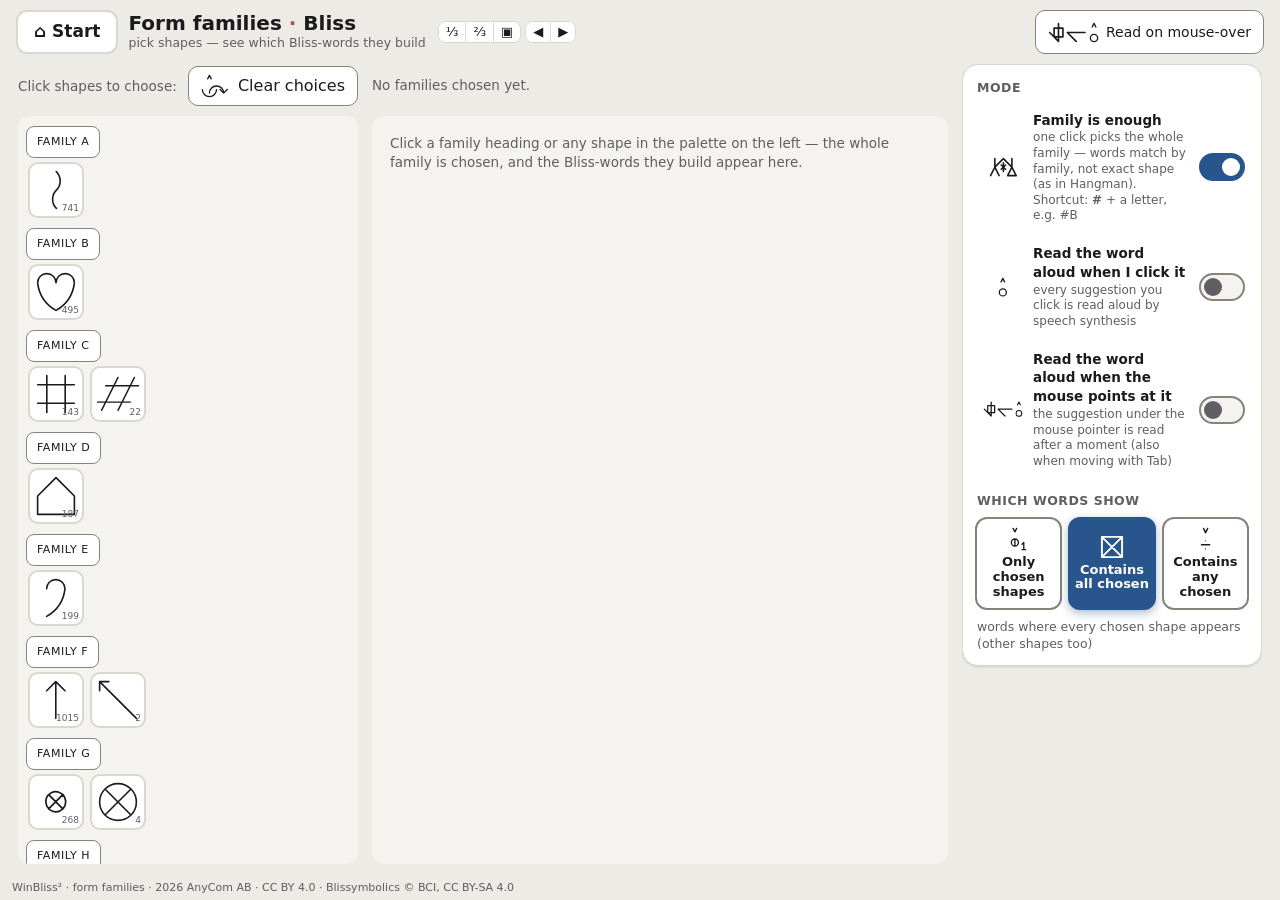
<file: workbench/former.html>
<!DOCTYPE html>
<html lang="sv">
<head>
<meta charset="utf-8">
<link rel="manifest" href="manifest.webmanifest">
<meta name="theme-color" content="#28558C">
<link rel="icon" href="icons/favicon.svg" type="image/svg+xml">
<link rel="apple-touch-icon" href="icons/apple-touch-icon.png">
<title>Bliss — formfamiljer</title>
<meta name="robots" content="noindex, nofollow">
<meta name="viewport" content="width=device-width, initial-scale=1">
<link rel="stylesheet" href="css/wb-base.css">
<style>
body{font-family:"Atkinson Hyperlegible Next","Atkinson Hyperlegible",system-ui,sans-serif;
  background:var(--bg);color:var(--ink);height:100vh;display:flex;flex-direction:column}
main{flex:1;display:grid;grid-template-columns:340px 1fr 300px;gap:14px;padding:0 18px 14px;min-height:0}
.col{display:flex;flex-direction:column;gap:8px;min-height:0}
/* palette */
#palette{flex:1;overflow-y:auto;min-height:0;background:var(--panel-2);border-radius:12px;padding:10px}
.famhead{font-size:11px;color:var(--dim);text-transform:uppercase;letter-spacing:.05em;
  margin:10px 2px 4px}
.famhead:first-child{margin-top:0}
.famrow{display:flex;flex-wrap:wrap;gap:6px}
.form{position:relative;display:flex;align-items:center;justify-content:center;
  width:56px;height:56px;background:var(--panel);border:2px solid var(--rule);border-radius:10px;
  cursor:pointer;padding:4px}
.form:hover{border-color:var(--accent)}
.form.on{border-color:var(--sel);background:var(--accent-soft)}
.form svg{max-width:44px;max-height:40px;height:auto;width:auto}
.form .n{position:absolute;right:3px;bottom:1px;font-size:9px;color:var(--dim)}
/* the head of each column: the same height, so the three panels start in one line */
#palTools,#statsRow{display:flex;gap:var(--s2) 10px;align-items:center;flex-wrap:wrap;min-height:var(--target)}
#palTools .lbl{flex:1 1 auto;min-width:0;font-size:13.5px;color:var(--dim)}
#btnClear,#speakAll{min-height:40px;flex:none}
/* results */
#mid{display:flex;flex-direction:column;gap:8px;min-height:0}
#stats{font-size:13.5px;color:var(--dim);min-height:20px}
#stats b{color:var(--ink)}
#words{flex:1;overflow-y:auto;min-height:0;background:var(--panel-2);border-radius:12px;
  padding:10px;display:flex;flex-direction:column;gap:4px;align-content:flex-start}
.word{display:flex;align-items:center;gap:12px;background:var(--panel);border:1.5px solid var(--rule);
  border-radius:10px;padding:6px 10px;cursor:pointer;text-align:left;font:inherit;color:var(--ink)}
.word:hover{border-color:var(--accent)}
.word.cur{border-color:var(--sel)}
.word .sym{min-width:80px;display:flex;justify-content:center}
.word .nm{font-size:14px}
.word .en{font-size:11.5px;color:var(--dim)}
.empty{color:var(--dim);font-size:13.5px;padding:8px}
/* right panel */
#side{display:flex;flex-direction:column;gap:10px;overflow-y:auto;min-height:0}
#side h3{font-size:12.5px;color:var(--dim);text-transform:uppercase;letter-spacing:.04em}
/* Läge (2026-11-26): the on/off settings are switches, the match is one row of choices */
#modePanel{display:flex;flex-direction:column;gap:var(--s2);padding:var(--s3);flex:none}
#modePanel h3{margin:2px 2px 0}
#matchHead{margin-top:var(--s2) !important}
.tgl{display:flex;align-items:center;gap:10px;min-height:var(--target);padding:6px 4px;font-size:13.5px;cursor:pointer;border-radius:var(--r1)}
.tgl:hover{background:var(--panel-2)}
.tgl[hidden]{display:none}
.tgl > input[role=switch]{order:2;margin-left:auto}
.tgl .tt{display:flex;flex-direction:column;gap:1px;min-width:0}
.tgl .tt b{font-weight:700}
.tgl .tt .d{font-size:12px;color:var(--dim);line-height:1.3}
/* the symbols stand in one column, so the words start in one line */
.tgl > .wbi{width:40px;justify-content:center;margin-right:0}
.tgl > .tt,.tgl > span:last-child{flex:1 1 auto}
input[type=checkbox][role=switch]{appearance:none;-webkit-appearance:none;flex:none;position:relative;width:46px;height:28px;margin:0;
  border-radius:14px;background:var(--panel-2);border:2px solid var(--line);cursor:pointer;transition:background-color var(--ease),border-color var(--ease)}
input[type=checkbox][role=switch]::before{content:"";position:absolute;top:3px;left:3px;width:18px;height:18px;border-radius:50%;
  background:var(--dim);transition:transform var(--ease)}
input[type=checkbox][role=switch]:checked{background:var(--accent);border-color:var(--accent)}
input[type=checkbox][role=switch]:checked::before{transform:translateX(18px);background:var(--on-accent,#fff)}
@media (prefers-reduced-motion: reduce){input[type=checkbox][role=switch],input[type=checkbox][role=switch]::before{transition:none}}
@media (forced-colors: active){input[type=checkbox][role=switch]{appearance:auto;-webkit-appearance:auto;width:20px;height:20px}
  input[type=checkbox][role=switch]::before{display:none}}
/* which words show: three big buttons with a picture, one chosen (as Memory's choices) */
.choices{display:grid;grid-template-columns:repeat(3,minmax(0,1fr));gap:6px}
.choice{display:flex;flex-direction:column;align-items:center;justify-content:center;gap:4px;min-width:0;min-height:72px;padding:8px 4px;
  border-width:2px;border-radius:12px;font-size:13px;font-weight:700;line-height:1.15;text-align:center}
.choice .wbi{margin-right:0}
.choice .wbi svg{height:24px}
.choice[aria-pressed="true"]{box-shadow:0 3px 10px color-mix(in srgb,var(--accent) 40%,transparent)}
.choice:focus-visible{outline:3px solid var(--sel);outline-offset:2px}
#matchHint{font-size:12.5px;color:var(--dim);min-height:2.6em;padding:0 2px}
.mode[hidden]{display:none}
body.fam .famhead{cursor:pointer;color:var(--ink);display:inline-flex;align-items:center;min-height:32px;padding:2px 10px;
  margin-left:-2px;border:1px solid var(--line);border-radius:var(--r1);background:var(--panel)}
body.fam .famhead:hover{color:var(--accent);border-color:var(--accent)}
body.fam .famhead.on{color:var(--sel);border-color:var(--sel)}
#detail{background:var(--panel-2);border-radius:12px;padding:12px;display:none;
  flex-direction:column;gap:8px}
#detail.show{display:flex}
#dSym{display:flex;justify-content:center;padding:8px;background:var(--panel);border-radius:10px}
#dName{font-size:16px;font-weight:600}
#dEn{font-size:12.5px;color:var(--dim)}
#dForms{display:flex;flex-wrap:wrap;gap:6px}
#dForms .form{width:46px;height:46px;cursor:default}
#dForms .form svg{max-width:36px;max-height:32px}
#detail > button{min-height:40px}
header[hidden],footer[hidden],#dGravyr[hidden]{display:none}
#statsRow #stats{flex:1}
#speakAll[hidden],#dSpeak[hidden],#speakPickRow[hidden],#speakHoverRow[hidden]{display:none}
#speakAll.speaking,#dSpeak.speaking{background:var(--accent);border-color:var(--accent);color:var(--on-accent,#fff)}
body:has(header[hidden]) main{padding-top:12px}
footer{padding:3px 12px 5px;font-size:11px;line-height:1.3;color:var(--dim)}
/* narrow: one column and the page scrolls; each list keeps a height of its own */
@media (max-width:900px){
  body{height:auto;min-height:100vh}
  main{grid-template-columns:1fr}
  #palette{flex:none;max-height:45vh}
  #words{flex:none;max-height:60vh}
  #side{overflow:visible}
}
</style>
</head>
<body>
<header>
  <a class="homeLink" href="start.html" title="Till startsidan">⌂ Start</a>
  <div class="wbTitle"><h1>Formfamiljer <span style="color:var(--sel)">·</span> Bliss</h1>
    <span class="sub">välj former — se vilka blissord som byggs av dem</span></div>
  <span class="grow"></span>
</header>
<main>
  <aside class="col" aria-label="Formpalett">
    <div id="palTools">
      <span class="lbl">Klicka på former för att välja:</span>
      <button id="btnClear">Rensa val</button>
    </div>
    <div id="palette"></div>
  </aside>
  <section id="mid" aria-label="Ordförslag">
    <div id="statsRow"><div id="stats"></div><button id="speakAll" hidden>🔊 Läs upp förslagen</button></div>
    <div id="words"></div>
  </section>
  <aside class="col" id="side" aria-label="Läge och detaljer">
    <!-- Håkan, 2026-11-10: the chosen word first, so its buttons are easy to reach -->
    <div id="detail">
      <div id="dSym"></div>
      <div id="dName"></div>
      <button id="dSpeak">🔊 Läs upp ordet</button>
      <div id="dEn"></div>
      <h3>Ordets former</h3>
      <div id="dForms"></div>
      <label class="tgl" id="copyTextRow"><input type="checkbox" id="copyText" role="switch" checked>
        <span>Ta med ordet under symbolen</span></label>
      <button id="dCopy">Kopiera bild till klippbordet</button>
      <button id="dCopyTxt">Kopiera text till klippbordet</button>
      <div id="dCopyMsg" style="font-size:12px;color:var(--dim)"></div>
      <button id="dSkriv" class="primary">Skicka till Skriv →</button>
      <div id="dSkrivMsg" style="font-size:12px;color:var(--dim)"></div>
      <button id="dGravyr">Öppna på gravyrkort →</button>
    </div>
    <section id="modePanel" class="panel" aria-labelledby="modeHead">
      <h3 id="modeHead">Läge</h3>
      <label class="tgl" id="famModeRow"><input type="checkbox" id="famMode" role="switch">
        <span class="tt"><b>Familj räcker</b>
        <span class="d">ett klick väljer hela familjen — orden matchas på familj, inte exakt form (som i Gissa). Kortkommando: <b>#</b> + bokstav, t.ex. #B</span></span></label>
      <label class="tgl" id="speakPickRow"><input type="checkbox" id="speakPick" role="switch">
        <span class="tt"><b>Läs upp ordet när jag klickar</b>
        <span class="d">varje förslag du klickar på läses upp med talsyntes</span></span></label>
      <label class="tgl" id="speakHoverRow"><input type="checkbox" id="speakHover" role="switch">
        <span class="tt"><b>Läs upp ordet när musen pekar på det</b>
        <span class="d">förslaget under muspekaren läses upp efter en kort stund (även när du går med Tab)</span></span></label>
      <h3 id="matchHead">Vilka ord visas</h3>
      <div id="matchBtns" class="choices" role="group" aria-labelledby="matchHead">
        <button type="button" id="matchOnly" class="choice" data-v="only" aria-pressed="false">Bara valda former</button>
        <button type="button" id="matchAll" class="choice" data-v="all" aria-pressed="true">Innehåller alla valda</button>
        <button type="button" id="matchAny" class="choice" data-v="any" aria-pressed="false">Innehåller någon vald</button>
      </div>
      <div id="matchHint"></div>
      <!-- the radios hold the chosen match (the buttons above set them) -->
      <div class="mode" hidden>
        <label><input type="radio" name="mode" value="only">
          <span><b>Bara valda former</b><br>
          <span style="color:var(--dim)">ord som kan byggas helt av de valda formerna</span></span></label>
        <!-- Håkan, 2026-11-05: "Innehåller alla valda" är grundinställningen -->
        <label><input type="radio" name="mode" value="all" checked>
          <span><b>Innehåller alla valda</b><br>
          <span style="color:var(--dim)">ord där varje vald form ingår (även andra former)</span></span></label>
        <label><input type="radio" name="mode" value="any">
          <span><b>Innehåller någon vald</b><br>
          <span style="color:var(--dim)">ord där minst en vald form ingår</span></span></label>
      </div>
    </section>
  </aside>
</main>
<footer>WinBliss² · formfamiljer · 2026 AnyCom AB · CC BY 4.0 · <span title="Blissymbolics © C.K. Bliss 1949, 1965 · symbols © Blissymbolics Communication International (BCI), distributed under CC BY-SA 4.0 — conforming to the BCI Authorized Vocabulary, blissymbolics.org">Blissymbolics © BCI, CC BY-SA 4.0</span></footer>

<script src="js/shared/lang.js"></script>
<script src="js/shared/styrning.js"></script>
<script src="js/shared/ikoner.js"></script>
<script src="js/shared/pwa.js"></script>
<script src="js/shared/window.js"></script>
<script src="js/shared/speak.js"></script>
<script src="js/shared/hovertal.js"></script>
<script src="js/shared/shortcuts.js"></script>
<script src="js/shared/switch.js"></script>
<script src="js/engine/bliss-shapes.js"></script>
<script src="js/engine/bliss-engine.js"></script>
<script src="js/data/bliss-data.js"></script>
<script src="js/data/glosses-sv.js"></script>
<script>
'use strict';
const $ = (id) => document.getElementById(id);
const SV = (BLISS_GLOSSES && BLISS_GLOSSES.sv) || {};

/* Language (PeO, 2026-09-25): follows the suite's wb-lang from the start page. */
const LNG = wbLang();
const tr = (en, sv) => LNG === 'sv' ? sv : en;
document.documentElement.lang = LNG;
function svName(s) {
  return (LNG === 'sv' ? (SV[s.id] || s.n || '') : (s.n || SV[s.id] || '')).split(',')[0].replace(/_/g, ' ');
}
if (LNG === 'en') {
  document.title = 'Bliss — form families';
  document.querySelector('.homeLink').title = 'To the start page';
  document.querySelector('header h1').innerHTML = 'Form families <span style="color:var(--sel)">·</span> Bliss';
  document.querySelector('header .sub').textContent = 'pick shapes — see which Bliss-words they build';
  document.querySelector('#palTools .lbl').textContent = 'Click shapes to choose:';
  $('btnClear').textContent = 'Clear choices';
  document.querySelector('aside[aria-label="Formpalett"]').setAttribute('aria-label', 'Shape palette');
  document.querySelector('section[aria-label="Ordförslag"]').setAttribute('aria-label', 'Word suggestions');
  document.querySelector('aside[aria-label="Läge och detaljer"]').setAttribute('aria-label', 'Mode and details');
  $('modeHead').textContent = 'Mode';
  $('matchHead').textContent = 'Which words show';
  document.querySelector('#famModeRow .tt').innerHTML = '<b>Family is enough</b><span class="d">one click picks the whole family — words match by family, not exact shape (as in Hangman). Shortcut: <b>#</b> + a letter, e.g. #B</span>';
  const modes = [
    ['<b>Only chosen shapes</b>', 'words built entirely from the chosen shapes'],
    ['<b>Contains all chosen</b>', 'words where every chosen shape appears (other shapes too)'],
    ['<b>Contains any chosen</b>', 'words where at least one chosen shape appears']];
  document.querySelectorAll('.mode label > span').forEach((sp, i) => {
    sp.innerHTML = modes[i][0] + '<br><span style="color:var(--dim)">' + modes[i][1] + '</span>'; });
  ['matchOnly', 'matchAll', 'matchAny'].forEach((id, i) => { $(id).textContent = modes[i][0].replace(/<\/?b>/g, ''); });
  document.querySelector('#detail h3').textContent = "The word's shapes";
  document.querySelector('#copyTextRow > span').textContent = 'Include the word under the symbol';
  $('dCopy').textContent = 'Copy image to the clipboard';
  $('dCopyTxt').textContent = 'Copy text to the clipboard';
  $('dGravyr').textContent = 'Open on an engraving tag →';
  $('dSkriv').textContent = 'Send to Write →';
  $('dSpeak').textContent = '🔊 Read the word aloud';
  $('speakAll').textContent = '🔊 Read the suggestions aloud';
  document.querySelector('#speakPickRow .tt').innerHTML = '<b>Read the word aloud when I click it</b>' +
    '<span class="d">every suggestion you click is read aloud by speech synthesis</span>';
  document.querySelector('#speakHoverRow .tt').innerHTML = '<b>Read the word aloud when the mouse points at it</b>' +
    '<span class="d">the suggestion under the mouse pointer is read after a moment (also when moving with Tab)</span>';
  const foot = document.querySelector('footer');
  foot.firstChild.nodeValue = 'WinBliss² · form families · 2026 AnyCom AB · CC BY 4.0 · ';
}

/* ---- index: element key ("V2") -> usage, and per-symbol key sets ---- */
const useCount = new Map();      // key -> number of words using it
const symKeys = new Map();       // symbol id -> Set of keys ("V2")
const symFams = new Map();       // symbol id -> Set of family letters ("V")
const SYMS = BLISS_DATA.filter(s => s.e && s.e.length);
for (const s of SYMS) {
  const ks = new Set(), fs = new Set();
  for (const e of s.e) { ks.add(e[0] + e[1]); fs.add(e[0]); }
  symKeys.set(s.id, ks); symFams.set(s.id, fs);
  for (const k of ks) useCount.set(k, (useCount.get(k) || 0) + 1);
}

/* Tillval (Håkans blissanvändare, 2026-09-24): "familj räcker" — som i Gissa.
   Ett klick väljer hela familjen och orden matchas på familjenivå. */
const famMode = () => $('famMode').checked;
const selFams = new Set();
const famHeads = new Map();

/* ---- render one bare element as a small SVG (palette chip) ---- */
function elementSVG(fam, sub, unit) {
  // synthetic one-element symbol; Z (bokstäver) gets a sample glyph
  const e = fam === 'Z'
    ? ['Z', 1, 1, 0, 0, 0, 0, 0, 'Ab', 0, 6]
    : [fam, sub, 1, 0, 0, 0, 0, 0, '', 0, 4];
  try { return blissSVG({ e: [e] }, { unit: unit || 5, color: 'currentColor' }); }
  catch (_) { return '<span style="font-size:11px">' + fam + sub + '</span>'; }
}

/* ---- palette, grouped by family letter ---- */
const selected = new Set();
const chipByKey = new Map();
function buildPalette() {
  const byFam = new Map();
  for (const k of useCount.keys()) {
    const fam = k[0], sub = +k.slice(1);
    if (!byFam.has(fam)) byFam.set(fam, []);
    byFam.get(fam).push(sub);
  }
  const pal = $('palette');
  for (const fam of [...byFam.keys()].sort()) {
    const head = document.createElement('div');
    head.className = 'famhead';
    head.textContent = tr('Family ', 'Familj ') + fam + (fam === 'Z' ? tr(' (letters)', ' (bokstäver)') : '');
    head.onclick = () => { if (famMode()) toggleFam(fam); };
    head.onkeydown = (ev) => { if (famMode() && (ev.key === 'Enter' || ev.key === ' ')) { ev.preventDefault(); toggleFam(fam); } };
    famHeads.set(fam, head);
    pal.appendChild(head);
    const row = document.createElement('div');
    row.className = 'famrow';
    for (const sub of byFam.get(fam).sort((a, b) => a - b)) {
      const key = fam + sub;
      const chip = document.createElement('div');
      chip.className = 'form'; chip.setAttribute('role', 'button'); chip.tabIndex = 0;
      chip.title = key + tr(' — used in ', ' — används i ') + useCount.get(key) + tr(' words', ' ord');
      // the name a screen reader says: the form and its count, not the count alone
      chip.setAttribute('aria-label', key + ', ' + useCount.get(key) + tr(' words', ' ord'));
      chip.setAttribute('aria-pressed', 'false');
      chip.innerHTML = elementSVG(fam, sub) +
        '<span class="n">' + useCount.get(key) + '</span>';
      const toggle = () => {
        if (famMode()) { toggleFam(fam); return; }
        if (selected.has(key)) { selected.delete(key); chip.classList.remove('on'); }
        else { selected.add(key); chip.classList.add('on'); }
        chip.setAttribute('aria-pressed', String(selected.has(key)));
        renderWords();
      };
      chip.onclick = toggle;
      chip.onkeydown = (ev) => { if (ev.key === 'Enter' || ev.key === ' ') { ev.preventDefault(); toggle(); } };
      chipByKey.set(key, chip);
      row.appendChild(chip);
    }
    pal.appendChild(row);
  }
}

/* ---- family mode: whole-family selection, painted onto the palette ---- */
function toggleFam(fam) {
  if (selFams.has(fam)) selFams.delete(fam); else selFams.add(fam);
  paintFams(); renderWords();
}
function paintFams() {
  for (const [k, chip] of chipByKey) {
    const on = famMode() ? selFams.has(k[0]) : selected.has(k);
    chip.classList.toggle('on', on);
    chip.setAttribute('aria-pressed', String(on));
  }
  // a family heading is a button only in family mode, where a click chooses it
  // (2026-11-12: it could be clicked but not reached with the keyboard)
  for (const [fam, head] of famHeads) {
    head.classList.toggle('on', famMode() && selFams.has(fam));
    if (famMode()) {
      head.setAttribute('role', 'button'); head.tabIndex = 0;
      head.setAttribute('aria-pressed', String(selFams.has(fam)));
    } else {
      head.removeAttribute('role'); head.removeAttribute('tabindex'); head.removeAttribute('aria-pressed');
    }
  }
}
function chosenCount() { return famMode() ? selFams.size : selected.size; }

/* ---- matching ---- */
function matches() {
  const mode = document.querySelector('input[name=mode]:checked').value;
  const fam = famMode();
  const out = [];
  for (const s of SYMS) {
    const ks = fam ? symFams.get(s.id) : symKeys.get(s.id);
    const sel = fam ? selFams : selected;
    let ok;
    if (mode === 'only') {
      ok = true;
      for (const k of ks) if (!sel.has(k)) { ok = false; break; }
    } else if (mode === 'all') {
      ok = true;
      for (const k of sel) if (!ks.has(k)) { ok = false; break; }
    } else {
      ok = false;
      for (const k of sel) if (ks.has(k)) { ok = true; break; }
    }
    if (ok) out.push(s);
  }
  // simplest words first: fewest drawn elements, then Swedish name
  out.sort((a, b) => a.e.length - b.e.length || svName(a).localeCompare(svName(b), 'sv'));
  return out;
}

/* ---- results (batched rendering — thousands of SVGs would stall) ---- */
let current = null, hits = [], shown = 0;
const BATCH = 80;
function renderWords() {
  const box = $('words'); box.innerHTML = ''; shown = 0;
  $('speakAll').hidden = true;
  const n = chosenCount();
  if (!n) {
    $('stats').innerHTML = famMode() ? tr('No families chosen yet.', 'Inga familjer valda ännu.') : tr('No shapes chosen yet.', 'Inga former valda ännu.');
    box.innerHTML = '<span class="empty">' + (famMode()
      ? tr('Click a family heading or any shape in the palette on the left — the whole family is chosen, ',
           'Klicka på en familjerubrik eller en form i paletten till vänster — hela familjen väljs, ')
      : tr('Choose one or more shapes in the palette on the left, ',
           'Välj en eller flera former i paletten till vänster, ')) +
      tr('and the Bliss-words they build appear here.</span>', 'så visas här vilka blissord de bygger.</span>');
    return;
  }
  hits = matches();
  $('speakAll').hidden = !WB_SPEECH || !hits.length;
  $('stats').innerHTML = '<b>' + hits.length + '</b> ' + tr('words match', 'ord matchar') + ' ' + n +
    (famMode() ? (n > 1 ? tr(' chosen families', ' valda familjer') : tr(' chosen family', ' vald familj'))
               : (n > 1 ? tr(' chosen shapes', ' valda former') : tr(' chosen shape', ' vald form'))) + '.';
  if (!hits.length) {
    box.innerHTML = '<span class="empty">' + tr('No word matches — try adding more shapes or switching mode on the right.',
      'Inget ord matchar — prova att lägga till fler former eller byta läge till höger.') + '</span>';
    return;
  }
  showMore();
}
function showMore() {
  const box = $('words');
  const upto = Math.min(hits.length, shown + BATCH);
  for (; shown < upto; shown++) {
    const s = hits[shown];
    const b = document.createElement('button');
    b.className = 'word'; b.dataset.id = s.id;
    b.innerHTML = '<span class="sym">' + blissSVG(s, { unit: 3.2, color: 'currentColor' }) +
      '</span><span><span class="nm">' + svName(s) + '</span><br><span class="en">' +
      (s.n || '') + '</span></span>';
    b.onclick = () => { showDetail(s, b); speakOnPick(s); };
    b.dataset.hoverOwn = '';            // reads its Swedish name itself (hoverSpeak)
    b.addEventListener('mouseenter', () => hoverSpeak(s));
    b.addEventListener('mouseleave', hoverLeave);
    b.addEventListener('focus', () => hoverSpeak(s));
    b.addEventListener('blur', hoverLeave);
    box.appendChild(b);
  }
  const old = $('more'); if (old) old.remove();
  if (shown < hits.length) {
    const m = document.createElement('button');
    m.id = 'more'; m.textContent = tr('Show more (', 'Visa fler (') + (hits.length - shown) + tr(' left)', ' kvar)');
    m.onclick = showMore;
    box.appendChild(m);
  }
}

/* ---- detail panel ---- */
// Håkan, 2026-11-10: the right panel always starts scrolled to the top, where the
// chosen word and its buttons are — on opening the page and on every new word
function sideToTop() { $('side').scrollTop = 0; }
if ('scrollRestoration' in history) history.scrollRestoration = 'manual';
sideToTop();
addEventListener('load', sideToTop);
addEventListener('pageshow', sideToTop);
function showDetail(s, btn) {
  document.querySelectorAll('.word.cur').forEach(x => x.classList.remove('cur'));
  if (btn) btn.classList.add('cur');
  current = s;
  $('dSkrivMsg').textContent = '';
  $('detail').classList.add('show');
  sideToTop();
  $('dSym').innerHTML = blissSVG(s, { unit: 7, color: 'currentColor' });
  $('dName').textContent = (LNG === 'sv' ? (SV[s.id] || svName(s)) : (s.n || svName(s)))
    .replace(/_/g, ' ').split(',').join(', ');
  $('dEn').textContent = (LNG === 'sv' ? (s.n || '') : (SV[s.id] || '')) + ' · BCI ' + s.id;
  const df = $('dForms'); df.innerHTML = '';
  for (const k of [...symKeys.get(s.id)].sort()) {
    const chip = document.createElement('div');
    chip.className = 'form' + ((famMode() ? selFams.has(k[0]) : selected.has(k)) ? ' on' : '');
    chip.title = k;
    chip.innerHTML = elementSVG(k[0], +k.slice(1), 4);
    df.appendChild(chip);
  }
}
$('dGravyr').onclick = () => { if (current) location.href = 'gravyr.html?w=' + current.id; };

/* ---- send the chosen symbol to Skriv (Håkan, 2026-10-30) ----
   An open Skriv tab answers on the 'wb-skriv' channel and gets the symbol
   added at the end of its text, so what is written there stays. With no
   Skriv open, Skriv opens in its own tab with the symbol
   (index.html?vy=skriv&ord=<BCI id>); later sends then go to that tab. */
function sendToSkriv(id) {
  const msg = $('dSkrivMsg');
  const open = () => {
    const w = window.open('index.html?vy=skriv&ord=' + id, 'wb-skriv');
    msg.textContent = w ? tr('Write opened with the symbol.', 'Skriv öppnades med symbolen.')
                        : tr('The browser blocked the new tab — allow pop-ups for this page.',
                             'Webbläsaren stoppade den nya fliken — tillåt popup-fönster för sidan.');
  };
  if (!('BroadcastChannel' in window)) return open();
  const ch = new BroadcastChannel('wb-skriv');
  let target = null;
  ch.onmessage = (ev) => { if (ev.data && ev.data.type === 'pong' && !target) target = ev.data.tab; };
  ch.postMessage({ type: 'ping' });
  // short wait for an answer; well inside the click's pop-up allowance
  setTimeout(() => {
    if (target) {
      ch.postMessage({ type: 'add', to: target, ids: [id] });
      msg.textContent = tr('Sent to Write ✓ (added at the end of the text)', 'Skickat till Skriv ✓ (lagt sist i texten)');
    } else open();
    setTimeout(() => ch.close(), 500);
  }, 250);
}
/* ---- read aloud (Håkan, 2026-11-04) ----
   🔊 on the chosen word; "read the word when I click" (remembered); and the
   whole list of suggestions read one after another — the shown ones, as many
   as are on screen. What is read is exactly the word that stands under the
   symbol (the list's word, the same the copied image carries) — never the
   symbol's own content, the English name or the other glosses. */
const spoken = (s) => svName(s).trim();
const speakProblem = (m) => { $('dSkrivMsg').textContent = m; };
wbSpeakButton($('dSpeak'), () => current ? spoken(current) : '', speakProblem);
wbSpeakButton($('speakAll'), () => hits.slice(0, shown).map(spoken).filter(Boolean).join(', '), (m) => { $('stats').textContent = m; });
try { $('speakPick').checked = localStorage.getItem('wb-former-las') === '1'; } catch (_) {}
$('speakPick').addEventListener('change', () => { try { localStorage.setItem('wb-former-las', $('speakPick').checked ? '1' : '0'); } catch (_) {} });
if (!WB_SPEECH) { $('speakPickRow').hidden = true; $('speakHoverRow').hidden = true; }
/* read on hover (Håkan, 2026-11-05): the word under the mouse — or reached
   with Tab — after a short pause, so passing over the list stays quiet.
   A new word replaces the one being read. Remembered ('wb-former-hover'). */
/* 2026-11-26: this box is the shared "Läs vid muspekare" (js/shared/hovertal.js), the same
   switch as in the top bar of every part. On here from before means on everywhere. */
try {
  if (localStorage.getItem('wb-former-hover') === '1') {
    localStorage.removeItem('wb-former-hover');
    if (!wbHover.on()) wbStyr.save(Object.assign({}, wbStyr.settings, { hover: true }));
  }
} catch (_) {}
$('speakHover').checked = wbHover.on();
$('speakHover').addEventListener('change', () => wbHover.set($('speakHover').checked));
wbStyr.onChange(() => { $('speakHover').checked = wbHover.on(); });
const HOVER_MS = 350;
let hoverT = null, hoverSaid = null;
function hoverSpeak(s) {
  clearTimeout(hoverT);
  if (!$('speakHover').checked) return;
  hoverT = setTimeout(() => {
    if (hoverSaid === s && wbSpeaking()) return;          // still reading this very word
    hoverSaid = s;
    const res = wbSpeak(spoken(s), { onend: () => { if (hoverSaid === s) hoverSaid = null; } });
    if (res === 'novoice') speakProblem(wbSpeakProblem(res));
  }, HOVER_MS);
}
function hoverLeave() { clearTimeout(hoverT); }
// Alt+P: the chosen word, or — with none chosen — the suggestions
wbSpeakHotkey(() => current ? $('dSpeak').click() : (!$('speakAll').hidden && $('speakAll').click()));
function speakOnPick(s) {
  if (!$('speakPick').checked) return;
  hoverSaid = s;                                       // the click's focus must not read it a second time
  const res = wbSpeak(spoken(s), { onend: () => { if (hoverSaid === s) hoverSaid = null; } });
  if (res === 'novoice') speakProblem(wbSpeakProblem(res));
}

/* inside Skriv's overlay (former.html?iskriv=1, Håkan 2026-10-30): the symbol
   goes straight to the Skriv page around us, which adds it and closes the
   overlay. No own header there — Skriv's overlay carries the title and ✕. */
const IN_SKRIV = new URLSearchParams(location.search).get('iskriv') === '1' && window.parent !== window;
if (IN_SKRIV) {
  document.querySelector('header').hidden = true;
  document.querySelector('footer').hidden = true;
  $('dGravyr').hidden = true;
  document.addEventListener('keydown', (ev) => {
    if (ev.key === 'Escape') window.parent.postMessage({ type: 'wb-fam-close' }, location.origin);
  });
}
$('dSkriv').onclick = () => {
  if (!current) return;
  if (IN_SKRIV) window.parent.postMessage({ type: 'wb-add', ids: [current.id] }, location.origin);
  else sendToSkriv(current.id);
};

/* ---- copy the chosen symbol as a PNG (Word and friends paste it as a picture) ---- */
async function copySymbol() {
  if (!current) return;
  const msg = $('dCopyMsg'); msg.textContent = '';
  // 32 px per half-unit: a standard-height symbol becomes ~256 px tall — crisp in a document
  const svg = blissSVG(current, { unit: 32, color: '#000' });
  const w = +svg.match(/width="([\d.]+)"/)[1], h = +svg.match(/height="([\d.]+)"/)[1];
  // Håkans blissanvändare (2026-09-24): symbol med eller utan ordet under
  const label = $('copyText').checked ? svName(current) : '';
  const fontPx = 44, pad = 16, gap = 14;
  const png = await new Promise((resolve, reject) => {
    const img = new Image();
    img.onload = () => {
      const cv = document.createElement('canvas');
      const font = `${fontPx}px "Atkinson Hyperlegible Next","Atkinson Hyperlegible",system-ui,sans-serif`;
      const cx = cv.getContext('2d');
      cx.font = font;
      const tw = label ? cx.measureText(label).width : 0;
      // NB: setting width/height resets the context (font included) — re-set below
      cv.width = Math.ceil(Math.max(w, tw) + 2 * pad);
      cv.height = Math.ceil(h + 2 * pad + (label ? gap + fontPx * 1.2 : 0));
      cx.fillStyle = '#fff'; cx.fillRect(0, 0, cv.width, cv.height);   // opaque: Word renders transparency badly
      cx.drawImage(img, (cv.width - w) / 2, pad, w, h);
      if (label) {
        cx.font = font; cx.fillStyle = '#000';
        cx.textAlign = 'center'; cx.textBaseline = 'top';
        cx.fillText(label, cv.width / 2, pad + h + gap);
      }
      cv.toBlob(b => b ? resolve(b) : reject(new Error('toBlob')), 'image/png');
    };
    img.onerror = reject;
    img.src = 'data:image/svg+xml;charset=utf-8,' + encodeURIComponent(svg);
  });
  try {
    if (!navigator.clipboard || !window.ClipboardItem) throw new Error('no-clipboard');
    await navigator.clipboard.write([new ClipboardItem({ 'image/png': png })]);
    msg.textContent = tr('Copied — paste with Ctrl+V (⌘V) in Word.', 'Kopierad — klistra in med Ctrl+V (⌘V) i Word.');
  } catch (_) {
    // no clipboard access (e.g. http over LAN): hand over the PNG as a file instead
    const a = document.createElement('a');
    a.href = URL.createObjectURL(png); a.download = svName(current) + '.png'; a.click();
    setTimeout(() => URL.revokeObjectURL(a.href), 5000);
    msg.textContent = tr('The clipboard is not reachable here — the image was downloaded as a PNG instead.', 'Klippbordet nås inte här — bilden laddades ner som PNG i stället.');
  }
}
$('dCopy').onclick = copySymbol;
// Håkan, 2026-11-10: the word as plain text, to paste into a document
async function copyWordText() {
  if (!current) return;
  const msg = $('dCopyMsg'); msg.textContent = '';
  // a space after the word, so several pasted words stand apart (Håkan, 2026-11-10)
  const word = $('dName').textContent.split(', ')[0].trim();
  const text = word + ' ';
  try {
    if (!navigator.clipboard) throw new Error('no-clipboard');
    await navigator.clipboard.writeText(text);
  } catch (_) {
    // no clipboard API (e.g. http over LAN): the old way through a hidden field
    const ta = document.createElement('textarea');
    ta.value = text; ta.setAttribute('readonly', ''); ta.style.cssText = 'position:fixed;left:-9999px';
    document.body.appendChild(ta); ta.select();
    const ok = document.execCommand('copy'); ta.remove();
    if (!ok) { msg.textContent = tr('The clipboard is not reachable here.', 'Klippbordet nås inte här.'); return; }
  }
  msg.textContent = tr('Copied “' + word + '” with a space after — paste with Ctrl+V (⌘V).', 'Kopierade ”' + word + '” med mellanslag efter — klistra in med Ctrl+V (⌘V).');
}
$('dCopyTxt').onclick = copyWordText;

$('btnClear').onclick = () => {
  selected.clear(); selFams.clear();
  paintFams(); renderWords();
};
document.querySelectorAll('input[name=mode]').forEach(r =>
  r.addEventListener('change', renderWords));
/* which words show (2026-11-26): three buttons, one chosen. The radios stay,
   hidden, and hold the choice; under the buttons stands what the chosen one does. */
function syncMatch() {
  const r = document.querySelector('input[name=mode]:checked');
  for (const b of $('matchBtns').children) b.setAttribute('aria-pressed', String(b.dataset.v === r.value));
  $('matchHint').textContent = r.closest('label').querySelector('span span').textContent;
}
for (const b of $('matchBtns').children) b.onclick = () => {
  const r = document.querySelector('input[name=mode][value=' + b.dataset.v + ']');
  if (!r.checked) { r.checked = true; r.dispatchEvent(new Event('change')); }
  syncMatch();
};
syncMatch();
/* Kortkommando (Håkans blissanvändare, 2026-09-24): # följt av en bokstav
   väljer familjen — fjärrstyrning och externa tangentbord. I "familj räcker"-
   läget växlar det familjen; annars rullas familjen fram i paletten. */
let hashArmed = 0;
document.addEventListener('keydown', (ev) => {
  const t = ev.target;
  if (t && (t.tagName === 'INPUT' || t.tagName === 'TEXTAREA' || t.tagName === 'SELECT')) return;
  if (ev.key === '#') {
    hashArmed = Date.now(); ev.preventDefault();
    $('stats').innerHTML = '<b>#</b>' + tr(' — press the family letter (A–Z).', ' — tryck familjens bokstav (A–Z).'); return;
  }
  if (!hashArmed) return;
  if (ev.key.length !== 1) return;                 // Shift/Alt etc: keep waiting
  if (Date.now() - hashArmed > 4000) { hashArmed = 0; return; }
  hashArmed = 0;
  const f = ev.key.toUpperCase();
  const head = famHeads.get(f);
  if (!head) { $('stats').innerHTML = tr('No family is called ', 'Ingen familj heter ') + f + '.'; return; }
  ev.preventDefault();
  head.scrollIntoView({ block: 'nearest' });
  if (famMode()) toggleFam(f);
  else { head.classList.add('on'); setTimeout(() => head.classList.remove('on'), 900); }
});
$('famMode').addEventListener('change', () => {
  document.body.classList.toggle('fam', famMode());
  try { localStorage.setItem('former-fam', famMode() ? '1' : '0'); } catch (_) {}
  paintFams(); renderWords();
  if (current) showDetail(current, document.querySelector('.word.cur'));
});
try { $('famMode').checked = localStorage.getItem('former-fam') !== '0'; } catch (_) { $('famMode').checked = true; }
document.body.classList.toggle('fam', famMode());

buildPalette();
paintFams();
renderWords();

/* delade $-genvägar (shortcuts.js) */
wbShortcuts({
  title: () => tr('Form families', 'Formfamiljer'),
  actions: {
    C: { run: () => $('dCopy').click(), desc: () => tr('copy the chosen symbol to the clipboard (pick a word first)', 'kopiera vald symbol till klippbordet (välj ett ord först)') },
    H: { run: () => { location.href = 'start.html'; }, desc: () => tr('to the start page', 'till startsidan') },
  },
  extra: () => [[tr('# + letter', '# + bokstav'), tr('pick a form family (A–Z) in family mode', 'välj formfamilj (A–Z) i familjeläget')],
                ['Alt+P', tr('read the chosen word (or the suggestions) aloud / stop reading', 'läs upp det valda ordet (eller förslagen) / stoppa uppläsningen')]],
});

/* a Bliss symbol beside every setting and button (js/shared/ikoner.js, 2026-11-20) */
wbIcons.put({
  '#btnClear': '23864',
  '#speakAll': '16728,17455',
  '#dSpeak': '16728,18272',
  '#copyText': '16487,29846',
  '#dCopy': '16487,16172',
  '#dCopyTxt': '16487,29846',
  '#dSkriv': '16759,18285',
  '#dGravyr': '15922,29092',
  '#famMode': '20572',
  '#speakPick': '16728',
  '#speakHover': '23593,16728',
  '#matchOnly': '12363',
  '#matchAll': '12360',
  '#matchAny': '17207',
});
</script>
</body>
</html>
</file>
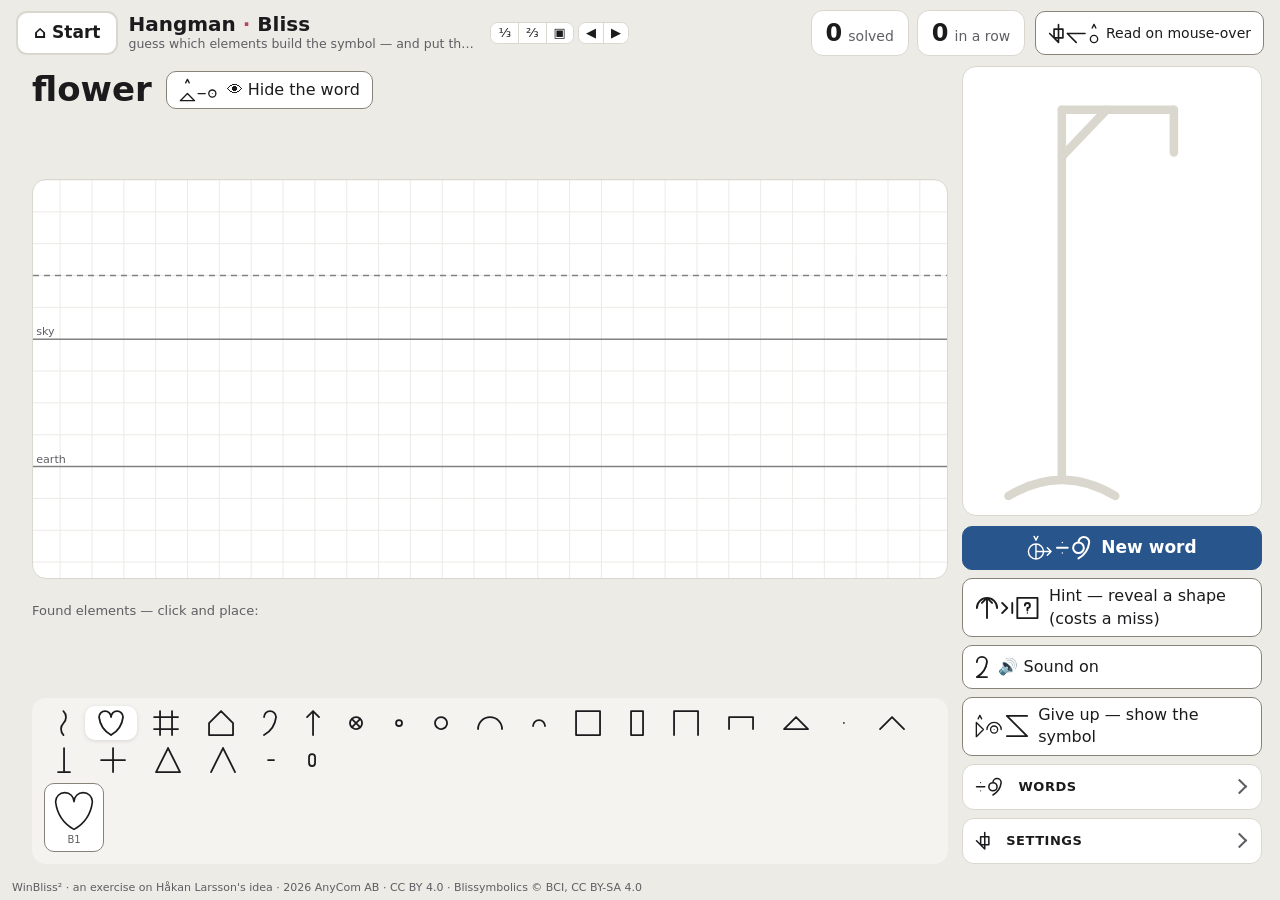
<file: workbench/gissa.html>
<!DOCTYPE html>
<html lang="sv">
<head>
<meta charset="utf-8">
<link rel="manifest" href="manifest.webmanifest">
<meta name="theme-color" content="#28558C">
<link rel="icon" href="icons/favicon.svg" type="image/svg+xml">
<link rel="apple-touch-icon" href="icons/apple-touch-icon.png">
<title>Bliss — hänga gubbe</title>
<meta name="robots" content="noindex, nofollow">
<meta name="viewport" content="width=device-width, initial-scale=1">
<link rel="stylesheet" href="css/wb-base.css">
<style>
body{font-family:"Atkinson Hyperlegible Next","Atkinson Hyperlegible",system-ui,sans-serif;
  background:var(--bg);color:var(--ink);height:100vh;display:flex;flex-direction:column}
/* the score: two clear counters in the top bar (2026-11-26) */
header .score{display:inline-flex;gap:var(--s2);flex:none}
header .score .stat{display:inline-flex;align-items:baseline;gap:6px;min-height:var(--target);padding:4px 14px;
  background:var(--panel);border:1px solid var(--rule);border-radius:var(--r2);font-size:14px;color:var(--dim);white-space:nowrap}
header .score .stat b{font-size:24px;line-height:1.5;color:var(--ink);font-variant-numeric:tabular-nums}
main{flex:1;display:grid;grid-template-columns:auto 1fr 300px;gap:14px;padding:0 18px 14px;min-height:0}
/* teacher's word list: text only — no symbols, nothing given away */
#picker{display:none;width:220px;flex-direction:column;gap:8px;min-height:0;
  max-height:calc(100vh - 110px);position:sticky;top:10px;
  background:var(--panel-2);border-radius:14px;padding:10px;grid-column:1}
/* pin every panel to its own track — with the picker hidden the remaining
   children otherwise auto-flow into the WRONG columns, leaving the 300px
   track standing empty at the far right (PeO's mystery gap, 2026-08-26) */
#left{grid-column:2}
#right{grid-column:3}
body.picker #picker{display:flex}
#pickSearch{font:inherit;padding:6px 9px;border:1px solid var(--rule);border-radius:8px;
  background:var(--panel);color:var(--ink)}
#pickRows{flex:1;overflow-y:auto;min-height:0;display:flex;flex-direction:column;gap:2px}
#pickRows button{text-align:left;border-color:transparent;background:transparent;padding:4px 8px;font-size:13.5px}
#pickRows button:hover{background:var(--panel);border-color:var(--accent)}
#pickCount{font-size:11.5px;color:var(--dim)}
#left{display:flex;flex-direction:column;gap:10px;min-width:0;min-height:0}
#wordRow{display:flex;align-items:center;gap:14px;flex-wrap:wrap}
#word{font-size:34px;font-weight:700}
#msg{font-size:15px;color:var(--dim);min-height:22px}
#msg.good{color:var(--ok)} #msg.bad{color:var(--sel)}
/* the board keeps a SANE scale: height-capped, aspect from its viewBox —
   a wide window must not inflate the symbol (PeO, 2026-08-25) */
#board.good{border-color:var(--ok);box-shadow:0 0 0 3px color-mix(in srgb, var(--ok) 35%, transparent)}
#board.bad{border-color:var(--sel);box-shadow:0 0 0 3px color-mix(in srgb, var(--sel) 35%, transparent)}
#board{transition:border-color .15s, box-shadow .15s;
  background:var(--stage);border:1px solid var(--rule);border-radius:14px;
  display:block;flex:1 1 0;min-height:140px;max-height:400px;width:100%;
  touch-action:manipulation}
#wrongRow{display:flex;gap:8px;align-items:center;flex-wrap:wrap}
#wrongRow[hidden]{display:none}   /* no wrong guesses yet: no empty label either */
#wrongRow .lbl{font-size:13px;color:var(--dim)}
.wrongG{display:inline-flex;align-items:center;justify-content:center;min-width:34px;height:30px;
  padding:3px 7px;border:1.5px dashed var(--sel);border-radius:8px;opacity:.55;position:relative}
.wrongG svg{max-height:22px;max-width:26px;width:auto;height:auto}
.wrongG::after{content:"";position:absolute;left:4px;right:4px;top:50%;height:2px;
  background:var(--sel);transform:rotate(-12deg)}
#tray{display:flex;gap:8px;align-items:center;flex-wrap:wrap;min-height:44px}
#tray .lbl{font-size:13px;color:var(--dim)}
/* board + tray centred in the free space — shortens the travel between
   picking an element and placing it (PeO, 2026-08-25) */
#mid{flex:1;display:flex;flex-direction:column;justify-content:center;gap:10px;min-height:0}
#palette{background:var(--panel-2);border-radius:14px;padding:8px 12px 12px}
#famRow{display:flex;gap:3px;flex-wrap:wrap;margin-bottom:6px}
#famRow button{border-color:transparent;background:transparent;min-width:38px;height:34px;
  display:inline-flex;align-items:center;justify-content:center;line-height:0}
#famRow button.on{background:var(--panel);box-shadow:0 1px 4px rgba(0,0,0,.12)}
#varRow{display:flex;gap:8px;flex-wrap:wrap;align-items:flex-end;min-height:64px}
.varBtn{display:flex;flex-direction:column;align-items:center;gap:2px;padding:7px 9px 4px}
.varBtn.wrong{opacity:.35;text-decoration:line-through;pointer-events:none}
.varBtn.found{border-color:var(--ok)}
.tok{display:flex;align-items:center;padding:6px 9px;border-style:dashed;border-color:var(--sel)}
.tok.on{background:var(--accent-soft)}
#right{display:flex;flex-direction:column;gap:10px;min-height:0;overflow-y:auto}
/* the man COMPLAINS (John's ask 2026-09-09): a speech bubble ABOVE the
   gallows, in flow — never covering it (PeO's detail pass) */
#quip{background:var(--panel-2);border:1.5px solid var(--ink);border-radius:12px;
  padding:8px 12px;font-size:14.5px;line-height:1.3;display:none;position:relative;
  margin-bottom:4px;flex:none}
#quip::after{content:"";position:absolute;bottom:-9px;right:34px;width:14px;height:14px;
  background:var(--panel-2);border-right:1.5px solid var(--ink);border-bottom:1.5px solid var(--ink);
  transform:rotate(45deg)}
#quip.on{display:block;animation:quipShake .35s ease}
@keyframes quipShake{0%,100%{transform:rotate(0)}30%{transform:rotate(-1.6deg)}60%{transform:rotate(1.4deg)}}
@media (prefers-reduced-motion: reduce){#quip.on{animation:none}}
/* tall stage: the gallows fills the column's full height */
#gallows{background:var(--panel);border:1px solid var(--rule);border-radius:14px;width:100%;
  flex:1 1 auto;min-height:150px}
/* the right column (2026-11-26): the game first — New word, Hint, Sound, Give up —
   then two parts that fold: Words (an own list, choosing a word) and Settings */
#controls{display:flex;flex-direction:column;gap:var(--s2);flex:none}
#controls > *{flex-shrink:0}
#gameBtns{display:flex;flex-direction:column;gap:var(--s2)}
#gameBtns > button,#controls .secBody > button{min-height:var(--target);text-align:left;display:flex;align-items:center}
#btnNext{min-height:52px;font-size:17px;justify-content:center}
#controls details.sec{border:1px solid var(--rule);border-radius:12px;background:var(--panel)}
#controls details.sec > summary{display:flex;align-items:center;gap:8px;min-height:44px;padding:6px 12px;cursor:pointer;
  font-size:13px;font-weight:700;text-transform:uppercase;letter-spacing:.04em;list-style:none;border-radius:12px}
#controls details.sec > summary::-webkit-details-marker{display:none}
/* the fold mark, drawn: pointing right when shut, down when open (as in Bildspel) */
#controls details.sec > summary::after{content:"";margin-left:auto;margin-right:4px;width:9px;height:9px;flex:none;
  border-right:2.5px solid var(--dim);border-bottom:2.5px solid var(--dim);transform:rotate(-45deg);transition:transform .15s}
#controls details.sec[open] > summary::after{transform:rotate(45deg)}
#controls details.sec > summary:hover{background:var(--panel-2)}
#controls .secBody{display:flex;flex-direction:column;gap:10px;padding:4px 12px 12px}
@media (prefers-reduced-motion: reduce){#controls details.sec > summary::after{transition:none}}
#controls .field{display:flex;flex-direction:column;gap:4px;font-size:13.5px}
#controls select{width:100%;min-height:40px}
#keyHint{font-size:12px;color:var(--dim)}
/* an on/off setting is a switch: words on the left, the switch on the right */
.tgl{display:flex;align-items:center;gap:10px;min-height:var(--target);font-size:13.5px;cursor:pointer}
.tgl[hidden]{display:none}
.tgl > input[role=switch]{order:2;margin-left:auto}
input[type=checkbox][role=switch]{appearance:none;-webkit-appearance:none;flex:none;position:relative;width:46px;height:28px;margin:0;
  border-radius:14px;background:var(--panel-2);border:2px solid var(--line);cursor:pointer;transition:background-color var(--ease),border-color var(--ease)}
input[type=checkbox][role=switch]::before{content:"";position:absolute;top:3px;left:3px;width:18px;height:18px;border-radius:50%;
  background:var(--dim);transition:transform var(--ease)}
input[type=checkbox][role=switch]:checked{background:var(--accent);border-color:var(--accent)}
input[type=checkbox][role=switch]:checked::before{transform:translateX(18px);background:var(--on-accent,#fff)}
@media (prefers-reduced-motion: reduce){input[type=checkbox][role=switch],input[type=checkbox][role=switch]::before{transition:none}}
@media (forced-colors: active){input[type=checkbox][role=switch]{appearance:auto;-webkit-appearance:auto;width:20px;height:20px}
  input[type=checkbox][role=switch]::before{display:none}}
footer{padding:3px 12px 5px;font-size:11px;line-height:1.3;color:var(--dim)}
#board .ph{opacity:.9}
@keyframes pulseIn{0%{opacity:.2}100%{opacity:1}}
/* win celebration: Bliss-element confetti over the board */
#confetti{position:fixed;pointer-events:none;z-index:50}
#confetti span{position:absolute;top:-40px;animation:confFall var(--dur) ease-in var(--delay) forwards}
#confetti svg{width:26px;height:auto}
@keyframes confFall{
  0%{transform:translateY(0) rotate(0deg);opacity:1}
  85%{opacity:1}
  100%{transform:translateY(var(--fall)) rotate(var(--spin));opacity:0}}
@media (prefers-reduced-motion: reduce){#confetti{display:none}}
#board g.new{animation:pulseIn .5s ease}
@media (prefers-reduced-motion: reduce){#board g.new{animation:none}}
/* narrow: one column, the page scrolls — every panel loses its fixed track */
@media (max-width:760px){
  body{height:auto;min-height:100vh}
  main{grid-template-columns:1fr}
  #picker,#left,#right{grid-column:auto}
  #picker{width:auto;max-height:50vh;position:static}
  #board{flex:none;height:260px}
  #right{overflow:visible}
  #gallows{flex:none;height:240px}
}
</style>
</head>
<body>
<header>
  <a class="homeLink" href="start.html" title="Till startsidan">⌂ Start</a>
  <div class="wbTitle"><h1>Hänga gubbe <span style="color:var(--sel)">·</span> Bliss</h1>
    <span class="sub">gissa vilka element som bygger symbolen — och sätt dem på rätt plats</span></div>
  <span class="grow"></span>
  <span class="score" id="score"><span class="stat"><b id="nWon">0</b> <span>klarade</span></span><span class="stat"><b id="nStreak">0</b> <span>i rad</span></span></span>
</header>
<main>
  <aside id="picker" aria-label="Välj ord">
    <input id="pickSearch" type="search" placeholder="Sök ord…" autocomplete="off">
    <div id="pickRows" tabindex="-1"></div>
    <div id="pickCount" class="lbl"></div>
  </aside>
  <section id="left" aria-label="Spelplan">
    <div id="wordRow">
      <span id="word">…</span>
      <button id="btnHide" title="Dölj eller visa ordet — dolt ord avslöjas när rundan är slut">👁 Dölj ordet</button>
      <span id="msg" aria-live="polite"></span>
    </div>
    <div id="wrongRow" hidden><span class="lbl">Fel gissningar:</span><span id="wrongList"></span></div>
    <div id="mid">
      <svg id="board" tabindex="0" aria-label="Symbolens rutnät"></svg>
      <div id="tray"><span class="lbl">Hittade element — klicka och placera:</span></div>
    </div>
    <div id="palette">
      <div id="famRow" role="tablist" aria-label="Formfamiljer"></div>
      <div id="varRow"></div>
    </div>
  </section>
  <aside id="right" aria-label="Spelet och inställningar">
    <div id="quip" role="status"></div>
    <svg id="gallows" viewBox="0 0 220 420" aria-label="Hänga gubbe-figuren"></svg>
    <div id="controls">
      <!-- 2026-11-26: the game first, then the parts that fold (remembered in 'gissa-ui') -->
      <div id="gameBtns">
        <button id="btnNext" class="primary">Nytt ord</button>
        <button id="btnHint">Ledtråd — visa en form (kostar en miss)</button>
        <button id="btnSound" title="Gubbens röst och ljudeffekter">🔊 Ljud på</button>
        <button id="btnReveal">Ge upp — visa symbolen</button>
      </div>
      <details id="secWords" class="sec">
        <summary><span class="secName">Ord</span></summary>
        <div class="secBody">
          <button id="btnList">Öppna egen ordlista (.wbs)…</button>
          <button id="btnPick" aria-pressed="false">Välj ord ur listan…</button>
        </div>
      </details>
      <details id="secSettings" class="sec">
        <summary><span class="secName">Inställningar</span></summary>
        <div class="secBody">
          <label class="field">Tema
            <select id="theme">
              <option value="auto">Auto (följ systemet)</option>
              <option value="light">Ljust</option>
              <option value="dark">Mörkt</option>
            </select>
          </label>
          <label class="field">Svårighetsgrad
            <select id="diff">
              <option value="latt" selected>Lätt · vardagsord (substantiv)</option>
              <option value="gula">Medel · alla gula ord</option>
              <option value="alla">Svår · hela blisslistan</option>
            </select>
          </label>
          <label id="famModeRow" class="tgl"><input type="checkbox" id="famMode" role="switch" checked> Rätt familj räcker — formen sätts på plats</label>
          <div id="keyHint">Kortkommando: <b>#</b> + bokstav väljer familj (t.ex. #B för hjärtat)</div>
        </div>
      </details>
    </div>
  </aside>
</main>
<footer>WinBliss² · en övning på Håkan Larssons idé · 2026 AnyCom AB · CC BY 4.0 · <span title="Blissymbolics © C.K. Bliss 1949, 1965 · symbols © Blissymbolics Communication International (BCI), distributed under CC BY-SA 4.0 — conforming to the BCI Authorized Vocabulary, blissymbolics.org">Blissymbolics © BCI, CC BY-SA 4.0</span></footer>

<script src="js/shared/lang.js"></script>
<script src="js/shared/styrning.js"></script>
<script src="js/shared/speak.js"></script>
<script src="js/shared/hovertal.js"></script>
<script src="js/shared/ikoner.js"></script>
<script src="js/shared/pwa.js"></script>
<script src="js/shared/window.js"></script>
<script src="js/shared/wbs.js"></script>
<script src="js/shared/vardagsord.js"></script>
<script src="js/shared/shortcuts.js"></script>
<script src="js/shared/switch.js"></script>
<script src="js/engine/bliss-shapes.js"></script>
<script src="js/engine/bliss-engine.js"></script>
<script src="js/data/bliss-data.js"></script>
<script src="js/data/glosses-sv.js"></script>
<script>
'use strict';
const $ = (id) => document.getElementById(id);
const G = 100;

/* Language (PeO, 2026-09-25): follows the suite's wb-lang, set on the start
   page or in WinBliss settings. Swedish stays the source text in the markup;
   English is applied here. */
const LNG = wbLang();
const tr = (en, sv) => LNG === 'sv' ? sv : en;
document.documentElement.lang = LNG;
if (LNG === 'en') {
  document.title = 'Bliss — hangman';
  document.querySelector('.homeLink').title = 'To the start page';
  document.querySelector('header h1').innerHTML = 'Hangman <span style="color:var(--sel)">·</span> Bliss';
  document.querySelector('header .sub').textContent = 'guess which elements build the symbol — and put them in place';
  $('score').innerHTML = '<span class="stat"><b id="nWon">0</b> <span>solved</span></span><span class="stat"><b id="nStreak">0</b> <span>in a row</span></span>';
  $('right').setAttribute('aria-label', 'The game and settings');
  document.querySelector('#secWords .secName').textContent = 'Words';
  document.querySelector('#secSettings .secName').textContent = 'Settings';
  $('picker').setAttribute('aria-label', 'Choose a word');
  $('pickSearch').placeholder = 'Search words…';
  $('left').setAttribute('aria-label', 'Game board');
  $('board').setAttribute('aria-label', "The symbol's grid");
  $('gallows').setAttribute('aria-label', 'The hangman figure');
  $('famRow').setAttribute('aria-label', 'Form families');
  document.querySelector('#wrongRow .lbl').textContent = 'Wrong guesses:';
  $('theme').parentElement.firstChild.nodeValue = 'Theme';
  $('diff').parentElement.firstChild.nodeValue = 'Difficulty';
  const opts = { theme: ['Auto (follow the system)', 'Light', 'Dark'],
                 diff: ['Easy · everyday words (nouns)', 'Medium · all yellow words', 'Hard · the whole Bliss list'] };
  for (const id in opts) [...$(id).options].forEach((o, i) => { o.textContent = opts[id][i]; });
  $('famModeRow').lastChild.nodeValue = ' Family is enough — the shape is placed for you';
  $('keyHint').innerHTML = 'Shortcut: <b>#</b> + a letter picks a family (e.g. #B for the heart)';
  $('btnHint').textContent = 'Hint — reveal a shape (costs a miss)';
  $('btnList').textContent = 'Open your own word list (.wbs)…';
  $('btnPick').textContent = 'Choose a word from the list…';
  $('btnSound').title = "The man's voice and sound effects";
  $('btnHide').title = 'Hide or show the word — a hidden word is revealed when the round ends';
  $('btnNext').textContent = 'New word';
  $('btnReveal').textContent = 'Give up — show the symbol';
  document.querySelector('footer').firstChild.nodeValue = "WinBliss² · an exercise on Håkan Larsson's idea · 2026 AnyCom AB · CC BY 4.0 · ";
}

/* ---- palette families (same derivation as the workbench) ---- */
const families = {};
for (const k of Object.keys(BLISS_SHAPES)) {
  const m = k.match(/^Element([A-Z])(\d+)$/);
  if (!m || m[1] === 'X' || m[1] === 'Z') continue;
  (families[m[1]] = families[m[1]] || []).push(+m[2]);
}
for (const f in families) families[f].sort((a, b) => a - b);
function glyph(fam, sub, unit, clock = 1) {
  const el = [fam, sub, clock, 0, 2, 8, 0, 0, '', 0, 4];
  try { return blissSVG({ e: [el] }, { unit, color: 'currentColor' }); } catch (_) { return '?'; }
}
/* Klock-kanonisering (Håkans bugg, 2026-09-24): många former ritas identiskt i
   flera rotationer — cirkeln H2 är samma cirkel oavsett klocka, men orden i
   BCI-datat lagrar den ibland med klocka 2. Paletten visar bara en variant, så
   exakta klockjämförelser gjorde 304 ord ogissbara. Allt som jämför former går
   därför via den kanoniska klockan: den första klockan (1–4) som ritar samma bana. */
const canonCache = new Map();
function canonMap(fam, sub) {
  const ck = fam + '/' + sub;
  let m = canonCache.get(ck);
  if (!m) {
    m = {}; const seen = new Map();
    for (let c = 1; c <= 4; c++) {
      const s = glyph(fam, sub, 4.6, c);
      if (!seen.has(s)) seen.set(s, c);
      m[c] = seen.get(s);
    }
    canonCache.set(ck, m);
  }
  return m;
}
function canonClock(fam, sub, clock) {
  return canonMap(fam, sub)[clock] ?? clock;
}
function distinctClocks(fam, sub) {
  return [...new Set(Object.values(canonMap(fam, sub)))];
}

/* ---- word pool ---- */
const SV = (BLISS_GLOSSES && BLISS_GLOSSES.sv) || {};
/* Lätt-nivåns ordförråd: Håkan Larssons vardagsord (js/shared/vardagsord.js) */
const HAKAN = WB_VARDAGSORD;
function svWords(id) {
  return (SV[id] || '').split(',').map(w => w.replace(/\s*\([^)]*\)/g, '').trim().toLowerCase());
}
let customList = null;   // loaded .wbs symbols, when Håkan opens his own word list
function buildable(s) {
  return !/^indicator_/.test(s.n || '') && SV[s.id] &&
    s.e.every(e => e[0] !== 'Z' && e[0] !== 'X' && e[3] === 0 &&
                   families[e[0]] && families[e[0]].includes(e[1]));
}
function pool() {
  // the level filter applies to a loaded list too (caught by PeO 2026-08-26:
  // "gula ord" produced the verb "exportera" — the list had bypassed the level)
  const lvl = $('diff').value;
  const src = customList || BLISS_DATA;
  return src.filter(s => {
    if (!buildable(s)) return false;
    const n = s.e.length;
    if (lvl === 'latt') return s.c === 'YELLOW' && n >= 2 && n <= 6 &&
                               (customList ? true : svWords(s.id).some(w => HAKAN.has(w)));
    if (lvl === 'gula') return s.c === 'YELLOW' && n >= 2 && n <= 6;
    return n >= 2 && n <= 8;
  });
}
/* .wbs-parsern: js/shared/wbs.js (samma som editorn) */
/* ---- game state ---- */
let target = null;        // the symbol
let T = [];               // [{fam,sub,clock,x,y,placed}]
let wrong = new Set();    // wrong-guessed keys "F/s/c"
let wrongFams = new Set();// wrong-guessed families (family mode)
let foundQueue = [];      // tray tokens: keys waiting to be placed
let activeTok = null;     // key being placed
let ghost = null;         // {x,y} in half-units
let misses = 0, over = false, wonRound = false;
let nWon = 0, nStreak = 0;
let curFam = 'B';
const key = (f, s, c) => f + '/' + s + '/' + canonClock(f, s, +c);

function newWord() {
  const p = pool();
  if (!p.length) { say(tr('No words at this level / in this list.', 'Inga ord i den här nivån/listan.'), 'bad'); return; }
  startWord(p[Math.floor(Math.random() * p.length)]);
}
/* teacher's pick (PeO, 2026-08-26): choose the exact word the class trains on */
function startWord(sym) {
  target = sym;
  T = target.e.map(e => ({ fam: e[0], sub: e[1], clock: e[2], x: e[4], y: e[5], placed: false }));
  wrong = new Set(); wrongFams = new Set(); foundQueue = []; activeTok = null; ghost = null; misses = 0; over = false; wonRound = false;
  setQuip('');
  renderWord();
  say('');
  renderAll();
}
/* Hidden-word mode (Håkan + John, 2026-09-09): the word can be masked so the
   player guesses BOTH the elements and the word — revealed when the round ends. */
let hideWord = localStorage.getItem('gissa-hideword') === '1';
function wordText() { return (LNG === 'sv' ? (SV[target.id] || target.n) : (target.n || SV[target.id])).split(',')[0].replace(/_/g, ' '); }
function renderWord() {
  if (!target) return;
  const masked = hideWord && !over;
  $('word').textContent = masked
    ? wordText().replace(/[^ ]/g, '_').split('').join('\u2009')
    : wordText();
  $('word').setAttribute('aria-label', masked ? tr('Hidden word', 'Dolt ord') : wordText());
  $('btnHide').textContent = hideWord ? tr('🙈 Show the word', '🙈 Visa ordet') : tr('👁 Hide the word', '👁 Dölj ordet');
}
$('btnHide').onclick = () => {
  hideWord = !hideWord;
  localStorage.setItem('gissa-hideword', hideWord ? '1' : '0');
  if (hideWord && $('msg').textContent.startsWith(tr('Chosen word:', 'Valt ord:'))) say(tr('The word is chosen — hidden.', 'Ordet är valt — dolt.'), '');
  renderWord();
};
function say(t, cls) { const m = $('msg'); m.textContent = t; m.className = cls || ''; }

/* ---- board ---- */
function boardFrame() {
  // the grid fills the board's box (editor behaviour): height is fixed at 25
  // units, width follows the box's aspect, and the symbol sits centred
  const b = $('board');
  const boxW = b.clientWidth || 900, boxH = b.clientHeight || 400;
  const xs = T.flatMap(t => [t.x, t.x + 6]);
  const lo = Math.min(0, ...xs), hi = Math.max(10, ...xs);
  const H = 25;
  const W = Math.max(H * boxW / boxH, hi - lo + 6);
  const x0 = lo - (W - (hi - lo)) / 2;
  return { x: x0 * G, y: -2 * G, w: W * G, h: H * G };
}
function elBody(t) {
  try { return renderBliss({ e: [[t.fam, t.sub, t.clock, 0, t.x, t.y, 0, 0, '', 0, 4]] }).body; }
  catch (_) { return ''; }
}
function renderBoard() {
  const f = boardFrame();
  // the BUILD ZONE (PeO, 2026-08-26): its ground colour goes UNDER the grid,
  // its dashed edges over — the grid must run unbroken through the zone
  let zone = null;
  if (T.length && activeTok) {   // margins show only while an element is in hand
    const xs = T.flatMap(t => [t.x, t.x + 6]);
    zone = { lo: Math.min(...xs) - 1, hi: Math.max(...xs) + 1 };
  }
  // no fill — the tinted band read as a rendering fault (PeO, 2026-08-26);
  // the zone is just its two dashed margin lines, like ruled-paper margins
  let out = '<g stroke="var(--rule)" stroke-width="1" opacity=".5">';
  for (let gx = Math.ceil(f.x / (2 * G)) * 2; gx * G <= f.x + f.w; gx += 2)
    out += `<line vector-effect="non-scaling-stroke" x1="${gx * G}" y1="${f.y}" x2="${gx * G}" y2="${f.y + f.h}"/>`;
  for (let gy = -2; gy <= 22; gy += 2)
    out += `<line vector-effect="non-scaling-stroke" x1="${f.x}" y1="${gy * G}" x2="${f.x + f.w}" y2="${gy * G}"/>`;
  out += '</g>';
  if (zone) {
    for (const zx of [zone.lo, zone.hi])
      out += `<line vector-effect="non-scaling-stroke" x1="${zx * G}" y1="${f.y}" x2="${zx * G}" y2="${f.y + f.h}"
        stroke="var(--accent)" stroke-width="1.5" stroke-dasharray="7 6" opacity=".5"/>`;
  }
  for (const [y, dash, lbl] of [[4, '14 10', ''], [8, '', tr('sky', 'himmel')], [16, '', tr('earth', 'jord')]]) {
    out += `<line vector-effect="non-scaling-stroke" x1="${f.x}" y1="${y * G}" x2="${f.x + f.w}" y2="${y * G}" stroke="var(--dim)"
      stroke-width="1.5" opacity=".75" ${dash ? `stroke-dasharray="6 5"` : ''}/>` +
      (lbl ? `<text x="${f.x + 20}" y="${y * G - 25}" font-size="70" fill="var(--dim)">${lbl}</text>` : '');
  }
  T.forEach((t, i) => {
    if (!t.placed) return;
    const col = wonRound ? 'var(--ok)' : 'var(--ink)';   // reveal stays plain ink (PeO 2026-09-09)
    out += `<g class="${t.justPlaced ? 'new' : ''}" stroke="${col}"
      stroke-width="35" stroke-linecap="round" stroke-linejoin="round"
      style="color:${col}"><style>.bfill{fill:currentColor}</style>${elBody(t)}</g>`;
    t.justPlaced = false;
  });
  if (activeTok && ghost) {
    const [fam, sub, clock] = activeTok.split('/');
    const body = elBody({ fam, sub: +sub, clock: +clock, x: ghost.x, y: ghost.y });
    out += `<g class="ph" stroke="var(--sel)" stroke-width="35" stroke-linecap="round"
      stroke-linejoin="round" opacity=".65" style="color:var(--sel)"><style>.bfill{fill:var(--sel)}</style>${body}</g>`;
  }
  const b = $('board');
  b.setAttribute('viewBox', `${f.x} ${f.y} ${f.w} ${f.h}`);
  b.innerHTML = out;
}

/* ---- gallows: the classic, drawn stroke by stroke (8 steps) ---- */
const GALLOWS = [
  '<path d="M13 402 Q63 372 113 402" />',                 // kullen — toppen rakt under stolpen
  '<line x1="63" y1="386" x2="63" y2="40"/>',             // stolpen — foten slutar inne i kullens streck
  '<line x1="63" y1="40" x2="168" y2="40"/><line x1="63" y1="84" x2="105" y2="40"/>', // tvärslå + stag
  '<line x1="168" y1="40" x2="168" y2="80"/>',            // repet
  '<circle cx="168" cy="108" r="27" fill="none"/>',       // huvudet
  '<line x1="168" y1="135" x2="168" y2="238"/>',          // kroppen
  '<line x1="168" y1="158" x2="128" y2="200"/><line x1="168" y1="158" x2="207" y2="200"/>', // armarna
  '<line x1="168" y1="238" x2="136" y2="300"/><line x1="168" y1="238" x2="199" y2="300"/>', // benen
];
const RESCUED =
  '<circle cx="150" cy="250" r="26" fill="none"/>' +          // huvudet
  '<line x1="150" y1="276" x2="150" y2="352"/>' +             // kroppen
  '<line x1="150" y1="295" x2="113" y2="255"/>' +             // armarna — upp i luften!
  '<line x1="150" y1="295" x2="187" y2="255"/>' +
  '<line x1="150" y1="352" x2="122" y2="400"/>' +             // benen, stadigt på marken
  '<line x1="150" y1="352" x2="178" y2="400"/>' +
  '<path d="M92 402 Q150 380 208 402"/>';                     // egen kulle att stå på
function renderGallows() {
  if (wonRound) {
    // the mirror of losing: the gallows stands EMPTY and faint — the man is
    // rescued, on his own hill, arms raised (Håkan's ask for real feedback)
    $('gallows').innerHTML =
      `<g stroke="var(--rule)" stroke-width="8" stroke-linecap="round" fill="none">${GALLOWS.slice(0, 4).join('')}</g>` +
      `<g stroke="var(--ok)" stroke-width="9" stroke-linecap="round" fill="none">${RESCUED}</g>`;
    return;
  }
  // the whole gallows structure stands faint from the start (hill, post,
  // beam, rope) — misses ink it in, and then the man arrives
  $('gallows').innerHTML =
    `<g stroke="var(--rule)" stroke-width="8" stroke-linecap="round" fill="none">${GALLOWS.slice(0, 4).join('')}</g>` +
    `<g stroke="var(--ink)" stroke-width="8" stroke-linecap="round" fill="none">` +
    GALLOWS.slice(0, misses).join('') + `</g>`;
}

/* ---- palette ---- */
function renderFams() {
  const row = $('famRow'); row.innerHTML = '';
  for (const f of Object.keys(families).sort()) {
    const b = document.createElement('button');
    b.innerHTML = glyph(f, families[f][0], 3.0)
      .replace(/stroke-width="([\d.]+)"/, (m, w) => `stroke-width="${Math.round(w * 1.7)}"`);
    b.className = f === curFam ? 'on' : '';
    b.title = f;
    // choosing a family lands focus IN the element row (the workbench
    // pattern): next stop is picking an element, never the groups again
    b.onclick = () => { curFam = f; renderFams(); renderVars(true); };
    row.appendChild(b);
  }
}
function renderVars(focusFirst = false) {
  const row = $('varRow'); row.innerHTML = '';
  for (const sub of families[curFam]) {
    for (const clock of distinctClocks(curFam, sub)) {
      const k = key(curFam, sub, clock);
      const b = document.createElement('button');
      b.className = 'varBtn' + (wrong.has(k) || wrongFams.has(curFam) ? ' wrong' : '') +
        (T.some(t => t.placed && key(t.fam, t.sub, t.clock) === k) ? ' found' : '');
      b.innerHTML = `${glyph(curFam, sub, 4.6, clock)}<span style="font-size:10px;color:var(--dim)">${curFam}${sub}</span>`;
      b.title = 'Gissa: ingår denna form?';
      b.onclick = () => guess(k);
      row.appendChild(b);
    }
  }
  if (focusFirst && row.firstChild) row.firstChild.focus();
}
function renderTray() {
  const tray = $('tray');
  tray.innerHTML = '<span class="lbl">' + tr('Found elements — click and place:', 'Hittade element — klicka och placera:') + '</span>';
  foundQueue.forEach((k, i) => {
    const [fam, sub, clock] = k.split('/');
    const b = document.createElement('button');
    b.className = 'tok' + (activeTok === k && ghost ? ' on' : '');
    b.innerHTML = glyph(fam, +sub, 3.4, +clock);
    b.title = 'Placera på rutnätet: klicka här, sedan på rätt plats (eller pilar + Enter)';
    b.onclick = () => { pickUp(k); };
    tray.appendChild(b);
  });
}
function renderWrong() {
  const has = wrong.size || wrongFams.size;
  $('wrongRow').hidden = !has;
  if (!has) return;
  let h = '';
  const bold = (s) => s.replace(/stroke-width="([\d.]+)"/, (m, w) => `stroke-width="${Math.round(w * 1.7)}"`);
  for (const fam of wrongFams) h += `<span class="wrongG">${bold(glyph(fam, families[fam][0], 3.0))}</span>`;
  for (const k of wrong) {
    const [fam, sub, clock] = k.split('/');
    h += `<span class="wrongG">${bold(glyph(fam, +sub, 3.0, +clock))}</span>`;
  }
  $('wrongList').innerHTML = h;
}
function renderAll() { renderBoard(); renderGallows(); renderFams(); renderVars(); renderTray(); renderWrong();
  $('nWon').textContent = nWon; $('nStreak').textContent = nStreak; }

/* ---- game logic ---- */
function autoPlaceFamily(fam) {
  const hits = T.filter(t => !t.placed && t.fam === fam);
  for (const h of hits) { h.placed = true; h.justPlaced = true; }
  return hits.length;
}
function guess(k) {
  if (over || wrong.has(k)) return;
  // Tillval (Håkan, 2026-08-26): rätt FAMILJ räcker — formen sätts på rätt plats
  if ($('famMode').checked) {
    const fam = k.split('/')[0];
    if (wrongFams.has(fam)) return;
    const n = autoPlaceFamily(fam);
    if (n) {
      say(n > 1 ? tr(`Right family! ${n} shapes placed.`, `Rätt familj! ${n} former på plats.`) : tr('Right family! Shape placed.', 'Rätt familj! Formen på plats.'), 'good');
      if (T.every(t => t.placed)) win();
    } else { wrongFams.add(fam); miss(tr('No — no shape from that family is in it.', 'Nej — ingen form ur den familjen ingår.')); }
    renderAll(); return;
  }
  const hits = T.filter(t => !t.placed && key(t.fam, t.sub, t.clock) === k &&
                             !foundQueue.includes(k) || false);
  const instances = T.filter(t => !t.placed && key(t.fam, t.sub, t.clock) === k).length;
  const inTray = foundQueue.filter(q => q === k).length;
  if (instances - inTray > 0) {
    for (let i = 0; i < instances - inTray; i++) foundQueue.push(k);
    say(instances > 1 ? tr(`Right! ${instances} of them — place them.`, `Rätt! ${instances} stycken — placera dem.`) : tr('Right shape! Place it.', 'Rätt form! Placera den.'), 'good');
    pickUp(k);
  } else if (instances > 0) {
    say(tr('Already found — place it.', 'Den är redan hittad — placera den.'), '');
  } else {
    wrong.add(k); miss(tr('No — that shape is not in it.', 'Nej — den formen ingår inte.'));
  }
  renderAll();
}
function pickUp(k) {
  activeTok = k;
  const f = boardFrame();
  ghost = ghost || { x: Math.round((f.x + f.w / 2) / G), y: 8 };
  say(tr('Place it: click the grid, or arrows + Enter.', 'Placera: klicka på rutnätet, eller pilar + Enter.'), '');
  renderAll();
  $('board').focus({ preventScroll: true });
}
let flashT = null;
function flashBoard(ok) {
  const b = $('board');
  b.classList.remove('good', 'bad');
  void b.offsetWidth;
  b.classList.add(ok ? 'good' : 'bad');
  clearTimeout(flashT);
  flashT = setTimeout(() => b.classList.remove('good', 'bad'), 700);
}
function tryDrop() {
  if (!activeTok || !ghost || over) return;
  const cand = T.filter(t => !t.placed && key(t.fam, t.sub, t.clock) === activeTok);
  const hit = cand.find(t => Math.max(Math.abs(t.x - ghost.x), Math.abs(t.y - ghost.y)) <= 2.5);
  if (hit) {
    flashBoard(true);
    sfx('place');
    hit.placed = true; hit.justPlaced = true;
    foundQueue.splice(foundQueue.indexOf(activeTok), 1);
    activeTok = foundQueue[0] || null;
    if (!activeTok) ghost = null;
    if (T.every(t => t.placed)) win(); else say(tr('Right spot!', 'Rätt plats!'), 'good');
  } else {
    flashBoard(false);
    miss(tr('Wrong spot — try again.', 'Fel plats — försök igen.'));
  }
  renderAll();
}
/* the man's complaints, escalating with each stroke of the gallows */
const QUIPS_EN = [
  ['Oi. Careful now.', 'Hm. Sure about that one?', 'I saw that…'],
  ["You're building a gallows, you know.", 'Second miss… okay, okay.', 'Think of me over here.'],
  ["A crossbeam?! Now I'm worried.", 'That is starting to look unpleasant.', 'Could we slow down a little?'],
  ['A ROPE?! Seriously?', 'No no no. Not the rope.', "I don't like where this is going."],
  ["Hey! That's ME hanging there!", 'And there I am. Unfortunately.', 'I had plans this weekend!'],
  ['Please. Think before you guess.', 'The whole body?! This is going fast.', 'Focus! For my sake!'],
  ["The ARMS?! One more miss and it's over!", 'LAST chance. No pressure. Yes. PRESSURE.', "I'm too young to become a memory!"],
];
const QUIPS = LNG === 'sv' ? [
  ['Öj. Försiktigt nu.', 'Hm. Är du säker på den där?', 'Jag såg det där…'],
  ['Du bygger en galge, vet du om det?', 'Andra missen… okej, okej.', 'Tänk på mig här borta.'],
  ['En tvärslå?! Nu blir jag orolig.', 'Det där börjar likna något otrevligt.', 'Kan vi ta det lite lugnare?'],
  ['Ett REP?! Allvarligt?', 'Nej nej nej. Inte repet.', 'Jag gillar inte vart det här är på väg.'],
  ['Hallå! Det är JAG som hänger här!', 'Och där kom jag in i bilden. Tyvärr.', 'Jag hade planer i helgen!'],
  ['Snälla. Tänk efter före nu.', 'Hela kroppen?! Det här går fort.', 'Fokusera! För min skull!'],
  ['ARMARNA?! En miss till så är det kört!', 'SISTA chansen. Ingen press. Jo. PRESS.', 'Jag är för ung för att bli ett minne!'],
] : QUIPS_EN;
/* audio (John's ask 2026-09-09): the man SPEAKS his complaints via the
   browser's Swedish speech synthesis, plus small synth effects. Togglable. */
let sound = localStorage.getItem('gissa-sound') !== '0';
function renderSoundBtn() { $('btnSound').textContent = sound ? tr('🔊 Sound on', '🔊 Ljud på') : tr('🔇 Sound off', '🔇 Ljud av'); }
$('btnSound').onclick = () => {
  sound = !sound;
  localStorage.setItem('gissa-sound', sound ? '1' : '0');
  if (!sound && 'speechSynthesis' in window) speechSynthesis.cancel();
  renderSoundBtn();
};
renderSoundBtn();
let svVoice;
if ('speechSynthesis' in window)
  speechSynthesis.onvoiceschanged = () => {
    svVoice = speechSynthesis.getVoices().find(v => v.lang && v.lang.startsWith(LNG));
  };
function speak(txt) {
  if (!sound || !('speechSynthesis' in window) || !txt) return;
  speechSynthesis.cancel();
  const u = new SpeechSynthesisUtterance(txt);
  u.lang = tr('en-US', 'sv-SE');
  svVoice = svVoice || speechSynthesis.getVoices().find(v => v.lang && v.lang.startsWith(LNG));
  if (svVoice) u.voice = svVoice;
  u.pitch = 1.2; u.rate = 1.05;   // a touch squeaky — he IS in distress
  speechSynthesis.speak(u);
}
let actx;
function tone(freq, at, dur, type, vol) {
  const o = actx.createOscillator(), g = actx.createGain();
  o.type = type; o.frequency.value = freq;
  g.gain.setValueAtTime(vol, actx.currentTime + at);
  g.gain.exponentialRampToValueAtTime(0.001, actx.currentTime + at + dur);
  o.connect(g); g.connect(actx.destination);
  o.start(actx.currentTime + at); o.stop(actx.currentTime + at + dur);
}
function sfx(kind) {
  if (!sound) return;
  try {
    actx = actx || new (window.AudioContext || window.webkitAudioContext)();
    if (actx.state === 'suspended') actx.resume();
    if (kind === 'miss') { tone(220, 0, .18, 'sawtooth', .12); tone(165, .16, .3, 'sawtooth', .12); }
    if (kind === 'win')  { [523, 659, 784, 1047].forEach((f, i) => tone(f, i * .11, .22, 'triangle', .15)); }
    if (kind === 'place'){ tone(660, 0, .09, 'sine', .1); tone(880, .07, .12, 'sine', .1); }
  } catch (_) {}
}
function setQuip(txt) {
  const q = $('quip');
  if (!txt) { q.className = ''; q.textContent = ''; return; }
  q.textContent = txt;
  q.className = ''; void q.offsetWidth;   // restart the little shake
  q.className = 'on';
  speak(txt);
}
function miss(txt) {
  misses++;
  sfx('miss');
  if (misses >= GALLOWS.length) { lose(); return; }
  const pool = QUIPS[Math.min(misses, QUIPS.length) - 1];
  setQuip(pool[Math.floor(Math.random() * pool.length)]);
  say(`${txt} (${GALLOWS.length - misses} ${tr('left', 'kvar')})`, 'bad');
  renderGallows();
}
const CONF_SHAPES = [['B',1],['A',1],['P',1],['K',2],['U',1],['H',1],['D',1],['T',2]];
function blissConfetti() {
  const rect = $('board').getBoundingClientRect();
  const box = document.createElement('div');
  box.id = 'confetti';
  box.style.left = rect.left + 'px'; box.style.top = rect.top + 'px';
  box.style.width = rect.width + 'px'; box.style.height = rect.height + 'px';
  const cols = ['var(--sel)', 'var(--accent)', 'var(--ok)'];
  for (let i = 0; i < 26; i++) {
    const [fam, sub] = CONF_SHAPES[Math.floor(Math.random() * CONF_SHAPES.length)];
    const s = document.createElement('span');
    s.style.left = (3 + Math.random() * 94) + '%';
    s.style.color = cols[i % cols.length];
    s.style.setProperty('--dur', (1.1 + Math.random() * 0.9) + 's');
    s.style.setProperty('--delay', (Math.random() * 0.5) + 's');
    s.style.setProperty('--fall', (rect.height + 60) + 'px');
    s.style.setProperty('--spin', (Math.random() < .5 ? -1 : 1) * (120 + Math.random() * 300) + 'deg');
    s.innerHTML = glyph(fam, sub, 3.2, 1 + Math.floor(Math.random() * 4));
    box.appendChild(s);
  }
  document.body.appendChild(box);
  setTimeout(() => box.remove(), 2800);
}
function win() {
  over = true; nWon++; nStreak++; wonRound = true;
  sfx('win');
  setQuip(tr('THANK YOU!!! I knew you could!', 'TACK!!! Jag visste att du kunde!'));
  blissConfetti();
  renderWord();
  say(hideWord ? tr(`🎉 Right! The whole symbol placed — the word was ${wordText()}.`,
                    `🎉 Rätt! Hela symbolen på plats — ordet var ${wordText()}.`)
               : tr('🎉 Right! The whole symbol is in place.', '🎉 Rätt! Hela symbolen på plats.'), 'good');
}
function lose() {
  over = true; nStreak = 0;
  setQuip(tr('…I did try to tell you.', '…jag försökte ju säga det.'));
  for (const t of T) if (!t.placed) { t.placed = true; t.revealed = true; }
  activeTok = null; ghost = null;
  renderWord();
  say(tr(`The man was hanged. This is what ${wordText()} looks like.`, `Gubben hängdes. Så här ser ${wordText()} ut.`), 'bad');
  renderAll();
}

/* board interaction */
const board = $('board');
function boardPoint(ev) {
  const r = board.getBoundingClientRect(), f = boardFrame();
  return { x: Math.round((f.x + (ev.clientX - r.left) / r.width * f.w) / G),
           y: Math.round((f.y + (ev.clientY - r.top) / r.height * f.h) / G) };
}
board.addEventListener('pointermove', (ev) => {
  if (!activeTok || over) return;
  const p = boardPoint(ev);
  if (!ghost || p.x !== ghost.x || p.y !== ghost.y) { ghost = p; renderBoard(); }
});
board.addEventListener('pointerdown', (ev) => {
  if (!activeTok || over) return;
  ghost = boardPoint(ev); tryDrop();
});
board.addEventListener('keydown', (ev) => {
  if (!activeTok || over) return;
  const mv = { ArrowLeft: [-1, 0], ArrowRight: [1, 0], ArrowUp: [0, -1], ArrowDown: [0, 1] }[ev.key];
  if (mv) { ev.preventDefault();
            if (!ghost) { const f = boardFrame(); ghost = { x: Math.round((f.x + f.w / 2) / G), y: 8 }; }
            ghost.x += mv[0]; ghost.y += mv[1]; renderBoard(); }
  if (ev.key === 'Enter') { ev.preventDefault(); tryDrop(); }
});

$('btnHint').onclick = () => {
  if (over) return;
  if (misses >= GALLOWS.length - 1) { say(tr('Too late for hints — the man is hanging by a thread.', 'För sent för ledtrådar — gubben hänger på en tråd.'), 'bad'); return; }
  const left = T.filter(t => !t.placed);
  if (!left.length) return;
  const h = left[Math.floor(Math.random() * left.length)];
  misses++; renderGallows();
  if ($('famMode').checked) {
    const n = autoPlaceFamily(h.fam);
    say(tr(`Hint: the family was there — ${n} shape${n > 1 ? 's' : ''} placed. (${GALLOWS.length - misses} left)`, `Ledtråd: familjen fanns — ${n} form${n > 1 ? 'er' : ''} på plats. (${GALLOWS.length - misses} kvar)`), 'good');
    if (T.every(t => t.placed)) win();
    renderAll();
  } else {
    const k = key(h.fam, h.sub, h.clock);
    const instances = T.filter(t => !t.placed && key(t.fam, t.sub, t.clock) === k).length;
    const inTray = foundQueue.filter(q => q === k).length;
    for (let i = 0; i < instances - inTray; i++) foundQueue.push(k);
    say(tr(`Hint: one of the shapes is shown below — place it. (${GALLOWS.length - misses} left)`, `Ledtråd: en av formerna visas nedan — placera den. (${GALLOWS.length - misses} kvar)`), 'good');
    pickUp(k);
  }
};
$('btnList').onclick = () => {
  const inp = document.createElement('input');
  inp.type = 'file'; inp.accept = '.wbs,.txt';
  inp.onchange = () => {
    const f = inp.files[0]; if (!f) return;
    f.arrayBuffer().then(buf => {
      const syms = parseWbsText(decodeWbsBuffer(buf));
      const usable = syms.filter(s => buildable(s) && s.e.length >= 2 && s.e.length <= 8);
      if (!usable.length) { say(tr('The list held no playable words (2–8 drawable elements + a Swedish gloss).', 'Listan innehöll inga spelbara ord (2–8 ritbara element + svensk gloss).'), 'bad'); return; }
      customList = syms;
      $('btnList').textContent = `${tr('List', 'Lista')}: ${f.name.replace(/\.wbs$/i, '')} (${usable.length} ${tr('words', 'ord')}) ✕`;
      $('btnList').onclick = clearList;
      renderSoundBtn();
newWord();
    });
  };
  inp.click();
};
function clearList() {
  customList = null;
  $('btnList').textContent = tr('Open your own word list (.wbs)…', 'Öppna egen ordlista (.wbs)…');
  $('btnList').onclick = document.createElement('button').onclick; // reset below
  location.reload();
}
$('btnPick').onclick = () => {
  document.body.classList.toggle('picker');
  const open = document.body.classList.contains('picker');
  $('btnPick').setAttribute('aria-pressed', String(open));   // the word list beside the board is open
  if (open) { renderPicker(); $('pickSearch').focus(); }
  renderBoard();   // the board's box width changed
};
function pickerPool() {
  return (customList || BLISS_DATA).filter(s => buildable(s) && s.e.length >= 2 && s.e.length <= 8);
}
function renderPicker() {
  const q = $('pickSearch').value.trim().toLowerCase();
  const rows = $('pickRows'); rows.innerHTML = '';
  const all = pickerPool()
    .map(s => ({ s, w: LNG === 'sv' ? (svWords(s.id)[0] || s.n.split(',')[0]) : ((s.n || '').split(',')[0].replace(/_/g, ' ') || svWords(s.id)[0]) }))
    .filter(x => !q || x.w.toLowerCase().includes(q) || svWords(x.s.id).some(w => w.includes(q)))
    .sort((a, b) => a.w.localeCompare(b.w, LNG));
  for (const x of all.slice(0, 300)) {
    const b = document.createElement('button');
    b.textContent = x.w;
    b.title = SV[x.s.id] || x.s.n;
    // never name the word in the message while hidden mode is on (leak caught
    // by PeO + Håkan + John 2026-09-09)
    b.onclick = () => { startWord(x.s); say(hideWord ? tr('The word is chosen — hidden.', 'Ordet är valt — dolt.') : `${tr('Chosen word:', 'Valt ord:')} ${x.w}`, ''); };
    rows.appendChild(b);
  }
  $('pickCount').textContent = all.length > 300 ? tr(`${all.length} words · showing 300 — search for more`, `${all.length} ord · visar 300 — sök för fler`)
                                                : `${all.length} ${tr('words', 'ord')}`;
}
$('pickSearch').addEventListener('input', renderPicker);
$('btnNext').onclick = newWord;
$('btnReveal').onclick = () => { if (!over) { misses = GALLOWS.length; lose(); } };
/* arrows walk each palette row, like the workbench's shape row */
for (const rowId of ['famRow', 'varRow', 'tray']) {
  $(rowId).addEventListener('keydown', (ev) => {
    if (ev.key !== 'ArrowRight' && ev.key !== 'ArrowLeft') return;
    const btns = [...$(rowId).querySelectorAll('button')];
    const i = btns.indexOf(document.activeElement);
    if (i < 0) return;
    ev.preventDefault();
    const j = (i + (ev.key === 'ArrowRight' ? 1 : -1) + btns.length) % btns.length;
    btns[j].focus();
  });
}
/* focus loop: Tab from the last control wraps straight to the board, and
   Shift+Tab from the board wraps back — no trip through the browser chrome.
   The last control is the last one that shows: a folded part hides its own. */
function lastControl() {
  const all = [...$('controls').querySelectorAll('button,select,input,summary')]
    .filter(el => !el.disabled && el.getClientRects().length > 0 && (!el.checkVisibility || el.checkVisibility()));
  return all[all.length - 1] || $('btnReveal');
}
document.addEventListener('keydown', (ev) => {
  if (ev.key !== 'Tab') return;
  const first = document.body.classList.contains('picker') ? $('pickSearch') : $('board');
  const last = lastControl();
  if (!ev.shiftKey && document.activeElement === last) {
    ev.preventDefault(); first.focus();
  } else if (ev.shiftKey && document.activeElement === first) {
    ev.preventDefault(); last.focus();
  }
});
/* the two folding parts remember whether they are open (2026-11-26) */
{
  const KEY = 'gissa-ui';
  try {
    const u = JSON.parse(localStorage.getItem(KEY) || '{}');
    for (const id of ['secWords', 'secSettings']) if (typeof u[id] === 'boolean') $(id).open = u[id];
  } catch (_) {}
  const keep = () => {
    try { localStorage.setItem(KEY, JSON.stringify({ secWords: $('secWords').open, secSettings: $('secSettings').open })); } catch (_) {}
  };
  for (const id of ['secWords', 'secSettings']) $(id).addEventListener('toggle', keep);
}
/* Kortkommando (Håkans blissanvändare, 2026-09-24): # följt av en bokstav
   väljer familjen — för fjärrstyrning, styrplatta och externa tangentbord.
   I "familj räcker"-läget är det samtidigt gissningen. */
let hashArmed = 0;
document.addEventListener('keydown', (ev) => {
  const t = ev.target;
  if (t && (t.tagName === 'INPUT' || t.tagName === 'TEXTAREA' || t.tagName === 'SELECT')) return;
  if (ev.key === '#') {
    hashArmed = Date.now(); ev.preventDefault();
    say(tr('# — press the family letter (A–Y).', '# — tryck familjens bokstav (A–Y).'), ''); return;
  }
  if (!hashArmed) return;
  if (ev.key.length !== 1) return;                 // Shift/Alt etc: keep waiting
  if (Date.now() - hashArmed > 4000) { hashArmed = 0; return; }
  hashArmed = 0;
  const f = ev.key.toUpperCase();
  if (!families[f]) { say(tr('No family is called ', 'Ingen familj heter ') + f + '.', 'bad'); return; }
  ev.preventDefault();
  curFam = f; renderFams(); renderVars();
  if ($('famMode').checked && !over) guess(key(f, families[f][0], 1));
  else say(tr('Family ', 'Familj ') + f + tr(' — pick a shape.', ' — välj en form.'), '');
});
$('diff').onchange = newWord;
/* theme: the game's OWN setting (gissa-theme), independent of WinBliss (PeO's call) */
function applyTheme(mode) {
  if (mode === 'auto') document.documentElement.removeAttribute('data-theme');
  else document.documentElement.setAttribute('data-theme', mode);
  localStorage.setItem('gissa-theme', mode);
  $('theme').value = mode;
}
$('theme').onchange = () => applyTheme($('theme').value);
applyTheme(localStorage.getItem('gissa-theme') || 'auto');
window.addEventListener('resize', () => renderBoard());
newWord();
/* the first render can run before layout settles (the frame then follows the
   svg's default size, not the real box) — redraw whenever the box changes */
new ResizeObserver(() => renderBoard()).observe($('board'));

/* keys on New word and Hint (2026-11-20) — set in js/shared/styrning.js (WB_KEYMAP), changeable */
const KEYS = wbButtonKeys([{ id: 'btnNext' }, { id: 'btnHint' }], { tool: 'gissa' });
/* delade $-genvägar (shortcuts.js) */
wbShortcuts({
  title: () => tr('Hangman', 'Hänga gubbe'),
  actions: {
    O: { run: () => $('btnList').click(), desc: () => tr('open your own word list (.wbs)', 'öppna egen ordlista (.wbs)') },
    H: { run: () => { location.href = 'start.html'; }, desc: () => tr('to the start page', 'till startsidan') },
  },
  extra: () => [
    ...KEYS.rows(),
    [tr('# + letter', '# + bokstav'), tr('pick a form family (A–Y) — in family mode this is the guess', 'välj formfamilj (A–Y) — i familjeläget är det gissningen')],
    [tr('Arrows + Enter', 'Pilar + Enter'), tr('place a found shape on the grid', 'placera en hittad form på rutnätet')],
  ],
});

/* a Bliss symbol beside every setting and button (js/shared/ikoner.js, 2026-11-20) */
wbIcons.put({
  '#theme': '15208,23844',
  '#diff': '23861,13676',
  '#famMode': '20572,16940',
  '#btnHint': '25278',
  '#btnList': '15220',
  '#btnPick': '13178,18272',
  '#btnSound': '17216',
  '#btnNext': '15710,18272',
  '#btnReveal': '16967,12857',
  '#btnHide': '14710',
  '#secWords > summary': '18272',
  '#secSettings > summary': '17755',
});
</script>
</body>
</html>
</file>
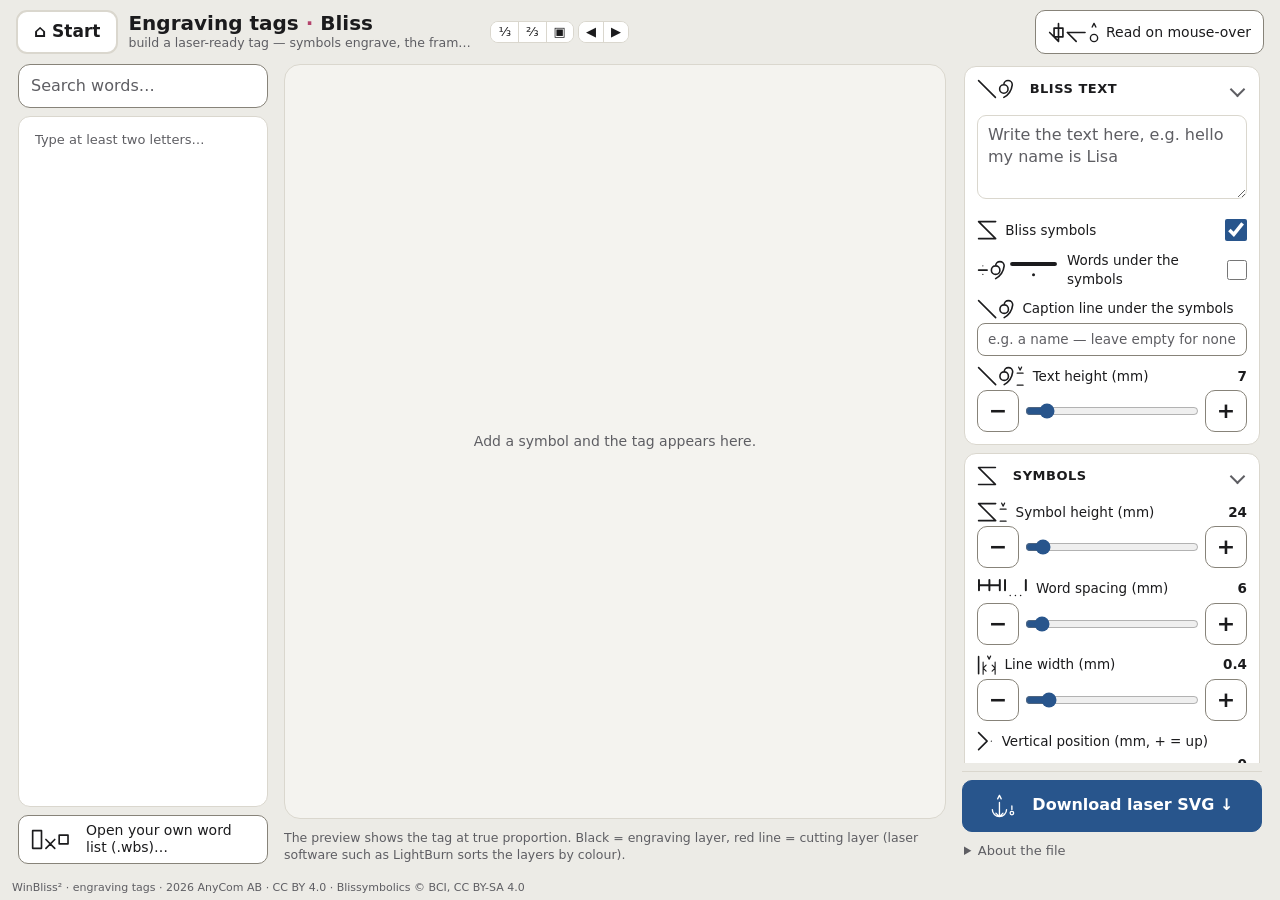
<file: workbench/gravyr.html>
<!DOCTYPE html>
<html lang="sv">
<head>
<meta charset="utf-8">
<link rel="manifest" href="manifest.webmanifest">
<meta name="theme-color" content="#28558C">
<link rel="icon" href="icons/favicon.svg" type="image/svg+xml">
<link rel="apple-touch-icon" href="icons/apple-touch-icon.png">
<title>Bliss — gravyrkort</title>
<meta name="robots" content="noindex, nofollow">
<meta name="viewport" content="width=device-width, initial-scale=1">
<link rel="stylesheet" href="css/wb-base.css">
<link rel="stylesheet" href="css/wb-blisstext.css">
<style>
body{font-family:"Atkinson Hyperlegible Next","Atkinson Hyperlegible",system-ui,sans-serif;
  background:var(--bg);color:var(--ink);height:100vh;display:flex;flex-direction:column}
main{flex:1;display:grid;grid-template-columns:250px 1fr 300px;gap:var(--s4);padding:0 18px 14px;min-height:0}
.col{display:flex;flex-direction:column;gap:var(--s2);min-height:0}
/* the left column: search, the words found, the own word list */
#search{min-height:var(--target);border-radius:var(--r2);padding:8px 12px;width:100%}
#hits{flex:1;overflow-y:auto;min-height:0;display:flex;flex-direction:column;gap:2px;
  background:var(--panel);border:1px solid var(--rule);border-radius:var(--r2);padding:6px}
#hits button{text-align:left;border-color:transparent;background:transparent;padding:6px 10px;font-size:14px;min-height:38px;border-radius:var(--r1)}
#hits button:hover{background:var(--accent-soft);border-color:var(--accent)}
#hits .msg{font-size:13px;color:var(--dim);padding:8px 10px}
#btnList{min-height:var(--target);text-align:left;font-size:14px;display:flex;align-items:center;gap:var(--s2);line-height:1.25}
#mid{display:flex;flex-direction:column;gap:10px;min-height:0}
/* the text box, word chips and chooser: css/wb-blisstext.css (as in Bildspel) */
#controls > *{flex-shrink:0}
#stage{flex:1;min-height:0;display:flex;align-items:center;justify-content:center;
  background:var(--panel-2);border:1px solid var(--rule);border-radius:var(--r3);padding:18px;overflow:auto}
#stage svg{background:#fff;box-shadow:0 2px 14px rgba(0,0,0,.18);max-width:100%;max-height:100%;height:auto}
#hint{font-size:12.5px;color:var(--dim)}
#fitWarn{font-size:13px;color:var(--sel);font-weight:600}
/* the right column: the parts that fold scroll, the export stays at the bottom */
#controls{flex:1 1 auto;display:flex;flex-direction:column;gap:var(--s2);overflow-y:auto;min-height:0;padding:2px}
#controls details.sec{border:1px solid var(--rule);border-radius:var(--r2);background:var(--panel)}
#controls details.sec > summary{display:flex;align-items:center;gap:8px;min-height:var(--target);padding:6px 12px;cursor:pointer;
  font-size:13px;font-weight:700;text-transform:uppercase;letter-spacing:.04em;list-style:none;border-radius:var(--r2)}
#controls details.sec > summary::-webkit-details-marker{display:none}
/* the fold mark, drawn (a font's ▸ may come out turned): pointing right when shut, down when open */
#controls details.sec > summary::after{content:"";margin-left:auto;margin-right:4px;width:9px;height:9px;flex:none;
  border-right:2.5px solid var(--dim);border-bottom:2.5px solid var(--dim);transform:rotate(-45deg);transition:transform .15s}
#controls details.sec[open] > summary::after{transform:rotate(45deg)}
#controls details.sec[open] > summary{border-bottom-left-radius:0;border-bottom-right-radius:0}
#controls details.sec > summary .wbi svg{height:20px}
#controls details.sec > summary:hover{background:var(--panel-2)}
#controls .secBody{display:flex;flex-direction:column;gap:10px;padding:4px 12px 12px}
@media (prefers-reduced-motion: reduce){#controls details.sec > summary::after{transition:none}}
#controls label{display:flex;justify-content:space-between;align-items:center;gap:8px;font-size:13.5px}
#controls label.field{flex-direction:column;align-items:stretch;gap:4px}
#controls input[type=text],#controls textarea{width:100%}
#controls select{min-height:38px}
#controls input[type=checkbox]{width:22px;height:22px}
/* the settings are sliders (2026-11-19, as in Bildspel): the name and the value on
   one row, − slider + the whole width under them — the arrow keys step it finely,
   the − and + need no dragging (a switch, the eyes) */
#controls label.slider{flex-wrap:wrap;row-gap:4px}
#controls label.slider output{margin-left:auto;font-variant-numeric:tabular-nums;font-weight:700;min-width:3.5ch;text-align:right}
#controls label.slider > .stepper,#controls label.slider > input[type=range],#controls label.slider .posRow{flex:1 0 100%}
#controls input[type=range]{width:100%;margin:0;accent-color:var(--accent);min-height:32px}
.stepper{display:flex;align-items:center;gap:6px;min-width:0}
.stepper .tb{min-width:42px;min-height:42px;padding:0;font-size:22px;font-weight:700;line-height:1;flex:none}
.stepper input[type=range]{flex:1;width:auto;min-width:0}
#controls .posRow{display:flex;gap:6px;align-items:center}
#controls .posRow .stepper{flex:1}
#controls .posRow #posMid{min-height:42px;padding:4px 10px;font-size:13.5px;flex:none}
/* ring holes: four sides as chips, big enough to hit */
#holes{display:flex;flex-direction:column;gap:6px;font-size:13.5px}
#holes .holeSides{display:grid;grid-template-columns:repeat(4,1fr);gap:6px}
#controls #holes label{justify-content:center;gap:6px;min-height:var(--target);border:1px solid var(--line);border-radius:var(--r1);
  background:var(--panel);font-size:18px;cursor:pointer}
#controls #holes label:hover{border-color:var(--accent)}
#controls #holes label:has(input:checked){background:var(--accent-soft);border-color:var(--accent);font-weight:700}
#controls .bgRow{display:flex;gap:6px;align-items:center}
#controls .bgRow #btnBg{flex:1;min-height:var(--target)}
#controls .bgRow #btnBgOff{min-height:var(--target);min-width:var(--target)}
/* the one main action, always in view */
#exportBox{flex:none;display:flex;flex-direction:column;gap:6px;padding-top:var(--s2);border-top:1px solid var(--rule)}
#btnSVG{min-height:52px;font-size:16px;display:flex;align-items:center;justify-content:center;gap:8px;width:100%}
#exportInfo > summary{font-size:13px;color:var(--dim);cursor:pointer;padding:4px 2px;width:max-content}
#exportInfo > summary:hover{color:var(--accent)}
#hint2{font-size:12.5px;color:var(--dim);line-height:1.4;padding:2px 2px 0}
footer{padding:3px 12px 5px;font-size:11px;line-height:1.3;color:var(--dim)}
/* phones and tablets (no zoom there): one column, and the page scrolls */
@media (max-width:900px){body{height:auto;min-height:100vh}main{grid-template-columns:1fr}
  #hits{max-height:40vh}#stage{min-height:50vh}#controls{overflow:visible}}
</style>
</head>
<body>
<header>
  <a class="homeLink" href="start.html" title="Till startsidan">⌂ Start</a>
  <div class="wbTitle"><h1>Gravyrkort <span style="color:var(--sel)">·</span> Bliss</h1>
    <span class="sub">bygg en laserfärdig bricka — symboler graveras, ramen skärs</span></div>
  <span class="grow"></span>
</header>
<main>
  <aside class="col" aria-label="Sök symboler">
    <input id="search" type="search" placeholder="Sök ord…" aria-label="Sök ord" autocomplete="off">
    <!-- Håkan, 2026-11-05: ett klick lägger ordet sist i blisstexten till höger -->
    <div id="hits"></div>
    <!-- Håkan, 2026-09-24: egna symboler (t.ex. "person Lisa") kommer från den egna listan -->
    <button id="btnList">Öppna egen ordlista (.wbs)…</button>
  </aside>
  <section id="mid" aria-label="Förhandsvisning">
    <div id="stage"></div>
    <div id="fitWarn" role="status" style="display:none"></div>
    <div id="hint">Förhandsvisningen visar kortet i verklig proportion. Svart = graveringslager,
      röd linje = skärlager (laserprogram som LightBurn sorterar lagren på färg).</div>
  </section>
  <aside class="col" id="side" aria-label="Inställningar">
    <!-- 2026-11-26: the panel in parts that fold (as in Bildspel), each remembered;
         the export stays below them, always in view -->
    <div id="controls">
      <details class="sec" id="secText" open>
        <summary><span data-en="Bliss text">Blisstext</span></summary>
        <div class="secBody">
          <!-- Håkan, 2026-11-05: skriv texten som i Bildspel — orden blir symboler,
               klicka på ett ord för att välja symbol, böjning eller text -->
          <textarea id="txt" placeholder="Skriv texten här, t.ex. hej jag heter Lisa" spellcheck="false"></textarea>
          <div id="chips"></div>
          <div id="chooser" hidden></div>
          <!-- Håkan, 2026-11-16: samma två val som i Bildspel, på samma plats under texten -->
          <label>Blissymboler <input id="optSymbols" type="checkbox" checked></label>
          <label>Ord under symbolerna <input id="optLabels" type="checkbox"></label>
          <label class="field">Textrad under symbolerna
            <input id="caption" type="text" placeholder="t.ex. ett namn — lämna tom för ingen text"></label>
          <label class="slider">Texthöjd (mm) <output for="txtH"></output><input id="txtH" type="range" min="2" max="60" step="0.5" value="7"></label>
        </div>
      </details>
      <details class="sec" id="secSym" open>
        <summary><span data-en="Symbols">Symboler</span></summary>
        <div class="secBody">
          <label class="slider">Symbolhöjd (mm) <output for="symH"></output><input id="symH" type="range" min="5" max="300" step="1" value="24"></label>
          <label class="slider">Mellanrum (mm) <output for="gap"></output><input id="gap" type="range" min="0" max="100" step="0.5" value="6"></label>
          <label class="slider">Linjebredd (mm) <output for="penW"></output><input id="penW" type="range" min="0.1" max="3" step="0.1" value="0.4"></label>
          <!-- Håkan, 2026-11-04: flytta symbolerna och textraden tillsammans uppåt/nedåt på kortet -->
          <!-- 2026-11-19: a slider instead of the arrow buttons; it reaches from the bottom edge to the top -->
          <label class="slider" for="posY">Läge i höjd (mm, + = uppåt) <output for="posY"></output><span class="posRow">
              <input id="posY" type="range" min="-27.5" max="27.5" step="0.5" value="0">
              <button id="posMid" type="button" title="Mitt på kortet igen">Mitten</button></span></label>
        </div>
      </details>
      <details class="sec" id="secCard" open>
        <summary><span data-en="Tag">Kort</span></summary>
        <div class="secBody">
          <!-- Håkan, 2026-11-05: färdiga pappersformat — fyller i bredd och höjd -->
          <label>Format
            <select id="cardFmt">
              <option value="">Egen storlek</option>
              <option value="210x297">A4 stående</option>
              <option value="297x210">A4 liggande</option>
              <option value="148x210">A5 stående</option>
              <option value="210x148">A5 liggande</option>
            </select></label>
          <label class="slider">Bredd (mm) <output for="cardW"></output><input id="cardW" type="range" min="20" max="600" step="1" value="85"></label>
          <label class="slider">Höjd (mm) <output for="cardH"></output><input id="cardH" type="range" min="15" max="600" step="1" value="55"></label>
          <label>Skärram <input id="cutFrame" type="checkbox" checked></label>
          <label class="slider">Hörnradie (mm) <output for="cornerR"></output><input id="cornerR" type="range" min="0" max="30" step="0.5" value="4"></label>
        </div>
      </details>
      <details class="sec" id="secHoles">
        <summary><span data-en="Holes">Hål</span></summary>
        <div class="secBody">
          <!-- Håkan, 2026-09-24: hål för ring på valfri kant — 0/90/180/270 grader, flera går bra -->
          <div id="holes">
            <span>Hål för ring</span>
            <span class="holeSides">
              <label title="Ovankant (0°)"><input class="hole" data-side="top" type="checkbox" aria-label="Ovankant (0°)"> ↑</label>
              <label title="Höger (90°)"><input class="hole" data-side="right" type="checkbox" aria-label="Höger (90°)"> →</label>
              <label title="Underkant (180°)"><input class="hole" data-side="bottom" type="checkbox" aria-label="Underkant (180°)"> ↓</label>
              <label title="Vänster (270°)"><input class="hole" data-side="left" type="checkbox" aria-label="Vänster (270°)"> ←</label>
            </span>
          </div>
          <label class="slider">Håldiameter (mm) <output for="holeD"></output><input id="holeD" type="range" min="1" max="20" step="0.5" value="4"></label>
        </div>
      </details>
      <details class="sec" id="secBg">
        <summary><span data-en="Background">Bakgrund</span></summary>
        <div class="secBody">
          <!-- Håkan, 2026-10-14: egen bakgrundsbild — graveras som raster bakom symbolerna -->
          <label class="field">Bakgrundsbild
            <span class="bgRow">
              <button id="btnBg">Välj bild…</button>
              <button id="btnBgOff" title="Ta bort bakgrundsbilden" aria-label="Ta bort bakgrundsbilden" style="display:none">✕</button>
            </span>
          </label>
          <label id="bgLightRow" class="slider" style="display:none">Ljusare bakgrund (%) <output for="bgLight"></output><input id="bgLight" type="range" min="0" max="90" step="5" value="50"></label>
        </div>
      </details>
    </div>
    <div id="exportBox">
      <button id="btnSVG" class="primary">Ladda ner laser-SVG ↓</button>
      <details id="exportInfo"><summary><span data-en="About the file">Om filen</span></summary>
        <div id="hint2">Symbolernas former exporteras som rena
        vektorbanor. Text — textraden och text inne i symboler (t.ex. ett namn) — följer med som
        SVG-text, så kontrollera i laserprogrammet att typsnittet ser rätt ut, eller be Claude baka konturbanor.</div></details>
    </div>
  </aside>
</main>
<footer>WinBliss² · gravyrkort · 2026 AnyCom AB · CC BY 4.0 · <span title="Blissymbolics © C.K. Bliss 1949, 1965 · symbols © Blissymbolics Communication International (BCI), distributed under CC BY-SA 4.0 — conforming to the BCI Authorized Vocabulary, blissymbolics.org">Blissymbolics © BCI, CC BY-SA 4.0</span></footer>

<script src="js/shared/lang.js"></script>
<script src="js/shared/styrning.js"></script>
<script src="js/shared/speak.js"></script>
<script src="js/shared/hovertal.js"></script>
<script src="js/shared/ikoner.js"></script>
<script src="js/shared/pwa.js"></script>
<script src="js/shared/window.js"></script>
<script src="js/shared/wbs.js"></script>
<script src="js/shared/shortcuts.js"></script>
<script src="js/shared/switch.js"></script>
<script src="js/engine/bliss-shapes.js"></script>
<script src="js/engine/bliss-engine.js"></script>
<script src="js/data/bliss-data.js"></script>
<script src="js/data/glosses-sv.js"></script>
<script src="js/shared/sv-morph.js"></script>
<script src="js/shared/bliss-grammar.js"></script>
<script src="js/data/bliss-skriv-data.js"></script>
<script src="js/data/bliss-synonymer.js"></script>
<script src="js/data/bliss-harledda.js"></script>
<script src="js/shared/bliss-skriv.js"></script>
<script src="js/shared/skriv-glosor.js"></script>
<script src="js/shared/blisstext.js"></script>
<script>
'use strict';
const $ = (id) => document.getElementById(id);
const G = 100;

/* Language (PeO, 2026-09-25): follows the suite's wb-lang from the start page. */
const LNG = wbLang();
const tr = (en, sv) => LNG === 'sv' ? sv : en;
document.documentElement.lang = LNG;
if (LNG === 'en') {
  document.title = 'Bliss — engraving tags';
  document.querySelector('.homeLink').title = 'To the start page';
  document.querySelector('header h1').innerHTML = 'Engraving tags <span style="color:var(--sel)">·</span> Bliss';
  document.querySelector('header .sub').textContent = 'build a laser-ready tag — symbols engrave, the frame cuts';
  document.querySelector('aside[aria-label="Sök symboler"]').setAttribute('aria-label', 'Search symbols');
  document.querySelector('section[aria-label="Förhandsvisning"]').setAttribute('aria-label', 'Preview');
  document.querySelector('aside[aria-label="Inställningar"]').setAttribute('aria-label', 'Settings');
  $('search').placeholder = 'Search words…';
  $('btnList').textContent = 'Open your own word list (.wbs)…';
  $('txt').placeholder = 'Write the text here, e.g. hello my name is Lisa';
  $('hint').innerHTML = 'The preview shows the tag at true proportion. Black = engraving layer, ' +
    'red line = cutting layer (laser software such as LightBurn sorts the layers by colour).';
  $('hint2').innerHTML = 'The symbols\' shapes export as pure vector paths. Text — the caption line and ' +
    'text inside symbols (e.g. a name) — comes along as SVG text, so check in the laser software that the ' +
    'typeface looks right, or ask Claude to bake outline paths.';
  for (const el of document.querySelectorAll('#side summary [data-en]')) el.textContent = el.dataset.en;
  $('search').setAttribute('aria-label', 'Search words');
  $('btnBgOff').setAttribute('aria-label', 'Remove the background image');
  const L = (id, txt) => { const el = $(id).closest('label') || $(id).parentElement; el.firstChild.nodeValue = txt + ' '; };
  L('cardW', 'Width (mm)'); L('cardH', 'Height (mm)'); L('cutFrame', 'Cut frame');
  L('cardFmt', 'Format');
  L('optSymbols', 'Bliss symbols'); L('optLabels', 'Words under the symbols');
  [...$('cardFmt').options].forEach((o, i) => { o.textContent = ['Custom size', 'A4 portrait', 'A4 landscape', 'A5 portrait', 'A5 landscape'][i]; });
  L('cornerR', 'Corner radius (mm)'); L('holeD', 'Hole diameter (mm)');
  L('symH', 'Symbol height (mm)'); L('gap', 'Word spacing (mm)'); L('penW', 'Line width (mm)');
  L('txtH', 'Text height (mm)');
  L('posY', 'Vertical position (mm, + = up)');
  $('posMid').textContent = 'Middle'; $('posMid').title = 'Back to the middle of the tag';
  L('btnBg', 'Background image'); L('bgLight', 'Lighten background (%)');
  $('btnBg').textContent = 'Choose image…';
  $('btnBgOff').title = 'Remove the background image';
  document.querySelector('#holes > span').textContent = 'Ring holes';
  const holeTitles = { top: 'Top (0°)', right: 'Right (90°)', bottom: 'Bottom (180°)', left: 'Left (270°)' };
  document.querySelectorAll('.hole').forEach(h => { h.closest('label').title = holeTitles[h.dataset.side]; h.setAttribute('aria-label', holeTitles[h.dataset.side]); });
  const capLab = $('caption').closest('label');
  capLab.firstChild.nodeValue = 'Caption line under the symbols';
  $('caption').placeholder = 'e.g. a name — leave empty for none';
  $('btnSVG').textContent = 'Download laser SVG ↓';
  document.querySelector('footer').firstChild.nodeValue = 'WinBliss² · engraving tags · 2026 AnyCom AB · CC BY 4.0 · ';
}                    // engine units per half-unit
const STAFF = 8 * G;              // skyline->earthline: the SEMANTIC height reference —
                                  // symbols scale by the staff, never by their own bbox,
                                  // so Bliss size semantics survive onto the plate
const SV = (BLISS_GLOSSES && BLISS_GLOSSES.sv) || {};

/* ---- vocabulary search (Swedish glosses + English source) ---- */
function svName(s) { return (LNG === 'sv' ? (SV[s.id] || s.n || '') : (s.n || SV[s.id] || '')).split(',')[0].replace(/_/g, ' '); }
/* egen ordlista — läses med js/shared/wbs.js */
let customList = null;
$('btnList').onclick = () => {
  const inp = document.createElement('input');
  inp.type = 'file'; inp.accept = '.wbs,.txt';
  inp.onchange = () => {
    const f = inp.files[0]; if (!f) return;
    f.arrayBuffer().then(buf => {
      customList = parseWbsText(decodeWbsBuffer(buf)).filter(s => s.e && s.e.length);
      $('btnList').textContent = `${tr('List', 'Lista')}: ${f.name.replace(/\.wbs$/i, '')} (${customList.length} ${tr('words', 'ord')}) ${tr('— searched together with BCI-AV', '— sök i den och i BCI-AV')}`;
      // the text finds the list's own symbols too; words without a symbol try again
      BT.useCustom(customList, true);
      state.words = state.words.map(w => (w.asText && !w.ids.length) ? null : w);
      textChanged();
      renderHits();
    });
  };
  inp.click();
};
function renderHits() {
  const q = $('search').value.trim().toLowerCase();
  const box = $('hits'); box.innerHTML = '';
  if (q.length < 2) { box.innerHTML = '<span class="msg">' + tr('Type at least two letters…', 'Skriv minst två bokstäver…') + '</span>'; return; }
  const out = [];
  for (const s of [...(customList || []), ...BLISS_DATA]) {
    if (!s.e || !s.e.length) continue;
    const sv = (SV[s.id] || '').toLowerCase(), en = (s.n || '').toLowerCase();
    if (sv.includes(q) || en.includes(q)) out.push(s);
    if (out.length >= 120) break;
  }
  for (const s of out) {
    const b = document.createElement('button');
    b.textContent = svName(s);
    b.title = (s.n || '') + ' · ' + s.id;
    b.onclick = () => addSymbol(s);
    box.appendChild(b);
  }
  if (!out.length) box.innerHTML = '<span class="msg">' + tr('No word matched.', 'Inget ord matchade.') + '</span>';
}
$('search').addEventListener('input', renderHits);

/* ---- the tag's content: the Bliss text (Håkan, 2026-11-05) ----
   Written and chosen as in Bildspel (js/shared/blisstext.js): every word
   becomes its symbol, a click on a word chooses another symbol, a form or
   text, "gå #2" and "#12345" work. The tag's members are made from the words:
   a symbol already composed with its form, a word kept as text a text run. */
const state = { text: '', words: [] };
let open = -1;                 // word whose chooser is open
let chosen = [];               // the members drawn on the tag, made from state.words
/* a text run as a card member: one Z element, 6 units high, baseline on the
   earthline — the same geometry Skriv uses for words that stay text */
function textSym(txt) {
  return { id: 0, n: txt, text: true, e: [['Z', 1, 1, 0, 0, 10, 0, 0, txt, 0, 6]] };
}
function membersFromWords() {
  const out = [];
  // "Blissymboler" off (as in Bildspel): every word is its text, one row of words
  const symbols = $('optSymbols').checked;
  for (const w of state.words) {
    if (w.br) continue;                         // the tag is one row
    if (!symbols) { if (w.token || w.label) out.push(textSym(w.label || w.token)); continue; }
    if (w.skip) continue;                       // left out of the Bliss text (an article, "ska")
    if (w.asText) { out.push(textSym(w.label || w.token)); continue; }
    const id = w.ids[w.pick], s = BT.symById(id);
    const e = w.parts ? BT.wordEls(w) : BT.composeEls(id, w.punct ? '' : w.ind);   // "fisk+pinne": one word
    if (s && e.length) out.push({ id: s.id, n: w.punct ? s.n : (w.label || w.token), c: s.c, e,
      lab: w.punct ? '' : (w.label || w.token) });
  }
  return out;
}
/* the two choices (Håkan, 2026-11-16): words under the symbols only mean
   something while there are symbols — the same rule as in Bildspel */
function syncOpts() { $('optLabels').disabled = !$('optSymbols').checked; }
$('optSymbols').addEventListener('change', () => { syncOpts(); chosen = membersFromWords(); renderStage(); });
$('optLabels').addEventListener('change', renderStage);
syncOpts();
/* a word's width in mm at the text height — for room under each symbol */
const measureCtx = document.createElement('canvas').getContext('2d');
function textWidthMM(t, h) {
  measureCtx.font = `${h * 10}px "Atkinson Hyperlegible Next", "Atkinson Hyperlegible", sans-serif`;
  return measureCtx.measureText(t).width / 10;
}
function renderChips() {
  BT.renderChips($('chips'), state, open, (i) => { open = open === i ? -1 : i; renderChips(); renderChooser(); });
}
function renderChooser() {
  BT.renderChooser($('chooser'), state, open, {
    change: () => { renderChips(); renderChooser(); chosen = membersFromWords(); renderStage(); },
    label: () => { chosen = membersFromWords(); renderStage(); },
    labelDone: renderChips,
  });
}
/* the text box and everything that writes into it */
function textChanged() {
  BT.parse(state, $('txt'));
  if (open >= state.words.length) open = -1;
  chosen = membersFromWords();
  renderAll();
}
$('txt').addEventListener('input', () => { state.text = $('txt').value; textChanged(); });
/* add a symbol at the end of the text — the search list, Formfamiljer, the editor.
   "#id" is the exact symbol, never a guess (Skriv's own code syntax) */
function addSymbol(s) {
  if (!s || !s.e || !s.e.length) return;
  if (!BT.symById(s.id) || BT.symById(s.id) !== s) BT.useCustom([s]);
  state.text = (state.text.replace(/\s+$/, '') + ' #' + s.id + ' ').replace(/^\s+/, '');
  $('txt').value = state.text;
  textChanged();
}
/* ---- geometry: measure a symbol's engine-space bbox ---- */
const NS = 'http://www.w3.org/2000/svg';
function measure(els) {
  const tmp = document.createElementNS(NS, 'svg');
  tmp.style.cssText = 'position:absolute;left:-9999px;top:-9999px';
  const g = document.createElementNS(NS, 'g');
  g.innerHTML = renderBliss({ e: els }).body;
  tmp.appendChild(g); document.body.appendChild(tmp);
  let bb = { x: 0, y: 0, width: STAFF, height: STAFF };
  try { bb = g.getBBox(); } catch (_) {}
  tmp.remove(); return bb;
}

/* ---- background image (Håkan, 2026-10-14) ----
   Engraved as a raster behind the symbols: the bitmap is cover-cropped to the
   tag's proportions and embedded in the SVG as a data URI, so one file holds
   everything and the laser program rasterises it. "Lighter" is baked into the
   pixels (a white veil) rather than set as SVG opacity — opacity support
   varies between laser programs; baked pixels render the same everywhere. */
let bgImg = null, bgName = '';
let bgBaked = null, bgKey = '';
const bgFile = document.createElement('input');
bgFile.type = 'file'; bgFile.accept = 'image/*';
bgFile.onchange = () => {
  const f = bgFile.files[0]; if (!f) return;
  const img = new Image();
  img.onload = () => {
    bgImg = img; bgName = f.name; bgKey = '';
    $('btnBg').textContent = f.name;
    $('btnBgOff').style.display = '';
    $('bgLightRow').style.display = '';
    renderStage();
  };
  img.src = URL.createObjectURL(f);
};
$('btnBg').onclick = () => bgFile.click();
$('btnBgOff').onclick = () => {
  bgImg = null; bgBaked = null; bgKey = ''; bgFile.value = '';
  $('btnBg').textContent = tr('Choose image…', 'Välj bild…');
  $('btnBgOff').style.display = 'none';
  $('bgLightRow').style.display = 'none';
  renderStage();
};
function bgDataURI(W, H) {
  if (!bgImg) return null;
  const light = Math.max(0, Math.min(90, parseFloat($('bgLight').value) || 0));
  const key = W + 'x' + H + '@' + light + '@' + bgName;
  if (bgKey === key) return bgBaked;
  const px = Math.min(16, 2400 / Math.max(W, H));       // px per mm, capped
  const cw = Math.max(2, Math.round(W * px)), ch = Math.max(2, Math.round(H * px));
  const cv = document.createElement('canvas'); cv.width = cw; cv.height = ch;
  const ctx = cv.getContext('2d');
  ctx.fillStyle = '#fff'; ctx.fillRect(0, 0, cw, ch);   // transparent PNGs land on white (= no engrave)
  const s = Math.max(cw / bgImg.naturalWidth, ch / bgImg.naturalHeight);
  const dw = bgImg.naturalWidth * s, dh = bgImg.naturalHeight * s;
  ctx.drawImage(bgImg, (cw - dw) / 2, (ch - dh) / 2, dw, dh);
  if (light > 0) { ctx.fillStyle = `rgba(255,255,255,${light / 100})`; ctx.fillRect(0, 0, cw, ch); }
  bgBaked = cv.toDataURL('image/jpeg', 0.85); bgKey = key;
  return bgBaked;
}

/* ---- build the card as an SVG in MILLIMETRES (1 viewBox unit = 1 mm) ---- */
function num(id, fb) { const v = parseFloat($(id).value); return Number.isFinite(v) ? v : fb; }
function buildSVG() {
  const W = num('cardW', 85), H = num('cardH', 55);
  const symH = num('symH', 24), gap = num('gap', 6), penW = num('penW', 0.4);
  const caption = $('caption').value.trim();
  const txtH = num('txtH', 7);
  const scale = symH / STAFF;            // mm per engine unit, anchored to the staff

  // "Ord under symbolerna": each word centred under its own symbol (as in Bildspel)
  const labels = $('optSymbols').checked && $('optLabels').checked && chosen.some(s => s.lab);
  // "Blissymboler" off: the words as one text row at the text height ("Texthöjd")
  const wordLine = $('optSymbols').checked ? '' : chosen.map(s => s.n).join(' ');
  const parts = wordLine ? [] : chosen.map(s => ({ s, bb: measure(s.e) }));
  // a symbol's slot is as wide as the symbol or its word, whichever is wider
  const widths = parts.map(p => Math.max(p.bb.width * scale,
    labels && p.s.lab ? textWidthMM(p.s.lab, txtH) : 0));
  // a text run belongs to the symbol before it ("kvinna Lisa" is one word):
  // a fixed quarter-square between them, never the card's word gap (Håkan, 2026-09-24)
  const gapBefore = (i) => i === 0 ? 0 : (parts[i].s.text ? 2 * G * scale : gap);
  const total = wordLine ? textWidthMM(wordLine, txtH)
    : widths.reduce((a, b) => a + b, 0) + parts.reduce((a, _, i) => a + gapBefore(i), 0);

  // vertical: symbols share ONE engine coordinate space (baseline alignment)
  let minY = Infinity, maxY = -Infinity;
  for (const p of parts) { minY = Math.min(minY, p.bb.y); maxY = Math.max(maxY, p.bb.y + p.bb.height); }
  const contentH = wordLine ? txtH * 1.3 : parts.length ? (maxY - minY) * scale : 0;
  const labBand = labels ? txtH * 1.5 : 0;
  const capBand = (caption ? txtH * 1.7 : 0) + labBand;

  // ring holes (Håkan, 2026-09-24): 0/90/180/270°, any combination; the content
  // is centred in the area the holes leave free so nothing engraves over them
  const holes = [...document.querySelectorAll('.hole:checked')].map(h => h.dataset.side);
  const holeR = num('holeD', 4) / 2;
  const holeIn = 5;                             // hole centre from its edge (mm)
  const keep = holeIn + holeR + 1.5;            // space a hole reserves on its edge
  const x0 = holes.includes('left') ? keep : 0, x1 = W - (holes.includes('right') ? keep : 0);
  const y0 = holes.includes('top') ? keep : 0, y1 = H - (holes.includes('bottom') ? keep : 0);
  // centred in the free area, then moved by "Läge i höjd" (+ = up) — symbols
  // and caption move together (Håkan, 2026-11-04)
  const posY = num('posY', 0);
  const topY = Math.max(y0 + 2, y0 + (y1 - y0 - capBand - contentH) / 2) - posY;

  // does the content fit the free area? (renderStage shows a warning if not —
  // the symbol height is the user's choice and is never shrunk silently)
  const needH = contentH + capBand;
  const outside = topY < -0.01 || topY + needH > H + 0.01;           // moved off the tag
  const intoHoles = topY < y0 - 0.01 || topY + needH > y1 + 0.01;    // moved into the holes' band
  lastFit = { ok: total <= x1 - x0 + 0.01 && needH <= y1 - y0 + 0.01 && !intoHoles,
              holes: holes.length > 0, overCard: total > W || needH > H,
              moved: posY !== 0, outside };

  let engrave = '';
  const esc = (t) => t.replace(/&/g, '&amp;').replace(/</g, '&lt;').replace(/>/g, '&gt;');
  let x = x0 + (x1 - x0 - total) / 2;
  parts.forEach((p, i) => {
    x += gapBefore(i);
    const tx = x + (widths[i] - p.bb.width * scale) / 2 - p.bb.x * scale;   // centred in its slot
    const ty = topY - minY * scale;
    engrave += `<g transform="translate(${tx.toFixed(3)} ${ty.toFixed(3)}) scale(${scale.toFixed(6)})">` +
               renderBliss({ e: p.s.e }).body + `</g>`;
    if (labels && p.s.lab)
      engrave += `<text x="${(x + widths[i] / 2).toFixed(2)}" y="${(topY + contentH + txtH * 1.1).toFixed(2)}"
      text-anchor="middle" font-family="Atkinson Hyperlegible Next, Atkinson Hyperlegible, sans-serif"
      font-size="${txtH}" stroke="none" fill="#000">${esc(p.s.lab)}</text>`;
    x += widths[i];
  });
  if (wordLine)
    engrave += `<text x="${((x0 + x1) / 2).toFixed(2)}" y="${(topY + txtH).toFixed(2)}"
      text-anchor="middle" font-family="Atkinson Hyperlegible Next, Atkinson Hyperlegible, sans-serif"
      font-size="${txtH}" stroke="none" fill="#000">${esc(wordLine)}</text>`;
  if (caption)
    engrave += `<text x="${((x0 + x1) / 2).toFixed(2)}" y="${(topY + contentH + labBand + (capBand - labBand) * 0.75).toFixed(2)}"
      text-anchor="middle" font-family="Atkinson Hyperlegible Next, Atkinson Hyperlegible, sans-serif"
      font-size="${txtH}" stroke="none" fill="#000">${caption
        .replace(/&/g, '&amp;').replace(/</g, '&lt;').replace(/>/g, '&gt;')}</text>`;

  let cut = '';
  if ($('cutFrame').checked) {
    const r = num('cornerR', 4);
    cut += `<rect x="0.05" y="0.05" width="${(W - 0.1).toFixed(2)}" height="${(H - 0.1).toFixed(2)}"
      rx="${r}" fill="none"/>`;
  }
  const holeAt = { top: [W / 2, holeIn], right: [W - holeIn, H / 2],
                   bottom: [W / 2, H - holeIn], left: [holeIn, H / 2] };
  for (const side of holes) {
    const [cx, cy] = holeAt[side];
    cut += `<circle cx="${cx.toFixed(2)}" cy="${cy.toFixed(2)}" r="${holeR.toFixed(2)}" fill="none"/>`;
  }

  const bg = bgDataURI(W, H);
  return `<svg xmlns="http://www.w3.org/2000/svg" xmlns:xlink="http://www.w3.org/1999/xlink" width="${W}mm" height="${H}mm"
  viewBox="0 0 ${W} ${H}">
  <style>.bfill{fill:#000}</style>
  ${bg ? `<image id="bakgrund" x="0" y="0" width="${W}" height="${H}" href="${bg}" xlink:href="${bg}"/>` : ''}
  <g id="gravyr" stroke="#000" stroke-width="${(penW / scale).toFixed(1)}"
     stroke-linecap="round" stroke-linejoin="round" fill="none"
     style="color:#000">${engrave}</g>
  <g id="skar" stroke="#FF0000" stroke-width="0.1">${cut}</g>
</svg>`;
}
/* NB: stroke-width sits on the OUTER group in pre-scale units for the symbol
   groups — but they carry their own transform scale, so the width above is
   correct only for unscaled children (the text). The symbol groups get their
   width via the inner override below. */
function buildCard() {
  // wrap: per-symbol groups need stroke width in ENGINE units (they are scaled)
  const penW = num('penW', 0.4);
  const scale = num('symH', 24) / STAFF;
  let svg = buildSVG();
  svg = svg.replace(/<g transform=/g,
    `<g stroke-width="${(penW / scale).toFixed(1)}" transform=`);
  // the outer engrave group then only carries width for unscaled members (text has stroke:none)
  return svg;
}

let lastFit = { ok: true };
/* the value beside each slider, and how far "Läge i höjd" reaches: from the
   bottom edge of the tag to the top (half its height each way) */
function syncSliders() {
  const half = Math.floor(num('cardH', 55)) / 2;
  const py = $('posY');
  py.min = String(-half); py.max = String(half);
  if (+py.value > half) py.value = String(half);
  if (+py.value < -half) py.value = String(-half);
  for (const o of document.querySelectorAll('#controls output[for]')) {
    const id = o.getAttribute('for'), v = num(id, 0);
    o.textContent = (id === 'posY' && v > 0 ? '+' : '') + v.toLocaleString(LNG === 'sv' ? 'sv-SE' : 'en-GB', { maximumFractionDigits: 1 });
  }
}
function renderStage() {
  syncSliders();
  $('stage').innerHTML = chosen.length || $('caption').value.trim() || bgImg
    ? buildCard()
    : '<span style="color:var(--dim);font-size:14px">' + tr('Add a symbol and the tag appears here.', 'Lägg till en symbol så visas kortet här.') + '</span>';
  const w = $('fitWarn');
  if (chosen.length && !lastFit.ok) {
    w.textContent = lastFit.overCard
      ? tr('⚠ The symbols do not fit on the tag — reduce the symbol height or enlarge the tag.',
           '⚠ Symbolerna får inte plats på kortet — minska symbolhöjden eller gör kortet större.')
      : lastFit.moved && lastFit.outside
      ? tr('⚠ Moved off the tag — move it back towards the middle (⊙).',
           '⚠ Innehållet hamnar utanför kortet — flytta det tillbaka mot mitten (⊙).')
      : lastFit.moved
      ? tr("⚠ Moved into the holes' area — move it back towards the middle (⊙).",
           '⚠ Innehållet hamnar i hålens område — flytta det tillbaka mot mitten (⊙).')
      : tr("⚠ The symbols reach into the holes' area — reduce the symbol height, the spacing or the tag's holes.",
           '⚠ Symbolerna når in i hålens område — minska symbolhöjden, mellanrummet eller kortets hål.');
    w.style.display = 'block';
  } else w.style.display = 'none';
}
function renderAll() { renderChips(); renderChooser(); renderStage(); }

for (const id of ['cardW', 'cardH', 'symH', 'gap', 'penW', 'caption', 'txtH', 'cornerR', 'holeD', 'bgLight', 'posY'])
  $(id).addEventListener('input', renderStage);
/* paper formats (Håkan, 2026-11-05): a choice fills in width and height; typing
   another size by hand shows "Egen storlek" again — the list always tells the truth */
function syncFmt() {
  const v = `${num('cardW', 0)}x${num('cardH', 0)}`;
  $('cardFmt').value = [...$('cardFmt').options].some(o => o.value === v) ? v : '';
}
$('cardFmt').addEventListener('change', () => {
  const v = $('cardFmt').value; if (!v) return;
  const [w, h] = v.split('x');
  $('cardW').value = w; $('cardH').value = h;
  renderStage();
});
$('cardW').addEventListener('input', syncFmt);
$('cardH').addEventListener('input', syncFmt);
$('posMid').onclick = () => { $('posY').value = '0'; renderStage(); };
$('cutFrame').addEventListener('change', renderStage);
document.querySelectorAll('.hole').forEach(h => h.addEventListener('change', renderStage));

$('btnSVG').onclick = () => {
  const blob = new Blob([buildCard()], { type: 'image/svg+xml' });
  const a = document.createElement('a');
  a.href = URL.createObjectURL(blob);
  const name = chosen.map(s => svName(s)).join('-') || 'gravyrkort';
  a.download = `gravyrkort-${name}.svg`;
  a.click(); setTimeout(() => URL.revokeObjectURL(a.href), 5000);
};

/* ---- reachable with a switch or the eyes (2026-11-26, as in Bildspel) ----
   A slider needs dragging or arrow keys: each gets a − and a + button.
   The number is how many of the slider's own steps one press moves. */
const STEPS = { cardW: 5, cardH: 5, cornerR: 1, holeD: 1, bgLight: 1, symH: 1, gap: 2, penW: 1, posY: 2, txtH: 1 };
for (const [id, n] of Object.entries(STEPS)) {
  const inp = $(id), lab = inp.closest('label');
  const words = [...lab.childNodes].find(x => x.nodeType === 3 && x.textContent.trim());
  const name = words ? words.textContent.trim() : '';
  const wrap = document.createElement('span'); wrap.className = 'stepper';
  const mk = (sign) => {
    const b = document.createElement('button');
    b.type = 'button'; b.className = 'tb'; b.textContent = sign < 0 ? '−' : '+';
    b.setAttribute('aria-label', (sign < 0 ? tr('Less: ', 'Mindre: ') : tr('More: ', 'Mer: ')) + name);
    b.title = b.getAttribute('aria-label');
    b.onclick = (ev) => {
      ev.preventDefault();                          // inside a <label>: not a click on the slider
      if (sign < 0) inp.stepDown(n); else inp.stepUp(n);
      inp.dispatchEvent(new Event('input', { bubbles: true }));
    };
    return b;
  };
  inp.replaceWith(wrap);
  wrap.append(mk(-1), inp, mk(1));
}

/* ---- the panel's folding parts remember whether they are open ---- */
{
  const KEY = 'wb-gravyr-ui', SECS = ['secText', 'secSym', 'secCard', 'secHoles', 'secBg'];
  try {
    const u = JSON.parse(localStorage.getItem(KEY) || '{}');
    for (const id of SECS) if (typeof u[id] === 'boolean') $(id).open = u[id];
  } catch (_) {}
  const keep = () => {
    try { localStorage.setItem(KEY, JSON.stringify(Object.fromEntries(SECS.map(id => [id, $(id).open])))); } catch (_) {}
  };
  for (const id of SECS) $(id).addEventListener('toggle', keep);
}

/* bridges, all into the Bliss text:
   ?w=id,id,id — standard symbols (Formfamiljer → gravyr);
   ?from=editor — the symbol WinBliss's editor left in localStorage (any
   composition, incl. text elements — the "person Lisa" case);
   ?from=skriv — Skriv's whole text with every word's choice (symbol, form,
   text), as Bildspel gets it (Håkan, 2026-11-04/05) */
(() => {
  const q = new URLSearchParams(location.search);
  const w = q.get('w');
  if (w) for (const id of w.split(',')) addSymbol(BLISS_DATA.find(x => x.id === +id));
  if (q.get('from') === 'editor') {
    try {
      const s = JSON.parse(localStorage.getItem('wb-gravyr') || 'null');
      // an unsaved composition has no id of its own: give it one outside BCI's range
      if (s && s.e && s.e.length) addSymbol(Object.assign({}, s, { id: s.id || 990000 }));
    } catch (_) {}
  }
  if (q.get('from') === 'skriv') {
    try {
      const data = JSON.parse(localStorage.getItem('wb-gravyr-fran-skriv') || 'null');
      localStorage.removeItem('wb-gravyr-fran-skriv');
      if (data && typeof data.text === 'string') {
        if (Array.isArray(data.custom) && data.custom.length) BT.useCustom(data.custom);
        state.text = data.text; state.words = Array.isArray(data.words) ? data.words : [];
        $('txt').value = state.text;
        BT.parse(state, $('txt'));
        for (const ww of state.words) if (!ww.br && !ww.asText && ww.ind) BT.autoLabel(ww);
        chosen = membersFromWords();
      }
    } catch (_) {}
    q.delete('from');                     // a reload must not add the text again
    history.replaceState(null, '', location.pathname + (q.toString() ? '?' + q : ''));
  }
})();
renderHits(); renderAll();

/* delade $-genvägar (shortcuts.js) */
wbShortcuts({
  title: () => tr('Engraving tags', 'Gravyrkort'),
  actions: {
    S: { run: () => $('btnSVG').click(), desc: () => tr('download the laser SVG', 'ladda ner laser-SVG') },
    O: { run: () => $('btnList').click(), desc: () => tr('open your own word list (.wbs)', 'öppna egen ordlista (.wbs)') },
    H: { run: () => { location.href = 'start.html'; }, desc: () => tr('to the start page', 'till startsidan') },
  },
  extra: () => [[tr('the Bliss text', 'Blisstexten'), tr('write — every word becomes its symbol; click a word for symbol, form or text', 'skriv — varje ord blir sin symbol; klicka på ett ord för symbol, böjning eller text')]],
});

/* a Bliss symbol beside every setting and button (js/shared/ikoner.js, 2026-11-20) */
wbIcons.put({
  '#secText > summary': '29846',
  '#secSym > summary': '12857',
  '#secCard > summary': '16940',
  '#secHoles > summary': '14883',
  '#secBg > summary': '16172',
  '#btnList': '15220',
  '#optSymbols': '12857',
  '#optLabels': '18272,17969',
  '#cardFmt': '16940',
  '#cardW': '18250',
  '#cardH': '14711',
  '#cutFrame': '13628,13907',
  '#cornerR': '25537',
  '#holes > span:first-child': '14883',
  '#holeD': '14883,23214',
  'label:has(> span > #btnBg)': '16172',
  '#bgLight': '15208',
  '#symH': '12857,14711',
  '#gap': '25996',
  '#penW': '15214,18250',
  '#posY': '16224',
  '#posMid': '15464',
  '#caption': '29846',
  '#txtH': '29846,14711',
  '#btnSVG': '26158',
});
</script>
</body>
</html>
</file>
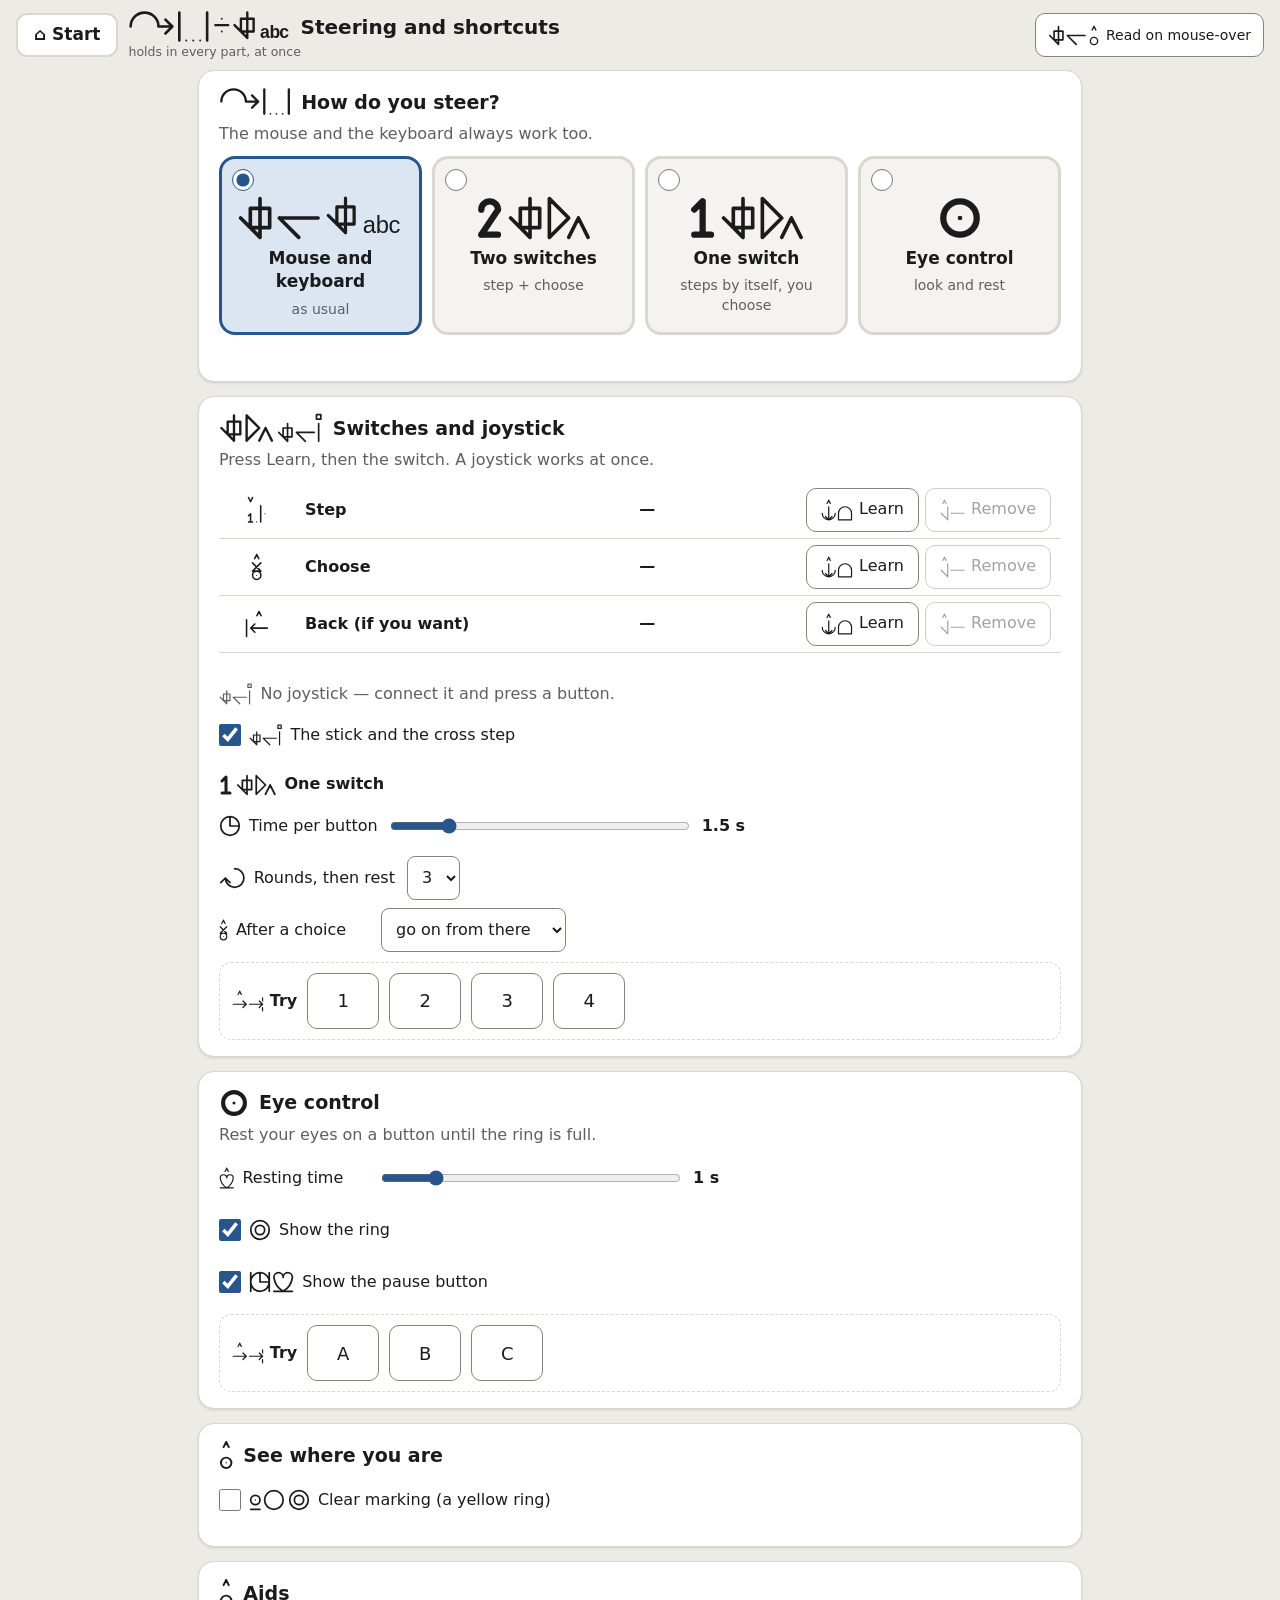
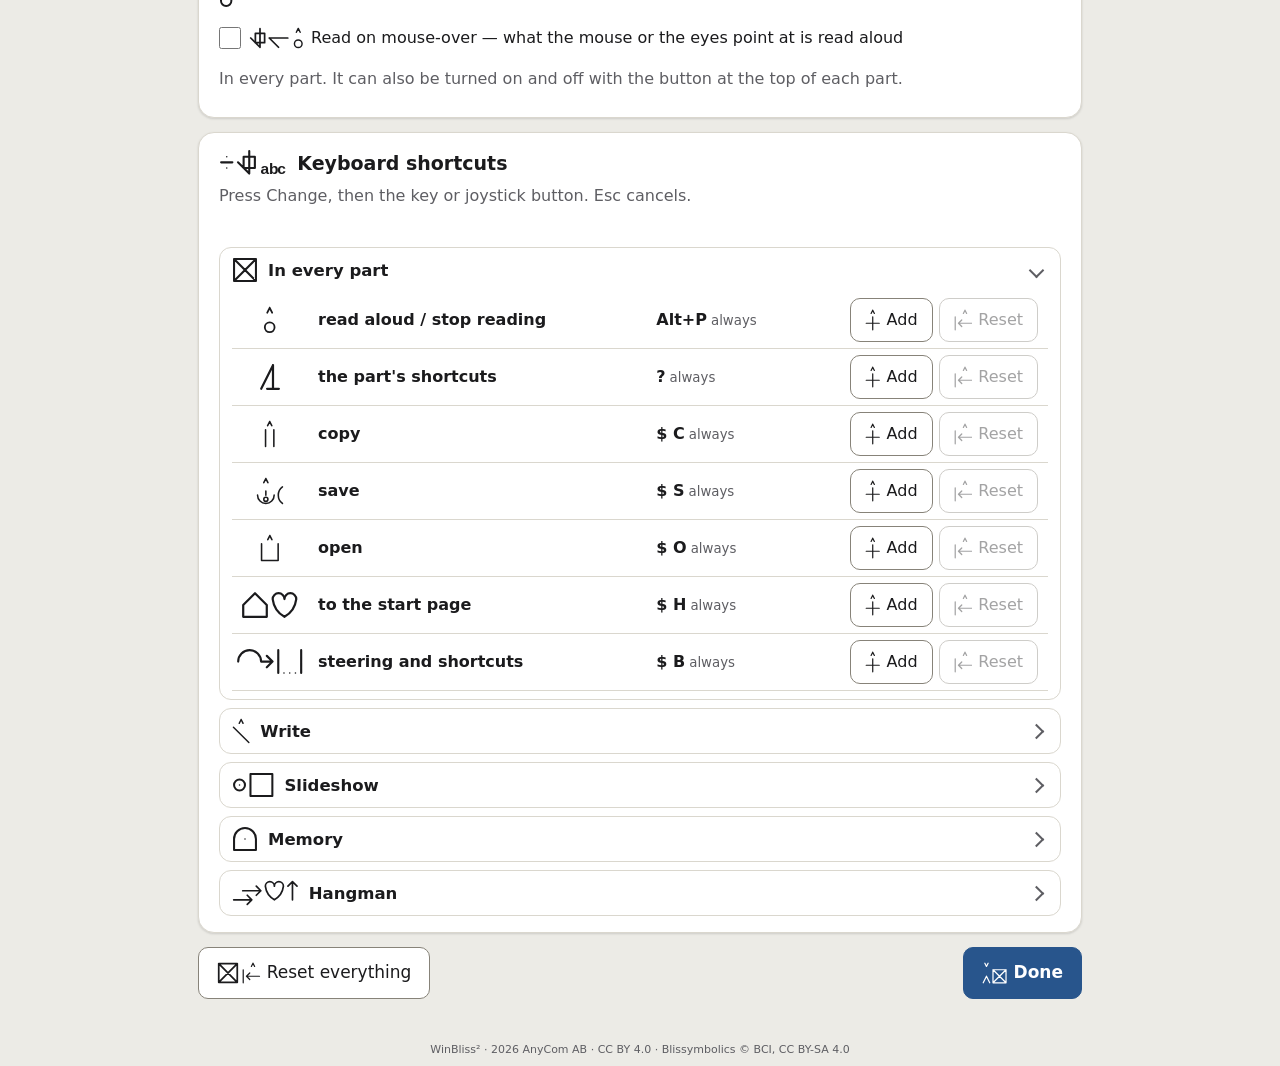
<file: workbench/installningar.html>
<!DOCTYPE html>
<html lang="sv">
<head>
<meta charset="utf-8">
<link rel="manifest" href="manifest.webmanifest">
<meta name="theme-color" content="#28558C">
<link rel="icon" href="icons/favicon.svg" type="image/svg+xml">
<link rel="apple-touch-icon" href="icons/apple-touch-icon.png">
<title>WinBliss² — Styrning och kortkommandon</title>
<meta name="robots" content="noindex, nofollow">
<meta name="viewport" content="width=device-width, initial-scale=1">
<link rel="stylesheet" href="css/wb-base.css">
<style>
body{font-family:"Atkinson Hyperlegible Next","Atkinson Hyperlegible",system-ui,sans-serif;background:var(--bg);color:var(--ink);font-size:16px;line-height:1.4}
/* Bliss symbols, drawn by the engine in the text colour (data-bliss = BCI-AV ids) */
.bi{display:inline-flex;align-items:center;gap:3px;line-height:0;flex:none;vertical-align:middle}
.bi svg{height:22px;width:auto;display:block}
header h1{font-size:22px;display:flex;align-items:center;gap:10px}
header h1 .bi svg{height:34px}
main{max-width:920px;margin:0 auto;padding:0 18px 40px;display:flex;flex-direction:column;gap:14px}
/* each part of the page is a shared .panel card (css/wb-base.css) */
section{background:var(--panel);border:1px solid var(--rule);border-radius:var(--r3);padding:16px 20px;box-shadow:var(--shadow-1)}
section h2{font-size:19px;margin:0 0 6px;display:flex;align-items:center;gap:10px}
section h2 .bi svg{height:30px}
section > p.intro{color:var(--dim);margin:0 0 10px}
h3{font-size:16px;margin:16px 0 4px;display:flex;align-items:center;gap:8px}
button:disabled{opacity:.4;cursor:default}
button .bi svg{height:22px}
/* every button here is a main action for a switch or the eyes: 44 px, symbol and words side by side */
main button{min-height:var(--target);display:inline-flex;align-items:center;gap:6px;padding:6px 14px}
button.learning{background:var(--sel);border-color:var(--sel);color:var(--on-accent,#fff)}
select{min-height:var(--target);padding:6px 10px}
/* the ways to steer: big choices, the symbol first */
#modes{display:grid;grid-template-columns:repeat(auto-fit,minmax(150px,1fr));gap:10px;border:0;padding:0;margin:0}
#modes legend{position:absolute;width:1px;height:1px;overflow:hidden;clip:rect(0 0 0 0)}
.mode{position:relative;display:flex;flex-direction:column;align-items:center;text-align:center;gap:6px;border:3px solid var(--rule);
  border-radius:var(--r3);padding:36px 10px 12px;cursor:pointer;background:var(--panel-2);transition:border-color var(--ease),background-color var(--ease)}
.mode:hover{border-color:color-mix(in srgb,var(--accent) 60%,var(--rule))}
.mode:has(input:checked){border-color:var(--accent);background:var(--accent-soft)}
@media (prefers-reduced-motion: reduce){.mode{transition:none}}
.mode:has(input:focus-visible){outline:3px solid var(--accent);outline-offset:2px}
.mode input{position:absolute;top:10px;left:10px;width:22px;height:22px;margin:0;accent-color:var(--accent)}
.mode .bi svg{height:46px}
.mode b{font-size:17px}
.mode span.d{color:var(--dim);font-size:14px}
table{border-collapse:collapse;width:100%}
th,td{text-align:left;padding:6px 10px 6px 0;vertical-align:middle;border-bottom:1px solid var(--rule)}
th[scope=row]{font-weight:600}
/* the symbol column has one width, so the words and the keys line up in every table */
th[scope=row]{width:52%}
th[scope=row] > .bi{display:inline-flex;justify-content:center;min-width:76px;margin-right:10px}
th[scope=row] .bi svg{height:28px}
td.cur{width:20%}
td.cur{font-weight:600}
td.cur small{font-weight:400;color:var(--dim);margin-left:4px}
td.act{white-space:nowrap;text-align:right}
td.act button{margin-left:6px}
.row{display:flex;gap:12px;align-items:center;flex-wrap:wrap;margin:8px 0}
.row > label:first-child{display:flex;gap:8px;align-items:center;min-width:150px}
.row label{display:flex;gap:8px;align-items:center;min-height:var(--target);cursor:pointer}
input[type=checkbox]{width:22px;height:22px;accent-color:var(--accent)}
input[type=range]{width:min(300px,55vw);accent-color:var(--accent)}
output{font-weight:600;min-width:4em;display:inline-block}
.note{min-height:1.4em;margin:8px 0 0;font-weight:600}
.note.bad{color:var(--sel)} .note.good{color:var(--ok)}
.try{display:flex;gap:10px;flex-wrap:wrap;align-items:center;border:1px dashed var(--rule);border-radius:12px;padding:10px 12px;margin-top:10px}
.try > span:first-child{display:flex;gap:6px;align-items:center;font-weight:600}
.try button{min-width:72px;min-height:56px;font-size:18px;justify-content:center}
.dim{color:var(--dim)}
details.tool{border:1px solid var(--rule);border-radius:var(--r2);padding:0 12px;margin-top:8px;background:var(--panel)}
details.tool[open]{padding-bottom:8px}
details.tool > summary{cursor:pointer;font-weight:600;font-size:16.5px;min-height:var(--target);padding:6px 0;display:flex;align-items:center;gap:10px;list-style:none}
details.tool > summary::-webkit-details-marker{display:none}
/* the fold mark, as in Bildspel and Gravyrkort: right when shut, down when open */
details.tool > summary::after{content:"";margin-left:auto;margin-right:6px;width:9px;height:9px;flex:none;
  border-right:2.5px solid var(--dim);border-bottom:2.5px solid var(--dim);transform:rotate(-45deg);transition:transform .15s}
details.tool[open] > summary::after{transform:rotate(45deg)}
@media (prefers-reduced-motion: reduce){details.tool > summary::after{transition:none}}
details.tool > summary .bi svg{height:26px}
details.tool > summary .n{font-weight:400;color:var(--dim);font-size:14px}
#bottom{display:flex;gap:10px;justify-content:space-between;flex-wrap:wrap}
#bottom button{min-height:52px;font-size:17px;padding:8px 18px}
footer{padding:3px 12px 8px;font-size:11px;color:var(--dim);text-align:center}
@media (max-width:640px){td.act{white-space:normal}td.act button{margin:3px 0 3px 6px}.row > label:first-child{min-width:0}
  #modes{grid-template-columns:1fr 1fr}.mode .bi svg{height:36px}.mode{padding-top:32px}}
</style>
</head>
<body>
<header>
  <a class="homeLink" href="start.html" id="homeLink">⌂ Start</a>
  <div class="wbTitle"><h1><span class="bi" data-bliss="25987,23553"></span><span id="title"></span></h1>
    <span class="sub" id="sub"></span></div>
  <span class="grow"></span>
</header>
<main>
  <section aria-labelledby="hMode">
    <h2><span class="bi" data-bliss="25987"></span><span id="hMode"></span></h2>
    <p class="intro" id="iMode"></p>
    <fieldset id="modes"><legend id="lMode"></legend></fieldset>
    <p class="note" id="nMode" role="status" aria-live="polite"></p>
  </section>

  <section aria-labelledby="hSw">
    <h2><span class="bi" data-bliss="23670,23549"></span><span id="hSw"></span></h2>
    <p class="intro" id="iSw"></p>
    <table id="roles"><tbody></tbody></table>
    <p class="note" id="nSw" role="status" aria-live="polite"></p>
    <p class="dim" id="padState" style="display:flex;gap:8px;align-items:center"></p>
    <div class="row"><label><input type="checkbox" id="optStick"><span class="bi" data-bliss="23549"></span><span id="lStick"></span></label></div>
    <h3><span class="bi" data-bliss="8497,23670"></span><span id="hScan"></span></h3>
    <div class="row"><label for="optScanMs"><span class="bi" data-bliss="17732"></span><span id="lScanMs"></span></label><input type="range" id="optScanMs" min="500" max="6000" step="100"><output id="oScanMs" for="optScanMs"></output></div>
    <div class="row"><label for="optRounds"><span class="bi" data-bliss="24249"></span><span id="lRounds"></span></label><select id="optRounds"></select></div>
    <div class="row"><label for="optRestart"><span class="bi" data-bliss="13178"></span><span id="lRestart"></span></label><select id="optRestart"></select></div>
    <div class="try" id="trySw" role="group" aria-labelledby="lTrySw"><span><span class="bi" data-bliss="17787"></span><span id="lTrySw"></span></span><button type="button">1</button><button type="button">2</button><button type="button">3</button><button type="button">4</button><span id="oTrySw" role="status" aria-live="polite"></span></div>
  </section>

  <section aria-labelledby="hEye">
    <h2><span class="bi" data-bliss="14133"></span><span id="hEye"></span></h2>
    <p class="intro" id="iEye"></p>
    <div class="row"><label for="optDwell"><span class="bi" data-bliss="16496"></span><span id="lDwell"></span></label><input type="range" id="optDwell" min="400" max="4000" step="100"><output id="oDwell" for="optDwell"></output></div>
    <div class="row"><label><input type="checkbox" id="optRing"><span class="bi" data-bliss="16675"></span><span id="lRing"></span></label></div>
    <div class="row"><label><input type="checkbox" id="optPause"><span class="bi" data-bliss="16497"></span><span id="lPause"></span></label></div>
    <div class="try" id="tryEye" role="group" aria-labelledby="lTryEye"><span><span class="bi" data-bliss="17787"></span><span id="lTryEye"></span></span><button type="button">A</button><button type="button">B</button><button type="button">C</button><span id="oTryEye" role="status" aria-live="polite"></span></div>
  </section>

  <section aria-labelledby="hLook">
    <h2><span class="bi" data-bliss="16747"></span><span id="hLook"></span></h2>
    <div class="row"><label><input type="checkbox" id="optStrong"><span class="bi" data-bliss="18291,16675"></span><span id="lStrong"></span></label></div>
  </section>

  <!-- 2026-11-26: aids that hold in every part — read aloud what the mouse (or the eyes) point at -->
  <section aria-labelledby="hAids">
    <h2><span class="bi" data-bliss="16728"></span><span id="hAids"></span></h2>
    <div class="row"><label><input type="checkbox" id="optHover"><span class="bi" data-bliss="23593,16728"></span><span id="lHover"></span></label></div>
    <p class="intro" id="nHover"></p>
  </section>

  <section aria-labelledby="hKeys">
    <h2><span class="bi" data-bliss="23553"></span><span id="hKeys"></span></h2>
    <p class="intro" id="iKeys"></p>
    <p class="note" id="nKeys" role="status" aria-live="polite"></p>
    <div id="tools"></div>
  </section>

  <div id="bottom">
    <button type="button" id="btnReset"></button>
    <button type="button" id="btnDone" class="primary"></button>
  </div>
</main>
<footer>WinBliss² · 2026 AnyCom AB · CC BY 4.0 · Blissymbolics © BCI, CC BY-SA 4.0</footer>
<script src="js/shared/lang.js"></script>
<script src="js/shared/styrning.js"></script>
<script src="js/shared/speak.js"></script>
<script src="js/shared/hovertal.js"></script>
<script src="js/shared/ikoner.js"></script>
<script src="js/shared/pwa.js"></script>
<script src="js/shared/switch.js"></script>
<script src="js/engine/bliss-shapes.js"></script>
<script src="js/engine/bliss-engine.js"></script>
<script src="js/data/bliss-data.js"></script>
<script>
'use strict';
const $ = (id) => document.getElementById(id);
const LNG = wbLang();
const tr = (en, sv) => (LNG === 'sv' ? sv : en);
document.documentElement.lang = LNG;
const ST = wbStyr, SW = wbSwitch;
const S = () => ST.settings;
const put = (patch) => ST.save(Object.assign({}, S(), patch));
const note = (id, t, cls) => { $(id).textContent = t; $(id).className = 'note' + (cls ? ' ' + cls : ''); };
const secs = (ms) => (ms / 1000).toLocaleString(LNG === 'sv' ? 'sv-SE' : 'en-GB', { maximumFractionDigits: 1 }) + ' s';

/* ---- Bliss symbols: BCI-AV ids, drawn in the text colour ---- */
const SYM = {
  learn: '15184', remove: '17498', change: '13152', add: '12338', reset: '16500', done: '24844', all: '12360',
  step: '15714', choose: '13178', back: '16500',
  standard: '23593,23555', brytare2: '8498,23670', brytare1: '8497,23670', oga: '14133',
  alla: '12360', skriv: '18285', bildspel: '16172', memory: '23589', gissa: '14418',
};
const byId = new Map(BLISS_DATA.map(s => [s.id, s]));
function drawIcons(root = document) {
  for (const el of root.querySelectorAll('[data-bliss]')) {
    if (el.firstChild) continue;
    el.setAttribute('aria-hidden', 'true');
    el.innerHTML = el.dataset.bliss.split(',').map(id => {
      const sy = byId.get(+id);
      try { return sy ? blissSVG(sy, { unit: 3, strokeUnits: 0.75, color: 'currentColor' }) : ''; } catch (_) { return ''; }
    }).join('');
  }
}
const icon = (ids) => `<span class="bi" data-bliss="${ids}"></span>`;
/** A button with its symbol and its word; aria: the longer name for screen readers. */
function setBtn(b, ids, text, aria) {
  b.innerHTML = icon(ids) + '<span class="lbl"></span>';
  b.querySelector('.lbl').textContent = text;
  if (aria) b.setAttribute('aria-label', aria); else b.removeAttribute('aria-label');
  drawIcons(b);
}

/* ---- the words: short ---- */
document.title = 'WinBliss² — ' + tr('Steering and shortcuts', 'Styrning och kortkommandon');
const TEXT = {
  title: tr('Steering and shortcuts', 'Styrning och kortkommandon'),
  sub: tr('holds in every part, at once', 'gäller alla delar, direkt'),
  hMode: tr('How do you steer?', 'Hur styr du?'),
  iMode: tr('The mouse and the keyboard always work too.', 'Mus och tangentbord fungerar alltid också.'),
  lMode: tr('How do you steer?', 'Hur styr du?'),
  hSw: tr('Switches and joystick', 'Brytare och joystick'),
  iSw: tr('Press Learn, then the switch. A joystick works at once.', 'Tryck Lär in, sedan på brytaren. En joystick fungerar direkt.'),
  lStick: tr('The stick and the cross step', 'Spak och styrkors stegar'),
  hScan: tr('One switch', 'En brytare'),
  lScanMs: tr('Time per button', 'Tid per knapp'),
  lRounds: tr('Rounds, then rest', 'Varv, sedan vila'),
  lRestart: tr('After a choice', 'Efter ett val'),
  lTrySw: tr('Try', 'Prova'),
  hEye: tr('Eye control', 'Ögonstyrning'),
  iEye: tr('Rest your eyes on a button until the ring is full.', 'Vila blicken på en knapp tills ringen är full.'),
  lDwell: tr('Resting time', 'Vilotid'),
  lRing: tr('Show the ring', 'Visa ringen'),
  lPause: tr('Show the pause button', 'Visa pausknappen'),
  lTryEye: tr('Try', 'Prova'),
  hLook: tr('See where you are', 'Se var du är'),
  lStrong: tr('Clear marking (a yellow ring)', 'Tydlig markering (gul ring)'),
  hAids: tr('Aids', 'Hjälpmedel'),
  lHover: tr('Read on mouse-over — what the mouse or the eyes point at is read aloud', 'Läs vid muspekare — det som musen eller blicken pekar på läses upp'),
  nHover: tr('In every part. It can also be turned on and off with the button at the top of each part.', 'I alla delar. Kan också slås på och av med knappen överst i varje del.'),
  hKeys: tr('Keyboard shortcuts', 'Kortkommandon'),
  iKeys: tr('Press Change, then the key or joystick button. Esc cancels.', 'Tryck Ändra, sedan tangenten eller joystickknappen. Esc avbryter.'),
};
for (const [id, t] of Object.entries(TEXT)) if ($(id)) $(id).textContent = t;
$('homeLink').title = tr('To the start page', 'Till startsidan');
setBtn($('btnReset'), SYM.all + ',' + SYM.reset, tr('Reset everything', 'Återställ allt'));
setBtn($('btnDone'), SYM.done, tr('Done', 'Klar'));

/* ---- how do you steer ---- */
const MODES = [
  ['standard', tr('Mouse and keyboard', 'Mus och tangentbord'), tr('as usual', 'som vanligt')],
  ['brytare2', tr('Two switches', 'Två brytare'), tr('step + choose', 'stega + välj')],
  ['brytare1', tr('One switch', 'En brytare'), tr('steps by itself, you choose', 'stegar själv, du väljer')],
  ['oga', tr('Eye control', 'Ögonstyrning'), tr('look and rest', 'titta och vila')],
];
for (const [v, name, desc] of MODES) {
  const l = document.createElement('label');
  l.className = 'mode';
  l.innerHTML = '<input type="radio" name="mode">' + icon(SYM[v]) + '<b></b><span class="d"></span>';
  l.querySelector('input').value = v;
  l.querySelector('b').textContent = name;
  l.querySelector('span.d').textContent = desc;
  l.querySelector('input').onchange = () => {
    const patch = { mode: v };
    // a switch or the eyes: the clear marking comes along (it can be turned off below)
    if (S().mode === 'standard' && v !== 'standard' && !S().strong) patch.strong = true;
    put(patch);
    note('nMode', modeNote(v) + (patch.strong ? ' ' + tr('Clear marking: on.', 'Tydlig markering: på.') : ''), 'good');
  };
  $('modes').appendChild(l);
}
function modeNote(v) {
  const c = SW.config;
  if (v === 'brytare2' && !(c.step && c.confirm)) return tr('Learn Step and Choose below.', 'Lär in Stega och Välj nedan.');
  if (v === 'brytare1' && !c.confirm && !c.step) return tr('Learn Choose below — or use Enter, Space or a joystick.', 'Lär in Välj nedan — eller använd Enter, Mellanslag eller joystick.');
  if (v === 'brytare1') return tr('The stepping starts by itself.', 'Stegningen startar av sig själv.');
  if (v === 'oga') return tr('Pause is in the lower left corner.', 'Paus finns nere till vänster.');
  return tr('On.', 'På.');
}

/* ---- switches ---- */
const ROLE_LABEL = { step: tr('Step', 'Stega'), confirm: tr('Choose', 'Välj'), back: tr('Back', 'Bakåt') };
const ROLE_SYM = { step: SYM.step, confirm: SYM.choose, back: SYM.back };
let busy = null;                                   // the button waiting for a press
function stopBusy() { if (busy) { busy.classList.remove('learning'); busy = null; } SW.cancelCapture(); }
function renderRoles() {
  const tb = $('roles').tBodies[0];
  tb.innerHTML = '';
  for (const r of SW.ROLES) {
    const row = tb.insertRow();
    row.innerHTML = '<th scope="row"></th><td class="cur"></td><td class="act"><button type="button" data-l></button><button type="button" data-x></button></td>';
    row.cells[0].innerHTML = icon(ROLE_SYM[r]) + '<span></span>';
    row.cells[0].lastChild.textContent = ROLE_LABEL[r] + (r === 'back' ? tr(' (if you want)', ' (om du vill)') : '');
    row.cells[1].textContent = SW.config[r] ? SW.nameOf(SW.config[r]) : '—';
    if (!SW.config[r]) row.cells[1].setAttribute('aria-label', tr('not learned', 'inte inlärd'));
    const l = row.querySelector('[data-l]'), x = row.querySelector('[data-x]');
    setBtn(l, SYM.learn, tr('Learn', 'Lär in'), tr('Learn ', 'Lär in ') + ROLE_LABEL[r]);
    setBtn(x, SYM.remove, tr('Remove', 'Ta bort'), tr('Remove ', 'Ta bort ') + ROLE_LABEL[r]);
    x.disabled = !SW.config[r];
    x.onclick = () => { SW.setRole(r, null); renderRoles(); note('nSw', tr(`${ROLE_LABEL[r]}: removed.`, `${ROLE_LABEL[r]}: borttagen.`)); };
    l.onclick = () => learnRole(r, l);
  }
  drawIcons($('roles'));
}
function learnRole(r, btn) {
  stopBusy();
  busy = btn; btn.classList.add('learning'); setBtn(btn, SYM.learn, tr('Press now…', 'Tryck nu…'));
  note('nSw', tr(`Press the switch for ${ROLE_LABEL[r]}. Esc cancels.`, `Tryck på brytaren för ${ROLE_LABEL[r]}. Esc avbryter.`));
  SW.capture((x) => {
    busy = null;
    if (!x) { renderRoles(); note('nSw', tr('Cancelled.', 'Avbrutet.')); return; }
    // a joystick button or a key given to a shortcut is the switch's now
    const taken = [];
    for (const g of WB_KEYMAP) for (const k of g.keys) {
      const o = ST.own(g.tool, k.id);
      if (o && (x.pad ? ST.samePad(o, x) : !o.pad && o.key === ST.keyOf(Object.assign({ altKey: false, ctrlKey: false, metaKey: false, shiftKey: false }, x)))) {
        ST.setOwn(g.tool, k.id, null); taken.push(LNG === 'sv' ? k.sv : k.en);
      }
    }
    SW.setRole(r, x);
    renderRoles(); renderKeys();
    const n = SW.nameOf(x);
    note('nSw', `${ROLE_LABEL[r]}: ${n} ✓` +
      (SW.native(r, x) ? tr(' (works as always)', ' (fungerar som vanligt)')
        : SW.typesChar(x) ? tr(' — types in text fields; an F key works everywhere.', ' — skriver i textrutor; en F-tangent fungerar överallt.') : '') +
      (taken.length ? ' ' + tr('No longer: ', 'Inte längre: ') + taken.join(', ') + '.' : ''), 'good');
  });
}
function padState(name) {
  $('padState').innerHTML = icon('23549') + '<span></span>';
  $('padState').lastChild.textContent = name ? tr('Joystick: ', 'Joystick: ') + name : tr('No joystick — connect it and press a button.', 'Ingen joystick — anslut och tryck på en knapp.');
  drawIcons($('padState'));
}
SW.onPadChange(padState); padState(SW.padName());
$('optStick').onchange = () => SW.setStick($('optStick').checked);
for (let n = 1; n <= 9; n++) $('optRounds').add(new Option(String(n), String(n)));
$('optRestart').add(new Option(tr('go on from there', 'fortsätt därifrån'), 'no'));
$('optRestart').add(new Option(tr('start from the top', 'börja om'), 'yes'));
$('optScanMs').oninput = () => { $('oScanMs').textContent = secs(+$('optScanMs').value); };
$('optScanMs').onchange = () => put({ scan: Object.assign({}, S().scan, { ms: +$('optScanMs').value }) });
$('optRounds').onchange = () => put({ scan: Object.assign({}, S().scan, { rounds: +$('optRounds').value }) });
$('optRestart').onchange = () => put({ scan: Object.assign({}, S().scan, { restart: $('optRestart').value === 'yes' }) });
for (const b of $('trySw').querySelectorAll('button')) b.onclick = () => { $('oTrySw').textContent = '✓ ' + b.textContent; };

/* ---- eye control ---- */
$('optDwell').oninput = () => { $('oDwell').textContent = secs(+$('optDwell').value); };
$('optDwell').onchange = () => put({ dwell: Object.assign({}, S().dwell, { ms: +$('optDwell').value }) });
$('optRing').onchange = () => put({ dwell: Object.assign({}, S().dwell, { ring: $('optRing').checked }) });
$('optPause').onchange = () => put({ dwell: Object.assign({}, S().dwell, { pause: $('optPause').checked }) });
for (const b of $('tryEye').querySelectorAll('button')) b.onclick = () => { $('oTryEye').textContent = '✓ ' + b.textContent; };
$('optStrong').onchange = () => put({ strong: $('optStrong').checked });
$('optHover').onchange = () => wbHover.set($('optHover').checked);
if (!WB_SPEECH) $('optHover').closest('section').hidden = true;

/* ---- shortcuts ---- */
const open = new Set(['alla']);                     // the parts shown open
function renderKeys() {
  const host = $('tools');
  for (const d of host.querySelectorAll('details')) if (d.open) open.add(d.dataset.tool); else open.delete(d.dataset.tool);
  host.innerHTML = '';
  for (const g of WB_KEYMAP) {
    const d = document.createElement('details');
    d.className = 'tool'; d.dataset.tool = g.tool; d.open = open.has(g.tool);
    const sum = document.createElement('summary');
    const owned = g.keys.filter(k => ST.own(g.tool, k.id)).length;
    sum.innerHTML = icon(SYM[g.tool] || SYM.all) + '<span></span><span class="n"></span>';
    sum.children[1].textContent = LNG === 'sv' ? g.sv : g.en;
    sum.children[2].textContent = owned ? tr(`${owned} of your own`, `${owned} egna`) : '';
    d.appendChild(sum);
    const t = document.createElement('table');
    t.innerHTML = '<tbody></tbody>';
    for (const k of g.keys) {
      const name = LNG === 'sv' ? k.sv : k.en, o = ST.own(g.tool, k.id);
      const row = t.tBodies[0].insertRow();
      row.innerHTML = '<th scope="row"></th><td class="cur"></td><td class="act"><button type="button" data-c></button><button type="button" data-r></button></td>';
      row.cells[0].innerHTML = icon(k.b || '') + '<span></span>';
      row.cells[0].lastChild.textContent = name;
      const cur = row.cells[1], small = (txt) => { const sm = document.createElement('small'); sm.textContent = txt; cur.appendChild(sm); };
      if (k.fixed || (o && o.pad)) {
        cur.textContent = ST.keyLabel(k.key);
        if (o) cur.append(' + ' + ST.label(o));
        if (k.fixed) small(tr('always', 'alltid'));
      } else {
        cur.textContent = ST.keyLabel(o ? o.key : k.key);
        if (o) small(tr('yours', 'egen'));
      }
      const c = row.querySelector('[data-c]'), r = row.querySelector('[data-r]');
      const cText = k.fixed ? tr('Add', 'Lägg till') : tr('Change', 'Ändra');
      setBtn(c, k.fixed ? SYM.add : SYM.change, cText, cText + ': ' + name);
      setBtn(r, SYM.reset, tr('Reset', 'Återställ'), tr('Reset: ', 'Återställ: ') + name);
      r.disabled = !o;
      r.onclick = () => { ST.setOwn(g.tool, k.id, null); renderKeys(); note('nKeys', `${name}: ${ST.keyLabel(k.key)} ✓`, 'good'); };
      c.onclick = () => learnKey(g, k, c);
    }
    d.appendChild(t);
    host.appendChild(d);
  }
  drawIcons(host);
}
function learnKey(g, k, btn) {
  stopBusy();
  const name = LNG === 'sv' ? k.sv : k.en;
  busy = btn; btn.classList.add('learning'); setBtn(btn, k.fixed ? SYM.add : SYM.change, tr('Press now…', 'Tryck nu…'));
  note('nKeys', tr(`${name}: press the key or the joystick button. Esc cancels.`, `${name}: tryck tangenten eller joystickknappen. Esc avbryter.`));
  SW.capture((x) => {
    busy = null;
    const done = (t, cls) => { renderKeys(); note('nKeys', t, cls); const again = $('tools').querySelector(`details[data-tool="${g.tool}"]`); if (again) again.open = true; };
    if (!x) return done(tr('Cancelled.', 'Avbrutet.'));
    const b = x.pad ? x : { key: x.key };
    if (!x.pad && !ST.okKey(b.key)) return done(tr(`${b.key} cannot be used.`, `${b.key} går inte att använda.`), 'bad');
    if (!x.pad && ST.reserved(b.key)) return done(tr(`${ST.keyLabel(b.key)} is needed for moving, choosing or writing — choose another.`,
      `${ST.keyLabel(b.key)} behövs för att flytta, välja eller skriva — välj en annan.`), 'bad');
    if (!x.pad && !k.fixed && b.key === k.key) { ST.setOwn(g.tool, k.id, null); return done(`${name}: ${ST.keyLabel(k.key)} ✓`, 'good'); }
    const all = ST.conflicts(g.tool, k.id, b, SW.config);
    const sw = all.find(c => c.role);
    if (sw) return done(tr(`${ST.label(b)} is the switch ${ROLE_LABEL[sw.role]} — choose another.`, `${ST.label(b)} är brytaren ${ROLE_LABEL[sw.role]} — välj en annan.`), 'bad');
    const other = all.find(c => !c.role);
    if (other) return done(tr(`${ST.label(b)} is already “${other.name}” (${other.part}) — choose another.`,
      `${ST.label(b)} är redan ”${other.name}” (${other.part}) — välj en annan.`), 'bad');
    ST.setOwn(g.tool, k.id, b);
    done(`${name}: ${ST.label(b)} ✓` + (k.fixed ? tr(` (and ${ST.keyLabel(k.key)})`, ` (och ${ST.keyLabel(k.key)})`) : '') +
      (x.pad === 'button' && x.i === 0 ? ' ' + tr('Joystick button 1 no longer chooses.', 'Joystickknapp 1 väljer inte längre.') : ''), 'good');
  }, { chord: true });
}

/* ---- the whole page from the settings (here, or changed in another tab) ---- */
function render() {
  const s = S();
  for (const r of document.querySelectorAll('input[name=mode]')) r.checked = r.value === s.mode;
  $('optStick').checked = SW.config.stick;
  $('optScanMs').value = s.scan.ms; $('oScanMs').textContent = secs(s.scan.ms);
  $('optRounds').value = String(s.scan.rounds);
  $('optRestart').value = s.scan.restart ? 'yes' : 'no';
  $('optDwell').value = s.dwell.ms; $('oDwell').textContent = secs(s.dwell.ms);
  $('optRing').checked = s.dwell.ring; $('optPause').checked = s.dwell.pause;
  $('optStrong').checked = s.strong;
  $('optHover').checked = !!s.hover;
  if (!busy) { renderRoles(); renderKeys(); }
}
ST.onChange(render);
addEventListener('storage', (e) => { if (e.key === 'wb-brytare' && !busy) setTimeout(() => { renderRoles(); $('optStick').checked = SW.config.stick; }, 0); });
render();
drawIcons();

$('btnReset').onclick = () => {
  if (!confirm(tr('Reset everything to the standard?', 'Återställa allt till standard?'))) return;
  stopBusy();
  ST.save({});
  SW.forget(); SW.setStick(true);
  render();
  note('nMode', tr('Back to the standard ✓', 'Tillbaka till standard ✓'), 'good');
};
// opened from a part: close the tab and go back to it; else to the start page
$('btnDone').onclick = () => {
  if (window.opener && !window.opener.closed) { window.close(); setTimeout(() => { location.href = 'start.html'; }, 400); }
  else location.href = 'start.html';
};
</script>
</body>
</html>
</file>
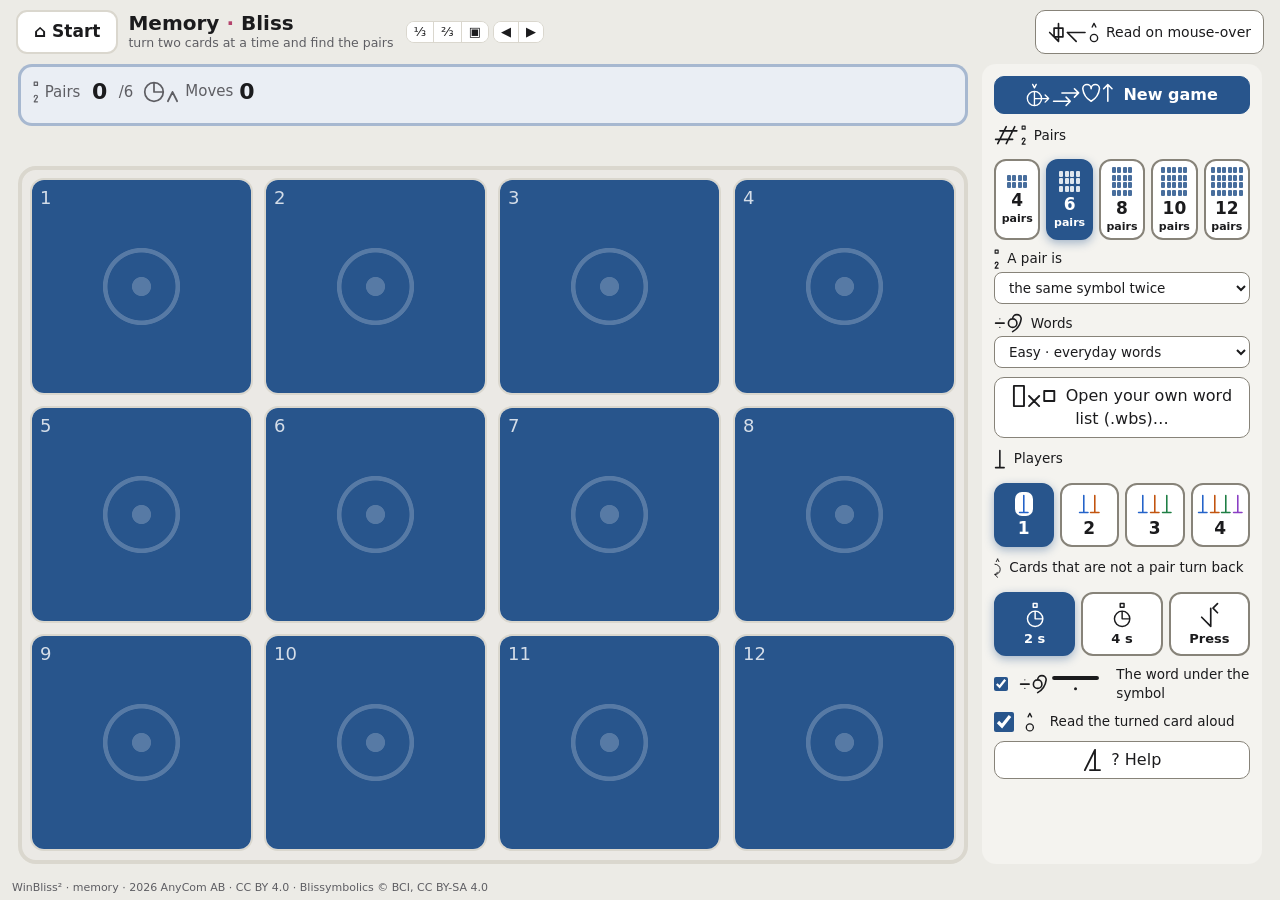
<file: workbench/memory.html>
<!DOCTYPE html>
<html lang="sv">
<head>
<meta charset="utf-8">
<link rel="manifest" href="manifest.webmanifest">
<meta name="theme-color" content="#28558C">
<link rel="icon" href="icons/favicon.svg" type="image/svg+xml">
<link rel="apple-touch-icon" href="icons/apple-touch-icon.png">
<title>Bliss — memory</title>
<meta name="robots" content="noindex, nofollow">
<meta name="viewport" content="width=device-width, initial-scale=1">
<link rel="stylesheet" href="css/wb-base.css">
<style>
body{font-family:"Atkinson Hyperlegible Next","Atkinson Hyperlegible",system-ui,sans-serif;
  background:var(--bg);color:var(--ink);height:100vh;display:flex;flex-direction:column}
/* the players (2026-11-26, "more like a game"): one card each, in the player's colour.
   Whose turn it is stands out (big frame, "Your turn", the board framed in the same
   colour); whoever leads wears the crown; the pairs a player has found sit on their card. */
#players{display:flex;gap:10px;flex-wrap:wrap}
.pc{--pc:var(--accent);flex:1 1 170px;min-width:0;display:flex;flex-direction:column;gap:6px;padding:8px 12px;border-radius:14px;
  background:color-mix(in srgb,var(--pc) 10%,var(--panel));border:3px solid color-mix(in srgb,var(--pc) 35%,transparent);
  transition:transform .2s,opacity .2s,box-shadow .2s}
.pc.on{border-color:var(--pc);box-shadow:0 0 0 4px color-mix(in srgb,var(--pc) 30%,transparent),0 4px 14px rgba(0,0,0,.15);transform:translateY(-2px)}
.pc.wait{opacity:.62}
.pcHead{display:flex;align-items:center;gap:7px;flex-wrap:wrap;font-weight:700;font-size:16px}
.pcHead .pname{color:var(--pc)}
.pc .sym svg{height:26px;width:auto;display:block}
.pc .sym .bfill{fill:currentColor}
.pcHead > .sym{color:var(--pc)}
.badge{display:inline-flex;align-items:center;gap:5px;padding:2px 10px 2px 6px;border-radius:999px;font-size:13.5px;font-weight:700;white-space:nowrap}
.badge .sym svg{height:20px}
.badge.turn{background:var(--pc);color:#fff;animation:turnPulse 1.4s ease-in-out infinite}
.badge.lead{background:#f2c230;color:#3b2a00}
@keyframes turnPulse{50%{box-shadow:0 0 0 5px color-mix(in srgb,var(--pc) 30%,transparent)}}
.pcBody{display:flex;align-items:center;gap:10px;min-height:34px}
.pts{font-size:30px;font-weight:800;line-height:1;color:var(--pc);min-width:1.2em;text-align:center}
.pts.bump{animation:bump .6s ease-out}
@keyframes bump{30%{transform:scale(1.6)}100%{transform:scale(1)}}
.tokens{display:flex;flex-wrap:wrap;gap:4px;min-width:0}
.tokens .tok{display:inline-flex;align-items:center;justify-content:center;height:30px;min-width:30px;padding:2px 4px;border-radius:7px;
  background:var(--stage);border:2px solid var(--pc);color:var(--ink)}
.tokens .tok svg{height:22px;width:auto;display:block}
.stat{display:inline-flex;align-items:center;gap:6px;font-size:15px;color:var(--dim)}
.stat b{font-size:22px;color:var(--ink)}
.stat .sym svg{height:22px}
@media (prefers-reduced-motion: reduce){.pc,.pts.bump,.badge.turn{transition:none;animation:none}}
main{flex:1;display:grid;grid-template-columns:1fr 280px;gap:14px;padding:0 18px 14px;min-height:0}
/* the board in a frame of the colour of the player whose turn it is */
#boardWrap{--turn:var(--rule);flex:1;min-height:0;position:relative;display:flex;flex-direction:column;gap:8px;padding:8px;border-radius:18px;
  border:4px solid var(--turn);background:color-mix(in srgb,var(--turn) 7%,transparent);transition:border-color .3s,background-color .3s}
@media (prefers-reduced-motion: reduce){#boardWrap{transition:none}}
/* "Player 2's turn": a strip at the top of the board in the player's colour, never over
   the cards; it jumps when the turn changes */
#turnBanner{--pc:#2463c9;align-self:center;display:flex;align-items:center;gap:8px;padding:4px 18px 4px 12px;border-radius:999px;
  background:var(--pc);color:#fff;font-size:clamp(16px,2.4vmin,22px);font-weight:800;box-shadow:0 3px 10px rgba(0,0,0,.18)}
#turnBanner[hidden]{display:none}
#turnBanner .sym svg{height:1.3em;width:auto;display:block}
#turnBanner .bfill{fill:#fff}
#turnBanner.show{animation:banner .7s cubic-bezier(.2,1.5,.5,1)}
@keyframes banner{0%{transform:scale(.6);opacity:.3}100%{transform:scale(1);opacity:1}}
@media (prefers-reduced-motion: reduce){#turnBanner.show{animation:none}}
/* the end: who won, with the scores, and Play again */
#win{position:absolute;inset:0;z-index:6;display:flex;align-items:center;justify-content:center;overflow:hidden;border-radius:14px;
  background:color-mix(in srgb,var(--bg) 55%,transparent);backdrop-filter:blur(2px)}
#win[hidden]{display:none}
.winBox{position:relative;z-index:1;display:flex;flex-direction:column;align-items:center;gap:10px;text-align:center;max-width:min(92%,460px);
  padding:20px 26px;border-radius:20px;background:var(--panel);border:4px solid var(--win,var(--ok));box-shadow:0 10px 40px rgba(0,0,0,.3);
  animation:winIn .45s cubic-bezier(.2,1.4,.5,1)}
@keyframes winIn{0%{transform:scale(.6);opacity:0}100%{transform:scale(1);opacity:1}}
.winBox .big svg{height:72px;width:auto;display:block}
.winBox .big{color:var(--win,var(--ok))}
.winBox .big .bfill{fill:currentColor}
.winBox h2{font-size:clamp(20px,3.4vmin,30px);line-height:1.2}
#winList{list-style:none;display:flex;flex-direction:column;gap:5px;min-width:220px}
#winList li{display:flex;align-items:center;gap:8px;padding:4px 12px;border-radius:10px;font-size:16px;font-weight:700;
  background:color-mix(in srgb,var(--pc) 12%,transparent);border:2px solid var(--pc);color:var(--ink)}
#winList li .n{margin-left:auto;font-size:20px;color:var(--pc)}
#winList li .sym svg{height:22px;width:auto;display:block}
.winBtns{display:flex;gap:8px;flex-wrap:wrap;justify-content:center}
.winBtns button{min-height:48px;display:inline-flex;align-items:center;gap:7px}
.winBtns .sym svg{height:24px;width:auto;display:block}
.winBtns .primary .bfill{fill:currentColor}
.confetti{position:absolute;inset:0;pointer-events:none}
.confetti i{position:absolute;top:-14px;width:10px;height:14px;border-radius:2px;animation:fall linear forwards}
@keyframes fall{to{transform:translateY(110vh) rotate(720deg)}}
@media (prefers-reduced-motion: reduce){.winBox{animation:none}.confetti{display:none}}
#play{display:flex;flex-direction:column;gap:8px;min-width:0;min-height:0}
#msg{font-size:16px;min-height:24px;color:var(--dim)}
#msg.good{color:var(--ok);font-weight:600} #msg.bad{color:var(--sel)}
/* the cards fill the free space; the page picks columns so they stay near square */
#board{flex:1;min-width:0;min-height:0;display:grid;gap:clamp(6px,1.2vmin,14px);
  grid-template-columns:repeat(var(--cols,4),minmax(0,1fr));grid-template-rows:repeat(var(--rows,3),minmax(0,1fr))}
.card{position:relative;container-type:size;padding:0;border-radius:14px;border:2px solid var(--rule);
  background:var(--stage);color:var(--ink);cursor:pointer;overflow:hidden;font:inherit;min-height:0}
.card:focus-visible{outline:4px solid var(--sel);outline-offset:3px}
.card .back,.card .face{position:absolute;inset:0;display:flex;flex-direction:column;align-items:center;justify-content:center;gap:4%}
.card .back{background:var(--accent);
  background-image:radial-gradient(circle at 50% 50%, transparent 0 22%, color-mix(in srgb,var(--on-accent) 22%,transparent) 22.5% 25%, transparent 25.5%),
                   radial-gradient(circle at 50% 50%, color-mix(in srgb,var(--on-accent) 22%,transparent) 0 6%, transparent 6.5%)}
.card .num{position:absolute;left:8px;top:5px;font-size:clamp(11px,12cqmin,18px);color:var(--on-accent);opacity:.8}
.card .face{display:none;padding:6%}
.card.up .face,.card.found .face{display:flex}
.card.up .back,.card.found .back{display:none}
.card.up{border-color:var(--accent)}
.card.up,.card.found{animation:flipIn .2s ease-out}
@keyframes flipIn{0%{transform:scaleX(.05)}100%{transform:scaleX(1)}}
@media (prefers-reduced-motion: reduce){.card.up,.card.found{animation:none}}
.card.miss{border-color:var(--sel);box-shadow:0 0 0 3px color-mix(in srgb,var(--sel) 35%,transparent)}
.card.found{border-color:var(--by,var(--ok));cursor:default;opacity:.75}
.card.found::after{content:"✓";position:absolute;right:6px;top:5px;color:var(--by,var(--ok));font-weight:800;font-size:clamp(12px,13cqmin,22px)}
/* found by a player: their number on a dot of their colour */
.card.found[data-by]::after{content:attr(data-by);color:#fff;background:var(--by);border-radius:999px;min-width:1.5em;height:1.5em;
  display:flex;align-items:center;justify-content:center;font-size:clamp(11px,11cqmin,18px)}
.card.pop{animation:pop .5s ease-out}
@keyframes pop{35%{transform:scale(1.1)}100%{transform:scale(1)}}
@media (prefers-reduced-motion: reduce){.card.pop{animation:none}}
#board.won .card.found{opacity:1;box-shadow:0 0 0 3px color-mix(in srgb,var(--ok) 35%,transparent)}
.face svg{width:84%;height:64%;flex:none}
.face.noLabel svg{height:80%}
.face .lbl{font-size:clamp(11px,11cqmin,30px);line-height:1.1;text-align:center;overflow-wrap:anywhere}
.face .word{font-size:clamp(14px,19cqmin,56px);font-weight:700;line-height:1.1;text-align:center;overflow-wrap:anywhere}
#side{display:flex;flex-direction:column;gap:9px;background:var(--panel-2);border-radius:14px;padding:12px;overflow-y:auto;min-height:0}
#side label{display:flex;flex-direction:column;gap:3px;font-size:13.5px}
#side label.chk{flex-direction:row;align-items:center;gap:7px}
textarea{min-height:64px;resize:vertical}
#ownRow{display:flex;flex-direction:column;gap:6px}
#ownRow[hidden]{display:none}
.hint{font-size:11.5px;color:var(--dim)}
/* pairs, players and the turning back as big buttons with pictures (2026-11-26) */
#side .optHead{font-size:13.5px;margin-top:2px}
.choices{display:grid;gap:6px}
.choices.pairs{grid-template-columns:repeat(5,minmax(0,1fr))}
.choices.players{grid-template-columns:repeat(4,minmax(0,1fr))}
.choices.back{grid-template-columns:repeat(3,minmax(0,1fr))}
.choice{display:flex;flex-direction:column;align-items:center;justify-content:center;gap:4px;min-width:0;min-height:64px;padding:6px 2px;
  border-width:2px;border-radius:12px;font-size:13px;font-weight:700;line-height:1.1;transition:transform .12s,box-shadow .12s}
.choice:hover{transform:translateY(-1px)}
.choice[aria-pressed="true"]{background:var(--accent);border-color:var(--accent);color:var(--on-accent,#fff);
  box-shadow:0 3px 10px color-mix(in srgb,var(--accent) 40%,transparent)}
.choice:focus-visible{outline:3px solid var(--sel);outline-offset:2px}
/* a little board: as many cards as the game will have */
.mini{display:grid;gap:1.5px;grid-template-columns:repeat(var(--c),4px)}
.mini i{width:4px;height:6px;border-radius:1px;background:var(--accent);opacity:.85}
.choice .n{font-size:17px;line-height:1}
.choice .u{font-size:11px;font-weight:600;line-height:1}
.choice[aria-pressed="true"] .mini i{background:var(--on-accent,#fff)}
/* the players, one person each, in the colour they get on the board */
.ppl{display:flex;justify-content:center;flex-wrap:nowrap;gap:0;max-width:100%;padding:2px 3px;border-radius:7px}
.ppl .sym svg{height:20px;width:auto;display:block}
.ppl .sym{color:var(--pc)}
.choice[aria-pressed="true"] .ppl{background:#fff}
.choice .big svg{height:26px;width:auto;display:block}
.choice .big .bfill{fill:currentColor}
@media (prefers-reduced-motion: reduce){.choice{transition:none}.choice:hover{transform:none}}
footer{padding:3px 12px 5px;font-size:11px;line-height:1.3;color:var(--dim)}
/* narrow: the board on top at a fixed height, the settings below it, the page scrolls */
@media (max-width:760px){
  main{grid-template-columns:1fr;grid-template-rows:auto auto;align-content:start;overflow-y:auto}
  #play{min-height:auto}
  #boardWrap{flex:none;height:min(70vh,120vw)}
  #side{overflow:visible}
}
</style>
</head>
<body>
<header>
  <a class="homeLink" href="start.html" title="Till startsidan" data-en-title="To the start page">⌂ Start</a>
  <div class="wbTitle"><h1><span data-en="Memory">Memory</span> <span style="color:var(--sel)">·</span> Bliss</h1>
    <span class="sub" data-en="turn two cards at a time and find the pairs">vänd två kort i taget och hitta paren</span></div>
  <span class="grow"></span>
</header>
<main>
  <section id="play" aria-label="Spelplan" data-en-aria="Game board">
    <div id="players" aria-label="Spelarna" data-en-aria="The players"></div>
    <div id="msg" aria-live="polite"></div>
    <div id="boardWrap">
      <div id="turnBanner" aria-hidden="true" hidden></div>
      <div id="board"></div>
      <div id="win" hidden role="dialog" aria-labelledby="winTitle">
        <div class="confetti" aria-hidden="true"></div>
        <div class="winBox">
          <span class="big" aria-hidden="true"></span>
          <h2 id="winTitle"></h2>
          <ol id="winList"></ol>
          <div class="winBtns">
            <button id="btnAgain" class="primary"><span data-en="Play again">Spela igen</span></button>
            <button id="btnLook"><span data-en="Look at the board">Titta på brädet</span></button>
          </div>
        </div>
      </div>
    </div>
  </section>
  <aside id="side" aria-label="Inställningar" data-en-aria="Settings">
    <button id="btnNew" class="primary"><span data-en="New game">Nytt spel</span></button>
    <label><span id="optPairsHead" data-en="Pairs">Antal par</span>
      <select id="optPairs">
        <option value="4">4</option><option value="6" selected>6</option><option value="8">8</option>
        <option value="10">10</option><option value="12">12</option>
      </select>
    </label>
    <label><span data-en="A pair is">Ett par är</span>
      <select id="optKind">
        <option value="same" data-en="the same symbol twice">samma symbol två gånger</option>
        <option value="word" data-en="a symbol and its word">en symbol och dess ord</option>
      </select>
    </label>
    <label><span data-en="Words">Ord</span>
      <select id="optLevel">
        <option value="latt" data-en="Easy · everyday words">Lätt · vardagsord</option>
        <option value="gula" data-en="Medium · all yellow words">Medel · alla gula ord</option>
        <option value="alla" data-en="Hard · the whole Bliss list">Svår · hela blisslistan</option>
        <option value="egna" data-en="My own words">Egna ord</option>
        <option value="lista" hidden data-en="My word list (.wbs)">Egen ordlista (.wbs)</option>
      </select>
    </label>
    <div id="ownRow" hidden>
      <textarea id="ownWords" aria-label="Egna ord" data-en-aria="My own words"
                placeholder="katt, hund, boll, sol …" data-en-ph="cat, dog, ball, sun …"></textarea>
      <button id="btnOwn"><span data-en="Play with these words">Spela med orden</span></button>
      <span class="hint" data-en="Comma between the words. A word without a Bliss symbol is left out.">Komma mellan orden. Ett ord utan blissymbol tas inte med.</span>
    </div>
    <button id="btnList"><span data-en="Open your own word list (.wbs)…">Öppna egen ordlista (.wbs)…</span></button>
    <label><span id="optPlayersHead" data-en="Players">Spelare</span>
      <select id="optPlayers">
        <option value="1" data-en="One player">En spelare</option>
        <option value="2" data-en="Two players, taking turns">Två spelare, turas om</option>
        <option value="3" data-en="Three players">Tre spelare</option>
        <option value="4" data-en="Four players">Fyra spelare</option>
      </select>
    </label>
    <label><span id="optBackHead" data-en="Cards that are not a pair turn back">Kort som inte är ett par vänds tillbaka</span>
      <select id="optBack">
        <option value="2000" data-en="after 2 seconds">efter 2 sekunder</option>
        <option value="4000" data-en="after 4 seconds">efter 4 sekunder</option>
        <option value="tryck" data-en="at the next press">vid nästa tryck</option>
      </select>
    </label>
    <label class="chk"><input type="checkbox" id="optLabel" checked> <span data-en="The word under the symbol">Ordet under symbolen</span></label>
    <label class="chk"><input type="checkbox" id="optSpeak" checked> <span data-en="Read the turned card aloud">Läs upp kortet som vänds</span></label>
    <button id="btnKeys"><span data-en="? Help">? Hjälp</span></button>
  </aside>
</main>
<footer><span data-en="WinBliss² · memory · 2026 AnyCom AB · CC BY 4.0">WinBliss² · memory · 2026 AnyCom AB · CC BY 4.0</span> · <span title="Blissymbolics © C.K. Bliss 1949, 1965 · symbols © Blissymbolics Communication International (BCI), distributed under CC BY-SA 4.0 — conforming to the BCI Authorized Vocabulary, blissymbolics.org">Blissymbolics © BCI, CC BY-SA 4.0</span></footer>
<script src="js/shared/lang.js"></script>
<script src="js/shared/styrning.js"></script>
<script src="js/shared/ikoner.js"></script>
<script src="js/shared/pwa.js"></script>
<script src="js/shared/window.js"></script>
<script src="js/shared/wbs.js"></script>
<script src="js/shared/vardagsord.js"></script>
<script src="js/shared/speak.js"></script>
<script src="js/shared/hovertal.js"></script>
<script src="js/shared/shortcuts.js"></script>
<script src="js/shared/switch.js"></script>
<script src="js/engine/bliss-shapes.js"></script>
<script src="js/engine/bliss-engine.js"></script>
<script src="js/data/bliss-data.js"></script>
<script src="js/data/glosses-sv.js"></script>
<script>
'use strict';
const $ = (id) => document.getElementById(id);

/* Language: follows the suite's wb-lang. Swedish is the text in the markup;
   English comes from the data-en attributes. */
const LNG = wbLang();
const tr = (en, sv) => LNG === 'sv' ? sv : en;
document.documentElement.lang = LNG;
if (LNG === 'en') {
  document.title = 'Bliss — memory';
  for (const el of document.querySelectorAll('[data-en]')) el.textContent = el.dataset.en;
  for (const el of document.querySelectorAll('[data-en-title]')) el.title = el.dataset.enTitle;
  for (const el of document.querySelectorAll('[data-en-ph]')) el.placeholder = el.dataset.enPh;
  for (const el of document.querySelectorAll('[data-en-aria]')) el.setAttribute('aria-label', el.dataset.enAria);
}

/* ---- game core (no page here: tests/run.js runs this part on its own) ---- */
function shuffle(a, rnd = Math.random) {
  for (let i = a.length - 1; i > 0; i--) { const j = Math.floor(rnd() * (i + 1)); [a[i], a[j]] = [a[j], a[i]]; }
  return a;
}
// n entries ({sym, word}) with different symbols and different words
function pickEntries(pool, n, rnd = Math.random) {
  const out = [], ids = new Set(), words = new Set();
  for (const e of shuffle(pool.slice(), rnd)) {
    const w = e.word.toLowerCase();
    if (ids.has(e.sym.id) || words.has(w)) continue;
    ids.add(e.sym.id); words.add(w); out.push(e);
    if (out.length === n) break;
  }
  return out;
}
// two cards per entry: the symbol twice, or the symbol and its word
function makeDeck(entries, kind, rnd = Math.random) {
  return shuffle(entries.flatMap((e, p) => [
    { p, sym: e.sym, word: e.word, show: 'sym', found: false },
    { p, sym: e.sym, word: e.word, show: kind === 'word' ? 'word' : 'sym', found: false }]), rnd);
}
function newState(deck, players) {
  const n = Math.max(1, Math.min(4, Math.floor(+players) || 1));
  return { deck, up: [], moves: 0, turn: 0, scores: new Array(n).fill(0), over: false };
}
/* One press on card i. Two cards that were not a pair stay up until the timer
   or the next press turns them back: pressing one of them only turns them back,
   pressing another card turns them back and that card up — one press, not two. */
function turnCard(G, i) {
  const c = G.deck[i];
  if (!c || G.over || c.found) return { what: 'none' };
  let covered = false;
  if (G.up.length === 2) {
    const was = G.up.includes(i);
    G.up = []; covered = true;
    if (was) return { what: 'cover' };
  }
  if (G.up.includes(i)) return { what: 'none' };
  G.up.push(i);
  if (G.up.length === 1) return { what: 'up', i, covered };
  G.moves++;
  const [a, b] = G.up;
  if (G.deck[a].p === G.deck[b].p) {
    G.deck[a].found = G.deck[b].found = true;
    G.deck[a].by = G.deck[b].by = G.turn;            // who found it, and when
    G.deck[a].at = G.deck[b].at = G.moves;
    G.up = [];
    G.scores[G.turn]++;
    if (G.deck.every(d => d.found)) { G.over = true; return { what: 'end', i, a, b }; }
    return { what: 'pair', i, a, b };
  }
  G.turn = (G.turn + 1) % G.scores.length;          // a miss: the next player's turn
  return { what: 'miss', i, a, b };
}
// the players with the most pairs (none while nobody has a pair)
function leaders(G) {
  const m = Math.max(...G.scores);
  return m > 0 ? G.scores.map((v, k) => (v === m ? k : -1)).filter(k => k >= 0) : [];
}
function coverCards(G) { if (G.up.length !== 2) return false; G.up = []; return true; }
// columns that keep the cards closest to square in a w × h box, rows filled
function gridFor(count, w, h) {
  let best = null;
  for (let cols = 2; cols <= count; cols++) {
    const rows = Math.ceil(count / cols), empty = cols * rows - count;
    const score = Math.abs(Math.log((w / cols) / (h / rows) / 0.85)) + empty * 0.1;
    if (!best || score < best.score) best = { cols, rows, score };
  }
  return best || { cols: count, rows: 1 };
}
/* ---- end of the game core ---- */

/* ---- words and symbols ---- */
const SV = (typeof BLISS_GLOSSES !== 'undefined' && BLISS_GLOSSES.sv) || {};
const clean = (w) => w.replace(/\s*\([^)]*\)/g, '').replace(/_/g, ' ').trim();
// in Swedish a BCI symbol needs its Swedish gloss; a symbol from an opened list has its own name
function wordsOf(sym) {
  return String((LNG === 'sv' ? (SV[sym.id] || (sym.own ? sym.n : '')) : sym.n) || '').split(',').map(clean).filter(Boolean);
}
const wordOf = (sym) => wordsOf(sym)[0] || '';
const drawable = (s) => !!s && Array.isArray(s.e) && s.e.length > 0 && !/^indicator_/.test(s.n || '') && !!wordOf(s);
const svWords = (id) => (SV[id] || '').split(',').map(w => clean(w).toLowerCase());
let customList = null;             // symbols from an opened .wbs list
let ownEntries = [];               // the teacher's own words, found in BCI-AV
function pool(level) {
  if (level === 'egna') return ownEntries;
  const src = level === 'lista' && customList ? customList : BLISS_DATA;
  return src.filter(s => {
    if (!drawable(s)) return false;
    if (level === 'latt') return s.c === 'YELLOW' && svWords(s.id).some(w => WB_VARDAGSORD.has(w));
    if (level === 'gula') return s.c === 'YELLOW';
    return true;
  }).map(sym => ({ sym, word: wordOf(sym) }));
}
// a written word -> its symbol: the word as the first gloss first, then a yellow word, then the simpler symbol
function findSymbol(word) {
  const q = word.toLowerCase();
  let best = null, score = -Infinity;
  for (const s of BLISS_DATA) {
    if (!drawable(s)) continue;
    const k = wordsOf(s).map(w => w.toLowerCase()).indexOf(q);
    if (k < 0) continue;
    const sc = (k === 0 ? 4 : 0) + (s.c === 'YELLOW' ? 2 : 0) - s.e.length / 100;
    if (sc > score) { score = sc; best = s; }
  }
  return best;
}
function readOwnWords() {
  const typed = [...new Set($('ownWords').value.split(/[,;\n]+/).map(w => w.trim()).filter(Boolean))];
  const missing = [];
  ownEntries = [];
  for (const w of typed) {
    const sym = findSymbol(w);
    if (sym) ownEntries.push({ sym, word: w }); else missing.push(w);
  }
  return missing;
}

/* ---- settings, kept in this browser ('wb-memory') ---- */
const OPTS = ['optPairs', 'optKind', 'optLevel', 'optPlayers', 'optBack', 'optLabel', 'optSpeak', 'ownWords'];
function saveOpts() {
  const o = {};
  for (const id of OPTS) o[id] = $(id).type === 'checkbox' ? $(id).checked : $(id).value;
  try { localStorage.setItem('wb-memory', JSON.stringify(o)); } catch (_) {}
}
try {
  const o = JSON.parse(localStorage.getItem('wb-memory') || '{}') || {};
  for (const id of OPTS) {
    if (!(id in o)) continue;
    if ($(id).type === 'checkbox') $(id).checked = !!o[id];
    else if ($(id).tagName === 'SELECT') { if ([...$(id).options].some(op => op.value === String(o[id]) && !op.hidden)) $(id).value = String(o[id]); }
    else $(id).value = String(o[id]).slice(0, 2000);
  }
} catch (_) {}
if (!WB_SPEECH) $('optSpeak').closest('label').hidden = true;
$('ownRow').hidden = $('optLevel').value !== 'egna';

/* ---- the page ---- */
let G = null, backT = null, winT = null;
const player = (k) => tr('Player ', 'Spelare ') + (k + 1);
/* each player's colour (white text reads on all four) and the Bliss symbols of the game */
const PCOL = ['#2463c9', '#c2540f', '#1f7f45', '#8a3fc4'];
const GSYM = { person: '16161', turn: '17956', crown: '22618', prize: '25773', pair: '15959', winner: '29705', again: '12350,14418', look: '16747' };
const icon = (ids) => `<span class="sym" aria-hidden="true">${wbIcons.svg(ids)}</span>`;
const esc = (t) => String(t).replace(/&/g, '&amp;').replace(/</g, '&lt;').replace(/>/g, '&gt;').replace(/"/g, '&quot;');
/* one player's best: the fewest moves for this many pairs of this kind, kept in this browser */
const REC_KEY = 'wb-memory-rekord';
const recKey = () => `${G.deck.length / 2}|${G.kind}`;
function record() { try { return (JSON.parse(localStorage.getItem(REC_KEY) || '{}') || {})[recKey()] || 0; } catch (_) { return 0; } }
function saveRecord(moves) {
  try { const r = JSON.parse(localStorage.getItem(REC_KEY) || '{}') || {}; r[recKey()] = moves; localStorage.setItem(REC_KEY, JSON.stringify(r)); } catch (_) {}
}
function say(t, cls) { $('msg').textContent = t; $('msg').className = cls || ''; }
function speak(text, then) {
  if (!$('optSpeak').checked || !text) { if (then) then(); return; }
  const res = wbSpeak(text, then ? { onend: then } : {});
  if (res === false && then) then();
}

function newGame() {
  clearTimeout(backT); clearTimeout(winT);
  $('win').hidden = true;
  const level = $('optLevel').value;
  let note = '';
  if (level === 'egna') {
    const missing = readOwnWords();
    if (missing.length) note = tr('No Bliss symbol for: ', 'Ingen blissymbol för: ') + missing.join(', ') + '. ';
  }
  const want = +$('optPairs').value;
  const entries = pickEntries(pool(level), want);
  if (entries.length < 2) {
    G = null; $('board').innerHTML = ''; renderPlayers();
    say(note + (level === 'egna' ? tr('Write at least two words that have Bliss symbols.', 'Skriv minst två ord som har blissymboler.')
                                 : tr('There are not enough words here.', 'Det finns inte tillräckligt många ord här.')), 'bad');
    return;
  }
  if (entries.length < want) note += tr(`Only ${entries.length} pairs this time. `, `Bara ${entries.length} par den här gången. `);
  G = newState(makeDeck(entries, $('optKind').value), +$('optPlayers').value);
  G.kind = $('optKind').value;
  G.best = G.scores.length === 1 ? record() : 0;
  buildBoard();
  say(note + (G.scores.length > 1 ? tr(`${player(0)} begins.`, `${player(0)} börjar.`) : ''), note ? 'bad' : '');
  if (G.scores.length > 1) banner();
}

function cardLabel(i) {
  const c = G.deck[i], n = i + 1;
  if (!c.found && !G.up.includes(i)) return tr(`Card ${n}`, `Kort ${n}`);
  const what = c.show === 'word' ? tr(`the word ${c.word}`, `ordet ${c.word}`) : c.word;
  return tr(`Card ${n}: `, `Kort ${n}: `) + what + (c.found ? tr(', found', ', hittat') : '');
}
function faceHTML(c) {
  const box = document.createElement('span');
  box.className = 'face' + ($('optLabel').checked || c.show === 'word' ? '' : ' noLabel');
  if (c.show === 'word') {
    const w = document.createElement('span'); w.className = 'word'; w.lang = LNG; w.textContent = c.word; box.append(w);
  } else {
    try { box.innerHTML = blissSVG(c.sym, { unit: 6, color: 'currentColor' }); } catch (_) {}
    if ($('optLabel').checked) {
      const l = document.createElement('span'); l.className = 'lbl'; l.lang = LNG; l.textContent = c.word; box.append(l);
    }
  }
  const svg = box.querySelector('svg');
  if (svg) svg.setAttribute('aria-hidden', 'true');
  return box;
}
function buildBoard() {
  const b = $('board');
  b.innerHTML = ''; b.classList.remove('won');
  G.deck.forEach((c, i) => {
    const btn = document.createElement('button');
    btn.className = 'card'; btn.dataset.i = i;
    const back = document.createElement('span'); back.className = 'back';
    const num = document.createElement('span'); num.className = 'num'; num.textContent = i + 1; num.setAttribute('aria-hidden', 'true');
    back.append(num);
    btn.append(back, faceHTML(c));
    btn.onclick = () => onCard(i);
    b.append(btn);
  });
  layout(); paint();
}
function layout() {
  if (!G) return;
  const b = $('board'), r = b.getBoundingClientRect();
  const g = gridFor(G.deck.length, r.width || 800, r.height || 500);
  b.style.setProperty('--cols', g.cols); b.style.setProperty('--rows', g.rows);
}
function paint(miss) {
  if (!G) return;
  const cards = $('board').children;
  G.deck.forEach((c, i) => {
    const el = cards[i];
    el.classList.toggle('up', G.up.includes(i));
    el.classList.toggle('found', c.found);
    el.classList.toggle('miss', !!miss && G.up.includes(i));
    el.disabled = c.found;
    // found by a player: their colour and number on the card
    if (c.found && G.scores.length > 1) { el.dataset.by = c.by + 1; el.style.setProperty('--by', PCOL[c.by]); }
    else { delete el.dataset.by; el.style.removeProperty('--by'); }
    el.setAttribute('aria-label', cardLabel(i));
  });
  $('board').classList.toggle('won', G.over);
  renderPlayers();
}
/* the players' cards: name, whose turn, who leads, the score and the pairs found */
function foundBy(k) {
  const seen = new Map();
  for (const c of G.deck) if (c.found && c.by === k && !seen.has(c.p)) seen.set(c.p, c);
  return [...seen.values()].sort((x, y) => x.at - y.at);
}
function tokens(k) {
  return foundBy(k).map(c => {
    let svg = '';
    try { svg = blissSVG(c.sym, { unit: 2.4, color: 'currentColor' }); } catch (_) {}
    return `<span class="tok" title="${esc(c.word)}">${svg}</span>`;
  }).join('');
}
function renderPlayers(bump) {
  const box = $('players');
  box.innerHTML = '';
  $('boardWrap').style.removeProperty('--turn');
  $('turnBanner').hidden = true;
  if (!G) return;
  const multi = G.scores.length > 1, lead = multi ? leaders(G) : [], pairs = G.deck.length / 2;
  if (multi && !G.over) {
    $('boardWrap').style.setProperty('--turn', PCOL[G.turn]);
    const b = $('turnBanner');
    b.innerHTML = `${icon(GSYM.turn)}<span>${tr(`${player(G.turn)}'s turn`, `${player(G.turn)}:s tur`)}</span>`;
    b.style.setProperty('--pc', PCOL[G.turn]);
    b.hidden = false;
  }
  G.scores.forEach((v, k) => {
    const el = document.createElement('div');
    const on = multi && k === G.turn && !G.over, leads = lead.includes(k);
    el.className = 'pc' + (on ? ' on' : '') + (multi && !on && !G.over ? ' wait' : '') + (leads ? ' lead' : '');
    el.style.setProperty('--pc', multi ? PCOL[k] : 'var(--accent)');
    if (multi) {
      const leadTxt = !leads ? '' : lead.length > 1 ? tr('Shares the lead', 'Delar ledningen') : G.over ? tr('Winner', 'Vinnare') : tr('Leads', 'Leder');
      el.innerHTML = `<div class="pcHead">${icon(GSYM.person)}<span class="pname">${player(k)}</span>` +
        (on ? `<span class="badge turn">${icon(GSYM.turn)}${tr('Your turn', 'Din tur')}</span>` : '') +
        (leads ? `<span class="badge lead">${icon(GSYM.crown)}${leadTxt}</span>` : '') + '</div>' +
        `<div class="pcBody"><span class="pts${bump === k ? ' bump' : ''}">${v}</span><span class="tokens">${tokens(k)}</span></div>`;
      el.setAttribute('aria-label', `${player(k)}: ${v} ${tr('pairs', 'par')}` + (on ? ', ' + tr('your turn', 'din tur') : '') + (leadTxt ? ', ' + leadTxt.toLowerCase() : ''));
    } else {
      el.innerHTML = `<div class="pcBody">` +
        `<span class="stat">${icon(GSYM.pair)}${tr('Pairs', 'Par')} <b class="pts${bump === 0 ? ' bump' : ''}">${v}</b>/${pairs}</span>` +
        `<span class="stat">${icon(GSYM.turn)}${tr('Moves', 'Drag')} <b>${G.moves}</b></span>` +
        (G.best ? `<span class="stat">${icon(GSYM.prize)}${tr('Record', 'Rekord')} <b>${G.best}</b></span>` : '') +
        `</div><div class="tokens">${tokens(0)}</div>`;
      el.setAttribute('aria-label', `${v} ${tr('of', 'av')} ${pairs} ${tr('pairs', 'par')}, ${G.moves} ${tr('moves', 'drag')}` +
        (G.best ? `, ${tr('record', 'rekord')} ${G.best}` : ''));
    }
    box.append(el);
  });
}
/* the turn has changed: the strip at the top of the board jumps */
function banner() {
  const b = $('turnBanner');
  b.classList.remove('show'); void b.offsetWidth; b.classList.add('show');
}
/* the end: the winner, everyone's pairs, Play again */
function showWin(newRecord) {
  const multi = G.scores.length > 1, lead = leaders(G);
  const box = $('win'), list = $('winList');
  const col = multi && lead.length === 1 ? PCOL[lead[0]] : '';
  box.querySelector('.winBox').style.setProperty('--win', col || 'var(--ok)');
  box.querySelector('.big').innerHTML = icon(multi && lead.length === 1 ? GSYM.winner : GSYM.prize);
  $('winTitle').textContent = endText() + (newRecord ? ' ' + tr('A new record!', 'Nytt rekord!') : '');
  list.innerHTML = '';
  list.hidden = !multi;
  if (multi) {
    G.scores.map((v, k) => [v, k]).sort((x, y) => y[0] - x[0] || x[1] - y[1]).forEach(([v, k]) => {
      const li = document.createElement('li');
      li.style.setProperty('--pc', PCOL[k]);
      li.innerHTML = `${icon(lead.includes(k) ? GSYM.crown : GSYM.person)}<span>${player(k)}</span><span class="n">${v}</span>`;
      list.append(li);
    });
  }
  // a little confetti in the players' colours
  const conf = box.querySelector('.confetti');
  conf.innerHTML = '';
  const cols = multi ? PCOL.slice(0, G.scores.length).concat('#f2c230') : ['#f2c230', '#2463c9', '#1f7f45', '#c2540f'];
  for (let n = 0; n < 48; n++) {
    const i = document.createElement('i');
    i.style.left = (Math.random() * 100).toFixed(1) + '%';
    i.style.background = cols[n % cols.length];
    i.style.animationDuration = (2.2 + Math.random() * 2).toFixed(2) + 's';
    i.style.animationDelay = (Math.random() * 0.8).toFixed(2) + 's';
    conf.append(i);
  }
  box.hidden = false;
  $('btnAgain').focus();
}
function endText() {
  if (G.scores.length === 1) return tr(`All pairs found in ${G.moves} moves!`, `Alla par hittade på ${G.moves} drag!`);
  const w = leaders(G), m = Math.max(...G.scores);
  if (w.length === G.scores.length) return tr(`A draw — ${m} pairs each!`, `Oavgjort — ${m} par var!`);
  if (w.length > 1) {
    const names = w.map(player), and = tr(' and ', ' och ');
    const list = names.slice(0, -1).join(', ') + and + names[names.length - 1];
    return tr(`${list} share the win, ${m} pairs each!`, `${list} delar segern med ${m} par var!`);
  }
  if (G.scores.length === 2) {
    const o = G.scores[1 - w[0]];
    return tr(`${player(w[0])} wins, ${m} pairs to ${o}!`, `${player(w[0])} vann med ${m} par mot ${o}!`);
  }
  return tr(`${player(w[0])} wins with ${m} pairs!`, `${player(w[0])} vann med ${m} par!`);
}
function onCard(i) {
  if (!G) return;
  clearTimeout(backT);
  const r = turnCard(G, i);
  if (r.what === 'none') return;
  if (r.what === 'cover') { paint(); say(''); return; }
  paint(r.what === 'miss');
  const c = G.deck[i];
  const multi = G.scores.length > 1;
  if (r.what === 'pair' || r.what === 'end') {
    // the pair jumps, and the finder's score with it
    renderPlayers(G.deck[r.a].by);
    for (const k of [r.a, r.b]) { const el = $('board').children[k]; el.classList.remove('pop'); void el.offsetWidth; el.classList.add('pop'); }
  }
  if (r.what === 'up') { say(c.word); speak(c.word); return; }
  if (r.what === 'pair') {
    say(tr(`A pair: ${c.word}!`, `Ett par: ${c.word}!`) + (G.scores.length > 1 ? ' ' + tr(`${player(G.turn)} goes again.`, `${player(G.turn)} fortsätter.`) : ''), 'good');
    speak(c.word);
  } else if (r.what === 'end') {
    let rec = false;
    if (!multi && (!G.best || G.moves < G.best)) { rec = !!G.best; saveRecord(G.moves); G.best = G.moves; }
    const t = endText() + (rec ? ' ' + tr('A new record!', 'Nytt rekord!') : '');
    say(t, 'good');
    renderPlayers();
    speak(c.word, () => speak(t));
    winT = setTimeout(() => showWin(rec), 900);      // the last pair is seen first
    return;
  } else {
    const manual = $('optBack').value === 'tryck';
    say(tr('Not a pair.', 'Inte ett par.') + (G.scores.length > 1 ? ' ' + tr(`Now it is ${player(G.turn)}'s turn.`, `Nu är det ${player(G.turn)}:s tur.`) : '') +
        (manual ? ' ' + tr('Press a card to go on.', 'Tryck på ett kort för att fortsätta.') : ''), 'bad');
    if (multi) { banner(); speak(c.word, () => speak(tr(`${player(G.turn)}'s turn`, `${player(G.turn)}:s tur`))); }
    else speak(c.word);
    if (!manual) backT = setTimeout(() => { if (coverCards(G)) paint(); }, +$('optBack').value || 2000);
  }
  // a found card cannot keep the focus: the next card still in play gets it
  const a = document.activeElement;
  if (!G.over && (!a || a === document.body || a.disabled)) {
    const cards = [...$('board').children];
    const next = cards.slice(i).concat(cards.slice(0, i)).find(el => !el.disabled);
    if (next) next.focus();
  }
}

/* arrows walk the cards on the board, row by row; found cards are skipped */
$('board').addEventListener('keydown', (ev) => {
  const d = { ArrowLeft: -1, ArrowRight: 1 }[ev.key];
  const cols = +getComputedStyle($('board')).getPropertyValue('--cols') || 4;
  const step = d || { ArrowUp: -cols, ArrowDown: cols }[ev.key];
  if (!step || !G) return;
  const cards = [...$('board').children];
  let i = cards.indexOf(document.activeElement);
  if (i < 0) return;
  ev.preventDefault();
  for (let j = i + step; j >= 0 && j < cards.length; j += step) {
    if (!cards[j].disabled) { cards[j].focus(); return; }
  }
});
new ResizeObserver(() => layout()).observe($('board'));
/* a switch steps through the cards still in play and New game — not the settings
   (Tab still reaches everything); a dialog that is open keeps its own stops */
if (window.wbSwitch) wbSwitch.scope = () => document.querySelector('dialog[open]') ? null
  : !$('win').hidden ? [$('btnAgain'), $('btnLook')]
  : [...$('board').children].filter(el => !el.disabled).concat($('btnNew'));

/* ---- settings ---- */
for (const id of ['optPairs', 'optKind', 'optPlayers']) $(id).onchange = () => { saveOpts(); newGame(); };
/* pairs, players and the turning back: a row of big buttons with a picture each
   (2026-11-26) instead of a list to open. The select stays, hidden: it holds
   the value, is saved and starts the game as before. */
const CARDS_COLS = { 4: 4, 6: 4, 8: 4, 10: 5, 12: 6 };
function choiceRow(id, cls, face) {
  const sel = $(id), lab = sel.closest('label'), head = $(id + 'Head');
  const box = document.createElement('div');
  box.className = 'choices ' + cls; box.id = id + 'Btns';
  box.setAttribute('role', 'group'); box.setAttribute('aria-labelledby', head.id);
  for (const o of sel.options) {
    const b = document.createElement('button');
    b.type = 'button'; b.className = 'choice'; b.dataset.v = o.value;
    b.setAttribute('aria-label', o.textContent);
    b.innerHTML = face(o.value);
    b.onclick = () => {
      if (sel.value !== o.value) { sel.value = o.value; sel.dispatchEvent(new Event('change')); }
      syncChoices();
    };
    box.appendChild(b);
  }
  head.classList.add('optHead');
  lab.replaceWith(head, box);
  sel.hidden = true; box.after(sel);
}
function syncChoices() {
  for (const id of ['optPairs', 'optPlayers', 'optBack'])
    for (const b of $(id + 'Btns').children) b.setAttribute('aria-pressed', String(b.dataset.v === $(id).value));
}
choiceRow('optPairs', 'pairs', (v) => {
  const n = 2 * v, c = CARDS_COLS[v] || 4;
  return `<span class="mini" style="--c:${c}" aria-hidden="true">${'<i></i>'.repeat(n)}</span><span class="n">${v}</span><span class="u">${tr('pairs', 'par')}</span>`;
});
choiceRow('optPlayers', 'players', (v) => {
  const ppl = PCOL.slice(0, +v).map(col => `<span class="sym" style="--pc:${col}">${wbIcons.svg(GSYM.person)}</span>`).join('');
  return `<span class="ppl" aria-hidden="true">${ppl}</span><span class="n">${v}</span>`;
});
choiceRow('optBack', 'back', (v) => v === 'tryck'
  ? `<span class="big" aria-hidden="true">${wbIcons.svg('14180')}</span><span>${tr('Press', 'Tryck')}</span>`
  : `<span class="big" aria-hidden="true">${wbIcons.svg('13363')}</span><span>${+v / 1000} s</span>`);
syncChoices();
$('optLevel').onchange = () => {
  saveOpts();
  $('ownRow').hidden = $('optLevel').value !== 'egna';
  if ($('optLevel').value === 'egna') { $('ownWords').focus(); if (!$('ownWords').value.trim()) return; }
  newGame();
};
$('optLabel').onchange = () => { saveOpts(); if (G) buildBoard(); };
for (const id of ['optBack', 'optSpeak', 'ownWords']) $(id).addEventListener('change', saveOpts);
$('btnOwn').onclick = () => { saveOpts(); newGame(); };
$('btnNew').onclick = newGame;
$('btnAgain').onclick = newGame;
$('btnLook').onclick = () => { $('win').hidden = true; $('btnNew').focus(); };
$('win').addEventListener('keydown', (ev) => { if (ev.key === 'Escape') { ev.stopPropagation(); $('btnLook').click(); } });
$('btnList').onclick = () => {
  const inp = document.createElement('input');
  inp.type = 'file'; inp.accept = '.wbs,.txt';
  inp.onchange = () => {
    const f = inp.files[0]; if (!f) return;
    f.arrayBuffer().then(buf => {
      const syms = parseWbsText(decodeWbsBuffer(buf)).map(s => Object.assign(s, { own: true })).filter(drawable);
      if (syms.length < 2) { say(tr('The list held fewer than two words with symbols.', 'Listan hade färre än två ord med symboler.'), 'bad'); return; }
      customList = syms;
      const op = $('optLevel').querySelector('option[value="lista"]');
      op.hidden = false;
      op.textContent = `${tr('List', 'Lista')}: ${f.name.replace(/\.wbs$/i, '')} (${syms.length} ${tr('words', 'ord')})`;
      $('optLevel').value = 'lista';
      $('ownRow').hidden = true;
      newGame();
    }).catch(() => say(tr('The list could not be read.', 'Listan gick inte att läsa.'), 'bad'));
  };
  inp.click();
};

/* ---- keys: on the buttons, in their tooltips, and all of them under Help ---- */
let SC = null;
// the keys and their names live in js/shared/styrning.js (WB_KEYMAP), where they can be changed
const KEYS = wbButtonKeys([
  { id: 'btnNew' },
  { id: 'btnKeys', key: '?', run: () => SC && SC.openList(), name: () => tr('all keyboard shortcuts (this list)', 'alla kortkommandon (den här listan)') },
], { tool: 'memory' });
try { SC = wbShortcuts({
  title: () => tr('Memory', 'Memory'),
  actions: {
    O: { run: () => $('btnList').click(), desc: () => tr('open your own word list (.wbs)', 'öppna egen ordlista (.wbs)') },
    H: { run: () => { location.href = 'start.html'; }, desc: () => tr('to the start page', 'till startsidan') },
  },
  extra: () => [
    [tr('Buttons', 'Knappar')], ...KEYS.rows(),
    [tr('On the board', 'På spelplanen')],
    [tr('Arrows', 'Pilar'), tr('move between the cards', 'flytta mellan korten')],
    ['Enter · ' + tr('Space', 'Mellanslag'), tr('turn the card', 'vänd kortet')],
  ],
}); } catch (_) {}
$('btnKeys').onclick = () => SC && SC.openList();

newGame();

/* a Bliss symbol beside every setting and button (js/shared/ikoner.js, 2026-11-20) */
wbIcons.put({
  '#btnNew': '15710,14418',
  '#optPairsHead': '15742,15959',
  '#optKind': '15959',
  '#optLevel': '18272',
  '#btnOwn': '14418,18272',
  '#btnList': '15220',
  '#optPlayersHead': '16161',
  '#optBackHead': '17957',
  '#optLabel': '18272,17969',
  '#optSpeak': '16728',
  '#btnKeys': '14704',
  '#btnAgain': GSYM.again,
  '#btnLook': GSYM.look,
});
</script>
</body>
</html>
</file>
<file: workbench/css/wb-fonts.css>
/* Atkinson Hyperlegible Next and Mono, served from the app itself instead of
   Google Fonts: no visitor's IP address goes to a third party, and the editor
   looks the same offline. Variable fonts (one file per character set covers
   every weight). SIL Open Font License 1.1, see fonts/OFL-next.txt and
   fonts/OFL-mono.txt. Files from Google Fonts (v7 and v8), 2026-11-08. */
@font-face {
  font-family: 'Atkinson Hyperlegible Next'; font-style: normal; font-weight: 400 700; font-display: swap;
  src: url(../fonts/atkinson-hyperlegible-next-latin-ext.woff2) format('woff2');
  unicode-range: U+0100-02BA, U+02BD-02C5, U+02C7-02CC, U+02CE-02D7, U+02DD-02FF, U+0304, U+0308, U+0329, U+1D00-1DBF, U+1E00-1E9F, U+1EF2-1EFF, U+2020, U+20A0-20AB, U+20AD-20C4, U+2113, U+2C60-2C7F, U+A720-A7FF;
}
@font-face {
  font-family: 'Atkinson Hyperlegible Next'; font-style: normal; font-weight: 400 700; font-display: swap;
  src: url(../fonts/atkinson-hyperlegible-next-latin.woff2) format('woff2');
  unicode-range: U+0000-00FF, U+0131, U+0152-0153, U+02BB-02BC, U+02C6, U+02DA, U+02DC, U+0304, U+0308, U+0329, U+2000-206F, U+20AC, U+2122, U+2191, U+2193, U+2212, U+2215, U+FEFF, U+FFFD;
}
@font-face {
  font-family: 'Atkinson Hyperlegible Mono'; font-style: normal; font-weight: 400 600; font-display: swap;
  src: url(../fonts/atkinson-hyperlegible-mono-latin-ext.woff2) format('woff2');
  unicode-range: U+0100-02BA, U+02BD-02C5, U+02C7-02CC, U+02CE-02D7, U+02DD-02FF, U+0304, U+0308, U+0329, U+1D00-1DBF, U+1E00-1E9F, U+1EF2-1EFF, U+2020, U+20A0-20AB, U+20AD-20C4, U+2113, U+2C60-2C7F, U+A720-A7FF;
}
@font-face {
  font-family: 'Atkinson Hyperlegible Mono'; font-style: normal; font-weight: 400 600; font-display: swap;
  src: url(../fonts/atkinson-hyperlegible-mono-latin.woff2) format('woff2');
  unicode-range: U+0000-00FF, U+0131, U+0152-0153, U+02BB-02BC, U+02C6, U+02DA, U+02DC, U+0304, U+0308, U+0329, U+2000-206F, U+20AC, U+2122, U+2191, U+2193, U+2212, U+2215, U+FEFF, U+FFFD;
}
</file>
<file: workbench/css/wb-base.css>
/* WinBliss² — the suite's shared palette and base rules (start page, Bildspel,
   Gissa, Formfamiljer, Gravyrkort). The editor (index.html) keeps its own,
   richer palette. A page's own <style> comes after this file and adds to it.
   Dark mode follows the system, and an explicit data-theme on <html> (as the
   claude.ai viewer sets it) wins in both directions. */
:root{
  --ink:#1B1B1D; --dim:#5E5E63; --panel:#FFFFFF; --panel-2:#F4F3EF; --bg:#ECEBE6;
  --accent:#28558C; --accent-soft:#DCE6F2; --rule:#DAD7CE; --sel:#B4436C; --ok:#2E7D46;
  --stage:#FFFFFF; --on-accent:#FFFFFF; --line:#878379;
}
@media (prefers-color-scheme: dark){:root:not([data-theme="light"]){
  --ink:#ECECEE; --dim:#9A9AA2; --panel:#1F2023; --panel-2:#26282A; --bg:#17181B;
  --accent:#7FA8DB; --accent-soft:#223146; --rule:#33363B; --sel:#E0759E; --ok:#6FBF8A;
  --stage:#17181B; --on-accent:#17181B; --line:#73777F;
  color-scheme:dark;
}}
:root[data-theme="dark"]{
  --ink:#ECECEE; --dim:#9A9AA2; --panel:#1F2023; --panel-2:#26282A; --bg:#17181B;
  --accent:#7FA8DB; --accent-soft:#223146; --rule:#33363B; --sel:#E0759E; --ok:#6FBF8A;
  --stage:#17181B; --on-accent:#17181B; --line:#73777F;
  color-scheme:dark;
}
*{box-sizing:border-box;margin:0}
/* Keyboard focus that can be seen (2026-11-12): a clear ring on everything that
   takes focus — links, buttons, fields, role="button" — in every part. --dim is
   darker for 4.5:1 on --bg, and --on-accent is the text on an accent-coloured
   button (white is 2.5:1 on the light blue of dark mode). */
:focus-visible{outline:3px solid var(--accent);outline-offset:2px}
/* the ⌂ Start link in every part's header */
.homeLink{color:var(--dim);text-decoration:none;font-size:13.5px;border:1px solid var(--rule);border-radius:9px;padding:4px 9px;background:var(--panel)}
/* ⌂ Start bigger in every part (Håkan, 2026-11-26): an easy target, also for the eyes and a switch */
body > header .homeLink,body > header #homeLink{display:inline-flex;align-items:center;gap:6px;min-height:44px;padding:8px 16px;
  font-size:17px;font-weight:700;color:var(--ink);border-width:2px;border-radius:11px;flex:none;white-space:nowrap}
.homeLink:hover{border-color:var(--accent);color:var(--accent)}

/* ===================== the shared look (2026-11-26) =====================
   One calm, modern way to look and behave for every part: the same sizes, the
   same buttons, the same top bar. Element rules sit in :where() (no weight), so
   a part's own rules always win; the classes are the shared components.
   Targets are at least 44 px where they matter (top bar, primary actions);
   control edges are --line (3:1 on every background, light and dark). */
:root{
  --s1:4px; --s2:8px; --s3:12px; --s4:16px; --s5:24px;
  --r1:8px; --r2:12px; --r3:16px;
  --target:44px;
  --font:"Atkinson Hyperlegible Next","Atkinson Hyperlegible",system-ui,sans-serif;
  --shadow-1:0 1px 2px rgba(0,0,0,.06),0 1px 3px rgba(0,0,0,.08);
  --shadow-2:0 6px 20px rgba(0,0,0,.14);
  --ease:.14s ease;
}
:where(body){font-family:var(--font);background:var(--bg);color:var(--ink);line-height:1.4;-webkit-font-smoothing:antialiased}

/* ---- buttons: the same everywhere ---- */
:where(button){font:inherit;color:var(--ink);background:var(--panel);border:1px solid var(--line,var(--rule));border-radius:10px;
  padding:6px 12px;cursor:pointer;transition:background-color var(--ease),border-color var(--ease),box-shadow var(--ease),color var(--ease)}
:where(button):hover{border-color:var(--accent);background:color-mix(in srgb,var(--accent) 7%,var(--panel))}
:where(button):active{transform:translateY(1px)}
:where(button):disabled{opacity:.45;cursor:default;transform:none}
:where(button):disabled:hover{border-color:var(--line,var(--rule));background:var(--panel)}
/* on/off and chosen: filled with the accent */
:where(button[aria-pressed="true"]){background:var(--accent);border-color:var(--accent);color:var(--on-accent,#fff)}
:where(button[aria-pressed="true"]):hover{background:color-mix(in srgb,var(--accent) 88%,var(--ink))}
/* the one main action of a view */
.primary{background:var(--accent);border-color:var(--accent);color:var(--on-accent,#fff);font-weight:700}
.primary:hover{background:color-mix(in srgb,var(--accent) 88%,var(--ink));border-color:color-mix(in srgb,var(--accent) 88%,var(--ink))}
/* a quiet action: no frame until pointed at */
.quiet{background:transparent;border-color:transparent}
.quiet:hover{background:color-mix(in srgb,var(--accent) 8%,transparent);border-color:var(--line,var(--rule))}
/* a row of choices that belong together: one is chosen (aria-pressed) */
.seg{display:inline-flex;flex-wrap:wrap;gap:var(--s1);padding:3px;border-radius:var(--r2);background:var(--panel-2);border:1px solid var(--rule)}
.seg > button{border-color:transparent;background:transparent;min-height:38px}
.seg > button[aria-pressed="true"]{background:var(--accent);color:var(--on-accent,#fff);box-shadow:var(--shadow-1)}
@media (prefers-reduced-motion: reduce){:where(button){transition:none}:where(button):active{transform:none}}

/* ---- fields ---- */
:where(input[type=text],input[type=search],input[type=number],input:not([type]),select,textarea){font:inherit;color:var(--ink);
  background:var(--panel);border:1px solid var(--line,var(--rule));border-radius:var(--r1);padding:6px 10px}
:where(input[type=text],input[type=search],input[type=number],input:not([type]),select,textarea):hover{border-color:var(--accent)}
:where(input[type=checkbox],input[type=radio],input[type=range]){accent-color:var(--accent)}
:where(input[type=checkbox],input[type=radio]){width:20px;height:20px}
::placeholder{color:var(--dim);opacity:1}

/* ---- panels: a card with a heading, and a part that folds ---- */
.panel{background:var(--panel);border:1px solid var(--rule);border-radius:var(--r3);box-shadow:var(--shadow-1)}

/* ---- the top bar, the same in every part ----
   [⌂ Start] [name · Bliss / what it is] [⅓ ⅔ ▣ ◀ ▶] ……… [the part's own] [Läs vid muspekare] [⚙] [? Hjälp] */
body > header:not(.hero){display:flex;align-items:center;flex-wrap:wrap;gap:var(--s2) 10px;padding:10px 16px;min-height:64px}
/* the right end stays at the right, also when a narrow window puts it on a row of its own */
body > header .wbHoverBtn{margin-left:auto}
body > header:not(.hero) h1{font-size:20px;line-height:1.15;font-weight:700;white-space:nowrap;margin:0}
body > header:not(.hero)[hidden]{display:none}
body > header .grow{flex:1 1 0;min-width:0}
/* the name and, small under it, what the part is for — never a row of its own */
.wbTitle{display:flex;flex-direction:column;justify-content:center;min-width:0;flex:0 1 auto}
.wbTitle .sub{display:block;font-size:12.5px;line-height:1.3;color:var(--dim);white-space:nowrap;overflow:hidden;text-overflow:ellipsis;max-width:44ch}
/* the top bar's buttons are big enough for the eyes and a switch */
body > header > button,body > header .tools > button{min-height:var(--target)}
body > header #btnSettings{min-width:var(--target);font-size:18px;padding:6px 10px}
</file>
<file: workbench/css/wb-blisstext.css>
/* WinBliss² — the text box, the word chips and the chooser of
   js/shared/blisstext.js, the same in Bildspel and Gravyrkort. */
#txt{font:inherit;font-size:16px;padding:8px 10px;border:1px solid var(--rule);border-radius:9px;
  background:var(--panel);color:var(--ink);min-height:84px;resize:vertical}
#chips{display:flex;flex-wrap:wrap;gap:5px;align-items:flex-end}
#chips .chip{display:inline-flex;flex-direction:column;align-items:center;gap:3px;padding:5px 7px;
  border-radius:9px;min-width:34px}
#chips .chip svg{display:block}
#chips .chip .cap{font-size:11.5px;color:var(--dim)}
#chips .chip.text{border-style:dashed}
#chips .chip.text .tx{font-size:13px;padding:6px 0}
#chips .chip.fuzzy{border-color:var(--sel)}
#chips .chip.on{border-color:var(--accent);background:var(--accent-soft)}
#chips .br{flex-basis:100%;height:0}
#chooser[hidden]{display:none}
#chooser{background:var(--panel-2);border-radius:12px;padding:9px;display:flex;flex-direction:column;gap:8px}
#chooser .lbl{font-size:12px;color:var(--dim)}
#chooser .row{display:flex;flex-wrap:wrap;gap:5px}
#chooser .row button{font-size:12.5px;padding:4px 8px}
#chooser .row button.sel{background:var(--accent);border-color:var(--accent);color:var(--on-accent,#fff)}
#chooser .cand{display:inline-flex;flex-direction:column;align-items:center;gap:2px}
#chooser .cand .cap{font-size:11px}
#chooser input{font:inherit;font-size:13.5px;padding:5px 8px;border:1px solid var(--rule);border-radius:7px;
  background:var(--panel);color:var(--ink);width:100%}
</file>
